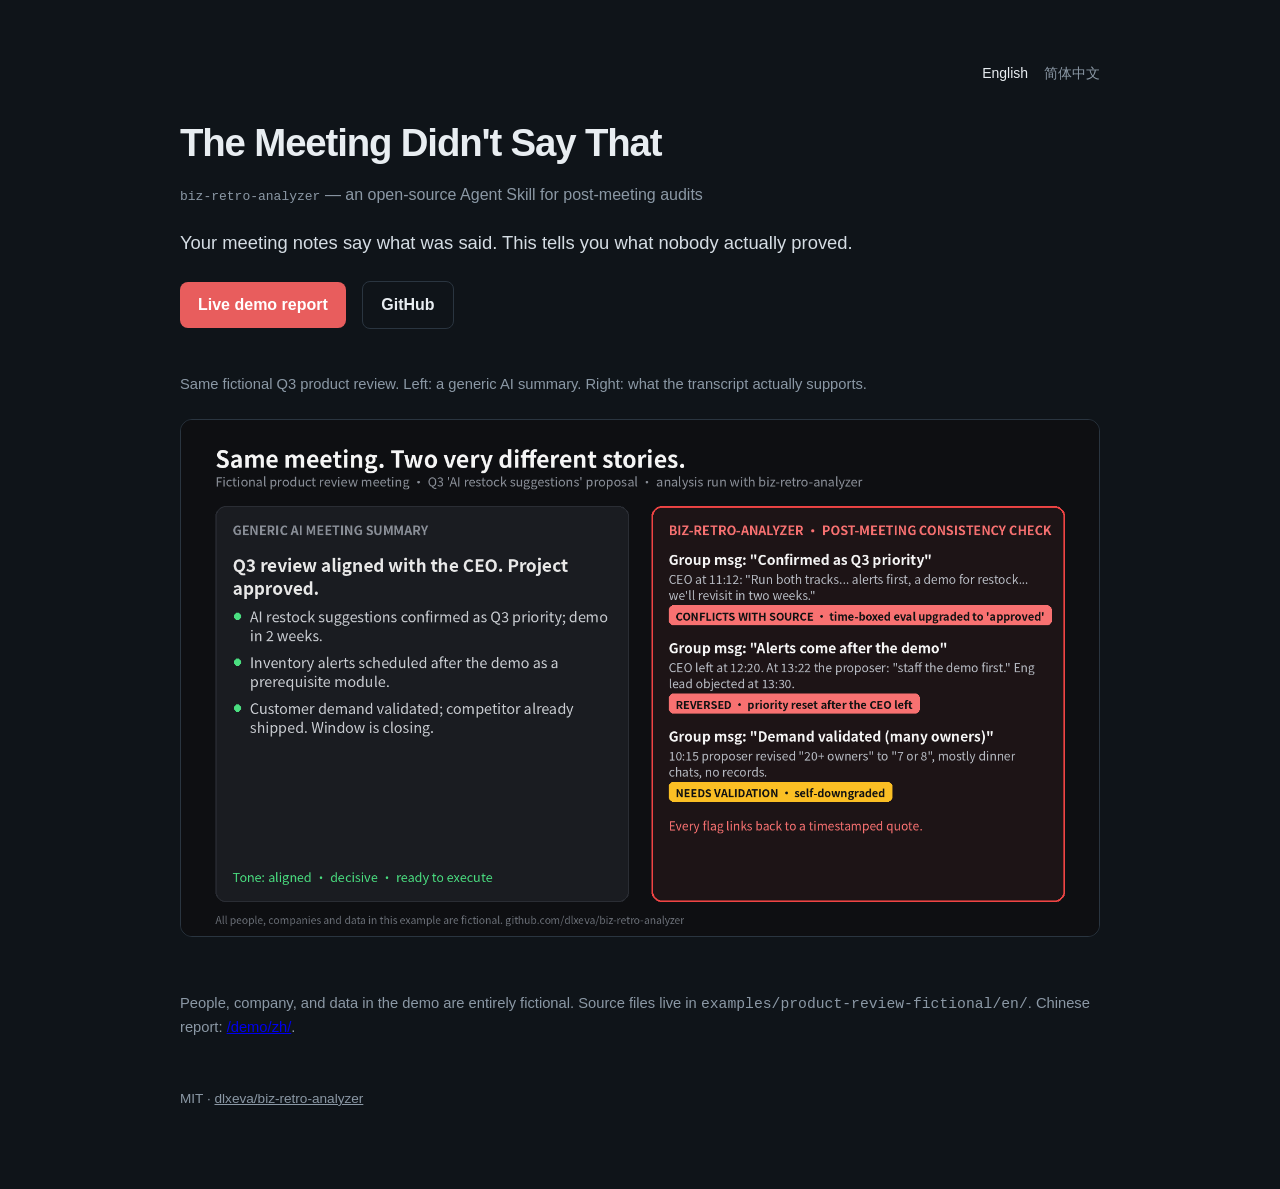
<file: docs/index.html>
<!DOCTYPE html>
<html lang="en">
<head>
  <meta charset="UTF-8">
  <meta name="viewport" content="width=device-width, initial-scale=1.0">
  <title>The Meeting Didn't Say That · biz-retro-analyzer</title>
  <meta name="description" content="Your meeting notes say what was said. This tells you what nobody actually proved.">
  <style>
    :root {
      --bg: #0f1419;
      --paper: #171d24;
      --ink: #e8edf1;
      --muted: #8b98a5;
      --accent: #e85d5d;
      --ok: #3dba7a;
      --border: #2a3540;
    }
    * { box-sizing: border-box; }
    body {
      margin: 0;
      font-family: "Segoe UI", "Helvetica Neue", Arial, system-ui, sans-serif;
      background: var(--bg);
      color: var(--ink);
      line-height: 1.6;
    }
    body.show-zh {
      font-family: "PingFang SC", "Microsoft YaHei", "Segoe UI", sans-serif;
    }
    .wrap { width: min(920px, calc(100% - 40px)); margin: 0 auto; padding: 48px 0 80px; }
    .lang { text-align: right; font-size: 14px; color: var(--muted); }
    .lang a { color: var(--muted); text-decoration: none; margin-left: 12px; }
    .lang a:hover, .lang a.on { color: var(--ink); }
    h1 { font-size: clamp(1.8rem, 4vw, 2.4rem); letter-spacing: -0.03em; margin: 28px 0 8px; }
    .sub { color: var(--muted); margin: 0 0 20px; }
    .hero { font-size: 1.15rem; color: #d5dde4; margin: 0 0 24px; }
    .cta {
      display: inline-block;
      background: var(--accent);
      color: #fff;
      text-decoration: none;
      padding: 10px 18px;
      border-radius: 8px;
      font-weight: 600;
      margin: 0 12px 28px 0;
    }
    .cta.ghost { background: transparent; border: 1px solid var(--border); color: var(--ink); }
    img.shot {
      width: 100%;
      border-radius: 12px;
      border: 1px solid var(--border);
      margin: 8px 0 32px;
    }
    .note { color: var(--muted); font-size: 0.92rem; }
    footer { margin-top: 48px; color: var(--muted); font-size: 0.85rem; }
    footer a { color: var(--muted); }
    .zh { display: none; }
    body.show-zh .en { display: none; }
    body.show-zh .zh { display: block; }
  </style>
</head>
<body>
  <div class="wrap">
    <p class="lang">
      <a href="#en" id="to-en" class="on">English</a>
      <a href="#zh" id="to-zh">简体中文</a>
    </p>

    <div class="en">
      <h1>The Meeting Didn't Say That</h1>
      <p class="sub"><code>biz-retro-analyzer</code> — an open-source Agent Skill for post-meeting audits</p>
      <p class="hero">Your meeting notes say what was said. This tells you what nobody actually proved.</p>
      <p>
        <a class="cta" href="./demo/">Live demo report</a>
        <a class="cta ghost" href="https://github.com/dlxeva/biz-retro-analyzer">GitHub</a>
      </p>
      <p class="note">Same fictional Q3 product review. Left: a generic AI summary. Right: what the transcript actually supports.</p>
      <img class="shot" src="./before-after.png" alt="Generic AI summary versus biz-retro-analyzer">
      <p class="note">People, company, and data in the demo are entirely fictional. Source files live in <code>examples/product-review-fictional/en/</code>. Chinese report: <a href="./demo/zh/">/demo/zh/</a>.</p>
    </div>

    <div class="zh">
      <h1>会后照妖镜</h1>
      <p class="sub"><code>biz-retro-analyzer</code> —— 开源 Agent Skill，专做会后审计</p>
      <p class="hero">纪要告诉你大家说了什么，它告诉你哪句话其实没人证明过。</p>
      <p>
        <a class="cta" href="./demo/zh/">在线演示报告</a>
        <a class="cta ghost" href="https://github.com/dlxeva/biz-retro-analyzer">GitHub</a>
      </p>
      <p class="note">同一场虚构 Q3 评审会。左：普通 AI 纪要。右：逐字稿实际支撑的内容。英文演示在 <a href="./demo/">/demo/</a>。</p>
      <img class="shot" src="./before-after-zh.png" alt="普通纪要 vs biz-retro-analyzer">
      <p class="note">演示中的人物、公司、数据全部虚构。原始材料在 <code>examples/product-review-fictional/</code>。</p>
    </div>

    <footer>
      MIT · <a href="https://github.com/dlxeva/biz-retro-analyzer">dlxeva/biz-retro-analyzer</a>
    </footer>
  </div>
  <script>
    function show(lang) {
      document.body.classList.toggle("show-zh", lang === "zh");
      document.getElementById("to-en").classList.toggle("on", lang !== "zh");
      document.getElementById("to-zh").classList.toggle("on", lang === "zh");
      document.documentElement.lang = lang === "zh" ? "zh-CN" : "en";
    }
    document.getElementById("to-en").addEventListener("click", function (e) { e.preventDefault(); show("en"); });
    document.getElementById("to-zh").addEventListener("click", function (e) { e.preventDefault(); show("zh"); });
    if (location.hash === "#zh") show("zh");
  </script>
</body>
</html>
</file>
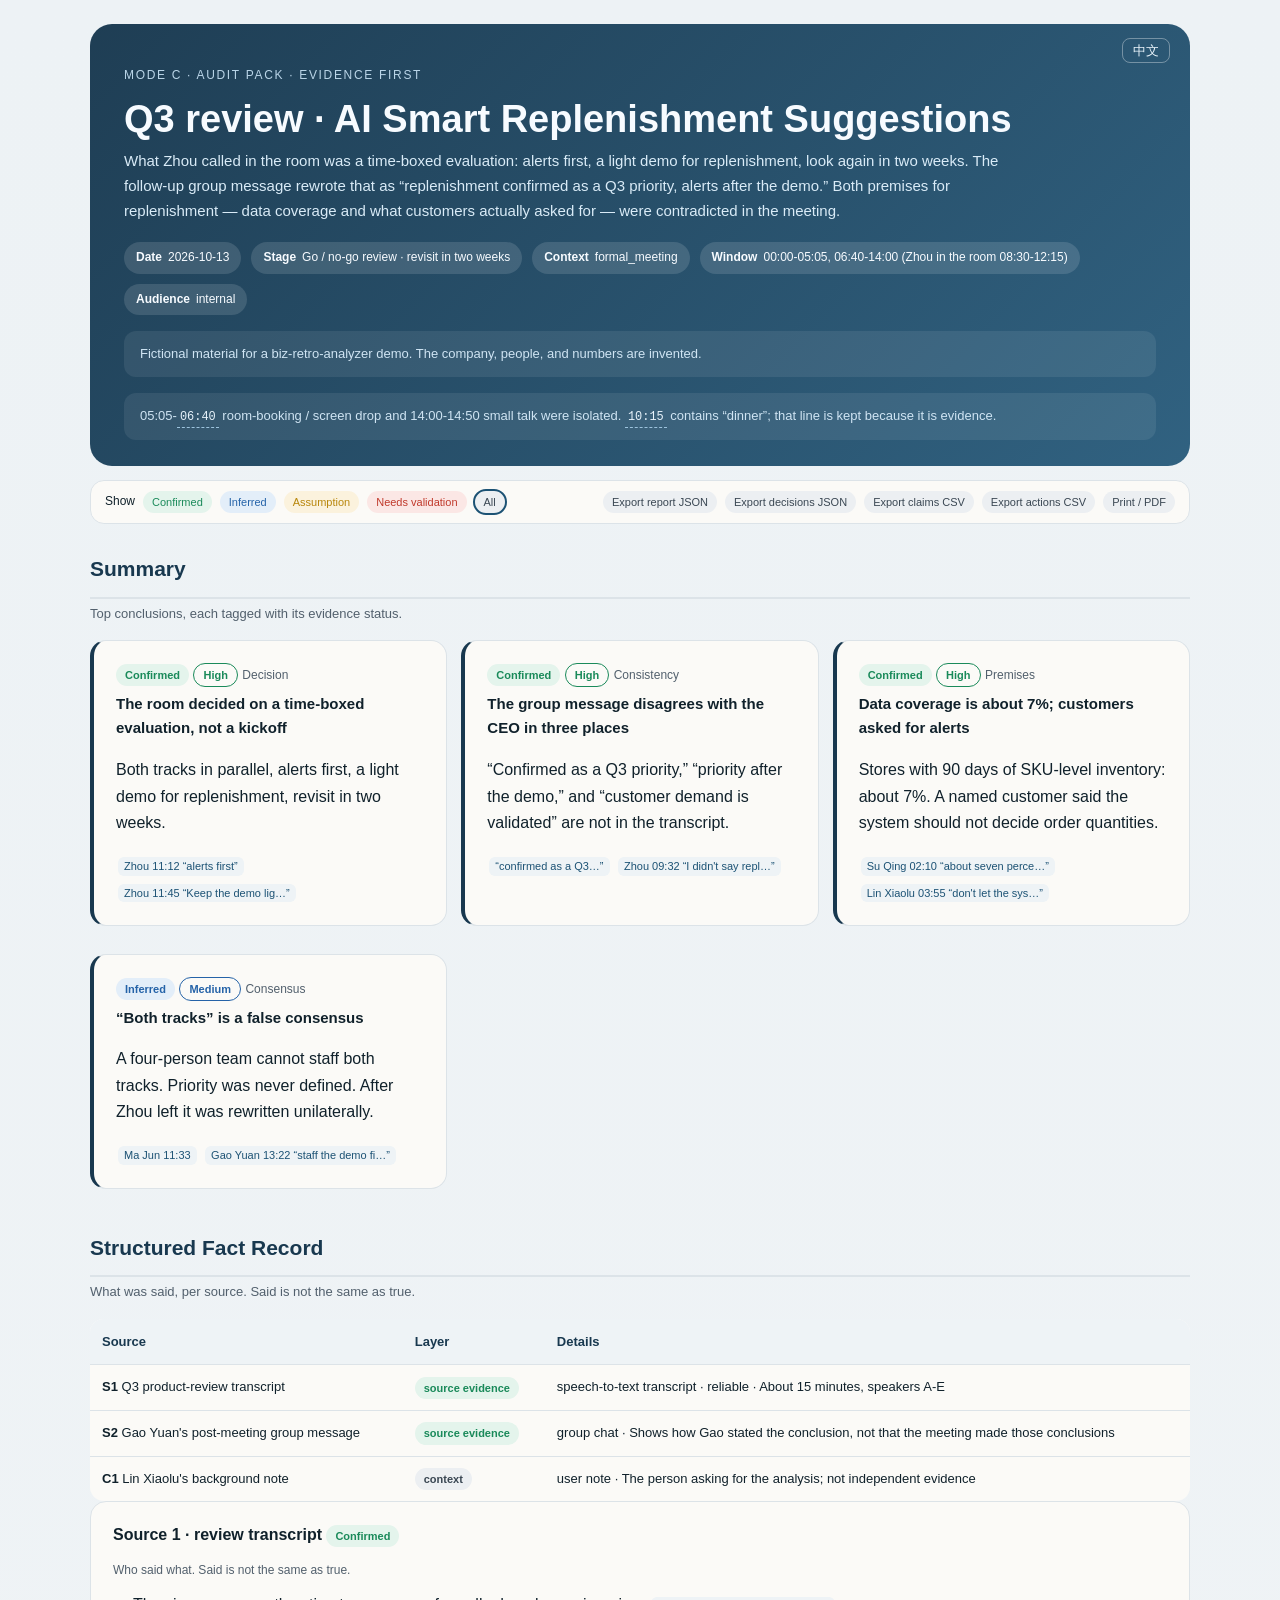
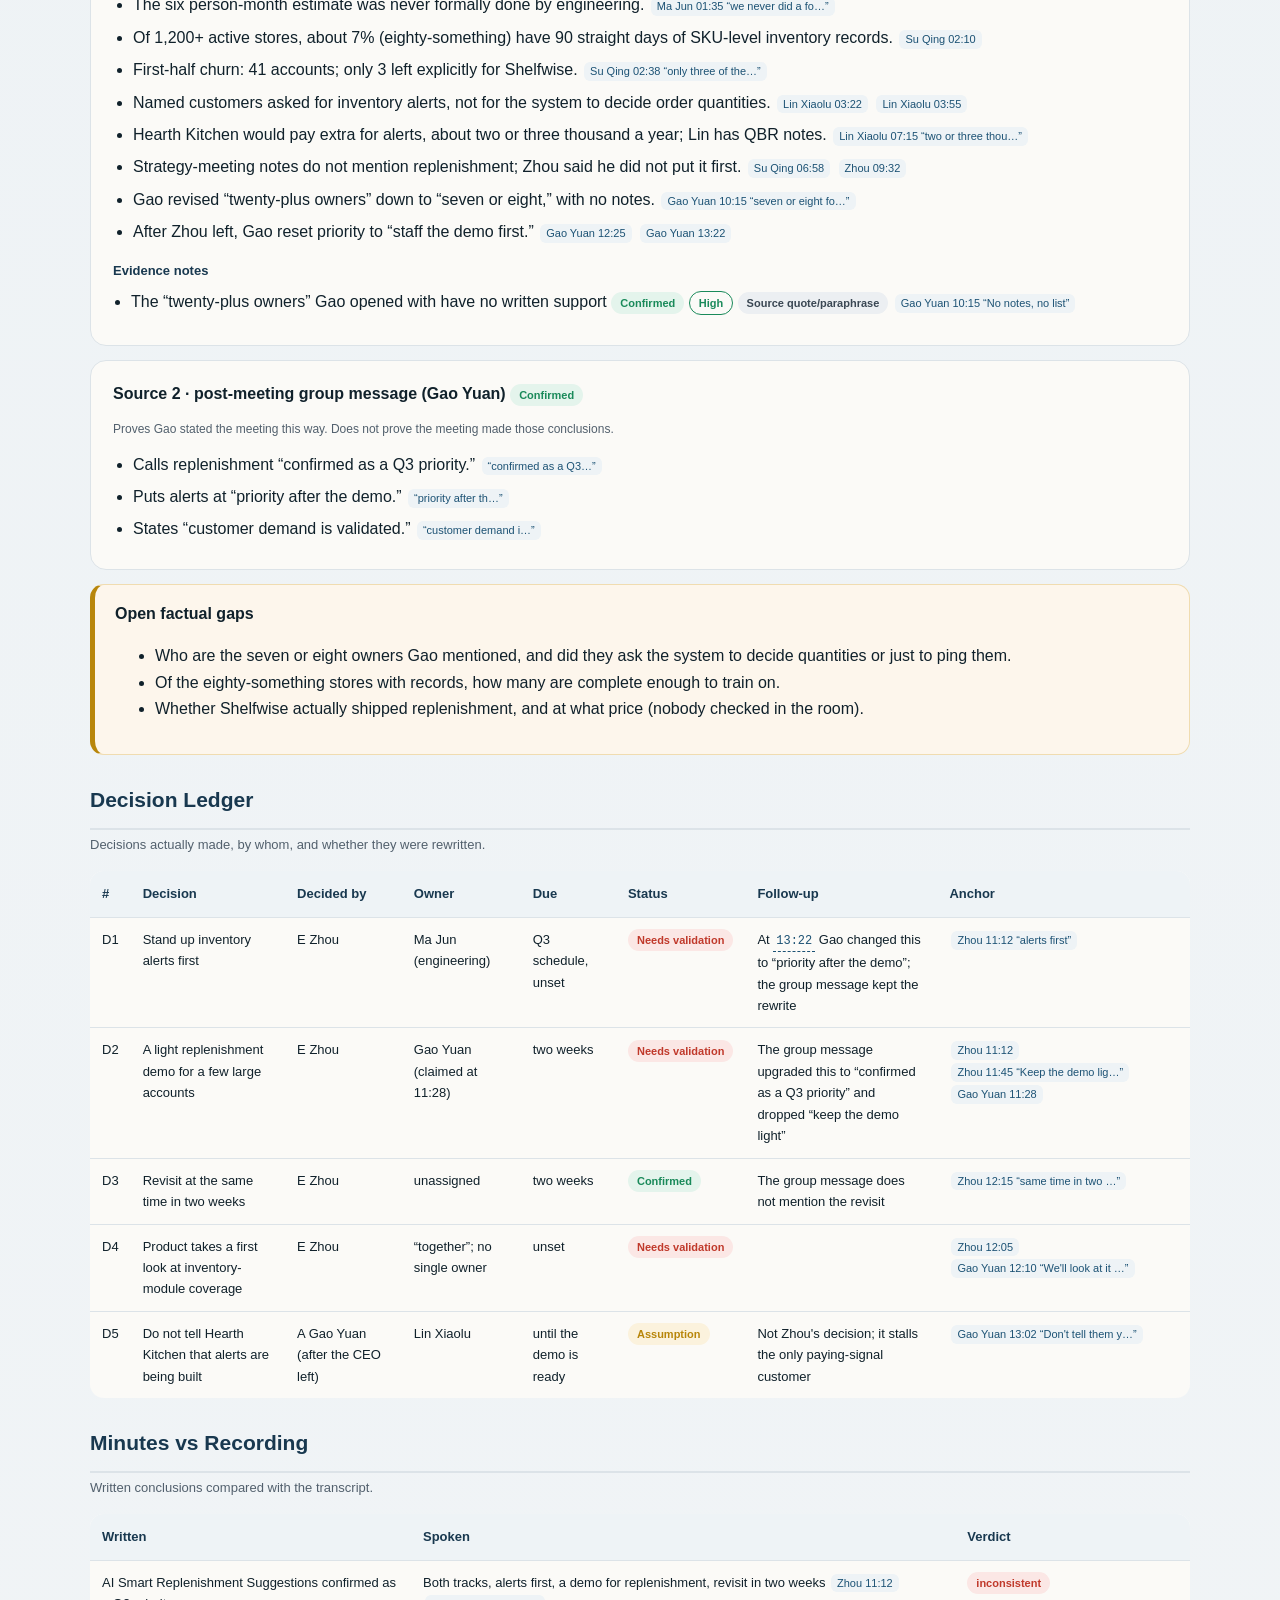
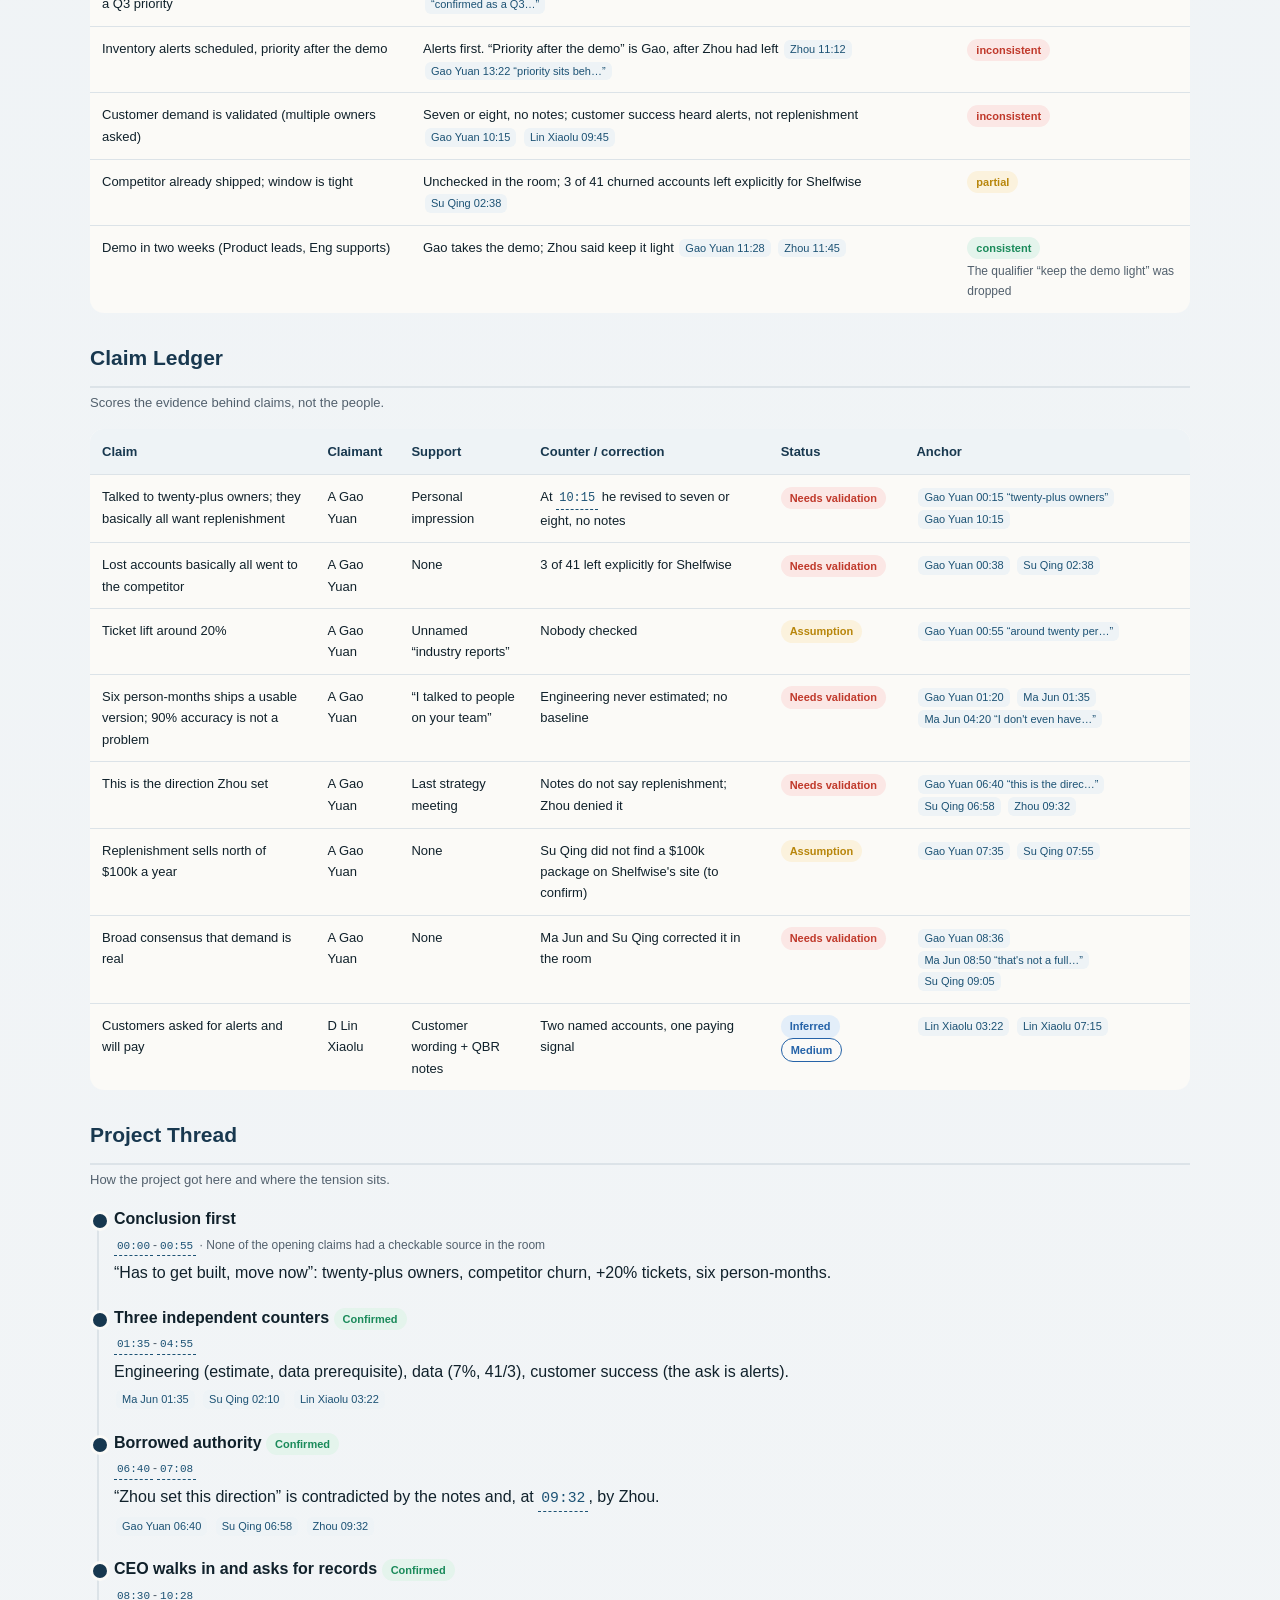
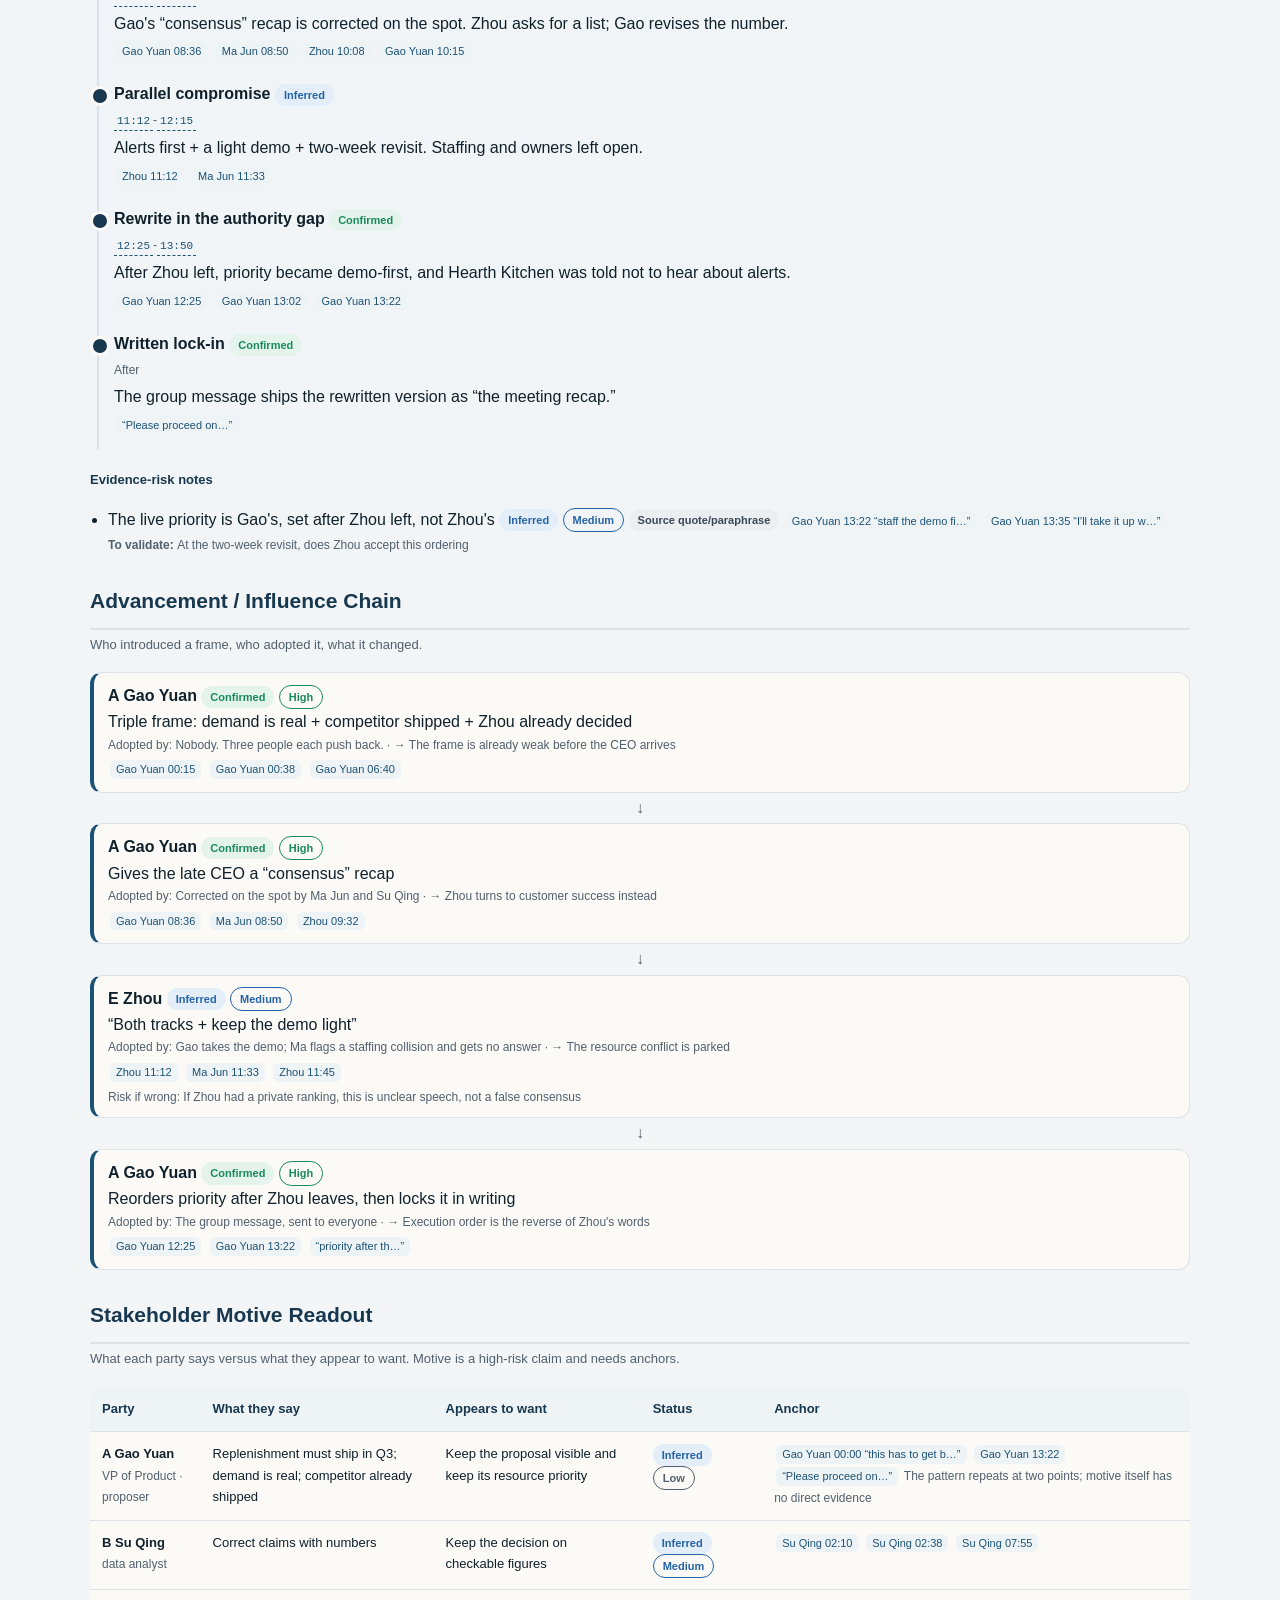
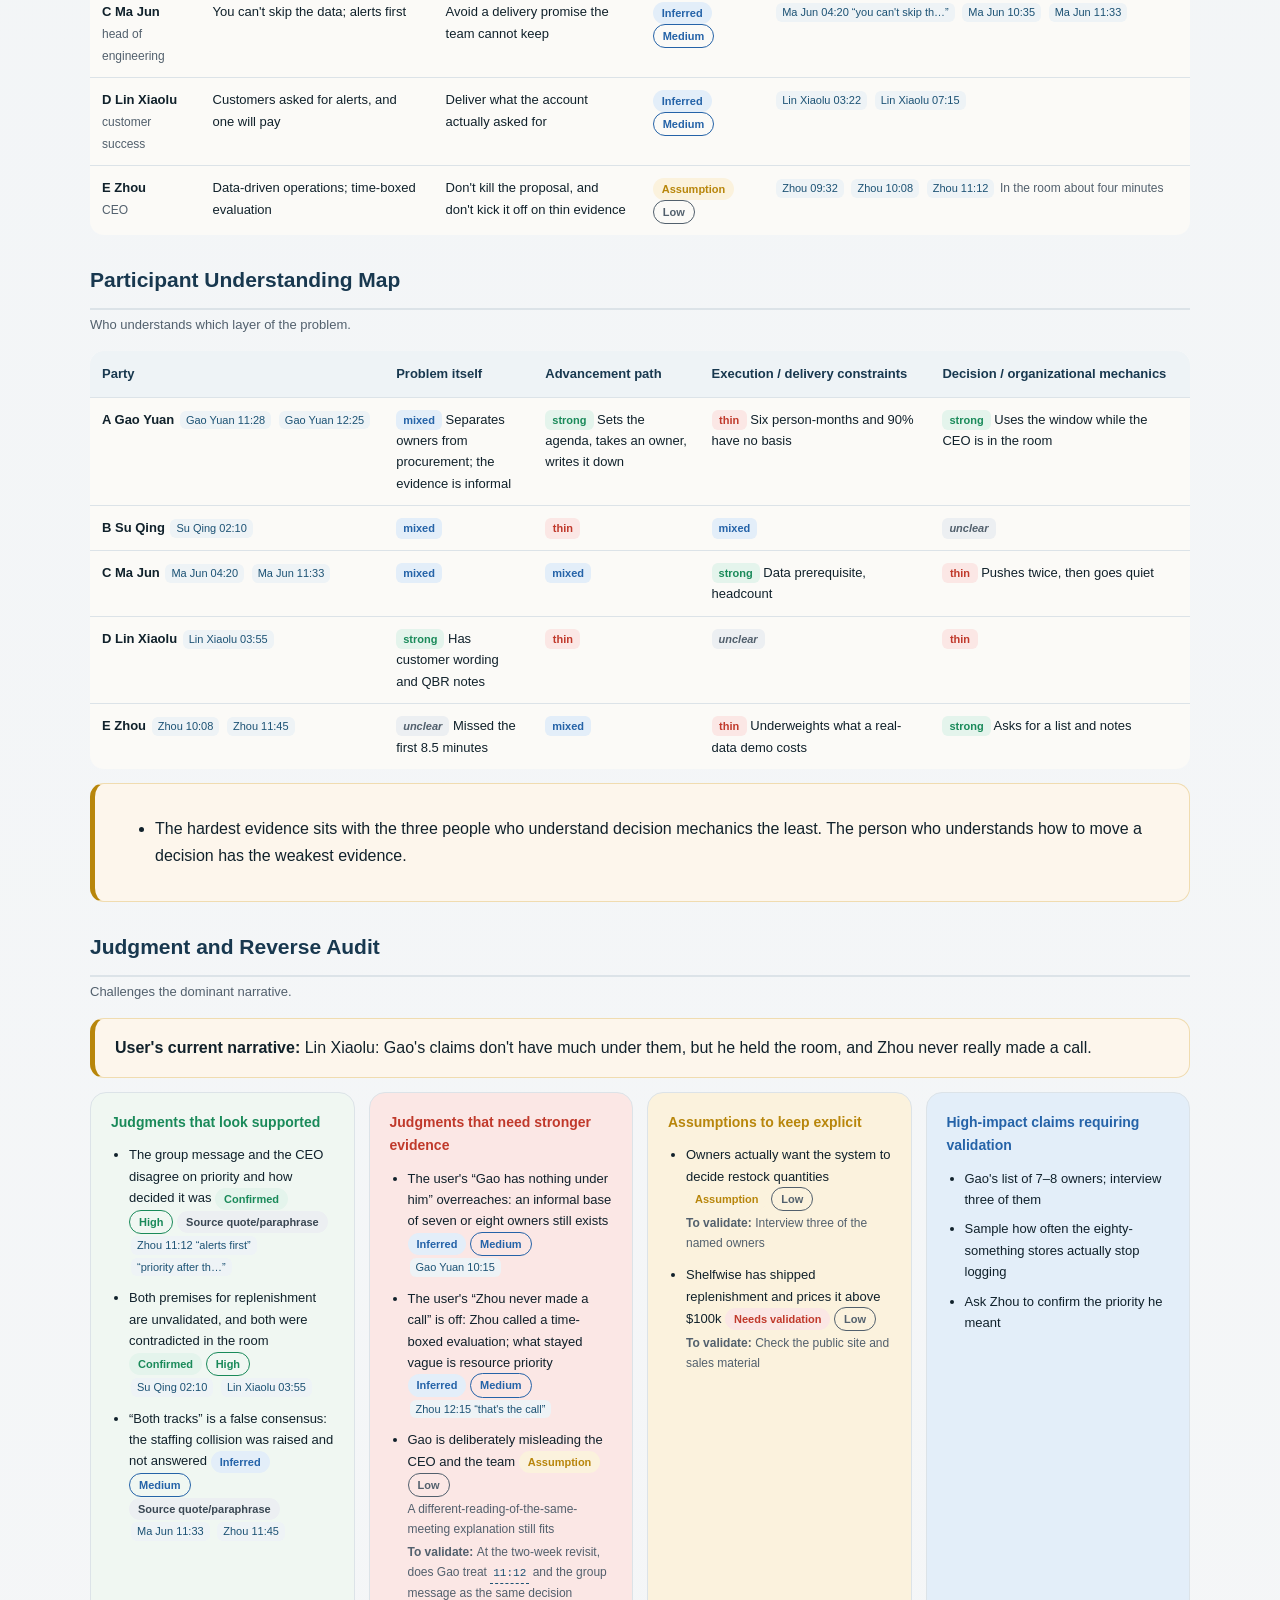
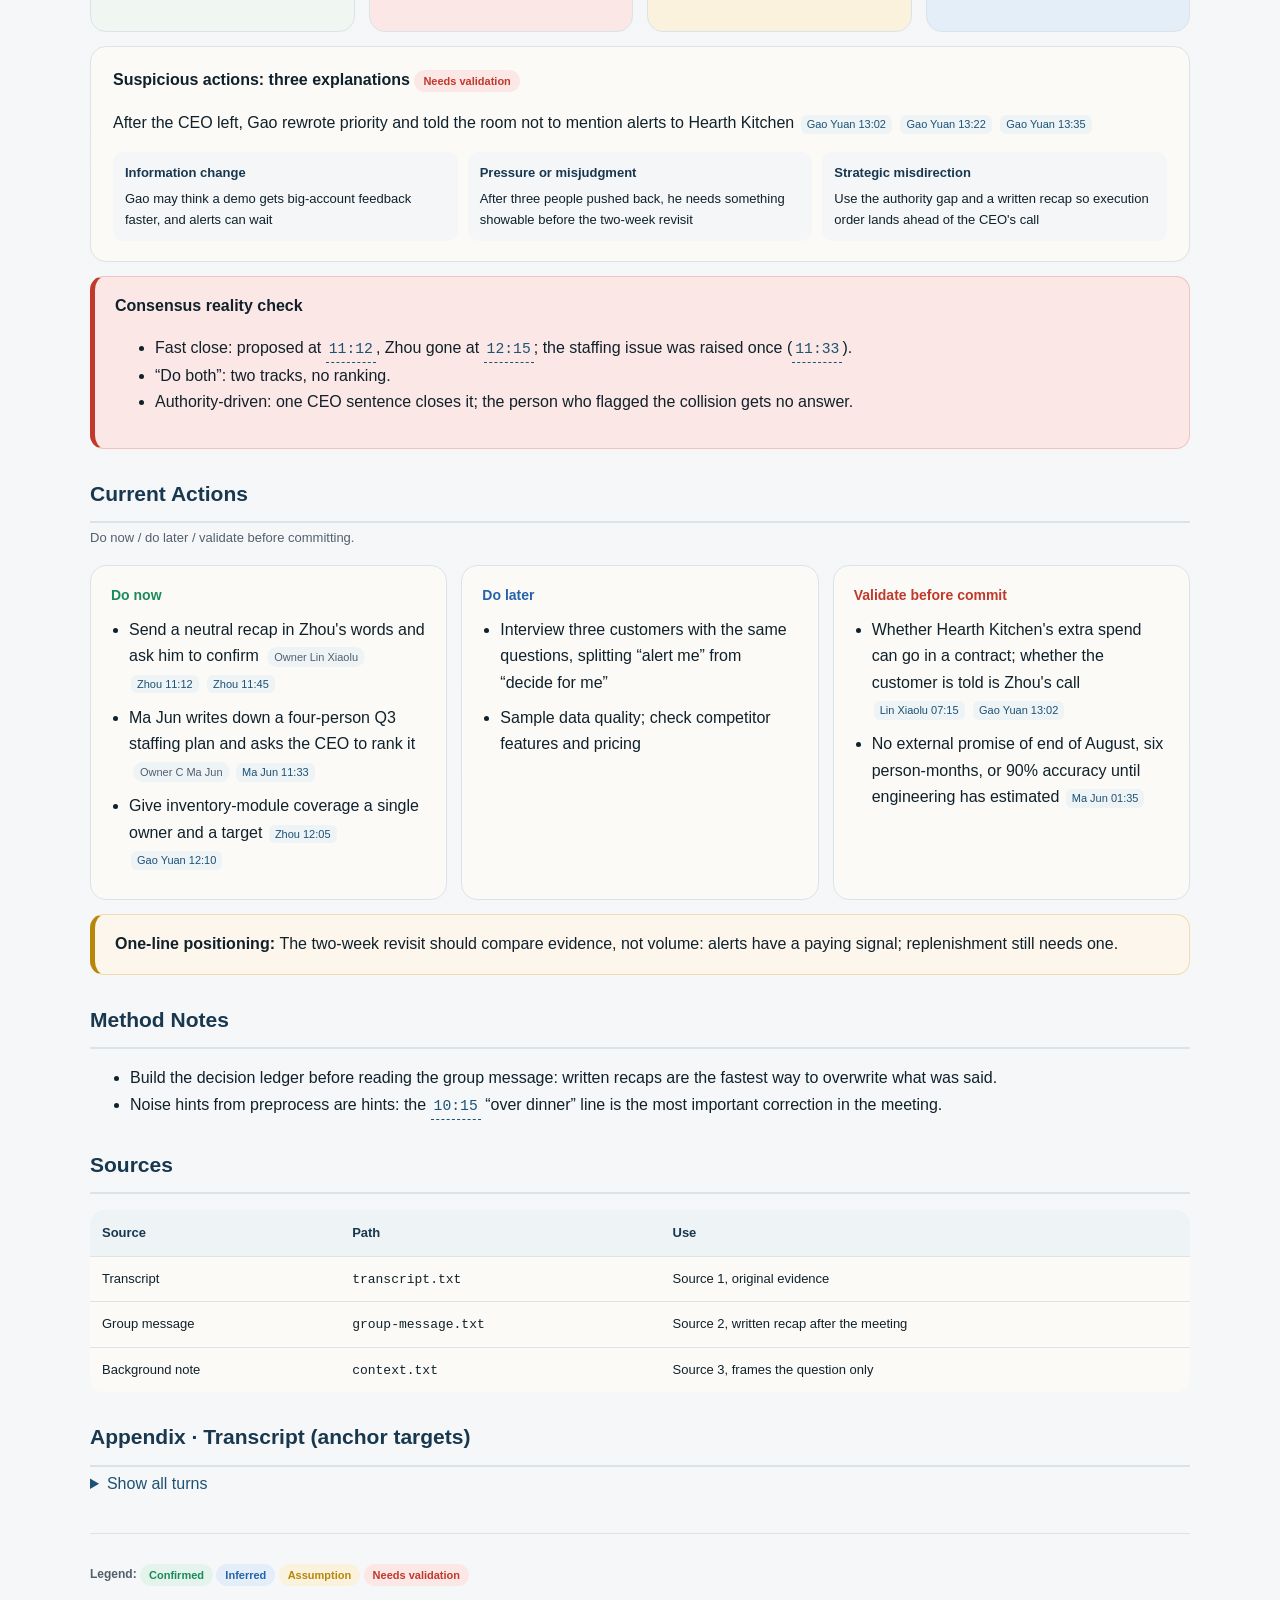
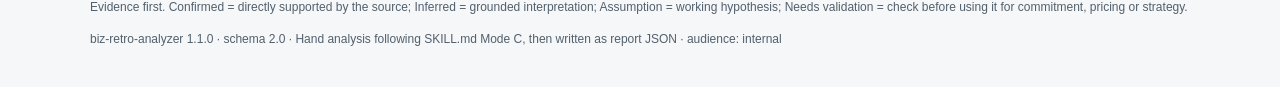
<file: docs/demo/index.html>
<!DOCTYPE html><html lang="en"><head><meta charset="UTF-8">
<meta name="viewport" content="width=device-width, initial-scale=1.0">
<meta name="generator" content="biz-retro-analyzer 1.1.0">
<title>Q3 review · AI Smart Replenishment Suggestions</title><style>/* ===== Biz Retro Analyzer · HTML Report CSS ===== */
/* Report-style layout, not a BI dashboard.
   Evidence status is always visible via tags. */

:root {
  --bg: #eef2f4;
  --paper: #fbfaf7;
  --ink: #10212b;
  --muted: #52606d;
  --navy: #18384f;
  --navy2: #1c5274;

  /* evidence status palette */
  --confirmed: #1a8a5a;     --confirmed-bg: #e4f4ec;
  --inferred:  #2563a8;     --inferred-bg:  #e3eef9;
  --assumption: #b8860b;    --assumption-bg: #fbf2dd;
  --needs: #c0392b;         --needs-bg: #fbe7e5;

  --border: #dce3e8;
}

* { box-sizing: border-box; }

body {
  margin: 0;
  font-family: "Segoe UI", "Helvetica Neue", Arial, system-ui, sans-serif;
  background: linear-gradient(180deg, #edf2f5 0%, #f6f7f8 100%);
  color: var(--ink);
  line-height: 1.65;
}

html[lang^="zh"] body {
  font-family: "PingFang SC", "Microsoft YaHei", "Segoe UI", sans-serif;
}

.page { width: min(1100px, calc(100% - 32px)); margin: 24px auto 48px; }

/* ---------- Hero ---------- */
.hero {
  position: relative;
  padding: 30px 34px 26px;
  border-radius: 22px;
  background: linear-gradient(135deg, rgba(24,56,79,.97), rgba(28,82,116,.90));
  color: #f7fbff;
}

.lang-switch {
  position: absolute;
  top: 16px;
  right: 20px;
  margin: 0;
  font-size: 13px;
}

.lang-switch a {
  color: #e8f3fa;
  text-decoration: none;
  border: 1px solid rgba(255,255,255,.35);
  border-radius: 8px;
  padding: 4px 10px;
}

.lang-switch a:hover { background: rgba(255,255,255,.12); }
.hero .eyebrow { color:#bad5e8; font-size:12px; letter-spacing:.14em; text-transform:uppercase; }
.hero h1 { margin:10px 0 8px; font-size:clamp(26px,3.4vw,38px); line-height:1.15; }
.hero .lead { margin:0; max-width:880px; color:#d9ebf7; font-size:15px; }
.hero-meta { display:flex; flex-wrap:wrap; gap:10px; margin-top:18px; }
.hero-note { margin-top:16px; padding:12px 16px; border-radius:12px; background:rgba(255,255,255,.08); color:#cfe4f3; font-size:13px; }

.chip {
  display:inline-flex; align-items:center; gap:6px;
  padding:6px 12px; border-radius:999px; font-size:12px;
  background:rgba(255,255,255,.13); color:#f7fbff;
}

/* ---------- Tags ---------- */
.tag {
  display:inline-block; padding:2px 9px; border-radius:999px;
  font-size:11px; font-weight:600; white-space:nowrap; vertical-align:middle;
}
.t-confirmed { background:var(--confirmed-bg); color:var(--confirmed); }
.t-inferred  { background:var(--inferred-bg);  color:var(--inferred); }
.t-assumption{ background:var(--assumption-bg);color:var(--assumption); }
.t-needs     { background:var(--needs-bg);     color:var(--needs); }
.t-context   { background:#eceff2; color:#3a4753; }

/* ---------- Section ---------- */
.section { margin-top:28px; }
.section h2 {
  font-size:21px; margin:0 0 4px; color:var(--navy);
  padding-bottom:10px; border-bottom:2px solid var(--border);
}
.section .sub { color:var(--muted); font-size:13px; margin:0 0 16px; }

/* ---------- Cards ---------- */
.card {
  background:var(--paper); border:1px solid var(--border);
  border-radius:16px; padding:20px 22px; margin:0 0 14px;
}
.card h3 { margin:0 0 10px; font-size:16px; color:var(--ink); }
.card ul { margin:8px 0 0; padding-left:20px; }
.card li { margin-bottom:6px; }
.card-grid { display:grid; grid-template-columns:repeat(auto-fit,minmax(300px,1fr)); gap:14px; }
.anchor { color:var(--muted); font-size:12px; }

/* summary cards */
.sum-card { border-left:4px solid var(--navy); }
.sum-card .headline { font-weight:700; font-size:15px; margin:4px 0 8px; }

/* ---------- Tables ---------- */
.tbl-wrap { overflow-x:auto; }
table { width:100%; border-collapse:collapse; font-size:13px; background:var(--paper); border-radius:14px; overflow:hidden; }
th { background:#eef3f6; text-align:left; padding:12px; color:var(--navy); font-weight:600; white-space:nowrap; }
td { padding:11px 12px; border-top:1px solid var(--border); vertical-align:top; }
tr:hover td { background:#f7f9fb; }

/* ---------- Timeline ---------- */
.timeline { position:relative; padding-left:24px; }
.timeline::before { content:""; position:absolute; left:7px; top:6px; bottom:6px; width:2px; background:var(--border); }
.tl-item { position:relative; padding:0 0 18px; }
.tl-item::before {
  content:""; position:absolute; left:-24px; top:5px; width:14px; height:14px;
  border-radius:50%; background:var(--navy); border:3px solid var(--paper);
}
.tl-item .tl-title { font-weight:600; margin-bottom:3px; }
.tl-item .tl-meta { font-size:12px; color:var(--muted); margin-bottom:4px; }

/* ---------- Audit board (4-up) ---------- */
.audit-grid { display:grid; grid-template-columns:repeat(auto-fit,minmax(240px,1fr)); gap:14px; margin-bottom:14px; }
.audit-box { border-radius:16px; padding:18px 20px; border:1px solid var(--border); }
.audit-box h4 { margin:0 0 10px; font-size:14px; }
.audit-box ul { margin:0; padding-left:18px; font-size:13px; }
.audit-box li { margin-bottom:8px; }
.box-supported { background:#f0f7f2; } .box-supported h4 { color:var(--confirmed); }
.box-weak { background:var(--needs-bg); }     .box-weak h4 { color:var(--needs); }
.box-assume { background:var(--assumption-bg); }.box-assume h4 { color:var(--assumption); }
.box-validate { background:var(--inferred-bg);} .box-validate h4 { color:var(--inferred); }

/* ---------- Action lanes ---------- */
.act-grid { display:grid; grid-template-columns:repeat(auto-fit,minmax(260px,1fr)); gap:14px; }
.act-box { background:var(--paper); border-radius:16px; padding:18px 20px; border:1px solid var(--border); }
.act-box h4 { margin:0 0 10px; font-size:14px; }
.act-box ul { margin:0; padding-left:18px; }
.act-box li { margin-bottom:9px; }
.act-now h4 { color:var(--confirmed); }
.act-later h4 { color:var(--inferred); }
.act-validate h4 { color:var(--needs); }
.owner { display:inline-block; margin-left:4px; font-size:11px; padding:1px 7px; border-radius:999px; background:#eef3f6; color:var(--muted); }

/* ---------- Callout ---------- */
.callout {
  background:#fdf6ec; border:1px solid #f0dcb0; border-left:5px solid var(--assumption);
  border-radius:14px; padding:16px 20px; margin:14px 0;
}
.callout.warn { background:var(--needs-bg); border-color:#f0c4be; border-left-color:var(--needs); }
.callout strong { color:var(--ink); }

/* ---------- Footer ---------- */
.footer { margin-top:36px; padding-top:18px; border-top:1px solid var(--border); color:var(--muted); font-size:12px; }

/* ---------- Strength, layer and level chips ---------- */
/* Status is filled; strength is outlined, so the two are never confused. */
.s-high, .s-medium, .s-low { background:transparent; border:1px solid currentColor; }
.s-high { color:var(--confirmed); } .s-medium { color:var(--inferred); } .s-low { color:var(--muted); }
.layer-source { background:var(--confirmed-bg); color:var(--confirmed); }
.layer-context { background:#eceff2; color:#3a4753; }
.layer-later_reasoning { background:var(--assumption-bg); color:var(--assumption); }
.lv { display:inline-block; min-width:3.2em; text-align:center; padding:1px 7px; border-radius:6px; font-size:11px; font-weight:600; }
.lv-strong { background:var(--confirmed-bg); color:var(--confirmed); }
.lv-mixed { background:var(--inferred-bg); color:var(--inferred); }
.lv-thin { background:var(--needs-bg); color:var(--needs); }
.lv-unclear { background:#eceff2; color:var(--muted); font-style:italic; }
.um td:first-child { white-space:nowrap; }

/* ---------- Judgments ---------- */
ul.judgments { padding-left:18px; }
ul.judgments li { margin-bottom:10px; }
.note { color:var(--muted); font-size:12px; margin-top:3px; }
.card h4, .section > h4 { margin:14px 0 4px; font-size:13px; color:var(--navy); }
.suspicious .three { display:grid; grid-template-columns:repeat(auto-fit,minmax(200px,1fr)); gap:10px; }
.suspicious .three > div { background:#f4f6f8; border-radius:10px; padding:10px 12px; font-size:13px; }
.suspicious .three h4 { margin:0 0 4px; }
.suspicious .three p { margin:0; }

/* ---------- Source anchors ---------- */
.ancs { display:inline; }
.anc { display:inline-block; margin:1px 2px; padding:0 6px; border-radius:6px; background:#eef3f6; color:var(--navy2);
  font-size:11px; line-height:1.7; text-decoration:none; white-space:nowrap; }
a.anc:hover { background:var(--inferred-bg); }
a.anc.ts { margin:0; padding:0 3px; font-family:ui-monospace,SFMono-Regular,Menlo,monospace; font-size:.92em;
  background:transparent; border-bottom:1px dashed var(--navy2); border-radius:0; }
.hero a.anc.ts { color:#e8f3fb; border-bottom-color:#9cc3dd; }
.anc.bad { background:var(--needs-bg); color:var(--needs); text-decoration:line-through; }
.tx h3, #appendix h3 { font-size:14px; scroll-margin-top:72px; }
.tx pre { white-space:pre-wrap; font:inherit; font-size:13px; margin:0; }
.tx p { margin:4px 0; font-size:13px; scroll-margin-top:72px; }
.tx p:target { background:#fff3c4; border-radius:6px; padding:2px 6px; }
details.tx-wrap summary { cursor:pointer; color:var(--navy2); }

/* ---------- Influence chain ---------- */
.chain { display:flex; flex-direction:column; gap:2px; }
.chain .node { background:var(--paper); border:1px solid var(--border); border-left:4px solid var(--navy2); border-radius:12px; padding:10px 14px; }
.chain .who { font-weight:700; }
.chain .arrow { text-align:center; color:var(--muted); }

/* ---------- Filter bar ---------- */
.filter { position:sticky; top:0; z-index:5; display:flex; gap:8px; align-items:center; flex-wrap:wrap;
  padding:10px 14px; margin:14px 0 0; background:rgba(251,250,247,.96); border:1px solid var(--border);
  border-radius:14px; font-size:12px; }
.filter button { border:0; cursor:pointer; font:inherit; font-size:11px; }
.filter button.on { outline:2px solid var(--navy2); }
.filter .sp { flex:1; }
.dim { opacity:.18; transition:opacity .2s; }
.audience-note { margin-top:14px; }

@media (max-width:640px) {
  .hero { padding:24px 20px; }
  .card { padding:16px; }
  .card-grid, .audit-grid, .act-grid { grid-template-columns:1fr; }
  .filter { position:static; }
  td, th { padding:8px; }
}

@media print {
  body { background:#fff; }
  .page { width:auto; margin:0; }
  .filter, details.tx-wrap > summary { display:none; }
  details.tx-wrap > * { display:block; }
  .hero { -webkit-print-color-adjust:exact; print-color-adjust:exact; }
  .section, .card, .audit-box, .act-box, tr { break-inside:avoid-page; }
  .dim { opacity:1; }
  a.anc { color:inherit; }
}
</style></head><body><main class="page">
<header class="hero">
<p class="lang-switch"><a href="./zh/">中文</a></p>
<p class="eyebrow">Mode C · Audit Pack · Evidence first</p><h1>Q3 review · AI Smart Replenishment Suggestions</h1>
<p class="lead">What Zhou called in the room was a time-boxed evaluation: alerts first, a light demo for replenishment, look again in two weeks. The follow-up group message rewrote that as “replenishment confirmed as a Q3 priority, alerts after the demo.” Both premises for replenishment — data coverage and what customers actually asked for — were contradicted in the meeting.</p>
<div class="hero-meta"><span class="chip"><strong>Date</strong> 2026-10-13</span><span class="chip"><strong>Stage</strong> Go / no-go review · revisit in two weeks</span><span class="chip"><strong>Context</strong> formal_meeting</span><span class="chip"><strong>Window</strong> 00:00-05:05, 06:40-14:00 (Zhou in the room 08:30-12:15)</span><span class="chip"><strong>Audience</strong> internal</span></div>
<div class="hero-note">Fictional material for a biz-retro-analyzer demo. The company, people, and numbers are invented.</div>
<div class="hero-note">05:05-<a class="anc ts" href="#t-S1-400" title="A Gao Yuan: Alright, back. One more thing I want on the record. This is the direction Zhou set. At the last strategy meeting he said this year we go after intelligence, and">06:40</a> room-booking / screen drop and 14:00-14:50 small talk were isolated. <a class="anc ts" href="#t-S1-615" title="A Gao Yuan: I&#x27;ll put a list together. Most of it was over dinner. No notes, no list. Twenty-plus was probably high — seven or eight for sure.">10:15</a> contains “dinner”; that line is kept because it is evidence.</div>
</header>
<nav class="filter" aria-label="filter"><span>Show</span>
<button type="button" data-f="Confirmed" class="tag t-confirmed">Confirmed</button>
<button type="button" data-f="Inferred" class="tag t-inferred">Inferred</button>
<button type="button" data-f="Assumption" class="tag t-assumption">Assumption</button>
<button type="button" data-f="Needs validation" class="tag t-needs">Needs validation</button>
<button type="button" data-f="all" class="tag t-context on">All</button><span class="sp"></span>
<button type="button" id="exp-report" class="tag t-context">Export report JSON</button>
<button type="button" id="exp-decisions" class="tag t-context">Export decisions JSON</button>
<button type="button" id="exp-claims" class="tag t-context">Export claims CSV</button>
<button type="button" id="exp-actions" class="tag t-context">Export actions CSV</button>
<button type="button" onclick="window.print()" class="tag t-context">Print / PDF</button></nav>
<section class="section" id="summary"><h2>Summary</h2><p class="sub">Top conclusions, each tagged with its evidence status.</p><div class="card-grid"><div class="card sum-card" data-s="Confirmed"><span class="tag t-confirmed" title="Confirmed">Confirmed</span> <span class="tag s-high">High</span> <span class="anchor">Decision</span><div class="headline">The room decided on a time-boxed evaluation, not a kickoff</div><p>Both tracks in parallel, alerts first, a light demo for replenishment, revisit in two weeks.</p><span class="ancs"><a class="anc" href="#t-S1-672" title="E Zhou 11:12: Alright. I hear both sides. Run both tracks in parallel. Alerts first, get that standing, and do a demo for replenishment so a few big accounts can react. We&#x27;ll">Zhou 11:12 “alerts first”</a> <a class="anc" href="#t-S1-705" title="E Zhou 11:45: Keep the demo light. A sketch that explains the idea is enough.">Zhou 11:45 “Keep the demo lig…”</a></span></div><div class="card sum-card" data-s="Confirmed"><span class="tag t-confirmed" title="Confirmed">Confirmed</span> <span class="tag s-high">High</span> <span class="anchor">Consistency</span><div class="headline">The group message disagrees with the CEO in three places</div><p>“Confirmed as a Q3 priority,” “priority after the demo,” and “customer demand is validated” are not in the transcript.</p><span class="ancs"><a class="anc" href="#src-S2" title="confirmed as a Q3 priority">“confirmed as a Q3…”</a> <a class="anc" href="#t-S1-572" title="E Zhou 09:32: What I said at the strategy meeting was data-driven operations. Replenishment is a direction. I didn&#x27;t say replenishment had to go first. Lin, what are you hear">Zhou 09:32 “I didn&#x27;t say repl…”</a></span></div><div class="card sum-card" data-s="Confirmed"><span class="tag t-confirmed" title="Confirmed">Confirmed</span> <span class="tag s-high">High</span> <span class="anchor">Premises</span><div class="headline">Data coverage is about 7%; customers asked for alerts</div><p>Stores with 90 days of SKU-level inventory: about 7%. A named customer said the system should not decide order quantities.</p><span class="ancs"><a class="anc" href="#t-S1-130" title="B Su Qing 02:10: I have a number from last week. Of the twelve hundred plus active stores, the ones with ninety straight days of SKU-level inventory records are about seven perc">Su Qing 02:10 “about seven perce…”</a> <a class="anc" href="#t-S1-235" title="D Lin Xiaolu 03:55: I don&#x27;t think it is. Hearth Kitchen&#x27;s procurement manager said, we decide how much to buy — don&#x27;t let the system decide for us. If it blows up, whose name is on">Lin Xiaolu 03:55 “don&#x27;t let the sys…”</a></span></div><div class="card sum-card" data-s="Inferred"><span class="tag t-inferred" title="Inferred">Inferred</span> <span class="tag s-medium">Medium</span> <span class="anchor">Consensus</span><div class="headline">“Both tracks” is a false consensus</div><p>A four-person team cannot staff both tracks. Priority was never defined. After Zhou left it was rewritten unilaterally.</p><span class="ancs"><a class="anc" href="#t-S1-693" title="C Ma Jun 11:33: Zhou, if it&#x27;s both tracks, my team is four people in Q3. Alerts is three person-months. A replenishment demo on real data is at least two people, and that...">Ma Jun 11:33</a> <a class="anc" href="#t-S1-802" title="A Gao Yuan 13:22: Schedule alerts normally, but priority sits behind the replenishment demo. Staff the demo first.">Gao Yuan 13:22 “staff the demo fi…”</a></span></div></div></section>
<section class="section" id="fact"><h2>Structured Fact Record</h2><p class="sub">What was said, per source. Said is not the same as true.</p><div class="tbl-wrap"><table><thead><tr><th>Source</th><th>Layer</th><th>Details</th></tr></thead><tbody><tr><td><strong>S1</strong> Q3 product-review transcript</td><td><span class="tag layer-source">source evidence</span></td><td>speech-to-text transcript · reliable · About 15 minutes, speakers A-E</td></tr><tr><td><strong>S2</strong> Gao Yuan&#x27;s post-meeting group message</td><td><span class="tag layer-source">source evidence</span></td><td>group chat · Shows how Gao stated the conclusion, not that the meeting made those conclusions</td></tr><tr><td><strong>C1</strong> Lin Xiaolu&#x27;s background note</td><td><span class="tag layer-context">context</span></td><td>user note · The person asking for the analysis; not independent evidence</td></tr></tbody></table></div><div class="card" data-s="Confirmed"><h3>Source 1 · review transcript <span class="tag t-confirmed" title="Confirmed">Confirmed</span></h3><p class="anchor">Who said what. Said is not the same as true.</p><ul><li>The six person-month estimate was never formally done by engineering. <span class="ancs"><a class="anc" href="#t-S1-95" title="C Ma Jun 01:35: Yeah... we never did a formal estimate. And I want to put a prerequisite on the table. Replenishment suggestions need SKU-level inventory — every store, every S">Ma Jun 01:35 “we never did a fo…”</a></span></li><li>Of 1,200+ active stores, about 7% (eighty-something) have 90 straight days of SKU-level inventory records. <span class="ancs"><a class="anc" href="#t-S1-130" title="B Su Qing 02:10: I have a number from last week. Of the twelve hundred plus active stores, the ones with ninety straight days of SKU-level inventory records are about seven perc">Su Qing 02:10</a></span></li><li>First-half churn: 41 accounts; only 3 left explicitly for Shelfwise. <span class="ancs"><a class="anc" href="#t-S1-158" title="B Su Qing 02:38: And on the churn piece. I pulled first-half churn: forty-one accounts. The tagged reasons, top of the list, are price, POS stability, and slow implementation. O">Su Qing 02:38 “only three of the…”</a></span></li><li>Named customers asked for inventory alerts, not for the system to decide order quantities. <span class="ancs"><a class="anc" href="#t-S1-202" title="D Lin Xiaolu 03:22: Can I jump in. I own a few of the big East-region accounts. Customers have asked, yes — Hearth Kitchen, and a bakery chain. What they actually asked for is inve">Lin Xiaolu 03:22</a> <a class="anc" href="#t-S1-235" title="D Lin Xiaolu 03:55: I don&#x27;t think it is. Hearth Kitchen&#x27;s procurement manager said, we decide how much to buy — don&#x27;t let the system decide for us. If it blows up, whose name is on">Lin Xiaolu 03:55</a></span></li><li>Hearth Kitchen would pay extra for alerts, about two or three thousand a year; Lin has QBR notes. <span class="ancs"><a class="anc" href="#t-S1-435" title="D Lin Xiaolu 07:15: One more from Hearth Kitchen. If we can do inventory alerts, they said they&#x27;d pay extra — something like two or three thousand a year. Their procurement lead sa">Lin Xiaolu 07:15 “two or three thou…”</a></span></li><li>Strategy-meeting notes do not mention replenishment; Zhou said he did not put it first. <span class="ancs"><a class="anc" href="#t-S1-418" title="B Su Qing 06:58: I, uh, I read the strategy-meeting notes. They say &quot;raise data-driven operations.&quot; They don&#x27;t say replenishment.">Su Qing 06:58</a> <a class="anc" href="#t-S1-572" title="E Zhou 09:32: What I said at the strategy meeting was data-driven operations. Replenishment is a direction. I didn&#x27;t say replenishment had to go first. Lin, what are you hear">Zhou 09:32</a></span></li><li>Gao revised “twenty-plus owners” down to “seven or eight,” with no notes. <span class="ancs"><a class="anc" href="#t-S1-615" title="A Gao Yuan 10:15: I&#x27;ll put a list together. Most of it was over dinner. No notes, no list. Twenty-plus was probably high — seven or eight for sure.">Gao Yuan 10:15 “seven or eight fo…”</a></span></li><li>After Zhou left, Gao reset priority to “staff the demo first.” <span class="ancs"><a class="anc" href="#t-S1-745" title="A Gao Yuan 12:25: Okay. Per Zhou, the replenishment demo is the priority. Ma, you schedule alerts. Su, send me the eighty-store list. I&#x27;ll pick a few for the demo.">Gao Yuan 12:25</a> <a class="anc" href="#t-S1-802" title="A Gao Yuan 13:22: Schedule alerts normally, but priority sits behind the replenishment demo. Staff the demo first.">Gao Yuan 13:22</a></span></li></ul><h4>Evidence notes</h4><ul class="judgments"><li data-s="Confirmed">The “twenty-plus owners” Gao opened with have no written support <span class="tag t-confirmed" title="Confirmed">Confirmed</span> <span class="tag s-high">High</span> <span class="tag t-context">Source quote/paraphrase</span> <span class="ancs"><a class="anc" href="#t-S1-615" title="A Gao Yuan 10:15: I&#x27;ll put a list together. Most of it was over dinner. No notes, no list. Twenty-plus was probably high — seven or eight for sure.">Gao Yuan 10:15 “No notes, no list”</a></span></li></ul></div><div class="card" data-s="Confirmed"><h3>Source 2 · post-meeting group message (Gao Yuan) <span class="tag t-confirmed" title="Confirmed">Confirmed</span></h3><p class="anchor">Proves Gao stated the meeting this way. Does not prove the meeting made those conclusions.</p><ul><li>Calls replenishment “confirmed as a Q3 priority.” <span class="ancs"><a class="anc" href="#src-S2" title="confirmed as a Q3 priority">“confirmed as a Q3…”</a></span></li><li>Puts alerts at “priority after the demo.” <span class="ancs"><a class="anc" href="#src-S2" title="priority after the demo">“priority after th…”</a></span></li><li>States “customer demand is validated.” <span class="ancs"><a class="anc" href="#src-S2" title="customer demand is validated">“customer demand i…”</a></span></li></ul></div><div class="callout"><strong>Open factual gaps</strong><ul><li>Who are the seven or eight owners Gao mentioned, and did they ask the system to decide quantities or just to ping them.</li><li>Of the eighty-something stores with records, how many are complete enough to train on.</li><li>Whether Shelfwise actually shipped replenishment, and at what price (nobody checked in the room).</li></ul></div></section>
<section class="section" id="decisions"><h2>Decision Ledger</h2><p class="sub">Decisions actually made, by whom, and whether they were rewritten.</p><div class="tbl-wrap"><table><thead><tr><th>#</th><th>Decision</th><th>Decided by</th><th>Owner</th><th>Due</th><th>Status</th><th>Follow-up</th><th>Anchor</th></tr></thead><tbody><tr data-s="Needs validation"><td>D1</td><td>Stand up inventory alerts first</td><td>E Zhou</td><td>Ma Jun (engineering)</td><td>Q3 schedule, unset</td><td><span class="tag t-needs" title="Needs validation">Needs validation</span></td><td>At <a class="anc ts" href="#t-S1-802" title="A Gao Yuan: Schedule alerts normally, but priority sits behind the replenishment demo. Staff the demo first.">13:22</a> Gao changed this to “priority after the demo”; the group message kept the rewrite</td><td><span class="ancs"><a class="anc" href="#t-S1-672" title="E Zhou 11:12: Alright. I hear both sides. Run both tracks in parallel. Alerts first, get that standing, and do a demo for replenishment so a few big accounts can react. We&#x27;ll">Zhou 11:12 “alerts first”</a></span></td></tr><tr data-s="Needs validation"><td>D2</td><td>A light replenishment demo for a few large accounts</td><td>E Zhou</td><td>Gao Yuan (claimed at 11:28)</td><td>two weeks</td><td><span class="tag t-needs" title="Needs validation">Needs validation</span></td><td>The group message upgraded this to “confirmed as a Q3 priority” and dropped “keep the demo light”</td><td><span class="ancs"><a class="anc" href="#t-S1-672" title="E Zhou 11:12: Alright. I hear both sides. Run both tracks in parallel. Alerts first, get that standing, and do a demo for replenishment so a few big accounts can react. We&#x27;ll">Zhou 11:12</a> <a class="anc" href="#t-S1-705" title="E Zhou 11:45: Keep the demo light. A sketch that explains the idea is enough.">Zhou 11:45 “Keep the demo lig…”</a> <a class="anc" href="#t-S1-688" title="A Gao Yuan 11:28: Sounds good. I&#x27;ll take the replenishment demo.">Gao Yuan 11:28</a></span></td></tr><tr data-s="Confirmed"><td>D3</td><td>Revisit at the same time in two weeks</td><td>E Zhou</td><td>unassigned</td><td>two weeks</td><td><span class="tag t-confirmed" title="Confirmed">Confirmed</span></td><td>The group message does not mention the revisit</td><td><span class="ancs"><a class="anc" href="#t-S1-735" title="E Zhou 12:15: That&#x27;s the call. Same time in two weeks, we go through it again. I have to run — another meeting.">Zhou 12:15 “same time in two …”</a></span></td></tr><tr data-s="Needs validation"><td>D4</td><td>Product takes a first look at inventory-module coverage</td><td>E Zhou</td><td>“together”; no single owner</td><td>unset</td><td><span class="tag t-needs" title="Needs validation">Needs validation</span></td><td></td><td><span class="ancs"><a class="anc" href="#t-S1-725" title="E Zhou 12:05: Product can take a first look. Gao.">Zhou 12:05</a> <a class="anc" href="#t-S1-730" title="A Gao Yuan 12:10: Sure. We&#x27;ll look at it together.">Gao Yuan 12:10 “We&#x27;ll look at it …”</a></span></td></tr><tr data-s="Assumption"><td>D5</td><td>Do not tell Hearth Kitchen that alerts are being built</td><td>A Gao Yuan (after the CEO left)</td><td>Lin Xiaolu</td><td>until the demo is ready</td><td><span class="tag t-assumption" title="Assumption">Assumption</span></td><td>Not Zhou&#x27;s decision; it stalls the only paying-signal customer</td><td><span class="ancs"><a class="anc" href="#t-S1-782" title="A Gao Yuan 13:02: Don&#x27;t tell them yet. Wait until the demo&#x27;s ready and show them replenishment. That&#x27;s a step up from alerts.">Gao Yuan 13:02 “Don&#x27;t tell them y…”</a></span></td></tr></tbody></table></div></section>
<section class="section" id="minutes"><h2>Minutes vs Recording</h2><p class="sub">Written conclusions compared with the transcript.</p><div class="tbl-wrap"><table><thead><tr><th>Written</th><th>Spoken</th><th>Verdict</th></tr></thead><tbody><tr><td>AI Smart Replenishment Suggestions confirmed as a Q3 priority</td><td>Both tracks, alerts first, a demo for replenishment, revisit in two weeks <span class="ancs"><a class="anc" href="#t-S1-672" title="E Zhou 11:12: Alright. I hear both sides. Run both tracks in parallel. Alerts first, get that standing, and do a demo for replenishment so a few big accounts can react. We&#x27;ll">Zhou 11:12</a> <a class="anc" href="#src-S2" title="confirmed as a Q3 priority">“confirmed as a Q3…”</a></span></td><td><span class="tag t-needs">inconsistent</span></td></tr><tr><td>Inventory alerts scheduled, priority after the demo</td><td>Alerts first. “Priority after the demo” is Gao, after Zhou had left <span class="ancs"><a class="anc" href="#t-S1-672" title="E Zhou 11:12: Alright. I hear both sides. Run both tracks in parallel. Alerts first, get that standing, and do a demo for replenishment so a few big accounts can react. We&#x27;ll">Zhou 11:12</a> <a class="anc" href="#t-S1-802" title="A Gao Yuan 13:22: Schedule alerts normally, but priority sits behind the replenishment demo. Staff the demo first.">Gao Yuan 13:22 “priority sits beh…”</a></span></td><td><span class="tag t-needs">inconsistent</span></td></tr><tr><td>Customer demand is validated (multiple owners asked)</td><td>Seven or eight, no notes; customer success heard alerts, not replenishment <span class="ancs"><a class="anc" href="#t-S1-615" title="A Gao Yuan 10:15: I&#x27;ll put a list together. Most of it was over dinner. No notes, no list. Twenty-plus was probably high — seven or eight for sure.">Gao Yuan 10:15</a> <a class="anc" href="#t-S1-585" title="D Lin Xiaolu 09:45: What I&#x27;ve heard, the ask is alerts, and one account will pay for it. Replenishment suggestions — I have not heard a customer ask for that directly.">Lin Xiaolu 09:45</a></span></td><td><span class="tag t-needs">inconsistent</span></td></tr><tr><td>Competitor already shipped; window is tight</td><td>Unchecked in the room; 3 of 41 churned accounts left explicitly for Shelfwise <span class="ancs"><a class="anc" href="#t-S1-158" title="B Su Qing 02:38: And on the churn piece. I pulled first-half churn: forty-one accounts. The tagged reasons, top of the list, are price, POS stability, and slow implementation. O">Su Qing 02:38</a></span></td><td><span class="tag t-assumption">partial</span></td></tr><tr><td>Demo in two weeks (Product leads, Eng supports)</td><td>Gao takes the demo; Zhou said keep it light <span class="ancs"><a class="anc" href="#t-S1-688" title="A Gao Yuan 11:28: Sounds good. I&#x27;ll take the replenishment demo.">Gao Yuan 11:28</a> <a class="anc" href="#t-S1-705" title="E Zhou 11:45: Keep the demo light. A sketch that explains the idea is enough.">Zhou 11:45</a></span></td><td><span class="tag t-confirmed">consistent</span><div class="note">The qualifier “keep the demo light” was dropped</div></td></tr></tbody></table></div></section>
<section class="section" id="claims"><h2>Claim Ledger</h2><p class="sub">Scores the evidence behind claims, not the people.</p><div class="tbl-wrap"><table><thead><tr><th>Claim</th><th>Claimant</th><th>Support</th><th>Counter / correction</th><th>Status</th><th>Anchor</th></tr></thead><tbody><tr data-s="Needs validation"><td>Talked to twenty-plus owners; they basically all want replenishment</td><td>A Gao Yuan</td><td>Personal impression</td><td>At <a class="anc ts" href="#t-S1-615" title="A Gao Yuan: I&#x27;ll put a list together. Most of it was over dinner. No notes, no list. Twenty-plus was probably high — seven or eight for sure.">10:15</a> he revised to seven or eight, no notes</td><td><span class="tag t-needs" title="Needs validation">Needs validation</span> </td><td><span class="ancs"><a class="anc" href="#t-S1-15" title="A Gao Yuan 00:15: Why. I&#x27;ve spent the last two months talking to customer owners. Call it twenty-plus owners. Pretty much every one of them asked, can you just tell me what to or">Gao Yuan 00:15 “twenty-plus owners”</a> <a class="anc" href="#t-S1-615" title="A Gao Yuan 10:15: I&#x27;ll put a list together. Most of it was over dinner. No notes, no list. Twenty-plus was probably high — seven or eight for sure.">Gao Yuan 10:15</a></span></td></tr><tr data-s="Needs validation"><td>Lost accounts basically all went to the competitor</td><td>A Gao Yuan</td><td>None</td><td>3 of 41 left explicitly for Shelfwise</td><td><span class="tag t-needs" title="Needs validation">Needs validation</span> </td><td><span class="ancs"><a class="anc" href="#t-S1-38" title="A Gao Yuan 00:38: Second, the competitor. Shelfwise shipped replenishment last month. The accounts we lost recently, they basically all went there. If we miss this window, it&#x27;s g">Gao Yuan 00:38</a> <a class="anc" href="#t-S1-158" title="B Su Qing 02:38: And on the churn piece. I pulled first-half churn: forty-one accounts. The tagged reasons, top of the list, are price, POS stability, and slow implementation. O">Su Qing 02:38</a></span></td></tr><tr data-s="Assumption"><td>Ticket lift around 20%</td><td>A Gao Yuan</td><td>Unnamed “industry reports”</td><td>Nobody checked</td><td><span class="tag t-assumption" title="Assumption">Assumption</span> </td><td><span class="ancs"><a class="anc" href="#t-S1-55" title="A Gao Yuan 00:55: Third, the value. Industry reports put the ticket lift at around twenty percent, plus better turns. So my ask is six person-months in Q3, live by the end of Aug">Gao Yuan 00:55 “around twenty per…”</a></span></td></tr><tr data-s="Needs validation"><td>Six person-months ships a usable version; 90% accuracy is not a problem</td><td>A Gao Yuan</td><td>“I talked to people on your team”</td><td>Engineering never estimated; no baseline</td><td><span class="tag t-needs" title="Needs validation">Needs validation</span> </td><td><span class="ancs"><a class="anc" href="#t-S1-80" title="A Gao Yuan 01:20: I talked to people on your team. Six person-months for a usable version should be enough. The algorithms are mature. Hitting ninety percent accuracy is not a pr">Gao Yuan 01:20</a> <a class="anc" href="#t-S1-95" title="C Ma Jun 01:35: Yeah... we never did a formal estimate. And I want to put a prerequisite on the table. Replenishment suggestions need SKU-level inventory — every store, every S">Ma Jun 01:35</a> <a class="anc" href="#t-S1-260" title="C Ma Jun 04:20: Can I. Whether it&#x27;s alerts or replenishment, you can&#x27;t skip the data. If only seven percent of stores have it, six person-months ships something eighty stores c">Ma Jun 04:20 “I don&#x27;t even have…”</a></span></td></tr><tr data-s="Needs validation"><td>This is the direction Zhou set</td><td>A Gao Yuan</td><td>Last strategy meeting</td><td>Notes do not say replenishment; Zhou denied it</td><td><span class="tag t-needs" title="Needs validation">Needs validation</span> </td><td><span class="ancs"><a class="anc" href="#t-S1-400" title="A Gao Yuan 06:40: Alright, back. One more thing I want on the record. This is the direction Zhou set. At the last strategy meeting he said this year we go after intelligence, and">Gao Yuan 06:40 “this is the direc…”</a> <a class="anc" href="#t-S1-418" title="B Su Qing 06:58: I, uh, I read the strategy-meeting notes. They say &quot;raise data-driven operations.&quot; They don&#x27;t say replenishment.">Su Qing 06:58</a> <a class="anc" href="#t-S1-572" title="E Zhou 09:32: What I said at the strategy meeting was data-driven operations. Replenishment is a direction. I didn&#x27;t say replenishment had to go first. Lin, what are you hear">Zhou 09:32</a></span></td></tr><tr data-s="Assumption"><td>Replenishment sells north of $100k a year</td><td>A Gao Yuan</td><td>None</td><td>Su Qing did not find a $100k package on Shelfwise&#x27;s site (to confirm)</td><td><span class="tag t-assumption" title="Assumption">Assumption</span> </td><td><span class="ancs"><a class="anc" href="#t-S1-455" title="A Gao Yuan 07:35: Two or three thousand is nothing. Replenishment we can sell north of a hundred thousand a year. That&#x27;s a high-value module.">Gao Yuan 07:35</a> <a class="anc" href="#t-S1-475" title="B Su Qing 07:55: Shelfwise&#x27;s public pricing is per store. I didn&#x27;t find a hundred-thousand package. I can double-check.">Su Qing 07:55</a></span></td></tr><tr data-s="Needs validation"><td>Broad consensus that demand is real</td><td>A Gao Yuan</td><td>None</td><td>Ma Jun and Su Qing corrected it in the room</td><td><span class="tag t-needs" title="Needs validation">Needs validation</span> </td><td><span class="ancs"><a class="anc" href="#t-S1-516" title="A Gao Yuan 08:36: We&#x27;re on replenishment. Broad consensus that the demand is real, the competitor already shipped, and we want it in Q3. Now we&#x27;re talking resources.">Gao Yuan 08:36</a> <a class="anc" href="#t-S1-530" title="C Ma Jun 08:50: Uh, Zhou — that&#x27;s not a full consensus. My concern is the data. Only seven percent of stores have usable inventory data. I cannot commit to accuracy.">Ma Jun 08:50 “that&#x27;s not a full…”</a> <a class="anc" href="#t-S1-545" title="B Su Qing 09:05: Churn doesn&#x27;t really back the competitor story either. Forty-one accounts, three left explicitly for Shelfwise.">Su Qing 09:05</a></span></td></tr><tr data-s="Inferred"><td>Customers asked for alerts and will pay</td><td>D Lin Xiaolu</td><td>Customer wording + QBR notes</td><td>Two named accounts, one paying signal</td><td><span class="tag t-inferred" title="Inferred">Inferred</span> <span class="tag s-medium">Medium</span></td><td><span class="ancs"><a class="anc" href="#t-S1-202" title="D Lin Xiaolu 03:22: Can I jump in. I own a few of the big East-region accounts. Customers have asked, yes — Hearth Kitchen, and a bakery chain. What they actually asked for is inve">Lin Xiaolu 03:22</a> <a class="anc" href="#t-S1-435" title="D Lin Xiaolu 07:15: One more from Hearth Kitchen. If we can do inventory alerts, they said they&#x27;d pay extra — something like two or three thousand a year. Their procurement lead sa">Lin Xiaolu 07:15</a></span></td></tr></tbody></table></div></section>
<section class="section" id="thread"><h2>Project Thread</h2><p class="sub">How the project got here and where the tension sits.</p><div class="timeline"><div class="tl-item"><div class="tl-title">Conclusion first </div><div class="tl-meta"><a class="anc ts" href="#t-S1-0" title="A Gao Yuan: Okay, I think that&#x27;s everyone. Let&#x27;s get going. One item today: AI Smart Replenishment Suggestions, and whether it goes into Q3. I&#x27;ll start with the punchline —">00:00</a>-<a class="anc ts" href="#t-S1-55" title="A Gao Yuan: Third, the value. Industry reports put the ticket lift at around twenty percent, plus better turns. So my ask is six person-months in Q3, live by the end of Aug">00:55</a> · None of the opening claims had a checkable source in the room</div><div>“Has to get built, move now”: twenty-plus owners, competitor churn, +20% tickets, six person-months.</div></div><div class="tl-item" data-s="Confirmed"><div class="tl-title">Three independent counters <span class="tag t-confirmed" title="Confirmed">Confirmed</span></div><div class="tl-meta"><a class="anc ts" href="#t-S1-95" title="C Ma Jun: Yeah... we never did a formal estimate. And I want to put a prerequisite on the table. Replenishment suggestions need SKU-level inventory — every store, every S">01:35</a>-<a class="anc ts" href="#t-S1-295" title="C Ma Jun: Loyalty was a rules engine. That&#x27;s not the same class of problem as prediction.">04:55</a></div><div>Engineering (estimate, data prerequisite), data (7%, 41/3), customer success (the ask is alerts).</div><span class="ancs"><a class="anc" href="#t-S1-95" title="C Ma Jun 01:35: Yeah... we never did a formal estimate. And I want to put a prerequisite on the table. Replenishment suggestions need SKU-level inventory — every store, every S">Ma Jun 01:35</a> <a class="anc" href="#t-S1-130" title="B Su Qing 02:10: I have a number from last week. Of the twelve hundred plus active stores, the ones with ninety straight days of SKU-level inventory records are about seven perc">Su Qing 02:10</a> <a class="anc" href="#t-S1-202" title="D Lin Xiaolu 03:22: Can I jump in. I own a few of the big East-region accounts. Customers have asked, yes — Hearth Kitchen, and a bakery chain. What they actually asked for is inve">Lin Xiaolu 03:22</a></span></div><div class="tl-item" data-s="Confirmed"><div class="tl-title">Borrowed authority <span class="tag t-confirmed" title="Confirmed">Confirmed</span></div><div class="tl-meta"><a class="anc ts" href="#t-S1-400" title="A Gao Yuan: Alright, back. One more thing I want on the record. This is the direction Zhou set. At the last strategy meeting he said this year we go after intelligence, and">06:40</a>-<a class="anc ts" href="#t-S1-428" title="A Gao Yuan: The notes are high-level. I know what Zhou meant.">07:08</a></div><div>“Zhou set this direction” is contradicted by the notes and, at <a class="anc ts" href="#t-S1-572" title="E Zhou: What I said at the strategy meeting was data-driven operations. Replenishment is a direction. I didn&#x27;t say replenishment had to go first. Lin, what are you hear">09:32</a>, by Zhou.</div><span class="ancs"><a class="anc" href="#t-S1-400" title="A Gao Yuan 06:40: Alright, back. One more thing I want on the record. This is the direction Zhou set. At the last strategy meeting he said this year we go after intelligence, and">Gao Yuan 06:40</a> <a class="anc" href="#t-S1-418" title="B Su Qing 06:58: I, uh, I read the strategy-meeting notes. They say &quot;raise data-driven operations.&quot; They don&#x27;t say replenishment.">Su Qing 06:58</a> <a class="anc" href="#t-S1-572" title="E Zhou 09:32: What I said at the strategy meeting was data-driven operations. Replenishment is a direction. I didn&#x27;t say replenishment had to go first. Lin, what are you hear">Zhou 09:32</a></span></div><div class="tl-item" data-s="Confirmed"><div class="tl-title">CEO walks in and asks for records <span class="tag t-confirmed" title="Confirmed">Confirmed</span></div><div class="tl-meta"><a class="anc ts" href="#t-S1-510" title="E Zhou: Sorry I&#x27;m late — the last meeting ran over. Where are you.">08:30</a>-<a class="anc ts" href="#t-S1-628" title="E Zhou: Okay.">10:28</a></div><div>Gao&#x27;s “consensus” recap is corrected on the spot. Zhou asks for a list; Gao revises the number.</div><span class="ancs"><a class="anc" href="#t-S1-516" title="A Gao Yuan 08:36: We&#x27;re on replenishment. Broad consensus that the demand is real, the competitor already shipped, and we want it in Q3. Now we&#x27;re talking resources.">Gao Yuan 08:36</a> <a class="anc" href="#t-S1-530" title="C Ma Jun 08:50: Uh, Zhou — that&#x27;s not a full consensus. My concern is the data. Only seven percent of stores have usable inventory data. I cannot commit to accuracy.">Ma Jun 08:50</a> <a class="anc" href="#t-S1-608" title="E Zhou 10:08: Fine. Those twenty-plus customers — do you have a list, or any notes.">Zhou 10:08</a> <a class="anc" href="#t-S1-615" title="A Gao Yuan 10:15: I&#x27;ll put a list together. Most of it was over dinner. No notes, no list. Twenty-plus was probably high — seven or eight for sure.">Gao Yuan 10:15</a></span></div><div class="tl-item" data-s="Inferred"><div class="tl-title">Parallel compromise <span class="tag t-inferred" title="Inferred">Inferred</span></div><div class="tl-meta"><a class="anc ts" href="#t-S1-672" title="E Zhou: Alright. I hear both sides. Run both tracks in parallel. Alerts first, get that standing, and do a demo for replenishment so a few big accounts can react. We&#x27;ll">11:12</a>-<a class="anc ts" href="#t-S1-735" title="E Zhou: That&#x27;s the call. Same time in two weeks, we go through it again. I have to run — another meeting.">12:15</a></div><div>Alerts first + a light demo + two-week revisit. Staffing and owners left open.</div><span class="ancs"><a class="anc" href="#t-S1-672" title="E Zhou 11:12: Alright. I hear both sides. Run both tracks in parallel. Alerts first, get that standing, and do a demo for replenishment so a few big accounts can react. We&#x27;ll">Zhou 11:12</a> <a class="anc" href="#t-S1-693" title="C Ma Jun 11:33: Zhou, if it&#x27;s both tracks, my team is four people in Q3. Alerts is three person-months. A replenishment demo on real data is at least two people, and that...">Ma Jun 11:33</a></span></div><div class="tl-item" data-s="Confirmed"><div class="tl-title">Rewrite in the authority gap <span class="tag t-confirmed" title="Confirmed">Confirmed</span></div><div class="tl-meta"><a class="anc ts" href="#t-S1-745" title="A Gao Yuan: Okay. Per Zhou, the replenishment demo is the priority. Ma, you schedule alerts. Su, send me the eighty-store list. I&#x27;ll pick a few for the demo.">12:25</a>-<a class="anc ts" href="#t-S1-830" title="A Gao Yuan: That&#x27;s it for today. Thanks everyone.">13:50</a></div><div>After Zhou left, priority became demo-first, and Hearth Kitchen was told not to hear about alerts.</div><span class="ancs"><a class="anc" href="#t-S1-745" title="A Gao Yuan 12:25: Okay. Per Zhou, the replenishment demo is the priority. Ma, you schedule alerts. Su, send me the eighty-store list. I&#x27;ll pick a few for the demo.">Gao Yuan 12:25</a> <a class="anc" href="#t-S1-782" title="A Gao Yuan 13:02: Don&#x27;t tell them yet. Wait until the demo&#x27;s ready and show them replenishment. That&#x27;s a step up from alerts.">Gao Yuan 13:02</a> <a class="anc" href="#t-S1-802" title="A Gao Yuan 13:22: Schedule alerts normally, but priority sits behind the replenishment demo. Staff the demo first.">Gao Yuan 13:22</a></span></div><div class="tl-item" data-s="Confirmed"><div class="tl-title">Written lock-in <span class="tag t-confirmed" title="Confirmed">Confirmed</span></div><div class="tl-meta">After</div><div>The group message ships the rewritten version as “the meeting recap.”</div><span class="ancs"><a class="anc" href="#src-S2" title="Please proceed on this">“Please proceed on…”</a></span></div></div><h4>Evidence-risk notes</h4><ul class="judgments"><li data-s="Inferred">The live priority is Gao&#x27;s, set after Zhou left, not Zhou&#x27;s <span class="tag t-inferred" title="Inferred">Inferred</span> <span class="tag s-medium">Medium</span> <span class="tag t-context">Source quote/paraphrase</span> <span class="ancs"><a class="anc" href="#t-S1-802" title="A Gao Yuan 13:22: Schedule alerts normally, but priority sits behind the replenishment demo. Staff the demo first.">Gao Yuan 13:22 “staff the demo fi…”</a> <a class="anc" href="#t-S1-815" title="A Gao Yuan 13:35: Zhou wants both. The way I read the priority is this. I&#x27;ll take it up with Zhou if there&#x27;s an issue.">Gao Yuan 13:35 “I&#x27;ll take it up w…”</a></span><div class="note"><strong>To validate: </strong>At the two-week revisit, does Zhou accept this ordering</div></li></ul></section>
<section class="section" id="chain"><h2>Advancement / Influence Chain</h2><p class="sub">Who introduced a frame, who adopted it, what it changed.</p><div class="chain"><div class="node" data-s="Confirmed"><div class="who">A Gao Yuan <span class="tag t-confirmed" title="Confirmed">Confirmed</span> <span class="tag s-high">High</span></div><div>Triple frame: demand is real + competitor shipped + Zhou already decided</div><div class="anchor">Adopted by: Nobody. Three people each push back. · → The frame is already weak before the CEO arrives</div><span class="ancs"><a class="anc" href="#t-S1-15" title="A Gao Yuan 00:15: Why. I&#x27;ve spent the last two months talking to customer owners. Call it twenty-plus owners. Pretty much every one of them asked, can you just tell me what to or">Gao Yuan 00:15</a> <a class="anc" href="#t-S1-38" title="A Gao Yuan 00:38: Second, the competitor. Shelfwise shipped replenishment last month. The accounts we lost recently, they basically all went there. If we miss this window, it&#x27;s g">Gao Yuan 00:38</a> <a class="anc" href="#t-S1-400" title="A Gao Yuan 06:40: Alright, back. One more thing I want on the record. This is the direction Zhou set. At the last strategy meeting he said this year we go after intelligence, and">Gao Yuan 06:40</a></span></div><div class="arrow">↓</div><div class="node" data-s="Confirmed"><div class="who">A Gao Yuan <span class="tag t-confirmed" title="Confirmed">Confirmed</span> <span class="tag s-high">High</span></div><div>Gives the late CEO a “consensus” recap</div><div class="anchor">Adopted by: Corrected on the spot by Ma Jun and Su Qing · → Zhou turns to customer success instead</div><span class="ancs"><a class="anc" href="#t-S1-516" title="A Gao Yuan 08:36: We&#x27;re on replenishment. Broad consensus that the demand is real, the competitor already shipped, and we want it in Q3. Now we&#x27;re talking resources.">Gao Yuan 08:36</a> <a class="anc" href="#t-S1-530" title="C Ma Jun 08:50: Uh, Zhou — that&#x27;s not a full consensus. My concern is the data. Only seven percent of stores have usable inventory data. I cannot commit to accuracy.">Ma Jun 08:50</a> <a class="anc" href="#t-S1-572" title="E Zhou 09:32: What I said at the strategy meeting was data-driven operations. Replenishment is a direction. I didn&#x27;t say replenishment had to go first. Lin, what are you hear">Zhou 09:32</a></span></div><div class="arrow">↓</div><div class="node" data-s="Inferred"><div class="who">E Zhou <span class="tag t-inferred" title="Inferred">Inferred</span> <span class="tag s-medium">Medium</span></div><div>“Both tracks + keep the demo light”</div><div class="anchor">Adopted by: Gao takes the demo; Ma flags a staffing collision and gets no answer · → The resource conflict is parked</div><span class="ancs"><a class="anc" href="#t-S1-672" title="E Zhou 11:12: Alright. I hear both sides. Run both tracks in parallel. Alerts first, get that standing, and do a demo for replenishment so a few big accounts can react. We&#x27;ll">Zhou 11:12</a> <a class="anc" href="#t-S1-693" title="C Ma Jun 11:33: Zhou, if it&#x27;s both tracks, my team is four people in Q3. Alerts is three person-months. A replenishment demo on real data is at least two people, and that...">Ma Jun 11:33</a> <a class="anc" href="#t-S1-705" title="E Zhou 11:45: Keep the demo light. A sketch that explains the idea is enough.">Zhou 11:45</a></span><div class="note">Risk if wrong: If Zhou had a private ranking, this is unclear speech, not a false consensus</div></div><div class="arrow">↓</div><div class="node" data-s="Confirmed"><div class="who">A Gao Yuan <span class="tag t-confirmed" title="Confirmed">Confirmed</span> <span class="tag s-high">High</span></div><div>Reorders priority after Zhou leaves, then locks it in writing</div><div class="anchor">Adopted by: The group message, sent to everyone · → Execution order is the reverse of Zhou&#x27;s words</div><span class="ancs"><a class="anc" href="#t-S1-745" title="A Gao Yuan 12:25: Okay. Per Zhou, the replenishment demo is the priority. Ma, you schedule alerts. Su, send me the eighty-store list. I&#x27;ll pick a few for the demo.">Gao Yuan 12:25</a> <a class="anc" href="#t-S1-802" title="A Gao Yuan 13:22: Schedule alerts normally, but priority sits behind the replenishment demo. Staff the demo first.">Gao Yuan 13:22</a> <a class="anc" href="#src-S2" title="priority after the demo">“priority after th…”</a></span></div></div></section>
<section class="section" id="motive"><h2>Stakeholder Motive Readout</h2><p class="sub">What each party says versus what they appear to want. Motive is a high-risk claim and needs anchors.</p><div class="tbl-wrap"><table><thead><tr><th>Party</th><th>What they say</th><th>Appears to want</th><th>Status</th><th>Anchor</th></tr></thead><tbody><tr data-s="Inferred"><td><strong>A Gao Yuan</strong><br><span class="anchor">VP of Product · proposer</span></td><td>Replenishment must ship in Q3; demand is real; competitor already shipped</td><td>Keep the proposal visible and keep its resource priority</td><td><span class="tag t-inferred" title="Inferred">Inferred</span> <span class="tag s-low">Low</span></td><td><span class="ancs"><a class="anc" href="#t-S1-0" title="A Gao Yuan 00:00: Okay, I think that&#x27;s everyone. Let&#x27;s get going. One item today: AI Smart Replenishment Suggestions, and whether it goes into Q3. I&#x27;ll start with the punchline —">Gao Yuan 00:00 “this has to get b…”</a> <a class="anc" href="#t-S1-802" title="A Gao Yuan 13:22: Schedule alerts normally, but priority sits behind the replenishment demo. Staff the demo first.">Gao Yuan 13:22</a> <a class="anc" href="#src-S2" title="Please proceed on this">“Please proceed on…”</a></span> <span class="note">The pattern repeats at two points; motive itself has no direct evidence</span></td></tr><tr data-s="Inferred"><td><strong>B Su Qing</strong><br><span class="anchor">data analyst</span></td><td>Correct claims with numbers</td><td>Keep the decision on checkable figures</td><td><span class="tag t-inferred" title="Inferred">Inferred</span> <span class="tag s-medium">Medium</span></td><td><span class="ancs"><a class="anc" href="#t-S1-130" title="B Su Qing 02:10: I have a number from last week. Of the twelve hundred plus active stores, the ones with ninety straight days of SKU-level inventory records are about seven perc">Su Qing 02:10</a> <a class="anc" href="#t-S1-158" title="B Su Qing 02:38: And on the churn piece. I pulled first-half churn: forty-one accounts. The tagged reasons, top of the list, are price, POS stability, and slow implementation. O">Su Qing 02:38</a> <a class="anc" href="#t-S1-475" title="B Su Qing 07:55: Shelfwise&#x27;s public pricing is per store. I didn&#x27;t find a hundred-thousand package. I can double-check.">Su Qing 07:55</a></span></td></tr><tr data-s="Inferred"><td><strong>C Ma Jun</strong><br><span class="anchor">head of engineering</span></td><td>You can&#x27;t skip the data; alerts first</td><td>Avoid a delivery promise the team cannot keep</td><td><span class="tag t-inferred" title="Inferred">Inferred</span> <span class="tag s-medium">Medium</span></td><td><span class="ancs"><a class="anc" href="#t-S1-260" title="C Ma Jun 04:20: Can I. Whether it&#x27;s alerts or replenishment, you can&#x27;t skip the data. If only seven percent of stores have it, six person-months ships something eighty stores c">Ma Jun 04:20 “you can&#x27;t skip th…”</a> <a class="anc" href="#t-S1-635" title="C Ma Jun 10:35: Zhou, a proposal. We do inventory alerts first. That&#x27;s mostly rules, about three person-months, and it pulls inventory-module adoption up. Then we evaluate repl">Ma Jun 10:35</a> <a class="anc" href="#t-S1-693" title="C Ma Jun 11:33: Zhou, if it&#x27;s both tracks, my team is four people in Q3. Alerts is three person-months. A replenishment demo on real data is at least two people, and that...">Ma Jun 11:33</a></span></td></tr><tr data-s="Inferred"><td><strong>D Lin Xiaolu</strong><br><span class="anchor">customer success</span></td><td>Customers asked for alerts, and one will pay</td><td>Deliver what the account actually asked for</td><td><span class="tag t-inferred" title="Inferred">Inferred</span> <span class="tag s-medium">Medium</span></td><td><span class="ancs"><a class="anc" href="#t-S1-202" title="D Lin Xiaolu 03:22: Can I jump in. I own a few of the big East-region accounts. Customers have asked, yes — Hearth Kitchen, and a bakery chain. What they actually asked for is inve">Lin Xiaolu 03:22</a> <a class="anc" href="#t-S1-435" title="D Lin Xiaolu 07:15: One more from Hearth Kitchen. If we can do inventory alerts, they said they&#x27;d pay extra — something like two or three thousand a year. Their procurement lead sa">Lin Xiaolu 07:15</a></span></td></tr><tr data-s="Assumption"><td><strong>E Zhou</strong><br><span class="anchor">CEO</span></td><td>Data-driven operations; time-boxed evaluation</td><td>Don&#x27;t kill the proposal, and don&#x27;t kick it off on thin evidence</td><td><span class="tag t-assumption" title="Assumption">Assumption</span> <span class="tag s-low">Low</span></td><td><span class="ancs"><a class="anc" href="#t-S1-572" title="E Zhou 09:32: What I said at the strategy meeting was data-driven operations. Replenishment is a direction. I didn&#x27;t say replenishment had to go first. Lin, what are you hear">Zhou 09:32</a> <a class="anc" href="#t-S1-608" title="E Zhou 10:08: Fine. Those twenty-plus customers — do you have a list, or any notes.">Zhou 10:08</a> <a class="anc" href="#t-S1-672" title="E Zhou 11:12: Alright. I hear both sides. Run both tracks in parallel. Alerts first, get that standing, and do a demo for replenishment so a few big accounts can react. We&#x27;ll">Zhou 11:12</a></span> <span class="note">In the room about four minutes</span></td></tr></tbody></table></div></section>
<section class="section" id="map"><h2>Participant Understanding Map</h2><p class="sub">Who understands which layer of the problem.</p><div class="um"><div class="tbl-wrap"><table><thead><tr><th>Party</th><th>Problem itself</th><th>Advancement path</th><th>Execution / delivery constraints</th><th>Decision / organizational mechanics</th></tr></thead><tbody><tr><td><strong>A Gao Yuan</strong> <span class="ancs"><a class="anc" href="#t-S1-688" title="A Gao Yuan 11:28: Sounds good. I&#x27;ll take the replenishment demo.">Gao Yuan 11:28</a> <a class="anc" href="#t-S1-745" title="A Gao Yuan 12:25: Okay. Per Zhou, the replenishment demo is the priority. Ma, you schedule alerts. Su, send me the eighty-store list. I&#x27;ll pick a few for the demo.">Gao Yuan 12:25</a></span></td><td><span class="lv lv-mixed">mixed</span> Separates owners from procurement; the evidence is informal</td><td><span class="lv lv-strong">strong</span> Sets the agenda, takes an owner, writes it down</td><td><span class="lv lv-thin">thin</span> Six person-months and 90% have no basis</td><td><span class="lv lv-strong">strong</span> Uses the window while the CEO is in the room</td></tr><tr><td><strong>B Su Qing</strong> <span class="ancs"><a class="anc" href="#t-S1-130" title="B Su Qing 02:10: I have a number from last week. Of the twelve hundred plus active stores, the ones with ninety straight days of SKU-level inventory records are about seven perc">Su Qing 02:10</a></span></td><td><span class="lv lv-mixed">mixed</span> </td><td><span class="lv lv-thin">thin</span> </td><td><span class="lv lv-mixed">mixed</span> </td><td><span class="lv lv-unclear">unclear</span> </td></tr><tr><td><strong>C Ma Jun</strong> <span class="ancs"><a class="anc" href="#t-S1-260" title="C Ma Jun 04:20: Can I. Whether it&#x27;s alerts or replenishment, you can&#x27;t skip the data. If only seven percent of stores have it, six person-months ships something eighty stores c">Ma Jun 04:20</a> <a class="anc" href="#t-S1-693" title="C Ma Jun 11:33: Zhou, if it&#x27;s both tracks, my team is four people in Q3. Alerts is three person-months. A replenishment demo on real data is at least two people, and that...">Ma Jun 11:33</a></span></td><td><span class="lv lv-mixed">mixed</span> </td><td><span class="lv lv-mixed">mixed</span> </td><td><span class="lv lv-strong">strong</span> Data prerequisite, headcount</td><td><span class="lv lv-thin">thin</span> Pushes twice, then goes quiet</td></tr><tr><td><strong>D Lin Xiaolu</strong> <span class="ancs"><a class="anc" href="#t-S1-235" title="D Lin Xiaolu 03:55: I don&#x27;t think it is. Hearth Kitchen&#x27;s procurement manager said, we decide how much to buy — don&#x27;t let the system decide for us. If it blows up, whose name is on">Lin Xiaolu 03:55</a></span></td><td><span class="lv lv-strong">strong</span> Has customer wording and QBR notes</td><td><span class="lv lv-thin">thin</span> </td><td><span class="lv lv-unclear">unclear</span> </td><td><span class="lv lv-thin">thin</span> </td></tr><tr><td><strong>E Zhou</strong> <span class="ancs"><a class="anc" href="#t-S1-608" title="E Zhou 10:08: Fine. Those twenty-plus customers — do you have a list, or any notes.">Zhou 10:08</a> <a class="anc" href="#t-S1-705" title="E Zhou 11:45: Keep the demo light. A sketch that explains the idea is enough.">Zhou 11:45</a></span></td><td><span class="lv lv-unclear">unclear</span> Missed the first 8.5 minutes</td><td><span class="lv lv-mixed">mixed</span> </td><td><span class="lv lv-thin">thin</span> Underweights what a real-data demo costs</td><td><span class="lv lv-strong">strong</span> Asks for a list and notes</td></tr></tbody></table></div></div><div class="callout"><ul><li>The hardest evidence sits with the three people who understand decision mechanics the least. The person who understands how to move a decision has the weakest evidence.</li></ul></div></section>
<section class="section" id="audit"><h2>Judgment and Reverse Audit</h2><p class="sub">Challenges the dominant narrative.</p><div class="callout"><strong>User&#x27;s current narrative: </strong>Lin Xiaolu: Gao&#x27;s claims don&#x27;t have much under them, but he held the room, and Zhou never really made a call.</div><div class="audit-grid"><div class="audit-box box-supported"><h4>Judgments that look supported</h4><ul class="judgments"><li data-s="Confirmed">The group message and the CEO disagree on priority and how decided it was <span class="tag t-confirmed" title="Confirmed">Confirmed</span> <span class="tag s-high">High</span> <span class="tag t-context">Source quote/paraphrase</span> <span class="ancs"><a class="anc" href="#t-S1-672" title="E Zhou 11:12: Alright. I hear both sides. Run both tracks in parallel. Alerts first, get that standing, and do a demo for replenishment so a few big accounts can react. We&#x27;ll">Zhou 11:12 “alerts first”</a> <a class="anc" href="#src-S2" title="priority after the demo">“priority after th…”</a></span></li><li data-s="Confirmed">Both premises for replenishment are unvalidated, and both were contradicted in the room <span class="tag t-confirmed" title="Confirmed">Confirmed</span> <span class="tag s-high">High</span> <span class="ancs"><a class="anc" href="#t-S1-130" title="B Su Qing 02:10: I have a number from last week. Of the twelve hundred plus active stores, the ones with ninety straight days of SKU-level inventory records are about seven perc">Su Qing 02:10</a> <a class="anc" href="#t-S1-235" title="D Lin Xiaolu 03:55: I don&#x27;t think it is. Hearth Kitchen&#x27;s procurement manager said, we decide how much to buy — don&#x27;t let the system decide for us. If it blows up, whose name is on">Lin Xiaolu 03:55</a></span></li><li data-s="Inferred">“Both tracks” is a false consensus: the staffing collision was raised and not answered <span class="tag t-inferred" title="Inferred">Inferred</span> <span class="tag s-medium">Medium</span> <span class="tag t-context">Source quote/paraphrase</span> <span class="ancs"><a class="anc" href="#t-S1-693" title="C Ma Jun 11:33: Zhou, if it&#x27;s both tracks, my team is four people in Q3. Alerts is three person-months. A replenishment demo on real data is at least two people, and that...">Ma Jun 11:33</a> <a class="anc" href="#t-S1-705" title="E Zhou 11:45: Keep the demo light. A sketch that explains the idea is enough.">Zhou 11:45</a></span></li></ul></div><div class="audit-box box-weak"><h4>Judgments that need stronger evidence</h4><ul class="judgments"><li data-s="Inferred">The user&#x27;s “Gao has nothing under him” overreaches: an informal base of seven or eight owners still exists <span class="tag t-inferred" title="Inferred">Inferred</span> <span class="tag s-medium">Medium</span> <span class="ancs"><a class="anc" href="#t-S1-615" title="A Gao Yuan 10:15: I&#x27;ll put a list together. Most of it was over dinner. No notes, no list. Twenty-plus was probably high — seven or eight for sure.">Gao Yuan 10:15</a></span></li><li data-s="Inferred">The user&#x27;s “Zhou never made a call” is off: Zhou called a time-boxed evaluation; what stayed vague is resource priority <span class="tag t-inferred" title="Inferred">Inferred</span> <span class="tag s-medium">Medium</span> <span class="ancs"><a class="anc" href="#t-S1-735" title="E Zhou 12:15: That&#x27;s the call. Same time in two weeks, we go through it again. I have to run — another meeting.">Zhou 12:15 “that&#x27;s the call”</a></span></li><li data-s="Assumption">Gao is deliberately misleading the CEO and the team <span class="tag t-assumption" title="Assumption">Assumption</span> <span class="tag s-low">Low</span><div class="note">A different-reading-of-the-same-meeting explanation still fits</div><div class="note"><strong>To validate: </strong>At the two-week revisit, does Gao treat <a class="anc ts" href="#t-S1-672" title="E Zhou: Alright. I hear both sides. Run both tracks in parallel. Alerts first, get that standing, and do a demo for replenishment so a few big accounts can react. We&#x27;ll">11:12</a> and the group message as the same decision</div></li></ul></div><div class="audit-box box-assume"><h4>Assumptions to keep explicit</h4><ul class="judgments"><li data-s="Assumption">Owners actually want the system to decide restock quantities <span class="tag t-assumption" title="Assumption">Assumption</span> <span class="tag s-low">Low</span><div class="note"><strong>To validate: </strong>Interview three of the named owners</div></li><li data-s="Needs validation">Shelfwise has shipped replenishment and prices it above $100k <span class="tag t-needs" title="Needs validation">Needs validation</span> <span class="tag s-low">Low</span><div class="note"><strong>To validate: </strong>Check the public site and sales material</div></li></ul></div><div class="audit-box box-validate"><h4>High-impact claims requiring validation</h4><ul><li>Gao&#x27;s list of 7–8 owners; interview three of them</li><li>Sample how often the eighty-something stores actually stop logging</li><li>Ask Zhou to confirm the priority he meant</li></ul></div></div><div class="card suspicious" data-s="Needs validation"><h3>Suspicious actions: three explanations <span class="tag t-needs" title="Needs validation">Needs validation</span></h3><p>After the CEO left, Gao rewrote priority and told the room not to mention alerts to Hearth Kitchen <span class="ancs"><a class="anc" href="#t-S1-782" title="A Gao Yuan 13:02: Don&#x27;t tell them yet. Wait until the demo&#x27;s ready and show them replenishment. That&#x27;s a step up from alerts.">Gao Yuan 13:02</a> <a class="anc" href="#t-S1-802" title="A Gao Yuan 13:22: Schedule alerts normally, but priority sits behind the replenishment demo. Staff the demo first.">Gao Yuan 13:22</a> <a class="anc" href="#t-S1-815" title="A Gao Yuan 13:35: Zhou wants both. The way I read the priority is this. I&#x27;ll take it up with Zhou if there&#x27;s an issue.">Gao Yuan 13:35</a></span></p><div class="three"><div><h4>Information change</h4><p>Gao may think a demo gets big-account feedback faster, and alerts can wait</p></div><div><h4>Pressure or misjudgment</h4><p>After three people pushed back, he needs something showable before the two-week revisit</p></div><div><h4>Strategic misdirection</h4><p>Use the authority gap and a written recap so execution order lands ahead of the CEO&#x27;s call</p></div></div></div><div class="callout warn"><strong>Consensus reality check</strong><ul><li>Fast close: proposed at <a class="anc ts" href="#t-S1-672" title="E Zhou: Alright. I hear both sides. Run both tracks in parallel. Alerts first, get that standing, and do a demo for replenishment so a few big accounts can react. We&#x27;ll">11:12</a>, Zhou gone at <a class="anc ts" href="#t-S1-735" title="E Zhou: That&#x27;s the call. Same time in two weeks, we go through it again. I have to run — another meeting.">12:15</a>; the staffing issue was raised once (<a class="anc ts" href="#t-S1-693" title="C Ma Jun: Zhou, if it&#x27;s both tracks, my team is four people in Q3. Alerts is three person-months. A replenishment demo on real data is at least two people, and that...">11:33</a>).</li><li>“Do both”: two tracks, no ranking.</li><li>Authority-driven: one CEO sentence closes it; the person who flagged the collision gets no answer.</li></ul></div></section>
<section class="section" id="actions"><h2>Current Actions</h2><p class="sub">Do now / do later / validate before committing.</p><div class="act-grid"><div class="act-box act-now"><h4>Do now</h4><ul><li>Send a neutral recap in Zhou&#x27;s words and ask him to confirm  <span class="owner">Owner Lin Xiaolu</span> <span class="ancs"><a class="anc" href="#t-S1-672" title="E Zhou 11:12: Alright. I hear both sides. Run both tracks in parallel. Alerts first, get that standing, and do a demo for replenishment so a few big accounts can react. We&#x27;ll">Zhou 11:12</a> <a class="anc" href="#t-S1-705" title="E Zhou 11:45: Keep the demo light. A sketch that explains the idea is enough.">Zhou 11:45</a></span></li><li>Ma Jun writes down a four-person Q3 staffing plan and asks the CEO to rank it  <span class="owner">Owner C Ma Jun</span> <span class="ancs"><a class="anc" href="#t-S1-693" title="C Ma Jun 11:33: Zhou, if it&#x27;s both tracks, my team is four people in Q3. Alerts is three person-months. A replenishment demo on real data is at least two people, and that...">Ma Jun 11:33</a></span></li><li>Give inventory-module coverage a single owner and a target   <span class="ancs"><a class="anc" href="#t-S1-725" title="E Zhou 12:05: Product can take a first look. Gao.">Zhou 12:05</a> <a class="anc" href="#t-S1-730" title="A Gao Yuan 12:10: Sure. We&#x27;ll look at it together.">Gao Yuan 12:10</a></span></li></ul></div><div class="act-box act-later"><h4>Do later</h4><ul><li>Interview three customers with the same questions, splitting “alert me” from “decide for me”   </li><li>Sample data quality; check competitor features and pricing   </li></ul></div><div class="act-box act-validate"><h4>Validate before commit</h4><ul><li>Whether Hearth Kitchen&#x27;s extra spend can go in a contract; whether the customer is told is Zhou&#x27;s call   <span class="ancs"><a class="anc" href="#t-S1-435" title="D Lin Xiaolu 07:15: One more from Hearth Kitchen. If we can do inventory alerts, they said they&#x27;d pay extra — something like two or three thousand a year. Their procurement lead sa">Lin Xiaolu 07:15</a> <a class="anc" href="#t-S1-782" title="A Gao Yuan 13:02: Don&#x27;t tell them yet. Wait until the demo&#x27;s ready and show them replenishment. That&#x27;s a step up from alerts.">Gao Yuan 13:02</a></span></li><li>No external promise of end of August, six person-months, or 90% accuracy until engineering has estimated   <span class="ancs"><a class="anc" href="#t-S1-95" title="C Ma Jun 01:35: Yeah... we never did a formal estimate. And I want to put a prerequisite on the table. Replenishment suggestions need SKU-level inventory — every store, every S">Ma Jun 01:35</a></span></li></ul></div></div><div class="callout"><strong>One-line positioning: </strong>The two-week revisit should compare evidence, not volume: alerts have a paying signal; replenishment still needs one.</div></section>
<section class="section" id="method"><h2>Method Notes</h2><p class="sub"></p><ul><li>Build the decision ledger before reading the group message: written recaps are the fastest way to overwrite what was said.</li><li>Noise hints from preprocess are hints: the <a class="anc ts" href="#t-S1-615" title="A Gao Yuan: I&#x27;ll put a list together. Most of it was over dinner. No notes, no list. Twenty-plus was probably high — seven or eight for sure.">10:15</a> “over dinner” line is the most important correction in the meeting.</li></ul></section>
<section class="section" id="references"><h2>Sources</h2><p class="sub"></p><div class="tbl-wrap"><table><thead><tr><th>Source</th><th>Path</th><th>Use</th></tr></thead><tbody><tr><td>Transcript</td><td><code>transcript.txt</code></td><td>Source 1, original evidence</td></tr><tr><td>Group message</td><td><code>group-message.txt</code></td><td>Source 2, written recap after the meeting</td></tr><tr><td>Background note</td><td><code>context.txt</code></td><td>Source 3, frames the question only</td></tr></tbody></table></div></section>
<section class="section" id="appendix"><h2>Appendix · Transcript (anchor targets)</h2><details class="tx-wrap"><summary>Show all turns</summary><h3 id="src-S1">S1 Q3 product-review transcript</h3><div class="tx"><p id="t-S1-0"><b>00:00 A Gao Yuan</b> Okay, I think that&#x27;s everyone. Let&#x27;s get going. One item today: AI Smart Replenishment Suggestions, and whether it goes into Q3. I&#x27;ll start with the punchline — I think this has to get built, and we should move on it now.</p><p id="t-S1-15"><b>00:15 A Gao Yuan</b> Why. I&#x27;ve spent the last two months talking to customer owners. Call it twenty-plus owners. Pretty much every one of them asked, can you just tell me what to order tomorrow. That demand is not me guessing.</p><p id="t-S1-38"><b>00:38 A Gao Yuan</b> Second, the competitor. Shelfwise shipped replenishment last month. The accounts we lost recently, they basically all went there. If we miss this window, it&#x27;s gone.</p><p id="t-S1-55"><b>00:55 A Gao Yuan</b> Third, the value. Industry reports put the ticket lift at around twenty percent, plus better turns. So my ask is six person-months in Q3, live by the end of August.</p><p id="t-S1-75"><b>01:15 C Ma Jun</b> Gao, hang on — who estimated the six person-months.</p><p id="t-S1-80"><b>01:20 A Gao Yuan</b> I talked to people on your team. Six person-months for a usable version should be enough. The algorithms are mature. Hitting ninety percent accuracy is not a problem.</p><p id="t-S1-95"><b>01:35 C Ma Jun</b> Yeah... we never did a formal estimate. And I want to put a prerequisite on the table. Replenishment suggestions need SKU-level inventory — every store, every SKU, daily in and out. Most of our customers don&#x27;t have that. A lot of them only run POS. They never turned on the inventory module.</p><p id="t-S1-118"><b>01:58 A Gao Yuan</b> That&#x27;s fine. We can get them onto inventory once the feature exists. Ship it and they&#x27;ll start logging stock.</p><p id="t-S1-130"><b>02:10 B Su Qing</b> I have a number from last week. Of the twelve hundred plus active stores, the ones with ninety straight days of SKU-level inventory records are about seven percent. That&#x27;s eighty-something stores.</p><p id="t-S1-148"><b>02:28 A Gao Yuan</b> Seven percent is still eighty-something stores. Start there, get a win, then roll it out.</p><p id="t-S1-158"><b>02:38 B Su Qing</b> And on the churn piece. I pulled first-half churn: forty-one accounts. The tagged reasons, top of the list, are price, POS stability, and slow implementation. Only three of them left explicitly for Shelfwise. One of those three mentioned replenishment. The other two were price.</p><p id="t-S1-185"><b>03:05 A Gao Yuan</b> Those churn tags are not gospel. People don&#x27;t tell you the real reason when they leave. I talked to a few of those owners off the record. They think we have nothing smart in the product. That&#x27;s pretty clear.</p><p id="t-S1-202"><b>03:22 D Lin Xiaolu</b> Can I jump in. I own a few of the big East-region accounts. Customers have asked, yes — Hearth Kitchen, and a bakery chain. What they actually asked for is inventory alerts. Ping me when we&#x27;re about to stock out, ping me when something&#x27;s about to expire. Not &quot;have the system decide how much to buy.&quot;</p><p id="t-S1-228"><b>03:48 A Gao Yuan</b> That&#x27;s the same thing one step earlier. Alerts plus a recommendation is replenishment. It&#x27;s one demand.</p><p id="t-S1-235"><b>03:55 D Lin Xiaolu</b> I don&#x27;t think it is. Hearth Kitchen&#x27;s procurement manager said, we decide how much to buy — don&#x27;t let the system decide for us. If it blows up, whose name is on it.</p><p id="t-S1-250"><b>04:10 A Gao Yuan</b> That&#x27;s procurement. Of course procurement says that. If the system does the math, what&#x27;s their job. Owners want this.</p><p id="t-S1-260"><b>04:20 C Ma Jun</b> Can I. Whether it&#x27;s alerts or replenishment, you can&#x27;t skip the data. If only seven percent of stores have it, six person-months ships something eighty stores can use, and I don&#x27;t even know if those eighty are clean. Ninety percent accuracy — I will not commit to that. I don&#x27;t even have a baseline.</p><p id="t-S1-285"><b>04:45 A Gao Yuan</b> Ma, that&#x27;s conservative. Last year on the loyalty campaign you also said you couldn&#x27;t do it, and then you shipped it.</p><p id="t-S1-295"><b>04:55 C Ma Jun</b> Loyalty was a rules engine. That&#x27;s not the same class of problem as prediction.</p><p id="t-S1-400"><b>06:40 A Gao Yuan</b> Alright, back. One more thing I want on the record. This is the direction Zhou set. At the last strategy meeting he said this year we go after intelligence, and replenishment is the obvious intelligence play.</p><p id="t-S1-418"><b>06:58 B Su Qing</b> I, uh, I read the strategy-meeting notes. They say &quot;raise data-driven operations.&quot; They don&#x27;t say replenishment.</p><p id="t-S1-428"><b>07:08 A Gao Yuan</b> The notes are high-level. I know what Zhou meant.</p><p id="t-S1-435"><b>07:15 D Lin Xiaolu</b> One more from Hearth Kitchen. If we can do inventory alerts, they said they&#x27;d pay extra — something like two or three thousand a year. Their procurement lead said that in last month&#x27;s QBR. I have the notes.</p><p id="t-S1-455"><b>07:35 A Gao Yuan</b> Two or three thousand is nothing. Replenishment we can sell north of a hundred thousand a year. That&#x27;s a high-value module.</p><p id="t-S1-465"><b>07:45 C Ma Jun</b> Is the hundred thousand based on anything.</p><p id="t-S1-468"><b>07:48 A Gao Yuan</b> That&#x27;s where Shelfwise sits. That&#x27;s what I heard.</p><p id="t-S1-475"><b>07:55 B Su Qing</b> Shelfwise&#x27;s public pricing is per store. I didn&#x27;t find a hundred-thousand package. I can double-check.</p><p id="t-S1-485"><b>08:05 A Gao Yuan</b> Okay, okay, let&#x27;s not get stuck on that.</p><p id="t-S1-510"><b>08:30 E Zhou</b> Sorry I&#x27;m late — the last meeting ran over. Where are you.</p><p id="t-S1-516"><b>08:36 A Gao Yuan</b> We&#x27;re on replenishment. Broad consensus that the demand is real, the competitor already shipped, and we want it in Q3. Now we&#x27;re talking resources.</p><p id="t-S1-530"><b>08:50 C Ma Jun</b> Uh, Zhou — that&#x27;s not a full consensus. My concern is the data. Only seven percent of stores have usable inventory data. I cannot commit to accuracy.</p><p id="t-S1-545"><b>09:05 B Su Qing</b> Churn doesn&#x27;t really back the competitor story either. Forty-one accounts, three left explicitly for Shelfwise.</p><p id="t-S1-555"><b>09:15 E Zhou</b> Okay. Gao, your take.</p><p id="t-S1-558"><b>09:18 A Gao Yuan</b> The data is limited, but we can&#x27;t wait for perfect data before we ship or we never ship. My vote is still go, and grow the data as we go.</p><p id="t-S1-572"><b>09:32 E Zhou</b> What I said at the strategy meeting was data-driven operations. Replenishment is a direction. I didn&#x27;t say replenishment had to go first. Lin, what are you hearing from customers.</p><p id="t-S1-585"><b>09:45 D Lin Xiaolu</b> What I&#x27;ve heard, the ask is alerts, and one account will pay for it. Replenishment suggestions — I have not heard a customer ask for that directly.</p><p id="t-S1-598"><b>09:58 A Gao Yuan</b> That&#x27;s not what I&#x27;m hearing. I&#x27;m talking to owners. They think further out.</p><p id="t-S1-608"><b>10:08 E Zhou</b> Fine. Those twenty-plus customers — do you have a list, or any notes.</p><p id="t-S1-615"><b>10:15 A Gao Yuan</b> I&#x27;ll put a list together. Most of it was over dinner. No notes, no list. Twenty-plus was probably high — seven or eight for sure.</p><p id="t-S1-628"><b>10:28 E Zhou</b> Okay.</p><p id="t-S1-635"><b>10:35 C Ma Jun</b> Zhou, a proposal. We do inventory alerts first. That&#x27;s mostly rules, about three person-months, and it pulls inventory-module adoption up. Then we evaluate replenishment once we have data.</p><p id="t-S1-652"><b>10:52 A Gao Yuan</b> Alerts are too thin. Customers won&#x27;t pay for that. Shelfwise is already on replenishment. If we ship an alert, it looks small.</p><p id="t-S1-662"><b>11:02 D Lin Xiaolu</b> Hearth Kitchen did say they&#x27;d pay for alerts...</p><p id="t-S1-665"><b>11:05 A Gao Yuan</b> One customer is not a market.</p><p id="t-S1-672"><b>11:12 E Zhou</b> Alright. I hear both sides. Run both tracks in parallel. Alerts first, get that standing, and do a demo for replenishment so a few big accounts can react. We&#x27;ll revisit in two weeks.</p><p id="t-S1-688"><b>11:28 A Gao Yuan</b> Sounds good. I&#x27;ll take the replenishment demo.</p><p id="t-S1-693"><b>11:33 C Ma Jun</b> Zhou, if it&#x27;s both tracks, my team is four people in Q3. Alerts is three person-months. A replenishment demo on real data is at least two people, and that...</p><p id="t-S1-705"><b>11:45 E Zhou</b> Keep the demo light. A sketch that explains the idea is enough.</p><p id="t-S1-712"><b>11:52 C Ma Jun</b> ...okay. We&#x27;ll put a plan together.</p><p id="t-S1-718"><b>11:58 B Su Qing</b> Then who&#x27;s owning inventory-module adoption — getting that coverage number up.</p><p id="t-S1-725"><b>12:05 E Zhou</b> Product can take a first look. Gao.</p><p id="t-S1-730"><b>12:10 A Gao Yuan</b> Sure. We&#x27;ll look at it together.</p><p id="t-S1-735"><b>12:15 E Zhou</b> That&#x27;s the call. Same time in two weeks, we go through it again. I have to run — another meeting.</p><p id="t-S1-745"><b>12:25 A Gao Yuan</b> Okay. Per Zhou, the replenishment demo is the priority. Ma, you schedule alerts. Su, send me the eighty-store list. I&#x27;ll pick a few for the demo.</p><p id="t-S1-760"><b>12:40 B Su Qing</b> I can send it. I haven&#x27;t checked quality. A lot of those stores probably logged a month or two and then stopped.</p><p id="t-S1-768"><b>12:48 A Gao Yuan</b> Just send it. I&#x27;ll look.</p><p id="t-S1-775"><b>12:55 D Lin Xiaolu</b> Hearth Kitchen and the alert — should I tell them we&#x27;re building it.</p><p id="t-S1-782"><b>13:02 A Gao Yuan</b> Don&#x27;t tell them yet. Wait until the demo&#x27;s ready and show them replenishment. That&#x27;s a step up from alerts.</p><p id="t-S1-790"><b>13:10 D Lin Xiaolu</b> ...okay.</p><p id="t-S1-795"><b>13:15 C Ma Jun</b> Let me confirm. The alert track — is that a real Q3 schedule, or is that a demo too.</p><p id="t-S1-802"><b>13:22 A Gao Yuan</b> Schedule alerts normally, but priority sits behind the replenishment demo. Staff the demo first.</p><p id="t-S1-810"><b>13:30 C Ma Jun</b> Zhou just said alerts first...</p><p id="t-S1-815"><b>13:35 A Gao Yuan</b> Zhou wants both. The way I read the priority is this. I&#x27;ll take it up with Zhou if there&#x27;s an issue.</p><p id="t-S1-825"><b>13:45 C Ma Jun</b> ...okay.</p><p id="t-S1-830"><b>13:50 A Gao Yuan</b> That&#x27;s it for today. Thanks everyone.</p></div><h3 id="src-S2">S2 Gao Yuan&#x27;s post-meeting group message</h3><div class="tx"><pre>[Meeting recap] Q3 review — aligned with Zhou:
1. AI Smart Replenishment Suggestions confirmed as a Q3 priority; demo in two weeks (Product leads, Eng supports)
2. Inventory alerts scheduled as a prerequisite module, priority after the demo
3. Customer demand is validated (multiple owners asked for this); competitor already shipped; window is tight
Please proceed on this. Ping me privately if you have questions.
</pre></div><h3 id="src-C1">C1 Lin Xiaolu&#x27;s background note</h3><div class="tx"><pre>I&#x27;m on customer success. Something in that meeting felt off and I can&#x27;t pin it down. Gao Yuan&#x27;s claims didn&#x27;t seem to have much under them, but he held the room, and Zhou never really made a call.
I want to know: what did we actually decide? Does Gao&#x27;s follow-up in the group chat match what was said in the room? What should I do next, especially with Hearth Kitchen — do I follow up on alerts or not?
Please run Mode C and give me an HTML report I could send to Zhou.
</pre></div></details></section>
<footer class="footer"><p><strong>Legend:</strong> <span class="tag t-confirmed" title="Confirmed">Confirmed</span> <span class="tag t-inferred" title="Inferred">Inferred</span> <span class="tag t-assumption" title="Assumption">Assumption</span> <span class="tag t-needs" title="Needs validation">Needs validation</span></p><p>Evidence first. Confirmed = directly supported by the source; Inferred = grounded interpretation; Assumption = working hypothesis; Needs validation = check before using it for commitment, pricing or strategy.</p><p class="anchor">biz-retro-analyzer 1.1.0 · schema 2.0 · Hand analysis following SKILL.md Mode C, then written as report JSON · audience: internal</p></footer>
<script type="application/json" id="report-data">{"schemaVersion": "2.0", "meta": {"reportTitle": "Q3 review · AI Smart Replenishment Suggestions", "reportDate": "2026-10-13", "outputMode": "C", "projectStage": "Go / no-go review · revisit in two weeks", "subtitle": "Fictional material for a biz-retro-analyzer demo. The company, people, and numbers are invented.", "lead": "What Zhou called in the room was a time-boxed evaluation: alerts first, a light demo for replenishment, look again in two weeks. The follow-up group message rewrote that as “replenishment confirmed as a Q3 priority, alerts after the demo.” Both premises for replenishment — data coverage and what customers actually asked for — were contradicted in the meeting.", "language": "en", "audience": "internal", "interactionContext": "formal_meeting", "analysisWindow": "00:00-05:05, 06:40-14:00 (Zhou in the room 08:30-12:15)", "noiseNote": "05:05-06:40 room-booking / screen drop and 14:00-14:50 small talk were isolated. 10:15 contains “dinner”; that line is kept because it is evidence.", "generatedBy": "Hand analysis following SKILL.md Mode C, then written as report JSON"}, "sources": [{"id": "S1", "label": "Q3 product-review transcript", "layer": "source", "type": "speech-to-text transcript", "path": "transcript.txt", "speakerAttribution": "reliable", "note": "About 15 minutes, speakers A-E"}, {"id": "S2", "label": "Gao Yuan's post-meeting group message", "layer": "source", "type": "group chat", "path": "group-message.txt", "note": "Shows how Gao stated the conclusion, not that the meeting made those conclusions"}, {"id": "C1", "label": "Lin Xiaolu's background note", "layer": "context", "type": "user note", "path": "context.txt", "note": "The person asking for the analysis; not independent evidence"}], "summary": [{"label": "Decision", "headline": "The room decided on a time-boxed evaluation, not a kickoff", "body": "Both tracks in parallel, alerts first, a light demo for replenishment, revisit in two weeks.", "status": "Confirmed", "strength": "High", "anchors": [{"speaker": "E Zhou", "ts": "11:12", "quote": "alerts first"}, {"speaker": "E Zhou", "ts": "11:45", "quote": "Keep the demo light"}]}, {"label": "Consistency", "headline": "The group message disagrees with the CEO in three places", "body": "“Confirmed as a Q3 priority,” “priority after the demo,” and “customer demand is validated” are not in the transcript.", "status": "Confirmed", "strength": "High", "anchors": [{"source": "S2", "quote": "confirmed as a Q3 priority"}, {"speaker": "E Zhou", "ts": "09:32", "quote": "I didn't say replenishment had to go first"}]}, {"label": "Premises", "headline": "Data coverage is about 7%; customers asked for alerts", "body": "Stores with 90 days of SKU-level inventory: about 7%. A named customer said the system should not decide order quantities.", "status": "Confirmed", "strength": "High", "anchors": [{"speaker": "B Su Qing", "ts": "02:10", "quote": "about seven percent"}, {"speaker": "D Lin Xiaolu", "ts": "03:55", "quote": "don't let the system decide for us"}]}, {"label": "Consensus", "headline": "“Both tracks” is a false consensus", "body": "A four-person team cannot staff both tracks. Priority was never defined. After Zhou left it was rewritten unilaterally.", "status": "Inferred", "strength": "Medium", "anchors": [{"speaker": "C Ma Jun", "ts": "11:33"}, {"speaker": "A Gao Yuan", "ts": "13:22", "quote": "staff the demo first"}]}], "evidenceLayer": [{"title": "Source 1 · review transcript", "source": "S1", "status": "Confirmed", "notes": "Who said what. Said is not the same as true.", "points": [{"text": "The six person-month estimate was never formally done by engineering.", "anchors": [{"speaker": "C Ma Jun", "ts": "01:35", "quote": "we never did a formal estimate"}]}, {"text": "Of 1,200+ active stores, about 7% (eighty-something) have 90 straight days of SKU-level inventory records.", "anchors": [{"speaker": "B Su Qing", "ts": "02:10"}]}, {"text": "First-half churn: 41 accounts; only 3 left explicitly for Shelfwise.", "anchors": [{"speaker": "B Su Qing", "ts": "02:38", "quote": "only three of them left explicitly for Shelfwise"}]}, {"text": "Named customers asked for inventory alerts, not for the system to decide order quantities.", "anchors": [{"speaker": "D Lin Xiaolu", "ts": "03:22"}, {"speaker": "D Lin Xiaolu", "ts": "03:55"}]}, {"text": "Hearth Kitchen would pay extra for alerts, about two or three thousand a year; Lin has QBR notes.", "anchors": [{"speaker": "D Lin Xiaolu", "ts": "07:15", "quote": "two or three thousand a year"}]}, {"text": "Strategy-meeting notes do not mention replenishment; Zhou said he did not put it first.", "anchors": [{"speaker": "B Su Qing", "ts": "06:58"}, {"speaker": "E Zhou", "ts": "09:32"}]}, {"text": "Gao revised “twenty-plus owners” down to “seven or eight,” with no notes.", "anchors": [{"speaker": "A Gao Yuan", "ts": "10:15", "quote": "seven or eight for sure"}]}, {"text": "After Zhou left, Gao reset priority to “staff the demo first.”", "anchors": [{"speaker": "A Gao Yuan", "ts": "12:25"}, {"speaker": "A Gao Yuan", "ts": "13:22"}]}], "evidenceNotes": [{"claim": "The “twenty-plus owners” Gao opened with have no written support", "status": "Confirmed", "strength": "High", "basis": "Source quote/paraphrase", "anchors": [{"speaker": "A Gao Yuan", "ts": "10:15", "quote": "No notes, no list"}]}]}, {"title": "Source 2 · post-meeting group message (Gao Yuan)", "source": "S2", "status": "Confirmed", "notes": "Proves Gao stated the meeting this way. Does not prove the meeting made those conclusions.", "points": [{"text": "Calls replenishment “confirmed as a Q3 priority.”", "anchors": [{"source": "S2", "quote": "confirmed as a Q3 priority"}]}, {"text": "Puts alerts at “priority after the demo.”", "anchors": [{"source": "S2", "quote": "priority after the demo"}]}, {"text": "States “customer demand is validated.”", "anchors": [{"source": "S2", "quote": "customer demand is validated"}]}]}], "openQuestions": ["Who are the seven or eight owners Gao mentioned, and did they ask the system to decide quantities or just to ping them.", "Of the eighty-something stores with records, how many are complete enough to train on.", "Whether Shelfwise actually shipped replenishment, and at what price (nobody checked in the room)."], "decisions": [{"id": "D1", "decision": "Stand up inventory alerts first", "decidedBy": "E Zhou", "owner": "Ma Jun (engineering)", "due": "Q3 schedule, unset", "status": "Needs validation", "followUp": "At 13:22 Gao changed this to “priority after the demo”; the group message kept the rewrite", "anchors": [{"speaker": "E Zhou", "ts": "11:12", "quote": "alerts first"}]}, {"id": "D2", "decision": "A light replenishment demo for a few large accounts", "decidedBy": "E Zhou", "owner": "Gao Yuan (claimed at 11:28)", "due": "two weeks", "status": "Needs validation", "followUp": "The group message upgraded this to “confirmed as a Q3 priority” and dropped “keep the demo light”", "anchors": [{"speaker": "E Zhou", "ts": "11:12"}, {"speaker": "E Zhou", "ts": "11:45", "quote": "Keep the demo light"}, {"speaker": "A Gao Yuan", "ts": "11:28"}]}, {"id": "D3", "decision": "Revisit at the same time in two weeks", "decidedBy": "E Zhou", "owner": "unassigned", "due": "two weeks", "status": "Confirmed", "followUp": "The group message does not mention the revisit", "anchors": [{"speaker": "E Zhou", "ts": "12:15", "quote": "same time in two weeks"}]}, {"id": "D4", "decision": "Product takes a first look at inventory-module coverage", "decidedBy": "E Zhou", "owner": "“together”; no single owner", "due": "unset", "status": "Needs validation", "anchors": [{"speaker": "E Zhou", "ts": "12:05"}, {"speaker": "A Gao Yuan", "ts": "12:10", "quote": "We'll look at it together"}]}, {"id": "D5", "decision": "Do not tell Hearth Kitchen that alerts are being built", "decidedBy": "A Gao Yuan (after the CEO left)", "owner": "Lin Xiaolu", "due": "until the demo is ready", "status": "Assumption", "followUp": "Not Zhou's decision; it stalls the only paying-signal customer", "anchors": [{"speaker": "A Gao Yuan", "ts": "13:02", "quote": "Don't tell them yet"}]}], "minutesCheck": [{"written": "AI Smart Replenishment Suggestions confirmed as a Q3 priority", "spoken": "Both tracks, alerts first, a demo for replenishment, revisit in two weeks", "verdict": "inconsistent", "anchors": [{"speaker": "E Zhou", "ts": "11:12"}, {"source": "S2", "quote": "confirmed as a Q3 priority"}]}, {"written": "Inventory alerts scheduled, priority after the demo", "spoken": "Alerts first. “Priority after the demo” is Gao, after Zhou had left", "verdict": "inconsistent", "anchors": [{"speaker": "E Zhou", "ts": "11:12"}, {"speaker": "A Gao Yuan", "ts": "13:22", "quote": "priority sits behind the replenishment demo"}]}, {"written": "Customer demand is validated (multiple owners asked)", "spoken": "Seven or eight, no notes; customer success heard alerts, not replenishment", "verdict": "inconsistent", "anchors": [{"speaker": "A Gao Yuan", "ts": "10:15"}, {"speaker": "D Lin Xiaolu", "ts": "09:45"}]}, {"written": "Competitor already shipped; window is tight", "spoken": "Unchecked in the room; 3 of 41 churned accounts left explicitly for Shelfwise", "verdict": "partial", "anchors": [{"speaker": "B Su Qing", "ts": "02:38"}]}, {"written": "Demo in two weeks (Product leads, Eng supports)", "spoken": "Gao takes the demo; Zhou said keep it light", "verdict": "consistent", "note": "The qualifier “keep the demo light” was dropped", "anchors": [{"speaker": "A Gao Yuan", "ts": "11:28"}, {"speaker": "E Zhou", "ts": "11:45"}]}], "claimLedger": [{"claim": "Talked to twenty-plus owners; they basically all want replenishment", "claimant": "A Gao Yuan", "support": "Personal impression", "counter": "At 10:15 he revised to seven or eight, no notes", "status": "Needs validation", "anchors": [{"speaker": "A Gao Yuan", "ts": "00:15", "quote": "twenty-plus owners"}, {"speaker": "A Gao Yuan", "ts": "10:15"}]}, {"claim": "Lost accounts basically all went to the competitor", "claimant": "A Gao Yuan", "support": "None", "counter": "3 of 41 left explicitly for Shelfwise", "status": "Needs validation", "anchors": [{"speaker": "A Gao Yuan", "ts": "00:38"}, {"speaker": "B Su Qing", "ts": "02:38"}]}, {"claim": "Ticket lift around 20%", "claimant": "A Gao Yuan", "support": "Unnamed “industry reports”", "counter": "Nobody checked", "status": "Assumption", "anchors": [{"speaker": "A Gao Yuan", "ts": "00:55", "quote": "around twenty percent"}]}, {"claim": "Six person-months ships a usable version; 90% accuracy is not a problem", "claimant": "A Gao Yuan", "support": "“I talked to people on your team”", "counter": "Engineering never estimated; no baseline", "status": "Needs validation", "anchors": [{"speaker": "A Gao Yuan", "ts": "01:20"}, {"speaker": "C Ma Jun", "ts": "01:35"}, {"speaker": "C Ma Jun", "ts": "04:20", "quote": "I don't even have a baseline"}]}, {"claim": "This is the direction Zhou set", "claimant": "A Gao Yuan", "support": "Last strategy meeting", "counter": "Notes do not say replenishment; Zhou denied it", "status": "Needs validation", "anchors": [{"speaker": "A Gao Yuan", "ts": "06:40", "quote": "this is the direction Zhou set"}, {"speaker": "B Su Qing", "ts": "06:58"}, {"speaker": "E Zhou", "ts": "09:32"}]}, {"claim": "Replenishment sells north of $100k a year", "claimant": "A Gao Yuan", "support": "None", "counter": "Su Qing did not find a $100k package on Shelfwise's site (to confirm)", "status": "Assumption", "anchors": [{"speaker": "A Gao Yuan", "ts": "07:35"}, {"speaker": "B Su Qing", "ts": "07:55"}]}, {"claim": "Broad consensus that demand is real", "claimant": "A Gao Yuan", "support": "None", "counter": "Ma Jun and Su Qing corrected it in the room", "status": "Needs validation", "anchors": [{"speaker": "A Gao Yuan", "ts": "08:36"}, {"speaker": "C Ma Jun", "ts": "08:50", "quote": "that's not a full consensus"}, {"speaker": "B Su Qing", "ts": "09:05"}]}, {"claim": "Customers asked for alerts and will pay", "claimant": "D Lin Xiaolu", "support": "Customer wording + QBR notes", "counter": "Two named accounts, one paying signal", "status": "Inferred", "strength": "Medium", "anchors": [{"speaker": "D Lin Xiaolu", "ts": "03:22"}, {"speaker": "D Lin Xiaolu", "ts": "07:15"}]}], "projectThread": [{"label": "00:00-00:55", "title": "Conclusion first", "body": "“Has to get built, move now”: twenty-plus owners, competitor churn, +20% tickets, six person-months.", "note": "None of the opening claims had a checkable source in the room"}, {"label": "01:35-04:55", "title": "Three independent counters", "body": "Engineering (estimate, data prerequisite), data (7%, 41/3), customer success (the ask is alerts).", "status": "Confirmed", "anchors": [{"speaker": "C Ma Jun", "ts": "01:35"}, {"speaker": "B Su Qing", "ts": "02:10"}, {"speaker": "D Lin Xiaolu", "ts": "03:22"}]}, {"label": "06:40-07:08", "title": "Borrowed authority", "body": "“Zhou set this direction” is contradicted by the notes and, at 09:32, by Zhou.", "status": "Confirmed", "anchors": [{"speaker": "A Gao Yuan", "ts": "06:40"}, {"speaker": "B Su Qing", "ts": "06:58"}, {"speaker": "E Zhou", "ts": "09:32"}]}, {"label": "08:30-10:28", "title": "CEO walks in and asks for records", "body": "Gao's “consensus” recap is corrected on the spot. Zhou asks for a list; Gao revises the number.", "status": "Confirmed", "anchors": [{"speaker": "A Gao Yuan", "ts": "08:36"}, {"speaker": "C Ma Jun", "ts": "08:50"}, {"speaker": "E Zhou", "ts": "10:08"}, {"speaker": "A Gao Yuan", "ts": "10:15"}]}, {"label": "11:12-12:15", "title": "Parallel compromise", "body": "Alerts first + a light demo + two-week revisit. Staffing and owners left open.", "status": "Inferred", "anchors": [{"speaker": "E Zhou", "ts": "11:12"}, {"speaker": "C Ma Jun", "ts": "11:33"}]}, {"label": "12:25-13:50", "title": "Rewrite in the authority gap", "body": "After Zhou left, priority became demo-first, and Hearth Kitchen was told not to hear about alerts.", "status": "Confirmed", "anchors": [{"speaker": "A Gao Yuan", "ts": "12:25"}, {"speaker": "A Gao Yuan", "ts": "13:02"}, {"speaker": "A Gao Yuan", "ts": "13:22"}]}, {"label": "After", "title": "Written lock-in", "body": "The group message ships the rewritten version as “the meeting recap.”", "status": "Confirmed", "anchors": [{"source": "S2", "quote": "Please proceed on this"}]}], "threadNotes": [{"claim": "The live priority is Gao's, set after Zhou left, not Zhou's", "status": "Inferred", "strength": "Medium", "basis": "Source quote/paraphrase", "highRiskType": "control", "anchors": [{"speaker": "A Gao Yuan", "ts": "13:22", "quote": "staff the demo first"}, {"speaker": "A Gao Yuan", "ts": "13:35", "quote": "I'll take it up with Zhou"}], "toValidate": "At the two-week revisit, does Zhou accept this ordering"}], "influenceChain": [{"actor": "A Gao Yuan", "move": "Triple frame: demand is real + competitor shipped + Zhou already decided", "adoptedBy": "Nobody. Three people each push back.", "effect": "The frame is already weak before the CEO arrives", "status": "Confirmed", "strength": "High", "anchors": [{"speaker": "A Gao Yuan", "ts": "00:15"}, {"speaker": "A Gao Yuan", "ts": "00:38"}, {"speaker": "A Gao Yuan", "ts": "06:40"}]}, {"actor": "A Gao Yuan", "move": "Gives the late CEO a “consensus” recap", "adoptedBy": "Corrected on the spot by Ma Jun and Su Qing", "effect": "Zhou turns to customer success instead", "status": "Confirmed", "strength": "High", "anchors": [{"speaker": "A Gao Yuan", "ts": "08:36"}, {"speaker": "C Ma Jun", "ts": "08:50"}, {"speaker": "E Zhou", "ts": "09:32"}]}, {"actor": "E Zhou", "move": "“Both tracks + keep the demo light”", "adoptedBy": "Gao takes the demo; Ma flags a staffing collision and gets no answer", "effect": "The resource conflict is parked", "status": "Inferred", "strength": "Medium", "riskIfWrong": "If Zhou had a private ranking, this is unclear speech, not a false consensus", "anchors": [{"speaker": "E Zhou", "ts": "11:12"}, {"speaker": "C Ma Jun", "ts": "11:33"}, {"speaker": "E Zhou", "ts": "11:45"}]}, {"actor": "A Gao Yuan", "move": "Reorders priority after Zhou leaves, then locks it in writing", "adoptedBy": "The group message, sent to everyone", "effect": "Execution order is the reverse of Zhou's words", "status": "Confirmed", "strength": "High", "anchors": [{"speaker": "A Gao Yuan", "ts": "12:25"}, {"speaker": "A Gao Yuan", "ts": "13:22"}, {"source": "S2", "quote": "priority after the demo"}]}], "stakeholders": [{"party": "A Gao Yuan", "role": "VP of Product · proposer", "statedPosition": "Replenishment must ship in Q3; demand is real; competitor already shipped", "apparentMotive": "Keep the proposal visible and keep its resource priority", "status": "Inferred", "strength": "Low", "basis": "Source quote/paraphrase", "evidenceNote": "The pattern repeats at two points; motive itself has no direct evidence", "anchors": [{"speaker": "A Gao Yuan", "ts": "00:00", "quote": "this has to get built"}, {"speaker": "A Gao Yuan", "ts": "13:22"}, {"source": "S2", "quote": "Please proceed on this"}]}, {"party": "B Su Qing", "role": "data analyst", "statedPosition": "Correct claims with numbers", "apparentMotive": "Keep the decision on checkable figures", "status": "Inferred", "strength": "Medium", "anchors": [{"speaker": "B Su Qing", "ts": "02:10"}, {"speaker": "B Su Qing", "ts": "02:38"}, {"speaker": "B Su Qing", "ts": "07:55"}]}, {"party": "C Ma Jun", "role": "head of engineering", "statedPosition": "You can't skip the data; alerts first", "apparentMotive": "Avoid a delivery promise the team cannot keep", "status": "Inferred", "strength": "Medium", "anchors": [{"speaker": "C Ma Jun", "ts": "04:20", "quote": "you can't skip the data"}, {"speaker": "C Ma Jun", "ts": "10:35"}, {"speaker": "C Ma Jun", "ts": "11:33"}]}, {"party": "D Lin Xiaolu", "role": "customer success", "statedPosition": "Customers asked for alerts, and one will pay", "apparentMotive": "Deliver what the account actually asked for", "status": "Inferred", "strength": "Medium", "anchors": [{"speaker": "D Lin Xiaolu", "ts": "03:22"}, {"speaker": "D Lin Xiaolu", "ts": "07:15"}]}, {"party": "E Zhou", "role": "CEO", "statedPosition": "Data-driven operations; time-boxed evaluation", "apparentMotive": "Don't kill the proposal, and don't kick it off on thin evidence", "status": "Assumption", "strength": "Low", "evidenceNote": "In the room about four minutes", "anchors": [{"speaker": "E Zhou", "ts": "09:32"}, {"speaker": "E Zhou", "ts": "10:08"}, {"speaker": "E Zhou", "ts": "11:12"}]}], "understandingMap": {"rows": [{"party": "A Gao Yuan", "problem": {"level": "mixed", "note": "Separates owners from procurement; the evidence is informal"}, "advancementPath": {"level": "strong", "note": "Sets the agenda, takes an owner, writes it down"}, "deliveryConstraints": {"level": "thin", "note": "Six person-months and 90% have no basis"}, "decisionMechanics": {"level": "strong", "note": "Uses the window while the CEO is in the room"}, "anchors": [{"speaker": "A Gao Yuan", "ts": "11:28"}, {"speaker": "A Gao Yuan", "ts": "12:25"}]}, {"party": "B Su Qing", "problem": {"level": "mixed"}, "advancementPath": {"level": "thin"}, "deliveryConstraints": {"level": "mixed"}, "decisionMechanics": {"level": "unclear"}, "anchors": [{"speaker": "B Su Qing", "ts": "02:10"}]}, {"party": "C Ma Jun", "problem": {"level": "mixed"}, "advancementPath": {"level": "mixed"}, "deliveryConstraints": {"level": "strong", "note": "Data prerequisite, headcount"}, "decisionMechanics": {"level": "thin", "note": "Pushes twice, then goes quiet"}, "anchors": [{"speaker": "C Ma Jun", "ts": "04:20"}, {"speaker": "C Ma Jun", "ts": "11:33"}]}, {"party": "D Lin Xiaolu", "problem": {"level": "strong", "note": "Has customer wording and QBR notes"}, "advancementPath": {"level": "thin"}, "deliveryConstraints": {"level": "unclear"}, "decisionMechanics": {"level": "thin"}, "anchors": [{"speaker": "D Lin Xiaolu", "ts": "03:55"}]}, {"party": "E Zhou", "problem": {"level": "unclear", "note": "Missed the first 8.5 minutes"}, "advancementPath": {"level": "mixed"}, "deliveryConstraints": {"level": "thin", "note": "Underweights what a real-data demo costs"}, "decisionMechanics": {"level": "strong", "note": "Asks for a list and notes"}, "anchors": [{"speaker": "E Zhou", "ts": "10:08"}, {"speaker": "E Zhou", "ts": "11:45"}]}], "readout": ["The hardest evidence sits with the three people who understand decision mechanics the least. The person who understands how to move a decision has the weakest evidence."]}, "audit": {"userNarrative": "Lin Xiaolu: Gao's claims don't have much under them, but he held the room, and Zhou never really made a call.", "supportedJudgments": [{"claim": "The group message and the CEO disagree on priority and how decided it was", "status": "Confirmed", "strength": "High", "basis": "Source quote/paraphrase", "anchors": [{"speaker": "E Zhou", "ts": "11:12", "quote": "alerts first"}, {"source": "S2", "quote": "priority after the demo"}]}, {"claim": "Both premises for replenishment are unvalidated, and both were contradicted in the room", "status": "Confirmed", "strength": "High", "anchors": [{"speaker": "B Su Qing", "ts": "02:10"}, {"speaker": "D Lin Xiaolu", "ts": "03:55"}]}, {"claim": "“Both tracks” is a false consensus: the staffing collision was raised and not answered", "status": "Inferred", "strength": "Medium", "basis": "Source quote/paraphrase", "anchors": [{"speaker": "C Ma Jun", "ts": "11:33"}, {"speaker": "E Zhou", "ts": "11:45"}]}], "weakJudgments": [{"claim": "The user's “Gao has nothing under him” overreaches: an informal base of seven or eight owners still exists", "status": "Inferred", "strength": "Medium", "anchors": [{"speaker": "A Gao Yuan", "ts": "10:15"}]}, {"claim": "The user's “Zhou never made a call” is off: Zhou called a time-boxed evaluation; what stayed vague is resource priority", "status": "Inferred", "strength": "Medium", "anchors": [{"speaker": "E Zhou", "ts": "12:15", "quote": "that's the call"}]}, {"claim": "Gao is deliberately misleading the CEO and the team", "status": "Assumption", "strength": "Low", "highRiskType": "bad_faith", "note": "A different-reading-of-the-same-meeting explanation still fits", "toValidate": "At the two-week revisit, does Gao treat 11:12 and the group message as the same decision"}], "explicitAssumptions": [{"claim": "Owners actually want the system to decide restock quantities", "status": "Assumption", "strength": "Low", "toValidate": "Interview three of the named owners"}, {"claim": "Shelfwise has shipped replenishment and prices it above $100k", "status": "Needs validation", "strength": "Low", "toValidate": "Check the public site and sales material"}], "suspiciousActions": [{"action": "After the CEO left, Gao rewrote priority and told the room not to mention alerts to Hearth Kitchen", "informationChange": "Gao may think a demo gets big-account feedback faster, and alerts can wait", "pressureOrMisjudgment": "After three people pushed back, he needs something showable before the two-week revisit", "strategicMisdirection": "Use the authority gap and a written recap so execution order lands ahead of the CEO's call", "status": "Needs validation", "anchors": [{"speaker": "A Gao Yuan", "ts": "13:02"}, {"speaker": "A Gao Yuan", "ts": "13:22"}, {"speaker": "A Gao Yuan", "ts": "13:35"}]}], "consensusCheck": ["Fast close: proposed at 11:12, Zhou gone at 12:15; the staffing issue was raised once (11:33).", "“Do both”: two tracks, no ranking.", "Authority-driven: one CEO sentence closes it; the person who flagged the collision gets no answer."], "validationTargets": ["Gao's list of 7–8 owners; interview three of them", "Sample how often the eighty-something stores actually stop logging", "Ask Zhou to confirm the priority he meant"]}, "actions": {"doNow": [{"text": "Send a neutral recap in Zhou's words and ask him to confirm", "owner": "Lin Xiaolu", "anchors": [{"speaker": "E Zhou", "ts": "11:12"}, {"speaker": "E Zhou", "ts": "11:45"}]}, {"text": "Ma Jun writes down a four-person Q3 staffing plan and asks the CEO to rank it", "owner": "C Ma Jun", "anchors": [{"speaker": "C Ma Jun", "ts": "11:33"}]}, {"text": "Give inventory-module coverage a single owner and a target", "anchors": [{"speaker": "E Zhou", "ts": "12:05"}, {"speaker": "A Gao Yuan", "ts": "12:10"}]}], "doLater": [{"text": "Interview three customers with the same questions, splitting “alert me” from “decide for me”"}, {"text": "Sample data quality; check competitor features and pricing"}], "validateBeforeCommit": [{"text": "Whether Hearth Kitchen's extra spend can go in a contract; whether the customer is told is Zhou's call", "anchors": [{"speaker": "D Lin Xiaolu", "ts": "07:15"}, {"speaker": "A Gao Yuan", "ts": "13:02"}]}, {"text": "No external promise of end of August, six person-months, or 90% accuracy until engineering has estimated", "anchors": [{"speaker": "C Ma Jun", "ts": "01:35"}]}], "oneLinePositioning": "The two-week revisit should compare evidence, not volume: alerts have a paying signal; replenishment still needs one."}, "methodNotes": ["Build the decision ledger before reading the group message: written recaps are the fastest way to overwrite what was said.", "Noise hints from preprocess are hints: the 10:15 “over dinner” line is the most important correction in the meeting."], "references": [{"label": "Transcript", "path": "transcript.txt", "reason": "Source 1, original evidence"}, {"label": "Group message", "path": "group-message.txt", "reason": "Source 2, written recap after the meeting"}, {"label": "Background note", "path": "context.txt", "reason": "Source 3, frames the question only"}]}</script><script>
(function(){
var data=JSON.parse(document.getElementById('report-data').textContent);
document.querySelectorAll('.filter [data-f]').forEach(function(b){b.addEventListener('click',function(){
 var f=b.getAttribute('data-f');
 document.querySelectorAll('.filter [data-f]').forEach(function(x){x.classList.toggle('on',x===b);});
 document.querySelectorAll('[data-s]').forEach(function(n){n.classList.toggle('dim',f!=='all'&&n.getAttribute('data-s')!==f);});
});});
function dl(name,text,type){var a=document.createElement('a');a.href=URL.createObjectURL(new Blob([text],{type:type}));
 a.download=name;document.body.appendChild(a);a.click();a.remove();}
function anchors(list){return (list||[]).map(function(a){return [a.speaker,a.ts,a.quote?'\u201c'+a.quote+'\u201d':''].filter(Boolean).join(' ');}).join('; ');}
function csv(rows,keys){var q=function(s){return '"'+String(s==null?'':s).replace(/"/g,'""')+'"';};
 return '\ufeff'+[keys.join(',')].concat(rows.map(function(r){return keys.map(function(k){return q(k==='anchors'?anchors(r.anchors):r[k]);}).join(',');})).join('\n');}
var on=function(id,fn){var el=document.getElementById(id);if(el)el.addEventListener('click',fn);};
on('exp-report',function(){dl('report.json',JSON.stringify(data,null,2),'application/json');});
on('exp-decisions',function(){dl('decision-ledger.json',JSON.stringify(data.decisions||[],null,2),'application/json');});
on('exp-claims',function(){dl('claim-ledger.csv',csv(data.claimLedger||[],['claim','claimant','support','counter','status','strength','anchors']),'text/csv');});
on('exp-actions',function(){var a=data.actions||{},rows=[];['doNow','doLater','validateBeforeCommit'].forEach(function(k){(a[k]||[]).forEach(function(x){rows.push(Object.assign({lane:k},x));});});
 dl('actions.csv',csv(rows,['lane','text','owner','due','status','anchors']),'text/csv');});
document.querySelectorAll('a.anc[href^="#t-"]').forEach(function(a){a.addEventListener('click',function(){
 var d=document.querySelector('details.tx-wrap');if(d)d.open=true;});});
})();
</script>
</main></body></html>
</file>
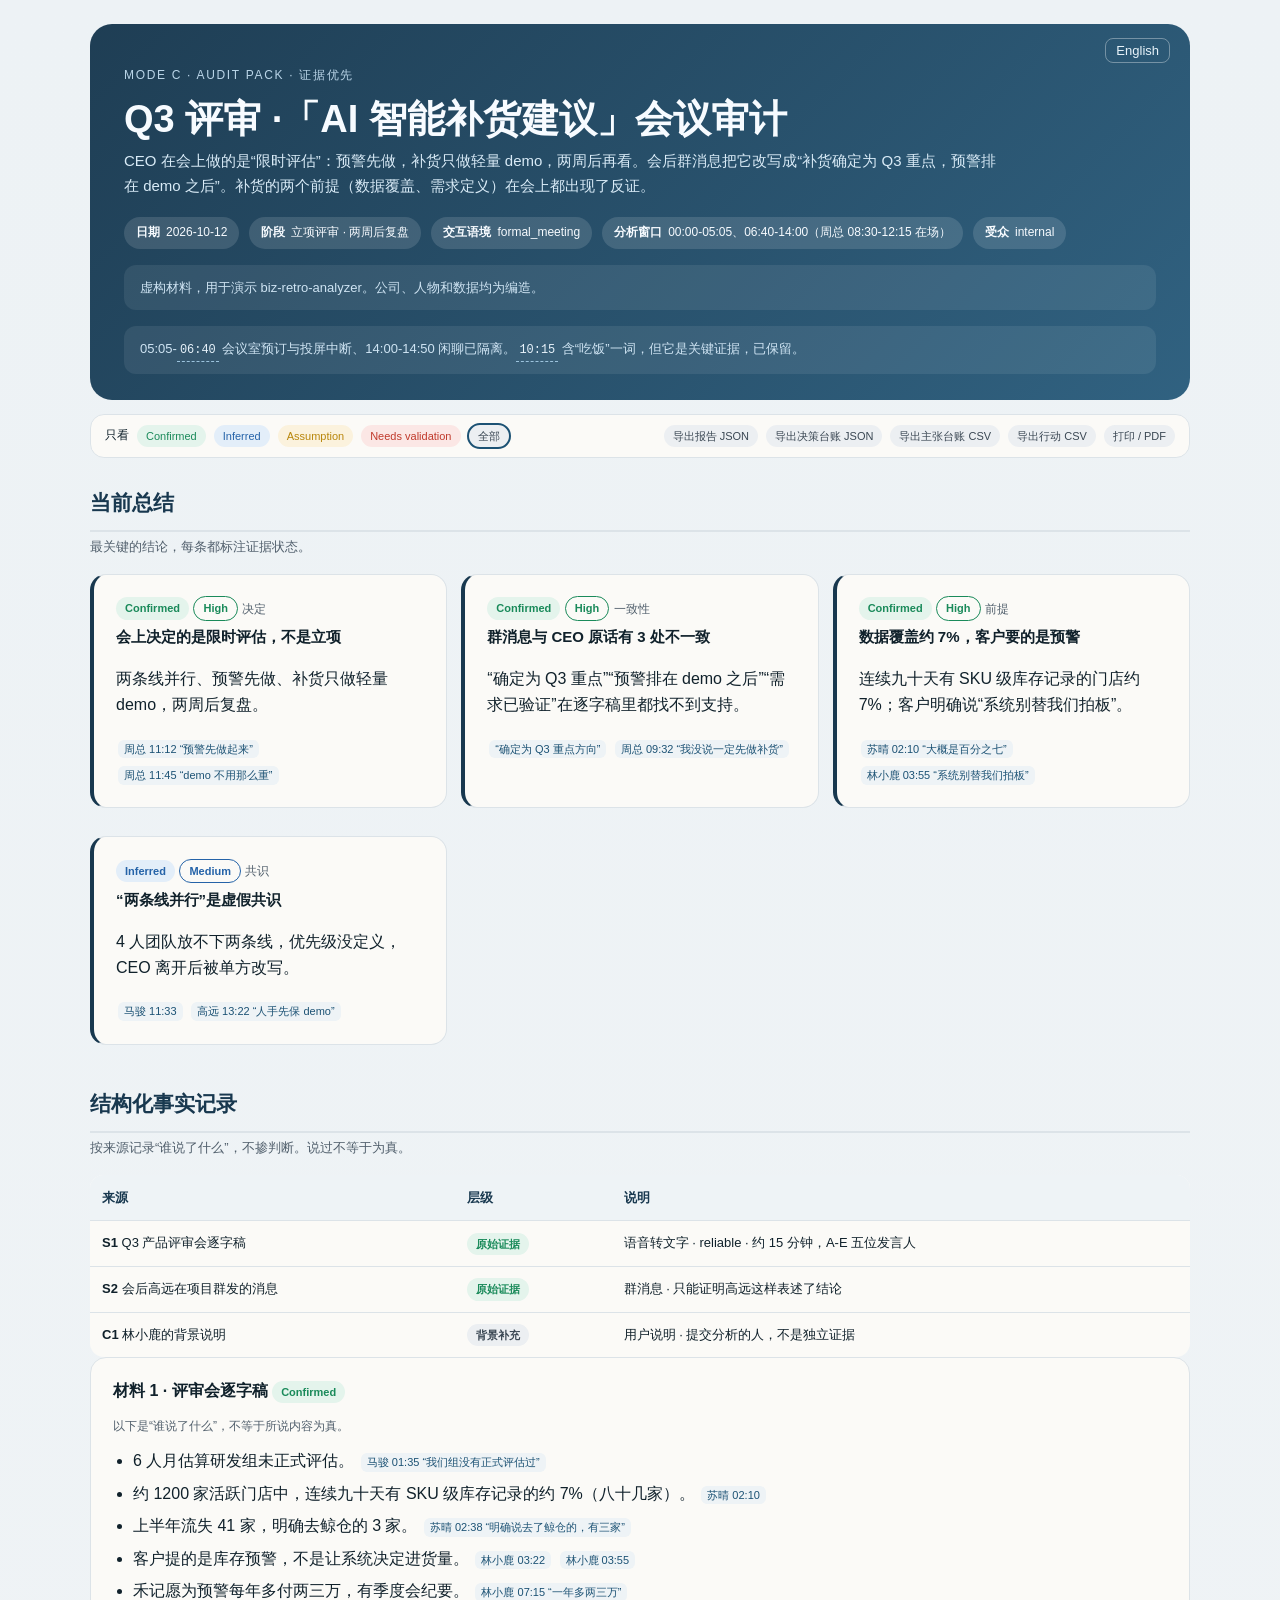
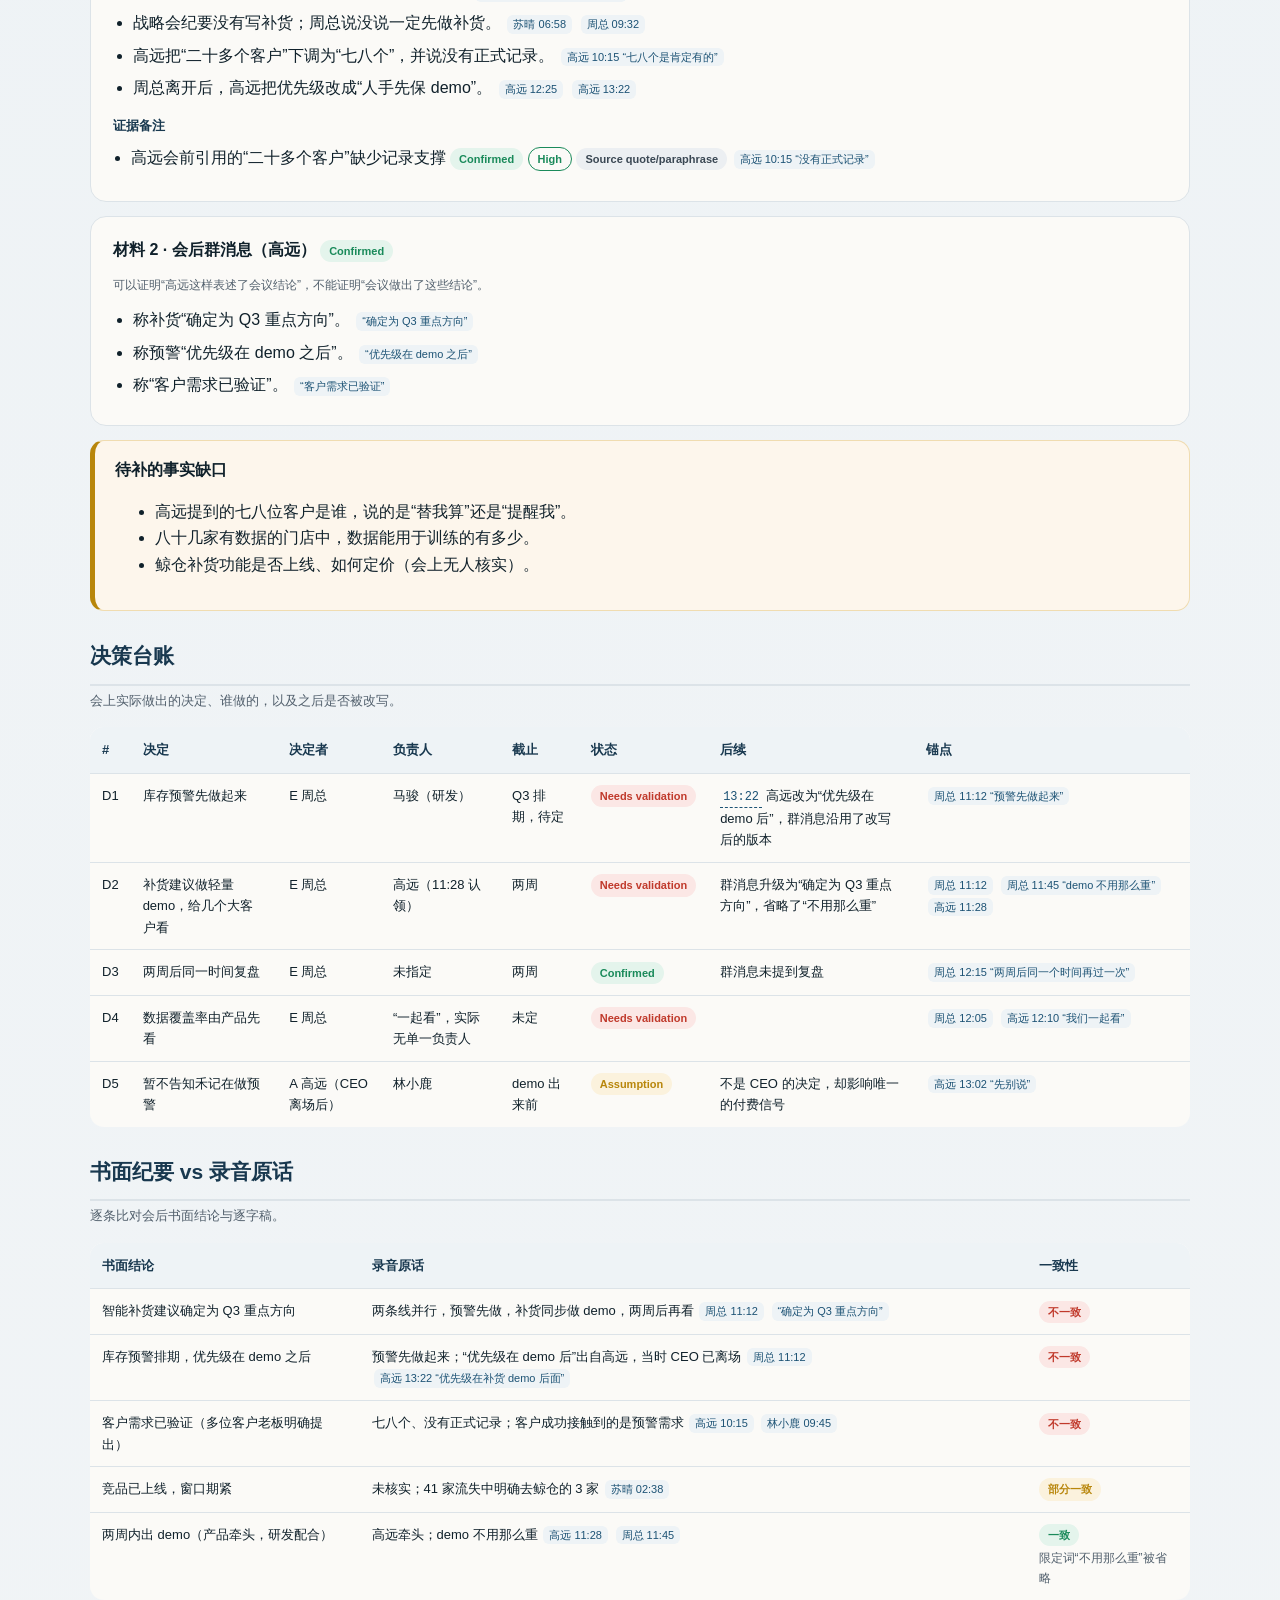
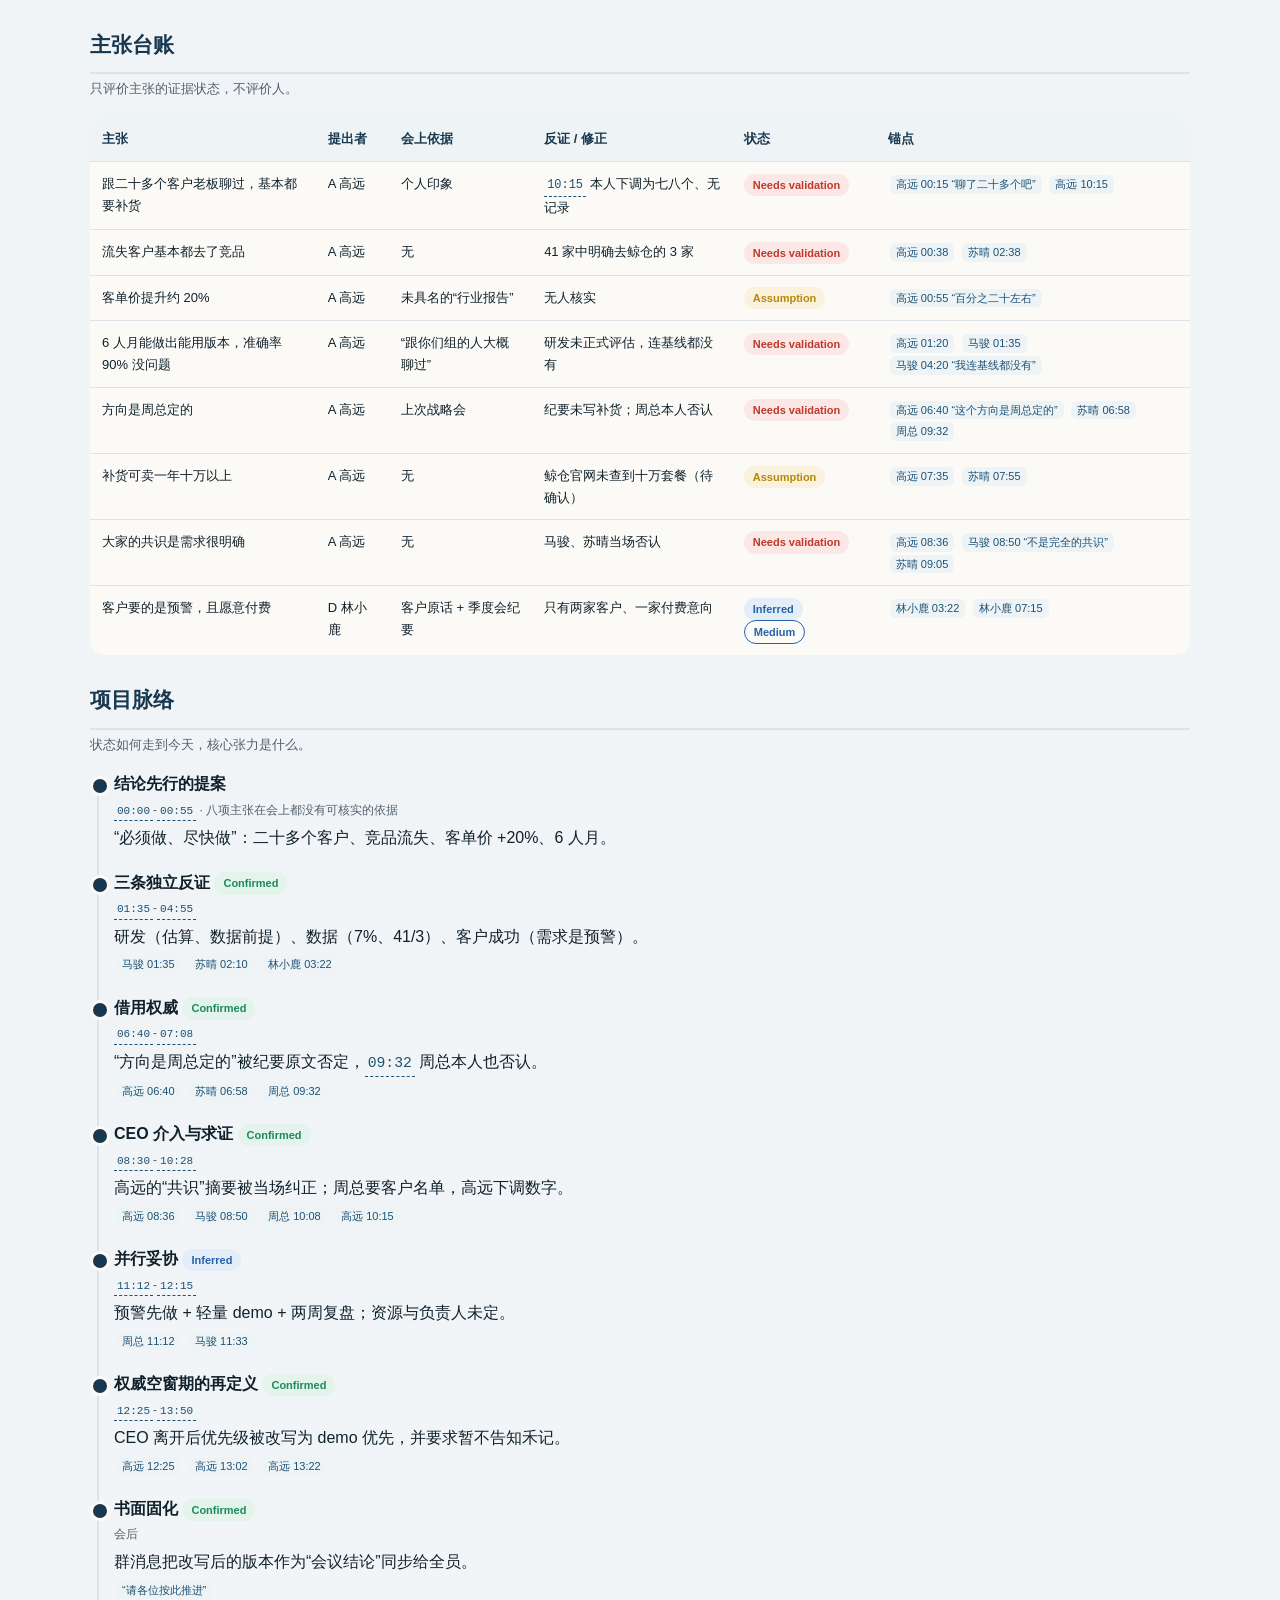
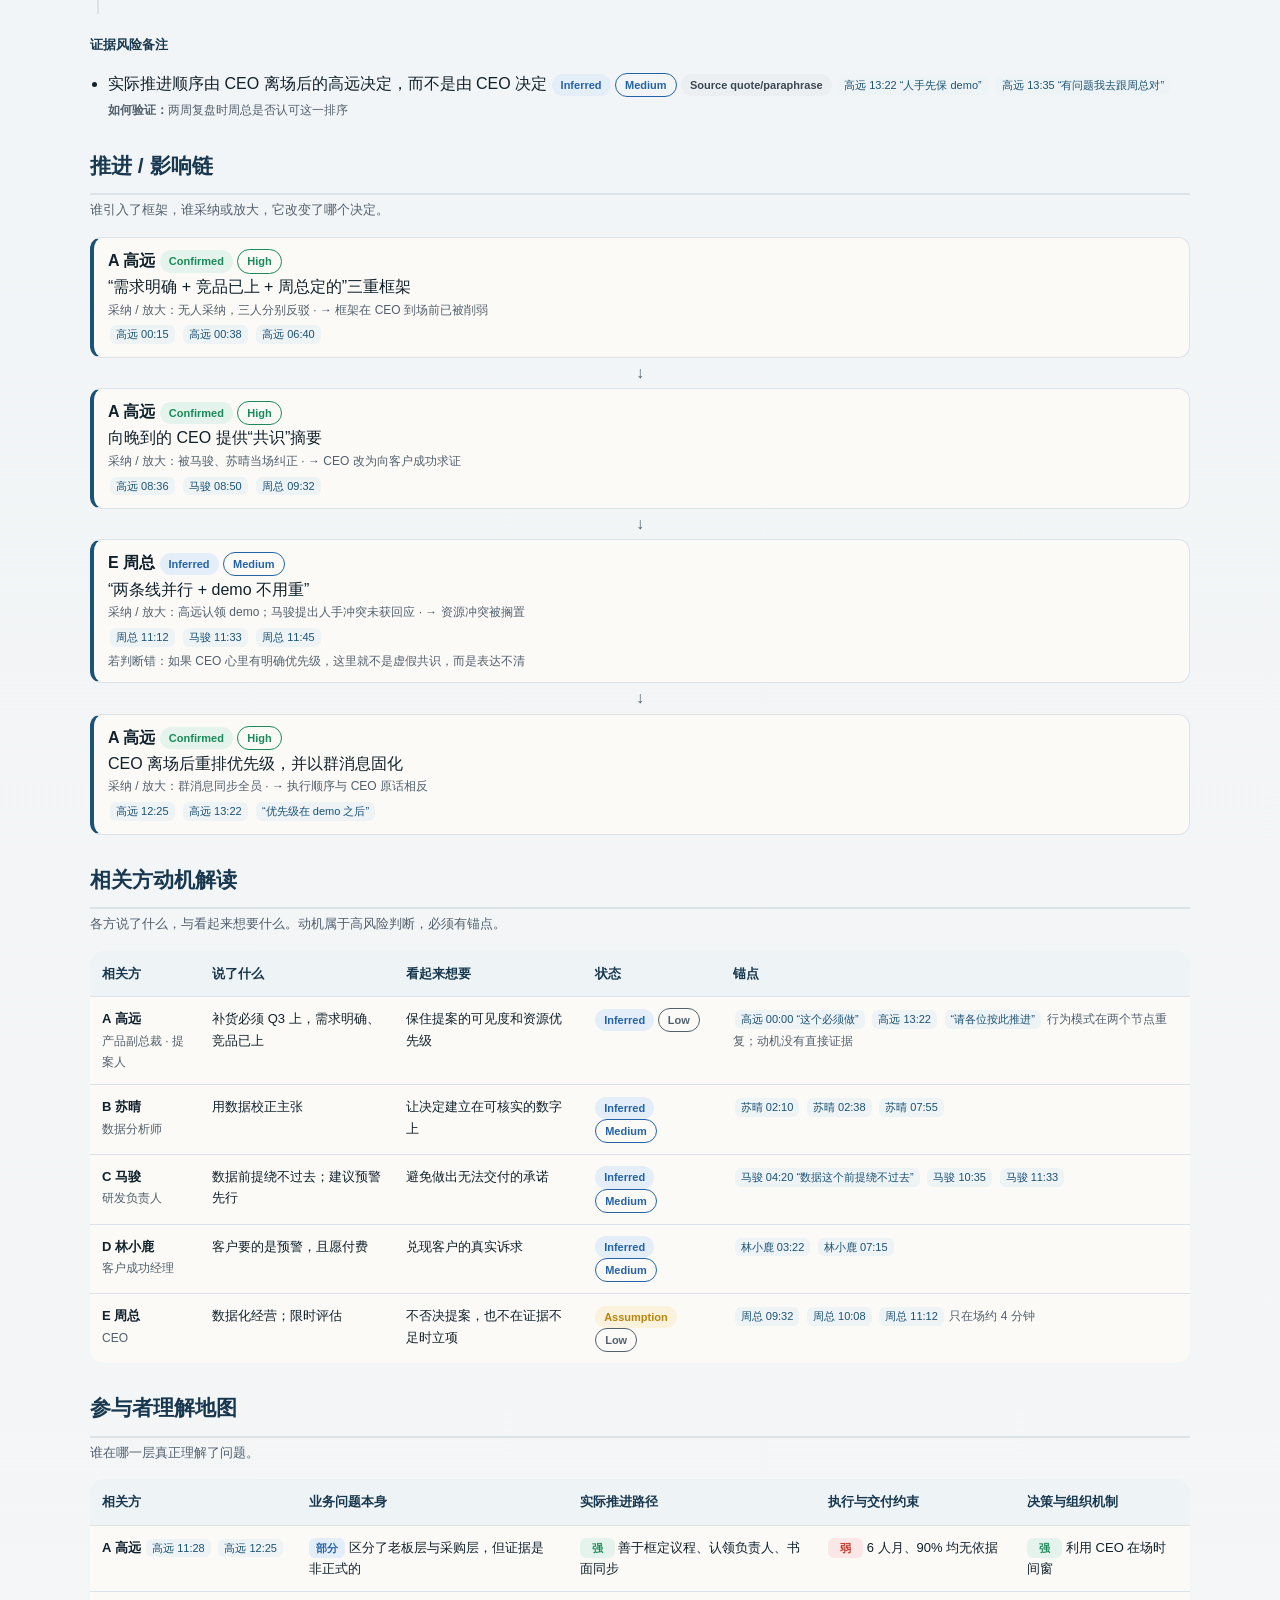
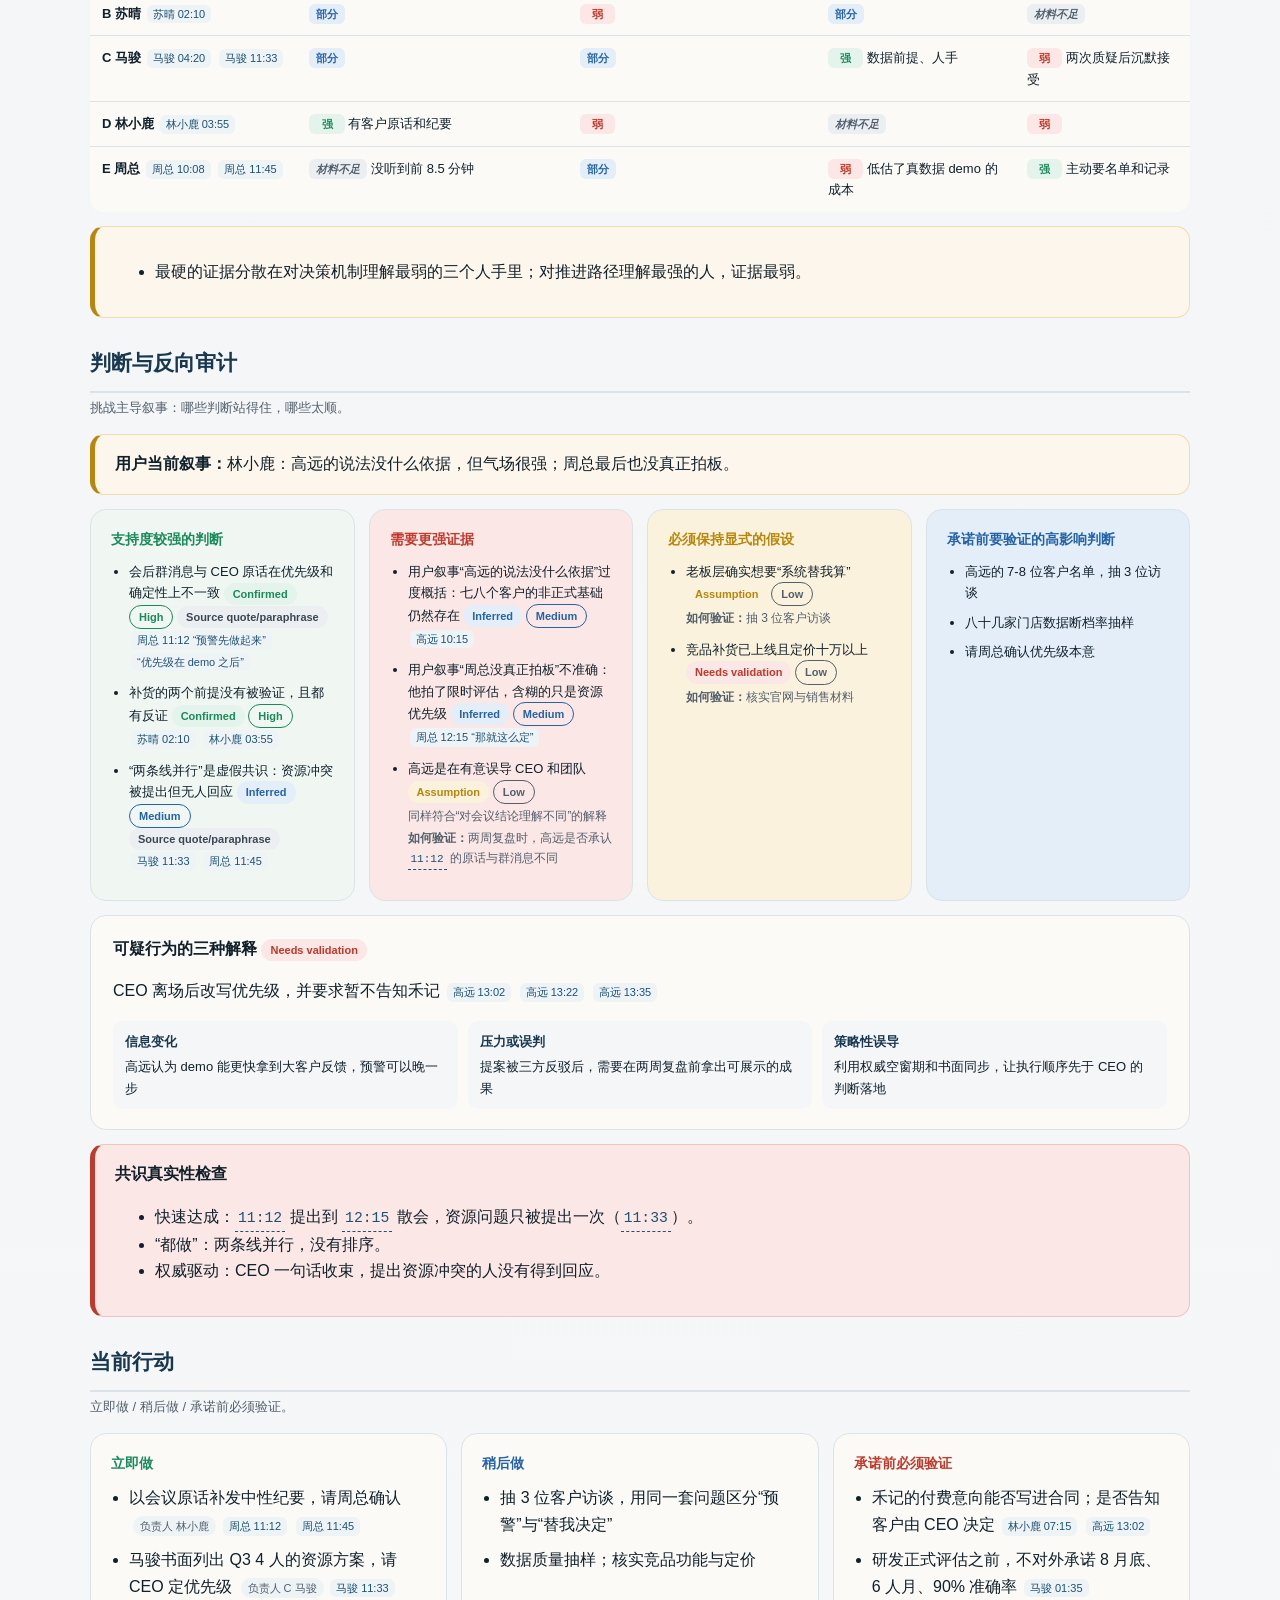
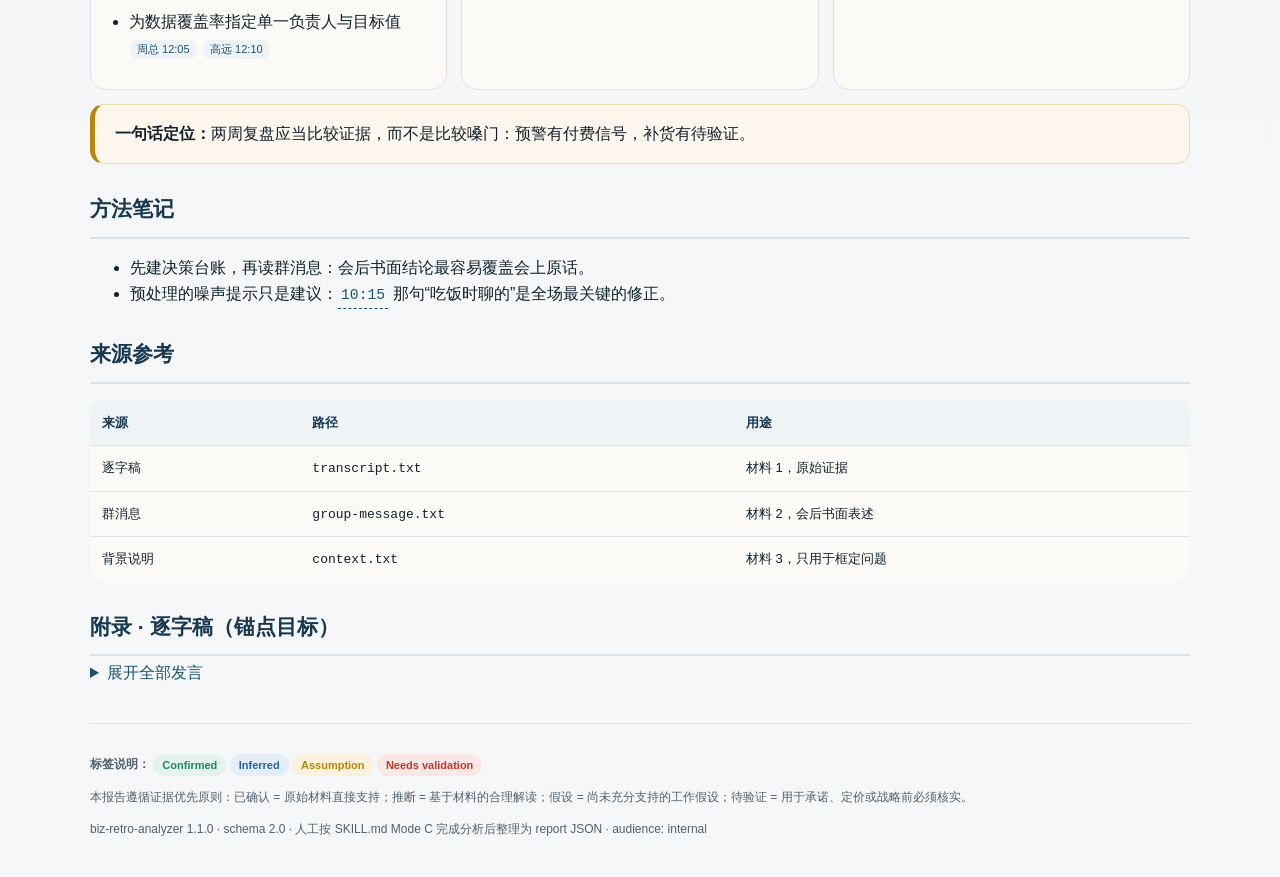
<file: docs/demo/zh/index.html>
<!DOCTYPE html><html lang="zh-CN"><head><meta charset="UTF-8">
<meta name="viewport" content="width=device-width, initial-scale=1.0">
<meta name="generator" content="biz-retro-analyzer 1.1.0">
<title>Q3 评审 ·「AI 智能补货建议」会议审计</title><style>/* ===== Biz Retro Analyzer · HTML Report CSS ===== */
/* Report-style layout, not a BI dashboard.
   Evidence status is always visible via tags. */

:root {
  --bg: #eef2f4;
  --paper: #fbfaf7;
  --ink: #10212b;
  --muted: #52606d;
  --navy: #18384f;
  --navy2: #1c5274;

  /* evidence status palette */
  --confirmed: #1a8a5a;     --confirmed-bg: #e4f4ec;
  --inferred:  #2563a8;     --inferred-bg:  #e3eef9;
  --assumption: #b8860b;    --assumption-bg: #fbf2dd;
  --needs: #c0392b;         --needs-bg: #fbe7e5;

  --border: #dce3e8;
}

* { box-sizing: border-box; }

body {
  margin: 0;
  font-family: "Segoe UI", "Helvetica Neue", Arial, system-ui, sans-serif;
  background: linear-gradient(180deg, #edf2f5 0%, #f6f7f8 100%);
  color: var(--ink);
  line-height: 1.65;
}

html[lang^="zh"] body {
  font-family: "PingFang SC", "Microsoft YaHei", "Segoe UI", sans-serif;
}

.page { width: min(1100px, calc(100% - 32px)); margin: 24px auto 48px; }

/* ---------- Hero ---------- */
.hero {
  position: relative;
  padding: 30px 34px 26px;
  border-radius: 22px;
  background: linear-gradient(135deg, rgba(24,56,79,.97), rgba(28,82,116,.90));
  color: #f7fbff;
}

.lang-switch {
  position: absolute;
  top: 16px;
  right: 20px;
  margin: 0;
  font-size: 13px;
}

.lang-switch a {
  color: #e8f3fa;
  text-decoration: none;
  border: 1px solid rgba(255,255,255,.35);
  border-radius: 8px;
  padding: 4px 10px;
}

.lang-switch a:hover { background: rgba(255,255,255,.12); }
.hero .eyebrow { color:#bad5e8; font-size:12px; letter-spacing:.14em; text-transform:uppercase; }
.hero h1 { margin:10px 0 8px; font-size:clamp(26px,3.4vw,38px); line-height:1.15; }
.hero .lead { margin:0; max-width:880px; color:#d9ebf7; font-size:15px; }
.hero-meta { display:flex; flex-wrap:wrap; gap:10px; margin-top:18px; }
.hero-note { margin-top:16px; padding:12px 16px; border-radius:12px; background:rgba(255,255,255,.08); color:#cfe4f3; font-size:13px; }

.chip {
  display:inline-flex; align-items:center; gap:6px;
  padding:6px 12px; border-radius:999px; font-size:12px;
  background:rgba(255,255,255,.13); color:#f7fbff;
}

/* ---------- Tags ---------- */
.tag {
  display:inline-block; padding:2px 9px; border-radius:999px;
  font-size:11px; font-weight:600; white-space:nowrap; vertical-align:middle;
}
.t-confirmed { background:var(--confirmed-bg); color:var(--confirmed); }
.t-inferred  { background:var(--inferred-bg);  color:var(--inferred); }
.t-assumption{ background:var(--assumption-bg);color:var(--assumption); }
.t-needs     { background:var(--needs-bg);     color:var(--needs); }
.t-context   { background:#eceff2; color:#3a4753; }

/* ---------- Section ---------- */
.section { margin-top:28px; }
.section h2 {
  font-size:21px; margin:0 0 4px; color:var(--navy);
  padding-bottom:10px; border-bottom:2px solid var(--border);
}
.section .sub { color:var(--muted); font-size:13px; margin:0 0 16px; }

/* ---------- Cards ---------- */
.card {
  background:var(--paper); border:1px solid var(--border);
  border-radius:16px; padding:20px 22px; margin:0 0 14px;
}
.card h3 { margin:0 0 10px; font-size:16px; color:var(--ink); }
.card ul { margin:8px 0 0; padding-left:20px; }
.card li { margin-bottom:6px; }
.card-grid { display:grid; grid-template-columns:repeat(auto-fit,minmax(300px,1fr)); gap:14px; }
.anchor { color:var(--muted); font-size:12px; }

/* summary cards */
.sum-card { border-left:4px solid var(--navy); }
.sum-card .headline { font-weight:700; font-size:15px; margin:4px 0 8px; }

/* ---------- Tables ---------- */
.tbl-wrap { overflow-x:auto; }
table { width:100%; border-collapse:collapse; font-size:13px; background:var(--paper); border-radius:14px; overflow:hidden; }
th { background:#eef3f6; text-align:left; padding:12px; color:var(--navy); font-weight:600; white-space:nowrap; }
td { padding:11px 12px; border-top:1px solid var(--border); vertical-align:top; }
tr:hover td { background:#f7f9fb; }

/* ---------- Timeline ---------- */
.timeline { position:relative; padding-left:24px; }
.timeline::before { content:""; position:absolute; left:7px; top:6px; bottom:6px; width:2px; background:var(--border); }
.tl-item { position:relative; padding:0 0 18px; }
.tl-item::before {
  content:""; position:absolute; left:-24px; top:5px; width:14px; height:14px;
  border-radius:50%; background:var(--navy); border:3px solid var(--paper);
}
.tl-item .tl-title { font-weight:600; margin-bottom:3px; }
.tl-item .tl-meta { font-size:12px; color:var(--muted); margin-bottom:4px; }

/* ---------- Audit board (4-up) ---------- */
.audit-grid { display:grid; grid-template-columns:repeat(auto-fit,minmax(240px,1fr)); gap:14px; margin-bottom:14px; }
.audit-box { border-radius:16px; padding:18px 20px; border:1px solid var(--border); }
.audit-box h4 { margin:0 0 10px; font-size:14px; }
.audit-box ul { margin:0; padding-left:18px; font-size:13px; }
.audit-box li { margin-bottom:8px; }
.box-supported { background:#f0f7f2; } .box-supported h4 { color:var(--confirmed); }
.box-weak { background:var(--needs-bg); }     .box-weak h4 { color:var(--needs); }
.box-assume { background:var(--assumption-bg); }.box-assume h4 { color:var(--assumption); }
.box-validate { background:var(--inferred-bg);} .box-validate h4 { color:var(--inferred); }

/* ---------- Action lanes ---------- */
.act-grid { display:grid; grid-template-columns:repeat(auto-fit,minmax(260px,1fr)); gap:14px; }
.act-box { background:var(--paper); border-radius:16px; padding:18px 20px; border:1px solid var(--border); }
.act-box h4 { margin:0 0 10px; font-size:14px; }
.act-box ul { margin:0; padding-left:18px; }
.act-box li { margin-bottom:9px; }
.act-now h4 { color:var(--confirmed); }
.act-later h4 { color:var(--inferred); }
.act-validate h4 { color:var(--needs); }
.owner { display:inline-block; margin-left:4px; font-size:11px; padding:1px 7px; border-radius:999px; background:#eef3f6; color:var(--muted); }

/* ---------- Callout ---------- */
.callout {
  background:#fdf6ec; border:1px solid #f0dcb0; border-left:5px solid var(--assumption);
  border-radius:14px; padding:16px 20px; margin:14px 0;
}
.callout.warn { background:var(--needs-bg); border-color:#f0c4be; border-left-color:var(--needs); }
.callout strong { color:var(--ink); }

/* ---------- Footer ---------- */
.footer { margin-top:36px; padding-top:18px; border-top:1px solid var(--border); color:var(--muted); font-size:12px; }

/* ---------- Strength, layer and level chips ---------- */
/* Status is filled; strength is outlined, so the two are never confused. */
.s-high, .s-medium, .s-low { background:transparent; border:1px solid currentColor; }
.s-high { color:var(--confirmed); } .s-medium { color:var(--inferred); } .s-low { color:var(--muted); }
.layer-source { background:var(--confirmed-bg); color:var(--confirmed); }
.layer-context { background:#eceff2; color:#3a4753; }
.layer-later_reasoning { background:var(--assumption-bg); color:var(--assumption); }
.lv { display:inline-block; min-width:3.2em; text-align:center; padding:1px 7px; border-radius:6px; font-size:11px; font-weight:600; }
.lv-strong { background:var(--confirmed-bg); color:var(--confirmed); }
.lv-mixed { background:var(--inferred-bg); color:var(--inferred); }
.lv-thin { background:var(--needs-bg); color:var(--needs); }
.lv-unclear { background:#eceff2; color:var(--muted); font-style:italic; }
.um td:first-child { white-space:nowrap; }

/* ---------- Judgments ---------- */
ul.judgments { padding-left:18px; }
ul.judgments li { margin-bottom:10px; }
.note { color:var(--muted); font-size:12px; margin-top:3px; }
.card h4, .section > h4 { margin:14px 0 4px; font-size:13px; color:var(--navy); }
.suspicious .three { display:grid; grid-template-columns:repeat(auto-fit,minmax(200px,1fr)); gap:10px; }
.suspicious .three > div { background:#f4f6f8; border-radius:10px; padding:10px 12px; font-size:13px; }
.suspicious .three h4 { margin:0 0 4px; }
.suspicious .three p { margin:0; }

/* ---------- Source anchors ---------- */
.ancs { display:inline; }
.anc { display:inline-block; margin:1px 2px; padding:0 6px; border-radius:6px; background:#eef3f6; color:var(--navy2);
  font-size:11px; line-height:1.7; text-decoration:none; white-space:nowrap; }
a.anc:hover { background:var(--inferred-bg); }
a.anc.ts { margin:0; padding:0 3px; font-family:ui-monospace,SFMono-Regular,Menlo,monospace; font-size:.92em;
  background:transparent; border-bottom:1px dashed var(--navy2); border-radius:0; }
.hero a.anc.ts { color:#e8f3fb; border-bottom-color:#9cc3dd; }
.anc.bad { background:var(--needs-bg); color:var(--needs); text-decoration:line-through; }
.tx h3, #appendix h3 { font-size:14px; scroll-margin-top:72px; }
.tx pre { white-space:pre-wrap; font:inherit; font-size:13px; margin:0; }
.tx p { margin:4px 0; font-size:13px; scroll-margin-top:72px; }
.tx p:target { background:#fff3c4; border-radius:6px; padding:2px 6px; }
details.tx-wrap summary { cursor:pointer; color:var(--navy2); }

/* ---------- Influence chain ---------- */
.chain { display:flex; flex-direction:column; gap:2px; }
.chain .node { background:var(--paper); border:1px solid var(--border); border-left:4px solid var(--navy2); border-radius:12px; padding:10px 14px; }
.chain .who { font-weight:700; }
.chain .arrow { text-align:center; color:var(--muted); }

/* ---------- Filter bar ---------- */
.filter { position:sticky; top:0; z-index:5; display:flex; gap:8px; align-items:center; flex-wrap:wrap;
  padding:10px 14px; margin:14px 0 0; background:rgba(251,250,247,.96); border:1px solid var(--border);
  border-radius:14px; font-size:12px; }
.filter button { border:0; cursor:pointer; font:inherit; font-size:11px; }
.filter button.on { outline:2px solid var(--navy2); }
.filter .sp { flex:1; }
.dim { opacity:.18; transition:opacity .2s; }
.audience-note { margin-top:14px; }

@media (max-width:640px) {
  .hero { padding:24px 20px; }
  .card { padding:16px; }
  .card-grid, .audit-grid, .act-grid { grid-template-columns:1fr; }
  .filter { position:static; }
  td, th { padding:8px; }
}

@media print {
  body { background:#fff; }
  .page { width:auto; margin:0; }
  .filter, details.tx-wrap > summary { display:none; }
  details.tx-wrap > * { display:block; }
  .hero { -webkit-print-color-adjust:exact; print-color-adjust:exact; }
  .section, .card, .audit-box, .act-box, tr { break-inside:avoid-page; }
  .dim { opacity:1; }
  a.anc { color:inherit; }
}
</style></head><body><main class="page">
<header class="hero">
<p class="lang-switch"><a href="../">English</a></p>
<p class="eyebrow">Mode C · Audit Pack · 证据优先</p><h1>Q3 评审 ·「AI 智能补货建议」会议审计</h1>
<p class="lead">CEO 在会上做的是“限时评估”：预警先做，补货只做轻量 demo，两周后再看。会后群消息把它改写成“补货确定为 Q3 重点，预警排在 demo 之后”。补货的两个前提（数据覆盖、需求定义）在会上都出现了反证。</p>
<div class="hero-meta"><span class="chip"><strong>日期</strong> 2026-10-12</span><span class="chip"><strong>阶段</strong> 立项评审 · 两周后复盘</span><span class="chip"><strong>交互语境</strong> formal_meeting</span><span class="chip"><strong>分析窗口</strong> 00:00-05:05、06:40-14:00（周总 08:30-12:15 在场）</span><span class="chip"><strong>受众</strong> internal</span></div>
<div class="hero-note">虚构材料，用于演示 biz-retro-analyzer。公司、人物和数据均为编造。</div>
<div class="hero-note">05:05-<a class="anc ts" href="#t-S1-400" title="A 高远：好，我们接着说。我再强调一点啊，这个方向是周总定的，周总上次战略会说了，今年要做智能化，补货就是最典型的智能化场景。">06:40</a> 会议室预订与投屏中断、14:00-14:50 闲聊已隔离。<a class="anc ts" href="#t-S1-615" title="A 高远：名单我回头整理一下，大部分是吃饭的时候聊的，没有正式记录。二十几个可能说多了，七八个是肯定有的。">10:15</a> 含“吃饭”一词，但它是关键证据，已保留。</div>
</header>
<nav class="filter" aria-label="filter"><span>只看</span>
<button type="button" data-f="Confirmed" class="tag t-confirmed">Confirmed</button>
<button type="button" data-f="Inferred" class="tag t-inferred">Inferred</button>
<button type="button" data-f="Assumption" class="tag t-assumption">Assumption</button>
<button type="button" data-f="Needs validation" class="tag t-needs">Needs validation</button>
<button type="button" data-f="all" class="tag t-context on">全部</button><span class="sp"></span>
<button type="button" id="exp-report" class="tag t-context">导出报告 JSON</button>
<button type="button" id="exp-decisions" class="tag t-context">导出决策台账 JSON</button>
<button type="button" id="exp-claims" class="tag t-context">导出主张台账 CSV</button>
<button type="button" id="exp-actions" class="tag t-context">导出行动 CSV</button>
<button type="button" onclick="window.print()" class="tag t-context">打印 / PDF</button></nav>
<section class="section" id="summary"><h2>当前总结</h2><p class="sub">最关键的结论，每条都标注证据状态。</p><div class="card-grid"><div class="card sum-card" data-s="Confirmed"><span class="tag t-confirmed" title="已确认">Confirmed</span> <span class="tag s-high">High</span> <span class="anchor">决定</span><div class="headline">会上决定的是限时评估，不是立项</div><p>两条线并行、预警先做、补货只做轻量 demo，两周后复盘。</p><span class="ancs"><a class="anc" href="#t-S1-672" title="E 周总 11:12：这样吧，我听下来两边都有道理。那就两条线并行，预警先做起来，补货建议也同步做一个 demo，给几个大客户看看反应，两周后我们再看。">周总 11:12 “预警先做起来”</a> <a class="anc" href="#t-S1-705" title="E 周总 11:45：demo 不用那么重，先做个样子出来，能讲清楚就行。">周总 11:45 “demo 不用那么重”</a></span></div><div class="card sum-card" data-s="Confirmed"><span class="tag t-confirmed" title="已确认">Confirmed</span> <span class="tag s-high">High</span> <span class="anchor">一致性</span><div class="headline">群消息与 CEO 原话有 3 处不一致</div><p>“确定为 Q3 重点”“预警排在 demo 之后”“需求已验证”在逐字稿里都找不到支持。</p><span class="ancs"><a class="anc" href="#src-S2" title="确定为 Q3 重点方向">“确定为 Q3 重点方向”</a> <a class="anc" href="#t-S1-572" title="E 周总 09:32：我上次战略会说的是数据化经营，补货是一个方向，但我没说一定先做补货啊。小鹿，客户那边你感觉呢。">周总 09:32 “我没说一定先做补货”</a></span></div><div class="card sum-card" data-s="Confirmed"><span class="tag t-confirmed" title="已确认">Confirmed</span> <span class="tag s-high">High</span> <span class="anchor">前提</span><div class="headline">数据覆盖约 7%，客户要的是预警</div><p>连续九十天有 SKU 级库存记录的门店约 7%；客户明确说“系统别替我们拍板”。</p><span class="ancs"><a class="anc" href="#t-S1-130" title="B 苏晴 02:10：我这边补充一个数啊。我上周刚好拉过，就是我们现在一千二百多家活跃门店里面，连续九十天有 SKU 级库存记录的，大概是百分之七，八十几家。">苏晴 02:10 “大概是百分之七”</a> <a class="anc" href="#t-S1-235" title="D 林小鹿 03:55：嗯……我我觉得不太一样，因为禾记那边的采购经理原话是说，进多少我们自己定，系统别替我们拍板，出了问题算谁的。">林小鹿 03:55 “系统别替我们拍板”</a></span></div><div class="card sum-card" data-s="Inferred"><span class="tag t-inferred" title="推断">Inferred</span> <span class="tag s-medium">Medium</span> <span class="anchor">共识</span><div class="headline">“两条线并行”是虚假共识</div><p>4 人团队放不下两条线，优先级没定义，CEO 离开后被单方改写。</p><span class="ancs"><a class="anc" href="#t-S1-693" title="C 马骏 11:33：周总，两条线并行的话，我们组 Q3 就只有四个人，预警三个人月，补货 demo 如果要用真数据跑，至少也要两个人，这个……">马骏 11:33</a> <a class="anc" href="#t-S1-802" title="A 高远 13:22：预警你们正常排，但是优先级在补货 demo 后面，人手先保 demo。">高远 13:22 “人手先保 demo”</a></span></div></div></section>
<section class="section" id="fact"><h2>结构化事实记录</h2><p class="sub">按来源记录“谁说了什么”，不掺判断。说过不等于为真。</p><div class="tbl-wrap"><table><thead><tr><th>来源</th><th>层级</th><th>说明</th></tr></thead><tbody><tr><td><strong>S1</strong> Q3 产品评审会逐字稿</td><td><span class="tag layer-source">原始证据</span></td><td>语音转文字 · reliable · 约 15 分钟，A-E 五位发言人</td></tr><tr><td><strong>S2</strong> 会后高远在项目群发的消息</td><td><span class="tag layer-source">原始证据</span></td><td>群消息 · 只能证明高远这样表述了结论</td></tr><tr><td><strong>C1</strong> 林小鹿的背景说明</td><td><span class="tag layer-context">背景补充</span></td><td>用户说明 · 提交分析的人，不是独立证据</td></tr></tbody></table></div><div class="card" data-s="Confirmed"><h3>材料 1 · 评审会逐字稿 <span class="tag t-confirmed" title="已确认">Confirmed</span></h3><p class="anchor">以下是“谁说了什么”，不等于所说内容为真。</p><ul><li>6 人月估算研发组未正式评估。 <span class="ancs"><a class="anc" href="#t-S1-95" title="C 马骏 01:35：嗯……这个，我们组没有正式评估过。我我先说一个前提啊，补货建议它依赖的是 SKU 级别的库存数据，就是每个门店每个私开优，SKU 每天的进销存，这个数据我们现在大部分客户是没有的，他们很多只用了收银，没用库存模块。">马骏 01:35 “我们组没有正式评估过”</a></span></li><li>约 1200 家活跃门店中，连续九十天有 SKU 级库存记录的约 7%（八十几家）。 <span class="ancs"><a class="anc" href="#t-S1-130" title="B 苏晴 02:10：我这边补充一个数啊。我上周刚好拉过，就是我们现在一千二百多家活跃门店里面，连续九十天有 SKU 级库存记录的，大概是百分之七，八十几家。">苏晴 02:10</a></span></li><li>上半年流失 41 家，明确去鲸仓的 3 家。 <span class="ancs"><a class="anc" href="#t-S1-158" title="B 苏晴 02:38：还有一个就是，高总刚才说的流失的事，我我拉了一下上半年的流失客户，一共四十一家，流失原因里面我们做了标注的，排前面的是价格、收银稳定性、还有就是实施服务响应慢。明确说去了鲸仓的，有三家。三家里面有一家提到过补货，另外两家是因为价格。">苏晴 02:38 “明确说去了鲸仓的，有三家”</a></span></li><li>客户提的是库存预警，不是让系统决定进货量。 <span class="ancs"><a class="anc" href="#t-S1-202" title="D 林小鹿 03:22：我能说一下吗。我这边是负责华东那几个大客户的。确实有客户提过，就是禾记餐饮和那个，嗯，一家烘焙连锁，他们都提过。但是他们提的其实是，就是库存预警，就是快没货了提醒我一下，或者说临期了提醒我一下，不是说让系统替他决定进多少。">林小鹿 03:22</a> <a class="anc" href="#t-S1-235" title="D 林小鹿 03:55：嗯……我我觉得不太一样，因为禾记那边的采购经理原话是说，进多少我们自己定，系统别替我们拍板，出了问题算谁的。">林小鹿 03:55</a></span></li><li>禾记愿为预警每年多付两三万，有季度会纪要。 <span class="ancs"><a class="anc" href="#t-S1-435" title="D 林小鹿 07:15：我还想补一个，就是禾记那边，如果我们能做库存预警，他们是说愿意加钱的，大概一年多两三万这个样子，这是他们采购总监在上个月的季度回顾会上说的，我有会议纪要。">林小鹿 07:15 “一年多两三万”</a></span></li><li>战略会纪要没有写补货；周总说没说一定先做补货。 <span class="ancs"><a class="anc" href="#t-S1-418" title="B 苏晴 06:58：那个……战略会的纪要我看了，写的是&quot;提升数据化经营能力&quot;，没有具体写补货。">苏晴 06:58</a> <a class="anc" href="#t-S1-572" title="E 周总 09:32：我上次战略会说的是数据化经营，补货是一个方向，但我没说一定先做补货啊。小鹿，客户那边你感觉呢。">周总 09:32</a></span></li><li>高远把“二十多个客户”下调为“七八个”，并说没有正式记录。 <span class="ancs"><a class="anc" href="#t-S1-615" title="A 高远 10:15：名单我回头整理一下，大部分是吃饭的时候聊的，没有正式记录。二十几个可能说多了，七八个是肯定有的。">高远 10:15 “七八个是肯定有的”</a></span></li><li>周总离开后，高远把优先级改成“人手先保 demo”。 <span class="ancs"><a class="anc" href="#t-S1-745" title="A 高远 12:25：好，那就按周总的意思，补货 demo 我们优先，预警马骏你们排。苏晴你把那个八十几家的门店名单给我一下，我挑几家演示。">高远 12:25</a> <a class="anc" href="#t-S1-802" title="A 高远 13:22：预警你们正常排，但是优先级在补货 demo 后面，人手先保 demo。">高远 13:22</a></span></li></ul><h4>证据备注</h4><ul class="judgments"><li data-s="Confirmed">高远会前引用的“二十多个客户”缺少记录支撑 <span class="tag t-confirmed" title="已确认">Confirmed</span> <span class="tag s-high">High</span> <span class="tag t-context">Source quote/paraphrase</span> <span class="ancs"><a class="anc" href="#t-S1-615" title="A 高远 10:15：名单我回头整理一下，大部分是吃饭的时候聊的，没有正式记录。二十几个可能说多了，七八个是肯定有的。">高远 10:15 “没有正式记录”</a></span></li></ul></div><div class="card" data-s="Confirmed"><h3>材料 2 · 会后群消息（高远） <span class="tag t-confirmed" title="已确认">Confirmed</span></h3><p class="anchor">可以证明“高远这样表述了会议结论”，不能证明“会议做出了这些结论”。</p><ul><li>称补货“确定为 Q3 重点方向”。 <span class="ancs"><a class="anc" href="#src-S2" title="确定为 Q3 重点方向">“确定为 Q3 重点方向”</a></span></li><li>称预警“优先级在 demo 之后”。 <span class="ancs"><a class="anc" href="#src-S2" title="优先级在 demo 之后">“优先级在 demo 之后”</a></span></li><li>称“客户需求已验证”。 <span class="ancs"><a class="anc" href="#src-S2" title="客户需求已验证">“客户需求已验证”</a></span></li></ul></div><div class="callout"><strong>待补的事实缺口</strong><ul><li>高远提到的七八位客户是谁，说的是“替我算”还是“提醒我”。</li><li>八十几家有数据的门店中，数据能用于训练的有多少。</li><li>鲸仓补货功能是否上线、如何定价（会上无人核实）。</li></ul></div></section>
<section class="section" id="decisions"><h2>决策台账</h2><p class="sub">会上实际做出的决定、谁做的，以及之后是否被改写。</p><div class="tbl-wrap"><table><thead><tr><th>#</th><th>决定</th><th>决定者</th><th>负责人</th><th>截止</th><th>状态</th><th>后续</th><th>锚点</th></tr></thead><tbody><tr data-s="Needs validation"><td>D1</td><td>库存预警先做起来</td><td>E 周总</td><td>马骏（研发）</td><td>Q3 排期，待定</td><td><span class="tag t-needs" title="待验证">Needs validation</span></td><td><a class="anc ts" href="#t-S1-802" title="A 高远：预警你们正常排，但是优先级在补货 demo 后面，人手先保 demo。">13:22</a> 高远改为“优先级在 demo 后”，群消息沿用了改写后的版本</td><td><span class="ancs"><a class="anc" href="#t-S1-672" title="E 周总 11:12：这样吧，我听下来两边都有道理。那就两条线并行，预警先做起来，补货建议也同步做一个 demo，给几个大客户看看反应，两周后我们再看。">周总 11:12 “预警先做起来”</a></span></td></tr><tr data-s="Needs validation"><td>D2</td><td>补货建议做轻量 demo，给几个大客户看</td><td>E 周总</td><td>高远（11:28 认领）</td><td>两周</td><td><span class="tag t-needs" title="待验证">Needs validation</span></td><td>群消息升级为“确定为 Q3 重点方向”，省略了“不用那么重”</td><td><span class="ancs"><a class="anc" href="#t-S1-672" title="E 周总 11:12：这样吧，我听下来两边都有道理。那就两条线并行，预警先做起来，补货建议也同步做一个 demo，给几个大客户看看反应，两周后我们再看。">周总 11:12</a> <a class="anc" href="#t-S1-705" title="E 周总 11:45：demo 不用那么重，先做个样子出来，能讲清楚就行。">周总 11:45 “demo 不用那么重”</a> <a class="anc" href="#t-S1-688" title="A 高远 11:28：好，没问题，那补货 demo 我这边牵头。">高远 11:28</a></span></td></tr><tr data-s="Confirmed"><td>D3</td><td>两周后同一时间复盘</td><td>E 周总</td><td>未指定</td><td>两周</td><td><span class="tag t-confirmed" title="已确认">Confirmed</span></td><td>群消息未提到复盘</td><td><span class="ancs"><a class="anc" href="#t-S1-735" title="E 周总 12:15：好，那就这么定。两周后同一个时间再过一次。我先走了，下面还有个会。">周总 12:15 “两周后同一个时间再过一次”</a></span></td></tr><tr data-s="Needs validation"><td>D4</td><td>数据覆盖率由产品先看</td><td>E 周总</td><td>“一起看”，实际无单一负责人</td><td>未定</td><td><span class="tag t-needs" title="待验证">Needs validation</span></td><td></td><td><span class="ancs"><a class="anc" href="#t-S1-725" title="E 周总 12:05：这个，嗯，高远你们产品先看一下吧。">周总 12:05</a> <a class="anc" href="#t-S1-730" title="A 高远 12:10：可以，我们一起看。">高远 12:10 “我们一起看”</a></span></td></tr><tr data-s="Assumption"><td>D5</td><td>暂不告知禾记在做预警</td><td>A 高远（CEO 离场后）</td><td>林小鹿</td><td>demo 出来前</td><td><span class="tag t-assumption" title="假设">Assumption</span></td><td>不是 CEO 的决定，却影响唯一的付费信号</td><td><span class="ancs"><a class="anc" href="#t-S1-782" title="A 高远 13:02：先别说，等 demo 出来一起说，到时候直接给他们看补货，比预警高级多了。">高远 13:02 “先别说”</a></span></td></tr></tbody></table></div></section>
<section class="section" id="minutes"><h2>书面纪要 vs 录音原话</h2><p class="sub">逐条比对会后书面结论与逐字稿。</p><div class="tbl-wrap"><table><thead><tr><th>书面结论</th><th>录音原话</th><th>一致性</th></tr></thead><tbody><tr><td>智能补货建议确定为 Q3 重点方向</td><td>两条线并行，预警先做，补货同步做 demo，两周后再看 <span class="ancs"><a class="anc" href="#t-S1-672" title="E 周总 11:12：这样吧，我听下来两边都有道理。那就两条线并行，预警先做起来，补货建议也同步做一个 demo，给几个大客户看看反应，两周后我们再看。">周总 11:12</a> <a class="anc" href="#src-S2" title="确定为 Q3 重点方向">“确定为 Q3 重点方向”</a></span></td><td><span class="tag t-needs">不一致</span></td></tr><tr><td>库存预警排期，优先级在 demo 之后</td><td>预警先做起来；“优先级在 demo 后”出自高远，当时 CEO 已离场 <span class="ancs"><a class="anc" href="#t-S1-672" title="E 周总 11:12：这样吧，我听下来两边都有道理。那就两条线并行，预警先做起来，补货建议也同步做一个 demo，给几个大客户看看反应，两周后我们再看。">周总 11:12</a> <a class="anc" href="#t-S1-802" title="A 高远 13:22：预警你们正常排，但是优先级在补货 demo 后面，人手先保 demo。">高远 13:22 “优先级在补货 demo 后面”</a></span></td><td><span class="tag t-needs">不一致</span></td></tr><tr><td>客户需求已验证（多位客户老板明确提出）</td><td>七八个、没有正式记录；客户成功接触到的是预警需求 <span class="ancs"><a class="anc" href="#t-S1-615" title="A 高远 10:15：名单我回头整理一下，大部分是吃饭的时候聊的，没有正式记录。二十几个可能说多了，七八个是肯定有的。">高远 10:15</a> <a class="anc" href="#t-S1-585" title="D 林小鹿 09:45：客户那边，我接触到的，明确提的是预警，而且有一家说愿意付费。补货建议的话，我自己没有听到客户直接提过。">林小鹿 09:45</a></span></td><td><span class="tag t-needs">不一致</span></td></tr><tr><td>竞品已上线，窗口期紧</td><td>未核实；41 家流失中明确去鲸仓的 3 家 <span class="ancs"><a class="anc" href="#t-S1-158" title="B 苏晴 02:38：还有一个就是，高总刚才说的流失的事，我我拉了一下上半年的流失客户，一共四十一家，流失原因里面我们做了标注的，排前面的是价格、收银稳定性、还有就是实施服务响应慢。明确说去了鲸仓的，有三家。三家里面有一家提到过补货，另外两家是因为价格。">苏晴 02:38</a></span></td><td><span class="tag t-assumption">部分一致</span></td></tr><tr><td>两周内出 demo（产品牵头，研发配合）</td><td>高远牵头；demo 不用那么重 <span class="ancs"><a class="anc" href="#t-S1-688" title="A 高远 11:28：好，没问题，那补货 demo 我这边牵头。">高远 11:28</a> <a class="anc" href="#t-S1-705" title="E 周总 11:45：demo 不用那么重，先做个样子出来，能讲清楚就行。">周总 11:45</a></span></td><td><span class="tag t-confirmed">一致</span><div class="note">限定词“不用那么重”被省略</div></td></tr></tbody></table></div></section>
<section class="section" id="claims"><h2>主张台账</h2><p class="sub">只评价主张的证据状态，不评价人。</p><div class="tbl-wrap"><table><thead><tr><th>主张</th><th>提出者</th><th>会上依据</th><th>反证 / 修正</th><th>状态</th><th>锚点</th></tr></thead><tbody><tr data-s="Needs validation"><td>跟二十多个客户老板聊过，基本都要补货</td><td>A 高远</td><td>个人印象</td><td><a class="anc ts" href="#t-S1-615" title="A 高远：名单我回头整理一下，大部分是吃饭的时候聊的，没有正式记录。二十几个可能说多了，七八个是肯定有的。">10:15</a> 本人下调为七八个、无记录</td><td><span class="tag t-needs" title="待验证">Needs validation</span> </td><td><span class="ancs"><a class="anc" href="#t-S1-15" title="A 高远 00:15：为什么呢，我这两个月跟客户老板聊了，聊了二十多个吧，基本上每个人都跟我提，就是说你们能不能帮我算一下明天该进多少货。这个需求是非常非常明确的，不是我拍脑袋。">高远 00:15 “聊了二十多个吧”</a> <a class="anc" href="#t-S1-615" title="A 高远 10:15：名单我回头整理一下，大部分是吃饭的时候聊的，没有正式记录。二十几个可能说多了，七八个是肯定有的。">高远 10:15</a></span></td></tr><tr data-s="Needs validation"><td>流失客户基本都去了竞品</td><td>A 高远</td><td>无</td><td>41 家中明确去鲸仓的 3 家</td><td><span class="tag t-needs" title="待验证">Needs validation</span> </td><td><span class="ancs"><a class="anc" href="#t-S1-38" title="A 高远 00:38：然后第二点，竞品，经仓，鲸仓上个月已经上线了补货功能，我们最近流失的那几个客户，基本上都是去了鲸仓。这个窗口期再不抓，就没了。">高远 00:38</a> <a class="anc" href="#t-S1-158" title="B 苏晴 02:38：还有一个就是，高总刚才说的流失的事，我我拉了一下上半年的流失客户，一共四十一家，流失原因里面我们做了标注的，排前面的是价格、收银稳定性、还有就是实施服务响应慢。明确说去了鲸仓的，有三家。三家里面有一家提到过补货，另外两家是因为价格。">苏晴 02:38</a></span></td></tr><tr data-s="Assumption"><td>客单价提升约 20%</td><td>A 高远</td><td>未具名的“行业报告”</td><td>无人核实</td><td><span class="tag t-assumption" title="假设">Assumption</span> </td><td><span class="ancs"><a class="anc" href="#t-S1-55" title="A 高远 00:55：第三点就是价值，这个功能做出来，行业报告里面的数据是，门店客单价能提升百分之二十左右，库存周转也能上来。所以我这边的建议是 Q3 投六个人月，八月底上线。">高远 00:55 “百分之二十左右”</a></span></td></tr><tr data-s="Needs validation"><td>6 人月能做出能用版本，准确率 90% 没问题</td><td>A 高远</td><td>“跟你们组的人大概聊过”</td><td>研发未正式评估，连基线都没有</td><td><span class="tag t-needs" title="待验证">Needs validation</span> </td><td><span class="ancs"><a class="anc" href="#t-S1-80" title="A 高远 01:20：我跟你们组的人大概聊过，六个人月做一个能用的版本应该够了，算法这块现在都很成熟了，准确率做到百分之九十没问题。">高远 01:20</a> <a class="anc" href="#t-S1-95" title="C 马骏 01:35：嗯……这个，我们组没有正式评估过。我我先说一个前提啊，补货建议它依赖的是 SKU 级别的库存数据，就是每个门店每个私开优，SKU 每天的进销存，这个数据我们现在大部分客户是没有的，他们很多只用了收银，没用库存模块。">马骏 01:35</a> <a class="anc" href="#t-S1-260" title="C 马骏 04:20：我插一句，就是不管是预警还是补货，数据这个前提绕不过去。如果只有百分之七的门店有数据，那六个人月做出来，能用的就那八十几家，而且这八十几家里面，数据干不干净我也不知道。准确率百分之九十这个我是不敢承诺的，我连基线都没有。">马骏 04:20 “我连基线都没有”</a></span></td></tr><tr data-s="Needs validation"><td>方向是周总定的</td><td>A 高远</td><td>上次战略会</td><td>纪要未写补货；周总本人否认</td><td><span class="tag t-needs" title="待验证">Needs validation</span> </td><td><span class="ancs"><a class="anc" href="#t-S1-400" title="A 高远 06:40：好，我们接着说。我再强调一点啊，这个方向是周总定的，周总上次战略会说了，今年要做智能化，补货就是最典型的智能化场景。">高远 06:40 “这个方向是周总定的”</a> <a class="anc" href="#t-S1-418" title="B 苏晴 06:58：那个……战略会的纪要我看了，写的是&quot;提升数据化经营能力&quot;，没有具体写补货。">苏晴 06:58</a> <a class="anc" href="#t-S1-572" title="E 周总 09:32：我上次战略会说的是数据化经营，补货是一个方向，但我没说一定先做补货啊。小鹿，客户那边你感觉呢。">周总 09:32</a></span></td></tr><tr data-s="Assumption"><td>补货可卖一年十万以上</td><td>A 高远</td><td>无</td><td>鲸仓官网未查到十万套餐（待确认）</td><td><span class="tag t-assumption" title="假设">Assumption</span> </td><td><span class="ancs"><a class="anc" href="#t-S1-455" title="A 高远 07:35：两三万太少了，补货建议做出来，我们可以卖到一年十万以上，这个是一个高价值模块。">高远 07:35</a> <a class="anc" href="#t-S1-475" title="B 苏晴 07:55：鲸仓官网上公开的价格是按门店收费的，我没查到十万的套餐。不过这个我可以再确认。">苏晴 07:55</a></span></td></tr><tr data-s="Needs validation"><td>大家的共识是需求很明确</td><td>A 高远</td><td>无</td><td>马骏、苏晴当场否认</td><td><span class="tag t-needs" title="待验证">Needs validation</span> </td><td><span class="ancs"><a class="anc" href="#t-S1-516" title="A 高远 08:36：周总，我们在过补货建议这个事。基本上大家的共识是这个需求很明确，竞品已经做了，我们 Q3 要上。现在就是讨论一下资源。">高远 08:36</a> <a class="anc" href="#t-S1-530" title="C 马骏 08:50：呃，周总，我补充一下，不是完全的共识。我这边的顾虑是数据，现在只有百分之七的门店有可用的库存数据，准确率我没法承诺。">马骏 08:50 “不是完全的共识”</a> <a class="anc" href="#t-S1-545" title="B 苏晴 09:05：流失数据那边也不完全支持竞品这个说法，四十一家里面明确去鲸仓的是三家。">苏晴 09:05</a></span></td></tr><tr data-s="Inferred"><td>客户要的是预警，且愿意付费</td><td>D 林小鹿</td><td>客户原话 + 季度会纪要</td><td>只有两家客户、一家付费意向</td><td><span class="tag t-inferred" title="推断">Inferred</span> <span class="tag s-medium">Medium</span></td><td><span class="ancs"><a class="anc" href="#t-S1-202" title="D 林小鹿 03:22：我能说一下吗。我这边是负责华东那几个大客户的。确实有客户提过，就是禾记餐饮和那个，嗯，一家烘焙连锁，他们都提过。但是他们提的其实是，就是库存预警，就是快没货了提醒我一下，或者说临期了提醒我一下，不是说让系统替他决定进多少。">林小鹿 03:22</a> <a class="anc" href="#t-S1-435" title="D 林小鹿 07:15：我还想补一个，就是禾记那边，如果我们能做库存预警，他们是说愿意加钱的，大概一年多两三万这个样子，这是他们采购总监在上个月的季度回顾会上说的，我有会议纪要。">林小鹿 07:15</a></span></td></tr></tbody></table></div></section>
<section class="section" id="thread"><h2>项目脉络</h2><p class="sub">状态如何走到今天，核心张力是什么。</p><div class="timeline"><div class="tl-item"><div class="tl-title">结论先行的提案 </div><div class="tl-meta"><a class="anc ts" href="#t-S1-0" title="A 高远：好，那个人差不多齐了，我们开始吧。今天就一个议题，就是 AI 智能补货建议，要不要进 Q3。我先说结论啊，我觉得这个必须做，而且要尽快做。">00:00</a>-<a class="anc ts" href="#t-S1-55" title="A 高远：第三点就是价值，这个功能做出来，行业报告里面的数据是，门店客单价能提升百分之二十左右，库存周转也能上来。所以我这边的建议是 Q3 投六个人月，八月底上线。">00:55</a> · 八项主张在会上都没有可核实的依据</div><div>“必须做、尽快做”：二十多个客户、竞品流失、客单价 +20%、6 人月。</div></div><div class="tl-item" data-s="Confirmed"><div class="tl-title">三条独立反证 <span class="tag t-confirmed" title="已确认">Confirmed</span></div><div class="tl-meta"><a class="anc ts" href="#t-S1-95" title="C 马骏：嗯……这个，我们组没有正式评估过。我我先说一个前提啊，补货建议它依赖的是 SKU 级别的库存数据，就是每个门店每个私开优，SKU 每天的进销存，这个数据我们现在大部分客户是没有的，他们很多只用了收银，没用库存模块。">01:35</a>-<a class="anc ts" href="#t-S1-295" title="C 马骏：会员营销那个是规则引擎，跟预测不是一类东西。">04:55</a></div><div>研发（估算、数据前提）、数据（7%、41/3）、客户成功（需求是预警）。</div><span class="ancs"><a class="anc" href="#t-S1-95" title="C 马骏 01:35：嗯……这个，我们组没有正式评估过。我我先说一个前提啊，补货建议它依赖的是 SKU 级别的库存数据，就是每个门店每个私开优，SKU 每天的进销存，这个数据我们现在大部分客户是没有的，他们很多只用了收银，没用库存模块。">马骏 01:35</a> <a class="anc" href="#t-S1-130" title="B 苏晴 02:10：我这边补充一个数啊。我上周刚好拉过，就是我们现在一千二百多家活跃门店里面，连续九十天有 SKU 级库存记录的，大概是百分之七，八十几家。">苏晴 02:10</a> <a class="anc" href="#t-S1-202" title="D 林小鹿 03:22：我能说一下吗。我这边是负责华东那几个大客户的。确实有客户提过，就是禾记餐饮和那个，嗯，一家烘焙连锁，他们都提过。但是他们提的其实是，就是库存预警，就是快没货了提醒我一下，或者说临期了提醒我一下，不是说让系统替他决定进多少。">林小鹿 03:22</a></span></div><div class="tl-item" data-s="Confirmed"><div class="tl-title">借用权威 <span class="tag t-confirmed" title="已确认">Confirmed</span></div><div class="tl-meta"><a class="anc ts" href="#t-S1-400" title="A 高远：好，我们接着说。我再强调一点啊，这个方向是周总定的，周总上次战略会说了，今年要做智能化，补货就是最典型的智能化场景。">06:40</a>-<a class="anc ts" href="#t-S1-428" title="A 高远：纪要写得比较概括嘛，周总的意思我是清楚的。">07:08</a></div><div>“方向是周总定的”被纪要原文否定，<a class="anc ts" href="#t-S1-572" title="E 周总：我上次战略会说的是数据化经营，补货是一个方向，但我没说一定先做补货啊。小鹿，客户那边你感觉呢。">09:32</a> 周总本人也否认。</div><span class="ancs"><a class="anc" href="#t-S1-400" title="A 高远 06:40：好，我们接着说。我再强调一点啊，这个方向是周总定的，周总上次战略会说了，今年要做智能化，补货就是最典型的智能化场景。">高远 06:40</a> <a class="anc" href="#t-S1-418" title="B 苏晴 06:58：那个……战略会的纪要我看了，写的是&quot;提升数据化经营能力&quot;，没有具体写补货。">苏晴 06:58</a> <a class="anc" href="#t-S1-572" title="E 周总 09:32：我上次战略会说的是数据化经营，补货是一个方向，但我没说一定先做补货啊。小鹿，客户那边你感觉呢。">周总 09:32</a></span></div><div class="tl-item" data-s="Confirmed"><div class="tl-title">CEO 介入与求证 <span class="tag t-confirmed" title="已确认">Confirmed</span></div><div class="tl-meta"><a class="anc ts" href="#t-S1-510" title="E 周总：不好意思来晚了，刚那个会拖了。你们聊到哪了。">08:30</a>-<a class="anc ts" href="#t-S1-628" title="E 周总：嗯。">10:28</a></div><div>高远的“共识”摘要被当场纠正；周总要客户名单，高远下调数字。</div><span class="ancs"><a class="anc" href="#t-S1-516" title="A 高远 08:36：周总，我们在过补货建议这个事。基本上大家的共识是这个需求很明确，竞品已经做了，我们 Q3 要上。现在就是讨论一下资源。">高远 08:36</a> <a class="anc" href="#t-S1-530" title="C 马骏 08:50：呃，周总，我补充一下，不是完全的共识。我这边的顾虑是数据，现在只有百分之七的门店有可用的库存数据，准确率我没法承诺。">马骏 08:50</a> <a class="anc" href="#t-S1-608" title="E 周总 10:08：行，那你说的那二十几个客户，有没有名单，或者有没有记录。">周总 10:08</a> <a class="anc" href="#t-S1-615" title="A 高远 10:15：名单我回头整理一下，大部分是吃饭的时候聊的，没有正式记录。二十几个可能说多了，七八个是肯定有的。">高远 10:15</a></span></div><div class="tl-item" data-s="Inferred"><div class="tl-title">并行妥协 <span class="tag t-inferred" title="推断">Inferred</span></div><div class="tl-meta"><a class="anc ts" href="#t-S1-672" title="E 周总：这样吧，我听下来两边都有道理。那就两条线并行，预警先做起来，补货建议也同步做一个 demo，给几个大客户看看反应，两周后我们再看。">11:12</a>-<a class="anc ts" href="#t-S1-735" title="E 周总：好，那就这么定。两周后同一个时间再过一次。我先走了，下面还有个会。">12:15</a></div><div>预警先做 + 轻量 demo + 两周复盘；资源与负责人未定。</div><span class="ancs"><a class="anc" href="#t-S1-672" title="E 周总 11:12：这样吧，我听下来两边都有道理。那就两条线并行，预警先做起来，补货建议也同步做一个 demo，给几个大客户看看反应，两周后我们再看。">周总 11:12</a> <a class="anc" href="#t-S1-693" title="C 马骏 11:33：周总，两条线并行的话，我们组 Q3 就只有四个人，预警三个人月，补货 demo 如果要用真数据跑，至少也要两个人，这个……">马骏 11:33</a></span></div><div class="tl-item" data-s="Confirmed"><div class="tl-title">权威空窗期的再定义 <span class="tag t-confirmed" title="已确认">Confirmed</span></div><div class="tl-meta"><a class="anc ts" href="#t-S1-745" title="A 高远：好，那就按周总的意思，补货 demo 我们优先，预警马骏你们排。苏晴你把那个八十几家的门店名单给我一下，我挑几家演示。">12:25</a>-<a class="anc ts" href="#t-S1-830" title="A 高远：好，那今天就这样，散会，辛苦大家。">13:50</a></div><div>CEO 离开后优先级被改写为 demo 优先，并要求暂不告知禾记。</div><span class="ancs"><a class="anc" href="#t-S1-745" title="A 高远 12:25：好，那就按周总的意思，补货 demo 我们优先，预警马骏你们排。苏晴你把那个八十几家的门店名单给我一下，我挑几家演示。">高远 12:25</a> <a class="anc" href="#t-S1-782" title="A 高远 13:02：先别说，等 demo 出来一起说，到时候直接给他们看补货，比预警高级多了。">高远 13:02</a> <a class="anc" href="#t-S1-802" title="A 高远 13:22：预警你们正常排，但是优先级在补货 demo 后面，人手先保 demo。">高远 13:22</a></span></div><div class="tl-item" data-s="Confirmed"><div class="tl-title">书面固化 <span class="tag t-confirmed" title="已确认">Confirmed</span></div><div class="tl-meta">会后</div><div>群消息把改写后的版本作为“会议结论”同步给全员。</div><span class="ancs"><a class="anc" href="#src-S2" title="请各位按此推进">“请各位按此推进”</a></span></div></div><h4>证据风险备注</h4><ul class="judgments"><li data-s="Inferred">实际推进顺序由 CEO 离场后的高远决定，而不是由 CEO 决定 <span class="tag t-inferred" title="推断">Inferred</span> <span class="tag s-medium">Medium</span> <span class="tag t-context">Source quote/paraphrase</span> <span class="ancs"><a class="anc" href="#t-S1-802" title="A 高远 13:22：预警你们正常排，但是优先级在补货 demo 后面，人手先保 demo。">高远 13:22 “人手先保 demo”</a> <a class="anc" href="#t-S1-815" title="A 高远 13:35：周总的意思是两条都要，我理解的优先级是这样，有问题我去跟周总对。">高远 13:35 “有问题我去跟周总对”</a></span><div class="note"><strong>如何验证：</strong>两周复盘时周总是否认可这一排序</div></li></ul></section>
<section class="section" id="chain"><h2>推进 / 影响链</h2><p class="sub">谁引入了框架，谁采纳或放大，它改变了哪个决定。</p><div class="chain"><div class="node" data-s="Confirmed"><div class="who">A 高远 <span class="tag t-confirmed" title="已确认">Confirmed</span> <span class="tag s-high">High</span></div><div>“需求明确 + 竞品已上 + 周总定的”三重框架</div><div class="anchor">采纳 / 放大：无人采纳，三人分别反驳 · → 框架在 CEO 到场前已被削弱</div><span class="ancs"><a class="anc" href="#t-S1-15" title="A 高远 00:15：为什么呢，我这两个月跟客户老板聊了，聊了二十多个吧，基本上每个人都跟我提，就是说你们能不能帮我算一下明天该进多少货。这个需求是非常非常明确的，不是我拍脑袋。">高远 00:15</a> <a class="anc" href="#t-S1-38" title="A 高远 00:38：然后第二点，竞品，经仓，鲸仓上个月已经上线了补货功能，我们最近流失的那几个客户，基本上都是去了鲸仓。这个窗口期再不抓，就没了。">高远 00:38</a> <a class="anc" href="#t-S1-400" title="A 高远 06:40：好，我们接着说。我再强调一点啊，这个方向是周总定的，周总上次战略会说了，今年要做智能化，补货就是最典型的智能化场景。">高远 06:40</a></span></div><div class="arrow">↓</div><div class="node" data-s="Confirmed"><div class="who">A 高远 <span class="tag t-confirmed" title="已确认">Confirmed</span> <span class="tag s-high">High</span></div><div>向晚到的 CEO 提供“共识”摘要</div><div class="anchor">采纳 / 放大：被马骏、苏晴当场纠正 · → CEO 改为向客户成功求证</div><span class="ancs"><a class="anc" href="#t-S1-516" title="A 高远 08:36：周总，我们在过补货建议这个事。基本上大家的共识是这个需求很明确，竞品已经做了，我们 Q3 要上。现在就是讨论一下资源。">高远 08:36</a> <a class="anc" href="#t-S1-530" title="C 马骏 08:50：呃，周总，我补充一下，不是完全的共识。我这边的顾虑是数据，现在只有百分之七的门店有可用的库存数据，准确率我没法承诺。">马骏 08:50</a> <a class="anc" href="#t-S1-572" title="E 周总 09:32：我上次战略会说的是数据化经营，补货是一个方向，但我没说一定先做补货啊。小鹿，客户那边你感觉呢。">周总 09:32</a></span></div><div class="arrow">↓</div><div class="node" data-s="Inferred"><div class="who">E 周总 <span class="tag t-inferred" title="推断">Inferred</span> <span class="tag s-medium">Medium</span></div><div>“两条线并行 + demo 不用重”</div><div class="anchor">采纳 / 放大：高远认领 demo；马骏提出人手冲突未获回应 · → 资源冲突被搁置</div><span class="ancs"><a class="anc" href="#t-S1-672" title="E 周总 11:12：这样吧，我听下来两边都有道理。那就两条线并行，预警先做起来，补货建议也同步做一个 demo，给几个大客户看看反应，两周后我们再看。">周总 11:12</a> <a class="anc" href="#t-S1-693" title="C 马骏 11:33：周总，两条线并行的话，我们组 Q3 就只有四个人，预警三个人月，补货 demo 如果要用真数据跑，至少也要两个人，这个……">马骏 11:33</a> <a class="anc" href="#t-S1-705" title="E 周总 11:45：demo 不用那么重，先做个样子出来，能讲清楚就行。">周总 11:45</a></span><div class="note">若判断错：如果 CEO 心里有明确优先级，这里就不是虚假共识，而是表达不清</div></div><div class="arrow">↓</div><div class="node" data-s="Confirmed"><div class="who">A 高远 <span class="tag t-confirmed" title="已确认">Confirmed</span> <span class="tag s-high">High</span></div><div>CEO 离场后重排优先级，并以群消息固化</div><div class="anchor">采纳 / 放大：群消息同步全员 · → 执行顺序与 CEO 原话相反</div><span class="ancs"><a class="anc" href="#t-S1-745" title="A 高远 12:25：好，那就按周总的意思，补货 demo 我们优先，预警马骏你们排。苏晴你把那个八十几家的门店名单给我一下，我挑几家演示。">高远 12:25</a> <a class="anc" href="#t-S1-802" title="A 高远 13:22：预警你们正常排，但是优先级在补货 demo 后面，人手先保 demo。">高远 13:22</a> <a class="anc" href="#src-S2" title="优先级在 demo 之后">“优先级在 demo 之后”</a></span></div></div></section>
<section class="section" id="motive"><h2>相关方动机解读</h2><p class="sub">各方说了什么，与看起来想要什么。动机属于高风险判断，必须有锚点。</p><div class="tbl-wrap"><table><thead><tr><th>相关方</th><th>说了什么</th><th>看起来想要</th><th>状态</th><th>锚点</th></tr></thead><tbody><tr data-s="Inferred"><td><strong>A 高远</strong><br><span class="anchor">产品副总裁 · 提案人</span></td><td>补货必须 Q3 上，需求明确、竞品已上</td><td>保住提案的可见度和资源优先级</td><td><span class="tag t-inferred" title="推断">Inferred</span> <span class="tag s-low">Low</span></td><td><span class="ancs"><a class="anc" href="#t-S1-0" title="A 高远 00:00：好，那个人差不多齐了，我们开始吧。今天就一个议题，就是 AI 智能补货建议，要不要进 Q3。我先说结论啊，我觉得这个必须做，而且要尽快做。">高远 00:00 “这个必须做”</a> <a class="anc" href="#t-S1-802" title="A 高远 13:22：预警你们正常排，但是优先级在补货 demo 后面，人手先保 demo。">高远 13:22</a> <a class="anc" href="#src-S2" title="请各位按此推进">“请各位按此推进”</a></span> <span class="note">行为模式在两个节点重复；动机没有直接证据</span></td></tr><tr data-s="Inferred"><td><strong>B 苏晴</strong><br><span class="anchor">数据分析师</span></td><td>用数据校正主张</td><td>让决定建立在可核实的数字上</td><td><span class="tag t-inferred" title="推断">Inferred</span> <span class="tag s-medium">Medium</span></td><td><span class="ancs"><a class="anc" href="#t-S1-130" title="B 苏晴 02:10：我这边补充一个数啊。我上周刚好拉过，就是我们现在一千二百多家活跃门店里面，连续九十天有 SKU 级库存记录的，大概是百分之七，八十几家。">苏晴 02:10</a> <a class="anc" href="#t-S1-158" title="B 苏晴 02:38：还有一个就是，高总刚才说的流失的事，我我拉了一下上半年的流失客户，一共四十一家，流失原因里面我们做了标注的，排前面的是价格、收银稳定性、还有就是实施服务响应慢。明确说去了鲸仓的，有三家。三家里面有一家提到过补货，另外两家是因为价格。">苏晴 02:38</a> <a class="anc" href="#t-S1-475" title="B 苏晴 07:55：鲸仓官网上公开的价格是按门店收费的，我没查到十万的套餐。不过这个我可以再确认。">苏晴 07:55</a></span></td></tr><tr data-s="Inferred"><td><strong>C 马骏</strong><br><span class="anchor">研发负责人</span></td><td>数据前提绕不过去；建议预警先行</td><td>避免做出无法交付的承诺</td><td><span class="tag t-inferred" title="推断">Inferred</span> <span class="tag s-medium">Medium</span></td><td><span class="ancs"><a class="anc" href="#t-S1-260" title="C 马骏 04:20：我插一句，就是不管是预警还是补货，数据这个前提绕不过去。如果只有百分之七的门店有数据，那六个人月做出来，能用的就那八十几家，而且这八十几家里面，数据干不干净我也不知道。准确率百分之九十这个我是不敢承诺的，我连基线都没有。">马骏 04:20 “数据这个前提绕不过去”</a> <a class="anc" href="#t-S1-635" title="C 马骏 10:35：周总，我这边有一个建议，就是能不能先做库存预警，这个规则化程度高，三个人月左右，同时把库存模块的使用率拉起来，等数据有了再评估补货。">马骏 10:35</a> <a class="anc" href="#t-S1-693" title="C 马骏 11:33：周总，两条线并行的话，我们组 Q3 就只有四个人，预警三个人月，补货 demo 如果要用真数据跑，至少也要两个人，这个……">马骏 11:33</a></span></td></tr><tr data-s="Inferred"><td><strong>D 林小鹿</strong><br><span class="anchor">客户成功经理</span></td><td>客户要的是预警，且愿付费</td><td>兑现客户的真实诉求</td><td><span class="tag t-inferred" title="推断">Inferred</span> <span class="tag s-medium">Medium</span></td><td><span class="ancs"><a class="anc" href="#t-S1-202" title="D 林小鹿 03:22：我能说一下吗。我这边是负责华东那几个大客户的。确实有客户提过，就是禾记餐饮和那个，嗯，一家烘焙连锁，他们都提过。但是他们提的其实是，就是库存预警，就是快没货了提醒我一下，或者说临期了提醒我一下，不是说让系统替他决定进多少。">林小鹿 03:22</a> <a class="anc" href="#t-S1-435" title="D 林小鹿 07:15：我还想补一个，就是禾记那边，如果我们能做库存预警，他们是说愿意加钱的，大概一年多两三万这个样子，这是他们采购总监在上个月的季度回顾会上说的，我有会议纪要。">林小鹿 07:15</a></span></td></tr><tr data-s="Assumption"><td><strong>E 周总</strong><br><span class="anchor">CEO</span></td><td>数据化经营；限时评估</td><td>不否决提案，也不在证据不足时立项</td><td><span class="tag t-assumption" title="假设">Assumption</span> <span class="tag s-low">Low</span></td><td><span class="ancs"><a class="anc" href="#t-S1-572" title="E 周总 09:32：我上次战略会说的是数据化经营，补货是一个方向，但我没说一定先做补货啊。小鹿，客户那边你感觉呢。">周总 09:32</a> <a class="anc" href="#t-S1-608" title="E 周总 10:08：行，那你说的那二十几个客户，有没有名单，或者有没有记录。">周总 10:08</a> <a class="anc" href="#t-S1-672" title="E 周总 11:12：这样吧，我听下来两边都有道理。那就两条线并行，预警先做起来，补货建议也同步做一个 demo，给几个大客户看看反应，两周后我们再看。">周总 11:12</a></span> <span class="note">只在场约 4 分钟</span></td></tr></tbody></table></div></section>
<section class="section" id="map"><h2>参与者理解地图</h2><p class="sub">谁在哪一层真正理解了问题。</p><div class="um"><div class="tbl-wrap"><table><thead><tr><th>相关方</th><th>业务问题本身</th><th>实际推进路径</th><th>执行与交付约束</th><th>决策与组织机制</th></tr></thead><tbody><tr><td><strong>A 高远</strong> <span class="ancs"><a class="anc" href="#t-S1-688" title="A 高远 11:28：好，没问题，那补货 demo 我这边牵头。">高远 11:28</a> <a class="anc" href="#t-S1-745" title="A 高远 12:25：好，那就按周总的意思，补货 demo 我们优先，预警马骏你们排。苏晴你把那个八十几家的门店名单给我一下，我挑几家演示。">高远 12:25</a></span></td><td><span class="lv lv-mixed">部分</span> 区分了老板层与采购层，但证据是非正式的</td><td><span class="lv lv-strong">强</span> 善于框定议程、认领负责人、书面同步</td><td><span class="lv lv-thin">弱</span> 6 人月、90% 均无依据</td><td><span class="lv lv-strong">强</span> 利用 CEO 在场时间窗</td></tr><tr><td><strong>B 苏晴</strong> <span class="ancs"><a class="anc" href="#t-S1-130" title="B 苏晴 02:10：我这边补充一个数啊。我上周刚好拉过，就是我们现在一千二百多家活跃门店里面，连续九十天有 SKU 级库存记录的，大概是百分之七，八十几家。">苏晴 02:10</a></span></td><td><span class="lv lv-mixed">部分</span> </td><td><span class="lv lv-thin">弱</span> </td><td><span class="lv lv-mixed">部分</span> </td><td><span class="lv lv-unclear">材料不足</span> </td></tr><tr><td><strong>C 马骏</strong> <span class="ancs"><a class="anc" href="#t-S1-260" title="C 马骏 04:20：我插一句，就是不管是预警还是补货，数据这个前提绕不过去。如果只有百分之七的门店有数据，那六个人月做出来，能用的就那八十几家，而且这八十几家里面，数据干不干净我也不知道。准确率百分之九十这个我是不敢承诺的，我连基线都没有。">马骏 04:20</a> <a class="anc" href="#t-S1-693" title="C 马骏 11:33：周总，两条线并行的话，我们组 Q3 就只有四个人，预警三个人月，补货 demo 如果要用真数据跑，至少也要两个人，这个……">马骏 11:33</a></span></td><td><span class="lv lv-mixed">部分</span> </td><td><span class="lv lv-mixed">部分</span> </td><td><span class="lv lv-strong">强</span> 数据前提、人手</td><td><span class="lv lv-thin">弱</span> 两次质疑后沉默接受</td></tr><tr><td><strong>D 林小鹿</strong> <span class="ancs"><a class="anc" href="#t-S1-235" title="D 林小鹿 03:55：嗯……我我觉得不太一样，因为禾记那边的采购经理原话是说，进多少我们自己定，系统别替我们拍板，出了问题算谁的。">林小鹿 03:55</a></span></td><td><span class="lv lv-strong">强</span> 有客户原话和纪要</td><td><span class="lv lv-thin">弱</span> </td><td><span class="lv lv-unclear">材料不足</span> </td><td><span class="lv lv-thin">弱</span> </td></tr><tr><td><strong>E 周总</strong> <span class="ancs"><a class="anc" href="#t-S1-608" title="E 周总 10:08：行，那你说的那二十几个客户，有没有名单，或者有没有记录。">周总 10:08</a> <a class="anc" href="#t-S1-705" title="E 周总 11:45：demo 不用那么重，先做个样子出来，能讲清楚就行。">周总 11:45</a></span></td><td><span class="lv lv-unclear">材料不足</span> 没听到前 8.5 分钟</td><td><span class="lv lv-mixed">部分</span> </td><td><span class="lv lv-thin">弱</span> 低估了真数据 demo 的成本</td><td><span class="lv lv-strong">强</span> 主动要名单和记录</td></tr></tbody></table></div></div><div class="callout"><ul><li>最硬的证据分散在对决策机制理解最弱的三个人手里；对推进路径理解最强的人，证据最弱。</li></ul></div></section>
<section class="section" id="audit"><h2>判断与反向审计</h2><p class="sub">挑战主导叙事：哪些判断站得住，哪些太顺。</p><div class="callout"><strong>用户当前叙事：</strong>林小鹿：高远的说法没什么依据，但气场很强；周总最后也没真正拍板。</div><div class="audit-grid"><div class="audit-box box-supported"><h4>支持度较强的判断</h4><ul class="judgments"><li data-s="Confirmed">会后群消息与 CEO 原话在优先级和确定性上不一致 <span class="tag t-confirmed" title="已确认">Confirmed</span> <span class="tag s-high">High</span> <span class="tag t-context">Source quote/paraphrase</span> <span class="ancs"><a class="anc" href="#t-S1-672" title="E 周总 11:12：这样吧，我听下来两边都有道理。那就两条线并行，预警先做起来，补货建议也同步做一个 demo，给几个大客户看看反应，两周后我们再看。">周总 11:12 “预警先做起来”</a> <a class="anc" href="#src-S2" title="优先级在 demo 之后">“优先级在 demo 之后”</a></span></li><li data-s="Confirmed">补货的两个前提没有被验证，且都有反证 <span class="tag t-confirmed" title="已确认">Confirmed</span> <span class="tag s-high">High</span> <span class="ancs"><a class="anc" href="#t-S1-130" title="B 苏晴 02:10：我这边补充一个数啊。我上周刚好拉过，就是我们现在一千二百多家活跃门店里面，连续九十天有 SKU 级库存记录的，大概是百分之七，八十几家。">苏晴 02:10</a> <a class="anc" href="#t-S1-235" title="D 林小鹿 03:55：嗯……我我觉得不太一样，因为禾记那边的采购经理原话是说，进多少我们自己定，系统别替我们拍板，出了问题算谁的。">林小鹿 03:55</a></span></li><li data-s="Inferred">“两条线并行”是虚假共识：资源冲突被提出但无人回应 <span class="tag t-inferred" title="推断">Inferred</span> <span class="tag s-medium">Medium</span> <span class="tag t-context">Source quote/paraphrase</span> <span class="ancs"><a class="anc" href="#t-S1-693" title="C 马骏 11:33：周总，两条线并行的话，我们组 Q3 就只有四个人，预警三个人月，补货 demo 如果要用真数据跑，至少也要两个人，这个……">马骏 11:33</a> <a class="anc" href="#t-S1-705" title="E 周总 11:45：demo 不用那么重，先做个样子出来，能讲清楚就行。">周总 11:45</a></span></li></ul></div><div class="audit-box box-weak"><h4>需要更强证据</h4><ul class="judgments"><li data-s="Inferred">用户叙事“高远的说法没什么依据”过度概括：七八个客户的非正式基础仍然存在 <span class="tag t-inferred" title="推断">Inferred</span> <span class="tag s-medium">Medium</span> <span class="ancs"><a class="anc" href="#t-S1-615" title="A 高远 10:15：名单我回头整理一下，大部分是吃饭的时候聊的，没有正式记录。二十几个可能说多了，七八个是肯定有的。">高远 10:15</a></span></li><li data-s="Inferred">用户叙事“周总没真正拍板”不准确：他拍了限时评估，含糊的只是资源优先级 <span class="tag t-inferred" title="推断">Inferred</span> <span class="tag s-medium">Medium</span> <span class="ancs"><a class="anc" href="#t-S1-735" title="E 周总 12:15：好，那就这么定。两周后同一个时间再过一次。我先走了，下面还有个会。">周总 12:15 “那就这么定”</a></span></li><li data-s="Assumption">高远是在有意误导 CEO 和团队 <span class="tag t-assumption" title="假设">Assumption</span> <span class="tag s-low">Low</span><div class="note">同样符合“对会议结论理解不同”的解释</div><div class="note"><strong>如何验证：</strong>两周复盘时，高远是否承认 <a class="anc ts" href="#t-S1-672" title="E 周总：这样吧，我听下来两边都有道理。那就两条线并行，预警先做起来，补货建议也同步做一个 demo，给几个大客户看看反应，两周后我们再看。">11:12</a> 的原话与群消息不同</div></li></ul></div><div class="audit-box box-assume"><h4>必须保持显式的假设</h4><ul class="judgments"><li data-s="Assumption">老板层确实想要“系统替我算” <span class="tag t-assumption" title="假设">Assumption</span> <span class="tag s-low">Low</span><div class="note"><strong>如何验证：</strong>抽 3 位客户访谈</div></li><li data-s="Needs validation">竞品补货已上线且定价十万以上 <span class="tag t-needs" title="待验证">Needs validation</span> <span class="tag s-low">Low</span><div class="note"><strong>如何验证：</strong>核实官网与销售材料</div></li></ul></div><div class="audit-box box-validate"><h4>承诺前要验证的高影响判断</h4><ul><li>高远的 7-8 位客户名单，抽 3 位访谈</li><li>八十几家门店数据断档率抽样</li><li>请周总确认优先级本意</li></ul></div></div><div class="card suspicious" data-s="Needs validation"><h3>可疑行为的三种解释 <span class="tag t-needs" title="待验证">Needs validation</span></h3><p>CEO 离场后改写优先级，并要求暂不告知禾记 <span class="ancs"><a class="anc" href="#t-S1-782" title="A 高远 13:02：先别说，等 demo 出来一起说，到时候直接给他们看补货，比预警高级多了。">高远 13:02</a> <a class="anc" href="#t-S1-802" title="A 高远 13:22：预警你们正常排，但是优先级在补货 demo 后面，人手先保 demo。">高远 13:22</a> <a class="anc" href="#t-S1-815" title="A 高远 13:35：周总的意思是两条都要，我理解的优先级是这样，有问题我去跟周总对。">高远 13:35</a></span></p><div class="three"><div><h4>信息变化</h4><p>高远认为 demo 能更快拿到大客户反馈，预警可以晚一步</p></div><div><h4>压力或误判</h4><p>提案被三方反驳后，需要在两周复盘前拿出可展示的成果</p></div><div><h4>策略性误导</h4><p>利用权威空窗期和书面同步，让执行顺序先于 CEO 的判断落地</p></div></div></div><div class="callout warn"><strong>共识真实性检查</strong><ul><li>快速达成：<a class="anc ts" href="#t-S1-672" title="E 周总：这样吧，我听下来两边都有道理。那就两条线并行，预警先做起来，补货建议也同步做一个 demo，给几个大客户看看反应，两周后我们再看。">11:12</a> 提出到 <a class="anc ts" href="#t-S1-735" title="E 周总：好，那就这么定。两周后同一个时间再过一次。我先走了，下面还有个会。">12:15</a> 散会，资源问题只被提出一次（<a class="anc ts" href="#t-S1-693" title="C 马骏：周总，两条线并行的话，我们组 Q3 就只有四个人，预警三个人月，补货 demo 如果要用真数据跑，至少也要两个人，这个……">11:33</a>）。</li><li>“都做”：两条线并行，没有排序。</li><li>权威驱动：CEO 一句话收束，提出资源冲突的人没有得到回应。</li></ul></div></section>
<section class="section" id="actions"><h2>当前行动</h2><p class="sub">立即做 / 稍后做 / 承诺前必须验证。</p><div class="act-grid"><div class="act-box act-now"><h4>立即做</h4><ul><li>以会议原话补发中性纪要，请周总确认  <span class="owner">负责人 林小鹿</span> <span class="ancs"><a class="anc" href="#t-S1-672" title="E 周总 11:12：这样吧，我听下来两边都有道理。那就两条线并行，预警先做起来，补货建议也同步做一个 demo，给几个大客户看看反应，两周后我们再看。">周总 11:12</a> <a class="anc" href="#t-S1-705" title="E 周总 11:45：demo 不用那么重，先做个样子出来，能讲清楚就行。">周总 11:45</a></span></li><li>马骏书面列出 Q3 4 人的资源方案，请 CEO 定优先级  <span class="owner">负责人 C 马骏</span> <span class="ancs"><a class="anc" href="#t-S1-693" title="C 马骏 11:33：周总，两条线并行的话，我们组 Q3 就只有四个人，预警三个人月，补货 demo 如果要用真数据跑，至少也要两个人，这个……">马骏 11:33</a></span></li><li>为数据覆盖率指定单一负责人与目标值   <span class="ancs"><a class="anc" href="#t-S1-725" title="E 周总 12:05：这个，嗯，高远你们产品先看一下吧。">周总 12:05</a> <a class="anc" href="#t-S1-730" title="A 高远 12:10：可以，我们一起看。">高远 12:10</a></span></li></ul></div><div class="act-box act-later"><h4>稍后做</h4><ul><li>抽 3 位客户访谈，用同一套问题区分“预警”与“替我决定”   </li><li>数据质量抽样；核实竞品功能与定价   </li></ul></div><div class="act-box act-validate"><h4>承诺前必须验证</h4><ul><li>禾记的付费意向能否写进合同；是否告知客户由 CEO 决定   <span class="ancs"><a class="anc" href="#t-S1-435" title="D 林小鹿 07:15：我还想补一个，就是禾记那边，如果我们能做库存预警，他们是说愿意加钱的，大概一年多两三万这个样子，这是他们采购总监在上个月的季度回顾会上说的，我有会议纪要。">林小鹿 07:15</a> <a class="anc" href="#t-S1-782" title="A 高远 13:02：先别说，等 demo 出来一起说，到时候直接给他们看补货，比预警高级多了。">高远 13:02</a></span></li><li>研发正式评估之前，不对外承诺 8 月底、6 人月、90% 准确率   <span class="ancs"><a class="anc" href="#t-S1-95" title="C 马骏 01:35：嗯……这个，我们组没有正式评估过。我我先说一个前提啊，补货建议它依赖的是 SKU 级别的库存数据，就是每个门店每个私开优，SKU 每天的进销存，这个数据我们现在大部分客户是没有的，他们很多只用了收银，没用库存模块。">马骏 01:35</a></span></li></ul></div></div><div class="callout"><strong>一句话定位：</strong>两周复盘应当比较证据，而不是比较嗓门：预警有付费信号，补货有待验证。</div></section>
<section class="section" id="method"><h2>方法笔记</h2><p class="sub"></p><ul><li>先建决策台账，再读群消息：会后书面结论最容易覆盖会上原话。</li><li>预处理的噪声提示只是建议：<a class="anc ts" href="#t-S1-615" title="A 高远：名单我回头整理一下，大部分是吃饭的时候聊的，没有正式记录。二十几个可能说多了，七八个是肯定有的。">10:15</a> 那句“吃饭时聊的”是全场最关键的修正。</li></ul></section>
<section class="section" id="references"><h2>来源参考</h2><p class="sub"></p><div class="tbl-wrap"><table><thead><tr><th>来源</th><th>路径</th><th>用途</th></tr></thead><tbody><tr><td>逐字稿</td><td><code>transcript.txt</code></td><td>材料 1，原始证据</td></tr><tr><td>群消息</td><td><code>group-message.txt</code></td><td>材料 2，会后书面表述</td></tr><tr><td>背景说明</td><td><code>context.txt</code></td><td>材料 3，只用于框定问题</td></tr></tbody></table></div></section>
<section class="section" id="appendix"><h2>附录 · 逐字稿（锚点目标）</h2><details class="tx-wrap"><summary>展开全部发言</summary><h3 id="src-S1">S1 Q3 产品评审会逐字稿</h3><div class="tx"><p id="t-S1-0"><b>00:00 A 高远</b> 好，那个人差不多齐了，我们开始吧。今天就一个议题，就是 AI 智能补货建议，要不要进 Q3。我先说结论啊，我觉得这个必须做，而且要尽快做。</p><p id="t-S1-15"><b>00:15 A 高远</b> 为什么呢，我这两个月跟客户老板聊了，聊了二十多个吧，基本上每个人都跟我提，就是说你们能不能帮我算一下明天该进多少货。这个需求是非常非常明确的，不是我拍脑袋。</p><p id="t-S1-38"><b>00:38 A 高远</b> 然后第二点，竞品，经仓，鲸仓上个月已经上线了补货功能，我们最近流失的那几个客户，基本上都是去了鲸仓。这个窗口期再不抓，就没了。</p><p id="t-S1-55"><b>00:55 A 高远</b> 第三点就是价值，这个功能做出来，行业报告里面的数据是，门店客单价能提升百分之二十左右，库存周转也能上来。所以我这边的建议是 Q3 投六个人月，八月底上线。</p><p id="t-S1-75"><b>01:15 C 马骏</b> 那个，高总，我先问一下，就是这个六个人月是谁估的。</p><p id="t-S1-80"><b>01:20 A 高远</b> 我跟你们组的人大概聊过，六个人月做一个能用的版本应该够了，算法这块现在都很成熟了，准确率做到百分之九十没问题。</p><p id="t-S1-95"><b>01:35 C 马骏</b> 嗯……这个，我们组没有正式评估过。我我先说一个前提啊，补货建议它依赖的是 SKU 级别的库存数据，就是每个门店每个私开优，SKU 每天的进销存，这个数据我们现在大部分客户是没有的，他们很多只用了收银，没用库存模块。</p><p id="t-S1-118"><b>01:58 A 高远</b> 这个没问题，没有数据我们可以引导客户用起来嘛，功能出来了，客户自然就会去录库存。</p><p id="t-S1-130"><b>02:10 B 苏晴</b> 我这边补充一个数啊。我上周刚好拉过，就是我们现在一千二百多家活跃门店里面，连续九十天有 SKU 级库存记录的，大概是百分之七，八十几家。</p><p id="t-S1-148"><b>02:28 A 高远</b> 百分之七，那那那也是八十几家嘛，先从这八十几家做起来，做出效果了再推。</p><p id="t-S1-158"><b>02:38 B 苏晴</b> 还有一个就是，高总刚才说的流失的事，我我拉了一下上半年的流失客户，一共四十一家，流失原因里面我们做了标注的，排前面的是价格、收银稳定性、还有就是实施服务响应慢。明确说去了鲸仓的，有三家。三家里面有一家提到过补货，另外两家是因为价格。</p><p id="t-S1-185"><b>03:05 A 高远</b> 这个，这个流失原因标注本身就不一定准嘛，客户走的时候不会跟你说真话的。我跟其中几个老板私下聊过，他们就是觉得我们产品没有智能化的东西，这个是很明确的。</p><p id="t-S1-202"><b>03:22 D 林小鹿</b> 我能说一下吗。我这边是负责华东那几个大客户的。确实有客户提过，就是禾记餐饮和那个，嗯，一家烘焙连锁，他们都提过。但是他们提的其实是，就是库存预警，就是快没货了提醒我一下，或者说临期了提醒我一下，不是说让系统替他决定进多少。</p><p id="t-S1-228"><b>03:48 A 高远</b> 那不是一回事嘛，预警往前走一步就是补货建议了，本质上是一个需求。</p><p id="t-S1-235"><b>03:55 D 林小鹿</b> 嗯……我我觉得不太一样，因为禾记那边的采购经理原话是说，进多少我们自己定，系统别替我们拍板，出了问题算谁的。</p><p id="t-S1-250"><b>04:10 A 高远</b> 那是采购经理，采购经理当然这么说，系统替他算了，他的价值在哪里呢，对吧。老板是想要的。</p><p id="t-S1-260"><b>04:20 C 马骏</b> 我插一句，就是不管是预警还是补货，数据这个前提绕不过去。如果只有百分之七的门店有数据，那六个人月做出来，能用的就那八十几家，而且这八十几家里面，数据干不干净我也不知道。准确率百分之九十这个我是不敢承诺的，我连基线都没有。</p><p id="t-S1-285"><b>04:45 A 高远</b> 马骏你这个就是有点保守了。我们去年做那个会员营销的时候，你们也说做不了，最后不是也做出来了。</p><p id="t-S1-295"><b>04:55 C 马骏</b> 会员营销那个是规则引擎，跟预测不是一类东西。</p><p id="t-S1-400"><b>06:40 A 高远</b> 好，我们接着说。我再强调一点啊，这个方向是周总定的，周总上次战略会说了，今年要做智能化，补货就是最典型的智能化场景。</p><p id="t-S1-418"><b>06:58 B 苏晴</b> 那个……战略会的纪要我看了，写的是&quot;提升数据化经营能力&quot;，没有具体写补货。</p><p id="t-S1-428"><b>07:08 A 高远</b> 纪要写得比较概括嘛，周总的意思我是清楚的。</p><p id="t-S1-435"><b>07:15 D 林小鹿</b> 我还想补一个，就是禾记那边，如果我们能做库存预警，他们是说愿意加钱的，大概一年多两三万这个样子，这是他们采购总监在上个月的季度回顾会上说的，我有会议纪要。</p><p id="t-S1-455"><b>07:35 A 高远</b> 两三万太少了，补货建议做出来，我们可以卖到一年十万以上，这个是一个高价值模块。</p><p id="t-S1-465"><b>07:45 C 马骏</b> 十万这个数是有依据的吗。</p><p id="t-S1-468"><b>07:48 A 高远</b> 鲸仓那边就是这个价位，我听说的。</p><p id="t-S1-475"><b>07:55 B 苏晴</b> 鲸仓官网上公开的价格是按门店收费的，我没查到十万的套餐。不过这个我可以再确认。</p><p id="t-S1-485"><b>08:05 A 高远</b> 好好，这个细节就不纠结了。</p><p id="t-S1-510"><b>08:30 E 周总</b> 不好意思来晚了，刚那个会拖了。你们聊到哪了。</p><p id="t-S1-516"><b>08:36 A 高远</b> 周总，我们在过补货建议这个事。基本上大家的共识是这个需求很明确，竞品已经做了，我们 Q3 要上。现在就是讨论一下资源。</p><p id="t-S1-530"><b>08:50 C 马骏</b> 呃，周总，我补充一下，不是完全的共识。我这边的顾虑是数据，现在只有百分之七的门店有可用的库存数据，准确率我没法承诺。</p><p id="t-S1-545"><b>09:05 B 苏晴</b> 流失数据那边也不完全支持竞品这个说法，四十一家里面明确去鲸仓的是三家。</p><p id="t-S1-555"><b>09:15 E 周总</b> 嗯。高远你怎么看。</p><p id="t-S1-558"><b>09:18 A 高远</b> 数据是有局限，但是我们不能等数据完美了再做产品嘛，那就永远做不了。我的建议还是先上，边做边养数据。</p><p id="t-S1-572"><b>09:32 E 周总</b> 我上次战略会说的是数据化经营，补货是一个方向，但我没说一定先做补货啊。小鹿，客户那边你感觉呢。</p><p id="t-S1-585"><b>09:45 D 林小鹿</b> 客户那边，我接触到的，明确提的是预警，而且有一家说愿意付费。补货建议的话，我自己没有听到客户直接提过。</p><p id="t-S1-598"><b>09:58 A 高远</b> 那我听到的不一样啊，我接触的老板层级比较高，他们看得比较远。</p><p id="t-S1-608"><b>10:08 E 周总</b> 行，那你说的那二十几个客户，有没有名单，或者有没有记录。</p><p id="t-S1-615"><b>10:15 A 高远</b> 名单我回头整理一下，大部分是吃饭的时候聊的，没有正式记录。二十几个可能说多了，七八个是肯定有的。</p><p id="t-S1-628"><b>10:28 E 周总</b> 嗯。</p><p id="t-S1-635"><b>10:35 C 马骏</b> 周总，我这边有一个建议，就是能不能先做库存预警，这个规则化程度高，三个人月左右，同时把库存模块的使用率拉起来，等数据有了再评估补货。</p><p id="t-S1-652"><b>10:52 A 高远</b> 预警太简单了，客户不会为这个买单的，鲸仓那边已经是补货了，我们出个预警，说出去不好听。</p><p id="t-S1-662"><b>11:02 D 林小鹿</b> 禾记是说愿意为预警付钱的……</p><p id="t-S1-665"><b>11:05 A 高远</b> 一家客户不能代表市场。</p><p id="t-S1-672"><b>11:12 E 周总</b> 这样吧，我听下来两边都有道理。那就两条线并行，预警先做起来，补货建议也同步做一个 demo，给几个大客户看看反应，两周后我们再看。</p><p id="t-S1-688"><b>11:28 A 高远</b> 好，没问题，那补货 demo 我这边牵头。</p><p id="t-S1-693"><b>11:33 C 马骏</b> 周总，两条线并行的话，我们组 Q3 就只有四个人，预警三个人月，补货 demo 如果要用真数据跑，至少也要两个人，这个……</p><p id="t-S1-705"><b>11:45 E 周总</b> demo 不用那么重，先做个样子出来，能讲清楚就行。</p><p id="t-S1-712"><b>11:52 C 马骏</b> ……行吧，那我们先排一下。</p><p id="t-S1-718"><b>11:58 B 苏晴</b> 那数据覆盖率这块，就是库存模块使用率怎么拉起来，这个谁来跟。</p><p id="t-S1-725"><b>12:05 E 周总</b> 这个，嗯，高远你们产品先看一下吧。</p><p id="t-S1-730"><b>12:10 A 高远</b> 可以，我们一起看。</p><p id="t-S1-735"><b>12:15 E 周总</b> 好，那就这么定。两周后同一个时间再过一次。我先走了，下面还有个会。</p><p id="t-S1-745"><b>12:25 A 高远</b> 好，那就按周总的意思，补货 demo 我们优先，预警马骏你们排。苏晴你把那个八十几家的门店名单给我一下，我挑几家演示。</p><p id="t-S1-760"><b>12:40 B 苏晴</b> 可以，但那八十几家里面，我还没看数据质量，可能有很多是录了一两个月就断了的。</p><p id="t-S1-768"><b>12:48 A 高远</b> 先给我，我自己看。</p><p id="t-S1-775"><b>12:55 D 林小鹿</b> 那禾记那边预警的事，我要不要先跟他们说我们在做了。</p><p id="t-S1-782"><b>13:02 A 高远</b> 先别说，等 demo 出来一起说，到时候直接给他们看补货，比预警高级多了。</p><p id="t-S1-790"><b>13:10 D 林小鹿</b> ……嗯，好。</p><p id="t-S1-795"><b>13:15 C 马骏</b> 那我确认一下，就是预警这条线，是 Q3 正式排期，还是也是 demo。</p><p id="t-S1-802"><b>13:22 A 高远</b> 预警你们正常排，但是优先级在补货 demo 后面，人手先保 demo。</p><p id="t-S1-810"><b>13:30 C 马骏</b> 周总刚才说的是预警先做起来……</p><p id="t-S1-815"><b>13:35 A 高远</b> 周总的意思是两条都要，我理解的优先级是这样，有问题我去跟周总对。</p><p id="t-S1-825"><b>13:45 C 马骏</b> ……好。</p><p id="t-S1-830"><b>13:50 A 高远</b> 好，那今天就这样，散会，辛苦大家。</p></div><h3 id="src-S2">S2 会后高远在项目群发的消息</h3><div class="tx"><pre>【会议结论同步】今天 Q3 评审会和周总对齐了：
1. 智能补货建议确定为 Q3 重点方向，两周内出 demo（产品牵头，研发配合）
2. 库存预警作为补货的前置模块排期，优先级在 demo 之后
3. 客户需求已验证（多位客户老板明确提出），竞品已上线，窗口期紧
请各位按此推进，有问题私聊我。
</pre></div><h3 id="src-C1">C1 林小鹿的背景说明</h3><div class="tx"><pre>我是客户成功经理，会上我觉得有点不对劲但说不清。我的感觉是高远的说法没什么依据，但他气场很强，周总最后也没真正拍板。
我想知道：这个会到底定了什么？高远会后的群消息和会上说的一致吗？我下一步该怎么做，特别是禾记那边要不要先跟进预警？
请用 Mode C 审计，然后给一个可以发给周总的 HTML 报告。
</pre></div></details></section>
<footer class="footer"><p><strong>标签说明：</strong> <span class="tag t-confirmed" title="已确认">Confirmed</span> <span class="tag t-inferred" title="推断">Inferred</span> <span class="tag t-assumption" title="假设">Assumption</span> <span class="tag t-needs" title="待验证">Needs validation</span></p><p>本报告遵循证据优先原则：已确认 = 原始材料直接支持；推断 = 基于材料的合理解读；假设 = 尚未充分支持的工作假设；待验证 = 用于承诺、定价或战略前必须核实。</p><p class="anchor">biz-retro-analyzer 1.1.0 · schema 2.0 · 人工按 SKILL.md Mode C 完成分析后整理为 report JSON · audience: internal</p></footer>
<script type="application/json" id="report-data">{"schemaVersion": "2.0", "meta": {"reportTitle": "Q3 评审 ·「AI 智能补货建议」会议审计", "reportDate": "2026-10-12", "outputMode": "C", "projectStage": "立项评审 · 两周后复盘", "subtitle": "虚构材料，用于演示 biz-retro-analyzer。公司、人物和数据均为编造。", "lead": "CEO 在会上做的是“限时评估”：预警先做，补货只做轻量 demo，两周后再看。会后群消息把它改写成“补货确定为 Q3 重点，预警排在 demo 之后”。补货的两个前提（数据覆盖、需求定义）在会上都出现了反证。", "language": "zh-CN", "audience": "internal", "interactionContext": "formal_meeting", "analysisWindow": "00:00-05:05、06:40-14:00（周总 08:30-12:15 在场）", "noiseNote": "05:05-06:40 会议室预订与投屏中断、14:00-14:50 闲聊已隔离。10:15 含“吃饭”一词，但它是关键证据，已保留。", "generatedBy": "人工按 SKILL.md Mode C 完成分析后整理为 report JSON"}, "sources": [{"id": "S1", "label": "Q3 产品评审会逐字稿", "layer": "source", "type": "语音转文字", "path": "transcript.txt", "speakerAttribution": "reliable", "note": "约 15 分钟，A-E 五位发言人"}, {"id": "S2", "label": "会后高远在项目群发的消息", "layer": "source", "type": "群消息", "path": "group-message.txt", "note": "只能证明高远这样表述了结论"}, {"id": "C1", "label": "林小鹿的背景说明", "layer": "context", "type": "用户说明", "path": "context.txt", "note": "提交分析的人，不是独立证据"}], "summary": [{"label": "决定", "headline": "会上决定的是限时评估，不是立项", "body": "两条线并行、预警先做、补货只做轻量 demo，两周后复盘。", "status": "Confirmed", "strength": "High", "anchors": [{"speaker": "E 周总", "ts": "11:12", "quote": "预警先做起来"}, {"speaker": "E 周总", "ts": "11:45", "quote": "demo 不用那么重"}]}, {"label": "一致性", "headline": "群消息与 CEO 原话有 3 处不一致", "body": "“确定为 Q3 重点”“预警排在 demo 之后”“需求已验证”在逐字稿里都找不到支持。", "status": "Confirmed", "strength": "High", "anchors": [{"source": "S2", "quote": "确定为 Q3 重点方向"}, {"speaker": "E 周总", "ts": "09:32", "quote": "我没说一定先做补货"}]}, {"label": "前提", "headline": "数据覆盖约 7%，客户要的是预警", "body": "连续九十天有 SKU 级库存记录的门店约 7%；客户明确说“系统别替我们拍板”。", "status": "Confirmed", "strength": "High", "anchors": [{"speaker": "B 苏晴", "ts": "02:10", "quote": "大概是百分之七"}, {"speaker": "D 林小鹿", "ts": "03:55", "quote": "系统别替我们拍板"}]}, {"label": "共识", "headline": "“两条线并行”是虚假共识", "body": "4 人团队放不下两条线，优先级没定义，CEO 离开后被单方改写。", "status": "Inferred", "strength": "Medium", "anchors": [{"speaker": "C 马骏", "ts": "11:33"}, {"speaker": "A 高远", "ts": "13:22", "quote": "人手先保 demo"}]}], "evidenceLayer": [{"title": "材料 1 · 评审会逐字稿", "source": "S1", "status": "Confirmed", "notes": "以下是“谁说了什么”，不等于所说内容为真。", "points": [{"text": "6 人月估算研发组未正式评估。", "anchors": [{"speaker": "C 马骏", "ts": "01:35", "quote": "我们组没有正式评估过"}]}, {"text": "约 1200 家活跃门店中，连续九十天有 SKU 级库存记录的约 7%（八十几家）。", "anchors": [{"speaker": "B 苏晴", "ts": "02:10"}]}, {"text": "上半年流失 41 家，明确去鲸仓的 3 家。", "anchors": [{"speaker": "B 苏晴", "ts": "02:38", "quote": "明确说去了鲸仓的，有三家"}]}, {"text": "客户提的是库存预警，不是让系统决定进货量。", "anchors": [{"speaker": "D 林小鹿", "ts": "03:22"}, {"speaker": "D 林小鹿", "ts": "03:55"}]}, {"text": "禾记愿为预警每年多付两三万，有季度会纪要。", "anchors": [{"speaker": "D 林小鹿", "ts": "07:15", "quote": "一年多两三万"}]}, {"text": "战略会纪要没有写补货；周总说没说一定先做补货。", "anchors": [{"speaker": "B 苏晴", "ts": "06:58"}, {"speaker": "E 周总", "ts": "09:32"}]}, {"text": "高远把“二十多个客户”下调为“七八个”，并说没有正式记录。", "anchors": [{"speaker": "A 高远", "ts": "10:15", "quote": "七八个是肯定有的"}]}, {"text": "周总离开后，高远把优先级改成“人手先保 demo”。", "anchors": [{"speaker": "A 高远", "ts": "12:25"}, {"speaker": "A 高远", "ts": "13:22"}]}], "evidenceNotes": [{"claim": "高远会前引用的“二十多个客户”缺少记录支撑", "status": "Confirmed", "strength": "High", "basis": "Source quote/paraphrase", "anchors": [{"speaker": "A 高远", "ts": "10:15", "quote": "没有正式记录"}]}]}, {"title": "材料 2 · 会后群消息（高远）", "source": "S2", "status": "Confirmed", "notes": "可以证明“高远这样表述了会议结论”，不能证明“会议做出了这些结论”。", "points": [{"text": "称补货“确定为 Q3 重点方向”。", "anchors": [{"source": "S2", "quote": "确定为 Q3 重点方向"}]}, {"text": "称预警“优先级在 demo 之后”。", "anchors": [{"source": "S2", "quote": "优先级在 demo 之后"}]}, {"text": "称“客户需求已验证”。", "anchors": [{"source": "S2", "quote": "客户需求已验证"}]}]}], "openQuestions": ["高远提到的七八位客户是谁，说的是“替我算”还是“提醒我”。", "八十几家有数据的门店中，数据能用于训练的有多少。", "鲸仓补货功能是否上线、如何定价（会上无人核实）。"], "decisions": [{"id": "D1", "decision": "库存预警先做起来", "decidedBy": "E 周总", "owner": "马骏（研发）", "due": "Q3 排期，待定", "status": "Needs validation", "followUp": "13:22 高远改为“优先级在 demo 后”，群消息沿用了改写后的版本", "anchors": [{"speaker": "E 周总", "ts": "11:12", "quote": "预警先做起来"}]}, {"id": "D2", "decision": "补货建议做轻量 demo，给几个大客户看", "decidedBy": "E 周总", "owner": "高远（11:28 认领）", "due": "两周", "status": "Needs validation", "followUp": "群消息升级为“确定为 Q3 重点方向”，省略了“不用那么重”", "anchors": [{"speaker": "E 周总", "ts": "11:12"}, {"speaker": "E 周总", "ts": "11:45", "quote": "demo 不用那么重"}, {"speaker": "A 高远", "ts": "11:28"}]}, {"id": "D3", "decision": "两周后同一时间复盘", "decidedBy": "E 周总", "owner": "未指定", "due": "两周", "status": "Confirmed", "followUp": "群消息未提到复盘", "anchors": [{"speaker": "E 周总", "ts": "12:15", "quote": "两周后同一个时间再过一次"}]}, {"id": "D4", "decision": "数据覆盖率由产品先看", "decidedBy": "E 周总", "owner": "“一起看”，实际无单一负责人", "due": "未定", "status": "Needs validation", "anchors": [{"speaker": "E 周总", "ts": "12:05"}, {"speaker": "A 高远", "ts": "12:10", "quote": "我们一起看"}]}, {"id": "D5", "decision": "暂不告知禾记在做预警", "decidedBy": "A 高远（CEO 离场后）", "owner": "林小鹿", "due": "demo 出来前", "status": "Assumption", "followUp": "不是 CEO 的决定，却影响唯一的付费信号", "anchors": [{"speaker": "A 高远", "ts": "13:02", "quote": "先别说"}]}], "minutesCheck": [{"written": "智能补货建议确定为 Q3 重点方向", "spoken": "两条线并行，预警先做，补货同步做 demo，两周后再看", "verdict": "inconsistent", "anchors": [{"speaker": "E 周总", "ts": "11:12"}, {"source": "S2", "quote": "确定为 Q3 重点方向"}]}, {"written": "库存预警排期，优先级在 demo 之后", "spoken": "预警先做起来；“优先级在 demo 后”出自高远，当时 CEO 已离场", "verdict": "inconsistent", "anchors": [{"speaker": "E 周总", "ts": "11:12"}, {"speaker": "A 高远", "ts": "13:22", "quote": "优先级在补货 demo 后面"}]}, {"written": "客户需求已验证（多位客户老板明确提出）", "spoken": "七八个、没有正式记录；客户成功接触到的是预警需求", "verdict": "inconsistent", "anchors": [{"speaker": "A 高远", "ts": "10:15"}, {"speaker": "D 林小鹿", "ts": "09:45"}]}, {"written": "竞品已上线，窗口期紧", "spoken": "未核实；41 家流失中明确去鲸仓的 3 家", "verdict": "partial", "anchors": [{"speaker": "B 苏晴", "ts": "02:38"}]}, {"written": "两周内出 demo（产品牵头，研发配合）", "spoken": "高远牵头；demo 不用那么重", "verdict": "consistent", "note": "限定词“不用那么重”被省略", "anchors": [{"speaker": "A 高远", "ts": "11:28"}, {"speaker": "E 周总", "ts": "11:45"}]}], "claimLedger": [{"claim": "跟二十多个客户老板聊过，基本都要补货", "claimant": "A 高远", "support": "个人印象", "counter": "10:15 本人下调为七八个、无记录", "status": "Needs validation", "anchors": [{"speaker": "A 高远", "ts": "00:15", "quote": "聊了二十多个吧"}, {"speaker": "A 高远", "ts": "10:15"}]}, {"claim": "流失客户基本都去了竞品", "claimant": "A 高远", "support": "无", "counter": "41 家中明确去鲸仓的 3 家", "status": "Needs validation", "anchors": [{"speaker": "A 高远", "ts": "00:38"}, {"speaker": "B 苏晴", "ts": "02:38"}]}, {"claim": "客单价提升约 20%", "claimant": "A 高远", "support": "未具名的“行业报告”", "counter": "无人核实", "status": "Assumption", "anchors": [{"speaker": "A 高远", "ts": "00:55", "quote": "百分之二十左右"}]}, {"claim": "6 人月能做出能用版本，准确率 90% 没问题", "claimant": "A 高远", "support": "“跟你们组的人大概聊过”", "counter": "研发未正式评估，连基线都没有", "status": "Needs validation", "anchors": [{"speaker": "A 高远", "ts": "01:20"}, {"speaker": "C 马骏", "ts": "01:35"}, {"speaker": "C 马骏", "ts": "04:20", "quote": "我连基线都没有"}]}, {"claim": "方向是周总定的", "claimant": "A 高远", "support": "上次战略会", "counter": "纪要未写补货；周总本人否认", "status": "Needs validation", "anchors": [{"speaker": "A 高远", "ts": "06:40", "quote": "这个方向是周总定的"}, {"speaker": "B 苏晴", "ts": "06:58"}, {"speaker": "E 周总", "ts": "09:32"}]}, {"claim": "补货可卖一年十万以上", "claimant": "A 高远", "support": "无", "counter": "鲸仓官网未查到十万套餐（待确认）", "status": "Assumption", "anchors": [{"speaker": "A 高远", "ts": "07:35"}, {"speaker": "B 苏晴", "ts": "07:55"}]}, {"claim": "大家的共识是需求很明确", "claimant": "A 高远", "support": "无", "counter": "马骏、苏晴当场否认", "status": "Needs validation", "anchors": [{"speaker": "A 高远", "ts": "08:36"}, {"speaker": "C 马骏", "ts": "08:50", "quote": "不是完全的共识"}, {"speaker": "B 苏晴", "ts": "09:05"}]}, {"claim": "客户要的是预警，且愿意付费", "claimant": "D 林小鹿", "support": "客户原话 + 季度会纪要", "counter": "只有两家客户、一家付费意向", "status": "Inferred", "strength": "Medium", "anchors": [{"speaker": "D 林小鹿", "ts": "03:22"}, {"speaker": "D 林小鹿", "ts": "07:15"}]}], "projectThread": [{"label": "00:00-00:55", "title": "结论先行的提案", "body": "“必须做、尽快做”：二十多个客户、竞品流失、客单价 +20%、6 人月。", "note": "八项主张在会上都没有可核实的依据"}, {"label": "01:35-04:55", "title": "三条独立反证", "body": "研发（估算、数据前提）、数据（7%、41/3）、客户成功（需求是预警）。", "status": "Confirmed", "anchors": [{"speaker": "C 马骏", "ts": "01:35"}, {"speaker": "B 苏晴", "ts": "02:10"}, {"speaker": "D 林小鹿", "ts": "03:22"}]}, {"label": "06:40-07:08", "title": "借用权威", "body": "“方向是周总定的”被纪要原文否定，09:32 周总本人也否认。", "status": "Confirmed", "anchors": [{"speaker": "A 高远", "ts": "06:40"}, {"speaker": "B 苏晴", "ts": "06:58"}, {"speaker": "E 周总", "ts": "09:32"}]}, {"label": "08:30-10:28", "title": "CEO 介入与求证", "body": "高远的“共识”摘要被当场纠正；周总要客户名单，高远下调数字。", "status": "Confirmed", "anchors": [{"speaker": "A 高远", "ts": "08:36"}, {"speaker": "C 马骏", "ts": "08:50"}, {"speaker": "E 周总", "ts": "10:08"}, {"speaker": "A 高远", "ts": "10:15"}]}, {"label": "11:12-12:15", "title": "并行妥协", "body": "预警先做 + 轻量 demo + 两周复盘；资源与负责人未定。", "status": "Inferred", "anchors": [{"speaker": "E 周总", "ts": "11:12"}, {"speaker": "C 马骏", "ts": "11:33"}]}, {"label": "12:25-13:50", "title": "权威空窗期的再定义", "body": "CEO 离开后优先级被改写为 demo 优先，并要求暂不告知禾记。", "status": "Confirmed", "anchors": [{"speaker": "A 高远", "ts": "12:25"}, {"speaker": "A 高远", "ts": "13:02"}, {"speaker": "A 高远", "ts": "13:22"}]}, {"label": "会后", "title": "书面固化", "body": "群消息把改写后的版本作为“会议结论”同步给全员。", "status": "Confirmed", "anchors": [{"source": "S2", "quote": "请各位按此推进"}]}], "threadNotes": [{"claim": "实际推进顺序由 CEO 离场后的高远决定，而不是由 CEO 决定", "status": "Inferred", "strength": "Medium", "basis": "Source quote/paraphrase", "highRiskType": "control", "anchors": [{"speaker": "A 高远", "ts": "13:22", "quote": "人手先保 demo"}, {"speaker": "A 高远", "ts": "13:35", "quote": "有问题我去跟周总对"}], "toValidate": "两周复盘时周总是否认可这一排序"}], "influenceChain": [{"actor": "A 高远", "move": "“需求明确 + 竞品已上 + 周总定的”三重框架", "adoptedBy": "无人采纳，三人分别反驳", "effect": "框架在 CEO 到场前已被削弱", "status": "Confirmed", "strength": "High", "anchors": [{"speaker": "A 高远", "ts": "00:15"}, {"speaker": "A 高远", "ts": "00:38"}, {"speaker": "A 高远", "ts": "06:40"}]}, {"actor": "A 高远", "move": "向晚到的 CEO 提供“共识”摘要", "adoptedBy": "被马骏、苏晴当场纠正", "effect": "CEO 改为向客户成功求证", "status": "Confirmed", "strength": "High", "anchors": [{"speaker": "A 高远", "ts": "08:36"}, {"speaker": "C 马骏", "ts": "08:50"}, {"speaker": "E 周总", "ts": "09:32"}]}, {"actor": "E 周总", "move": "“两条线并行 + demo 不用重”", "adoptedBy": "高远认领 demo；马骏提出人手冲突未获回应", "effect": "资源冲突被搁置", "status": "Inferred", "strength": "Medium", "riskIfWrong": "如果 CEO 心里有明确优先级，这里就不是虚假共识，而是表达不清", "anchors": [{"speaker": "E 周总", "ts": "11:12"}, {"speaker": "C 马骏", "ts": "11:33"}, {"speaker": "E 周总", "ts": "11:45"}]}, {"actor": "A 高远", "move": "CEO 离场后重排优先级，并以群消息固化", "adoptedBy": "群消息同步全员", "effect": "执行顺序与 CEO 原话相反", "status": "Confirmed", "strength": "High", "anchors": [{"speaker": "A 高远", "ts": "12:25"}, {"speaker": "A 高远", "ts": "13:22"}, {"source": "S2", "quote": "优先级在 demo 之后"}]}], "stakeholders": [{"party": "A 高远", "role": "产品副总裁 · 提案人", "statedPosition": "补货必须 Q3 上，需求明确、竞品已上", "apparentMotive": "保住提案的可见度和资源优先级", "status": "Inferred", "strength": "Low", "basis": "Source quote/paraphrase", "evidenceNote": "行为模式在两个节点重复；动机没有直接证据", "anchors": [{"speaker": "A 高远", "ts": "00:00", "quote": "这个必须做"}, {"speaker": "A 高远", "ts": "13:22"}, {"source": "S2", "quote": "请各位按此推进"}]}, {"party": "B 苏晴", "role": "数据分析师", "statedPosition": "用数据校正主张", "apparentMotive": "让决定建立在可核实的数字上", "status": "Inferred", "strength": "Medium", "anchors": [{"speaker": "B 苏晴", "ts": "02:10"}, {"speaker": "B 苏晴", "ts": "02:38"}, {"speaker": "B 苏晴", "ts": "07:55"}]}, {"party": "C 马骏", "role": "研发负责人", "statedPosition": "数据前提绕不过去；建议预警先行", "apparentMotive": "避免做出无法交付的承诺", "status": "Inferred", "strength": "Medium", "anchors": [{"speaker": "C 马骏", "ts": "04:20", "quote": "数据这个前提绕不过去"}, {"speaker": "C 马骏", "ts": "10:35"}, {"speaker": "C 马骏", "ts": "11:33"}]}, {"party": "D 林小鹿", "role": "客户成功经理", "statedPosition": "客户要的是预警，且愿付费", "apparentMotive": "兑现客户的真实诉求", "status": "Inferred", "strength": "Medium", "anchors": [{"speaker": "D 林小鹿", "ts": "03:22"}, {"speaker": "D 林小鹿", "ts": "07:15"}]}, {"party": "E 周总", "role": "CEO", "statedPosition": "数据化经营；限时评估", "apparentMotive": "不否决提案，也不在证据不足时立项", "status": "Assumption", "strength": "Low", "evidenceNote": "只在场约 4 分钟", "anchors": [{"speaker": "E 周总", "ts": "09:32"}, {"speaker": "E 周总", "ts": "10:08"}, {"speaker": "E 周总", "ts": "11:12"}]}], "understandingMap": {"rows": [{"party": "A 高远", "problem": {"level": "mixed", "note": "区分了老板层与采购层，但证据是非正式的"}, "advancementPath": {"level": "strong", "note": "善于框定议程、认领负责人、书面同步"}, "deliveryConstraints": {"level": "thin", "note": "6 人月、90% 均无依据"}, "decisionMechanics": {"level": "strong", "note": "利用 CEO 在场时间窗"}, "anchors": [{"speaker": "A 高远", "ts": "11:28"}, {"speaker": "A 高远", "ts": "12:25"}]}, {"party": "B 苏晴", "problem": {"level": "mixed"}, "advancementPath": {"level": "thin"}, "deliveryConstraints": {"level": "mixed"}, "decisionMechanics": {"level": "unclear"}, "anchors": [{"speaker": "B 苏晴", "ts": "02:10"}]}, {"party": "C 马骏", "problem": {"level": "mixed"}, "advancementPath": {"level": "mixed"}, "deliveryConstraints": {"level": "strong", "note": "数据前提、人手"}, "decisionMechanics": {"level": "thin", "note": "两次质疑后沉默接受"}, "anchors": [{"speaker": "C 马骏", "ts": "04:20"}, {"speaker": "C 马骏", "ts": "11:33"}]}, {"party": "D 林小鹿", "problem": {"level": "strong", "note": "有客户原话和纪要"}, "advancementPath": {"level": "thin"}, "deliveryConstraints": {"level": "unclear"}, "decisionMechanics": {"level": "thin"}, "anchors": [{"speaker": "D 林小鹿", "ts": "03:55"}]}, {"party": "E 周总", "problem": {"level": "unclear", "note": "没听到前 8.5 分钟"}, "advancementPath": {"level": "mixed"}, "deliveryConstraints": {"level": "thin", "note": "低估了真数据 demo 的成本"}, "decisionMechanics": {"level": "strong", "note": "主动要名单和记录"}, "anchors": [{"speaker": "E 周总", "ts": "10:08"}, {"speaker": "E 周总", "ts": "11:45"}]}], "readout": ["最硬的证据分散在对决策机制理解最弱的三个人手里；对推进路径理解最强的人，证据最弱。"]}, "audit": {"userNarrative": "林小鹿：高远的说法没什么依据，但气场很强；周总最后也没真正拍板。", "supportedJudgments": [{"claim": "会后群消息与 CEO 原话在优先级和确定性上不一致", "status": "Confirmed", "strength": "High", "basis": "Source quote/paraphrase", "anchors": [{"speaker": "E 周总", "ts": "11:12", "quote": "预警先做起来"}, {"source": "S2", "quote": "优先级在 demo 之后"}]}, {"claim": "补货的两个前提没有被验证，且都有反证", "status": "Confirmed", "strength": "High", "anchors": [{"speaker": "B 苏晴", "ts": "02:10"}, {"speaker": "D 林小鹿", "ts": "03:55"}]}, {"claim": "“两条线并行”是虚假共识：资源冲突被提出但无人回应", "status": "Inferred", "strength": "Medium", "basis": "Source quote/paraphrase", "anchors": [{"speaker": "C 马骏", "ts": "11:33"}, {"speaker": "E 周总", "ts": "11:45"}]}], "weakJudgments": [{"claim": "用户叙事“高远的说法没什么依据”过度概括：七八个客户的非正式基础仍然存在", "status": "Inferred", "strength": "Medium", "anchors": [{"speaker": "A 高远", "ts": "10:15"}]}, {"claim": "用户叙事“周总没真正拍板”不准确：他拍了限时评估，含糊的只是资源优先级", "status": "Inferred", "strength": "Medium", "anchors": [{"speaker": "E 周总", "ts": "12:15", "quote": "那就这么定"}]}, {"claim": "高远是在有意误导 CEO 和团队", "status": "Assumption", "strength": "Low", "highRiskType": "bad_faith", "note": "同样符合“对会议结论理解不同”的解释", "toValidate": "两周复盘时，高远是否承认 11:12 的原话与群消息不同"}], "explicitAssumptions": [{"claim": "老板层确实想要“系统替我算”", "status": "Assumption", "strength": "Low", "toValidate": "抽 3 位客户访谈"}, {"claim": "竞品补货已上线且定价十万以上", "status": "Needs validation", "strength": "Low", "toValidate": "核实官网与销售材料"}], "suspiciousActions": [{"action": "CEO 离场后改写优先级，并要求暂不告知禾记", "informationChange": "高远认为 demo 能更快拿到大客户反馈，预警可以晚一步", "pressureOrMisjudgment": "提案被三方反驳后，需要在两周复盘前拿出可展示的成果", "strategicMisdirection": "利用权威空窗期和书面同步，让执行顺序先于 CEO 的判断落地", "status": "Needs validation", "anchors": [{"speaker": "A 高远", "ts": "13:02"}, {"speaker": "A 高远", "ts": "13:22"}, {"speaker": "A 高远", "ts": "13:35"}]}], "consensusCheck": ["快速达成：11:12 提出到 12:15 散会，资源问题只被提出一次（11:33）。", "“都做”：两条线并行，没有排序。", "权威驱动：CEO 一句话收束，提出资源冲突的人没有得到回应。"], "validationTargets": ["高远的 7-8 位客户名单，抽 3 位访谈", "八十几家门店数据断档率抽样", "请周总确认优先级本意"]}, "actions": {"doNow": [{"text": "以会议原话补发中性纪要，请周总确认", "owner": "林小鹿", "anchors": [{"speaker": "E 周总", "ts": "11:12"}, {"speaker": "E 周总", "ts": "11:45"}]}, {"text": "马骏书面列出 Q3 4 人的资源方案，请 CEO 定优先级", "owner": "C 马骏", "anchors": [{"speaker": "C 马骏", "ts": "11:33"}]}, {"text": "为数据覆盖率指定单一负责人与目标值", "anchors": [{"speaker": "E 周总", "ts": "12:05"}, {"speaker": "A 高远", "ts": "12:10"}]}], "doLater": [{"text": "抽 3 位客户访谈，用同一套问题区分“预警”与“替我决定”"}, {"text": "数据质量抽样；核实竞品功能与定价"}], "validateBeforeCommit": [{"text": "禾记的付费意向能否写进合同；是否告知客户由 CEO 决定", "anchors": [{"speaker": "D 林小鹿", "ts": "07:15"}, {"speaker": "A 高远", "ts": "13:02"}]}, {"text": "研发正式评估之前，不对外承诺 8 月底、6 人月、90% 准确率", "anchors": [{"speaker": "C 马骏", "ts": "01:35"}]}], "oneLinePositioning": "两周复盘应当比较证据，而不是比较嗓门：预警有付费信号，补货有待验证。"}, "methodNotes": ["先建决策台账，再读群消息：会后书面结论最容易覆盖会上原话。", "预处理的噪声提示只是建议：10:15 那句“吃饭时聊的”是全场最关键的修正。"], "references": [{"label": "逐字稿", "path": "transcript.txt", "reason": "材料 1，原始证据"}, {"label": "群消息", "path": "group-message.txt", "reason": "材料 2，会后书面表述"}, {"label": "背景说明", "path": "context.txt", "reason": "材料 3，只用于框定问题"}]}</script><script>
(function(){
var data=JSON.parse(document.getElementById('report-data').textContent);
document.querySelectorAll('.filter [data-f]').forEach(function(b){b.addEventListener('click',function(){
 var f=b.getAttribute('data-f');
 document.querySelectorAll('.filter [data-f]').forEach(function(x){x.classList.toggle('on',x===b);});
 document.querySelectorAll('[data-s]').forEach(function(n){n.classList.toggle('dim',f!=='all'&&n.getAttribute('data-s')!==f);});
});});
function dl(name,text,type){var a=document.createElement('a');a.href=URL.createObjectURL(new Blob([text],{type:type}));
 a.download=name;document.body.appendChild(a);a.click();a.remove();}
function anchors(list){return (list||[]).map(function(a){return [a.speaker,a.ts,a.quote?'\u201c'+a.quote+'\u201d':''].filter(Boolean).join(' ');}).join('; ');}
function csv(rows,keys){var q=function(s){return '"'+String(s==null?'':s).replace(/"/g,'""')+'"';};
 return '\ufeff'+[keys.join(',')].concat(rows.map(function(r){return keys.map(function(k){return q(k==='anchors'?anchors(r.anchors):r[k]);}).join(',');})).join('\n');}
var on=function(id,fn){var el=document.getElementById(id);if(el)el.addEventListener('click',fn);};
on('exp-report',function(){dl('report.json',JSON.stringify(data,null,2),'application/json');});
on('exp-decisions',function(){dl('decision-ledger.json',JSON.stringify(data.decisions||[],null,2),'application/json');});
on('exp-claims',function(){dl('claim-ledger.csv',csv(data.claimLedger||[],['claim','claimant','support','counter','status','strength','anchors']),'text/csv');});
on('exp-actions',function(){var a=data.actions||{},rows=[];['doNow','doLater','validateBeforeCommit'].forEach(function(k){(a[k]||[]).forEach(function(x){rows.push(Object.assign({lane:k},x));});});
 dl('actions.csv',csv(rows,['lane','text','owner','due','status','anchors']),'text/csv');});
document.querySelectorAll('a.anc[href^="#t-"]').forEach(function(a){a.addEventListener('click',function(){
 var d=document.querySelector('details.tx-wrap');if(d)d.open=true;});});
})();
</script>
</main></body></html>
</file>
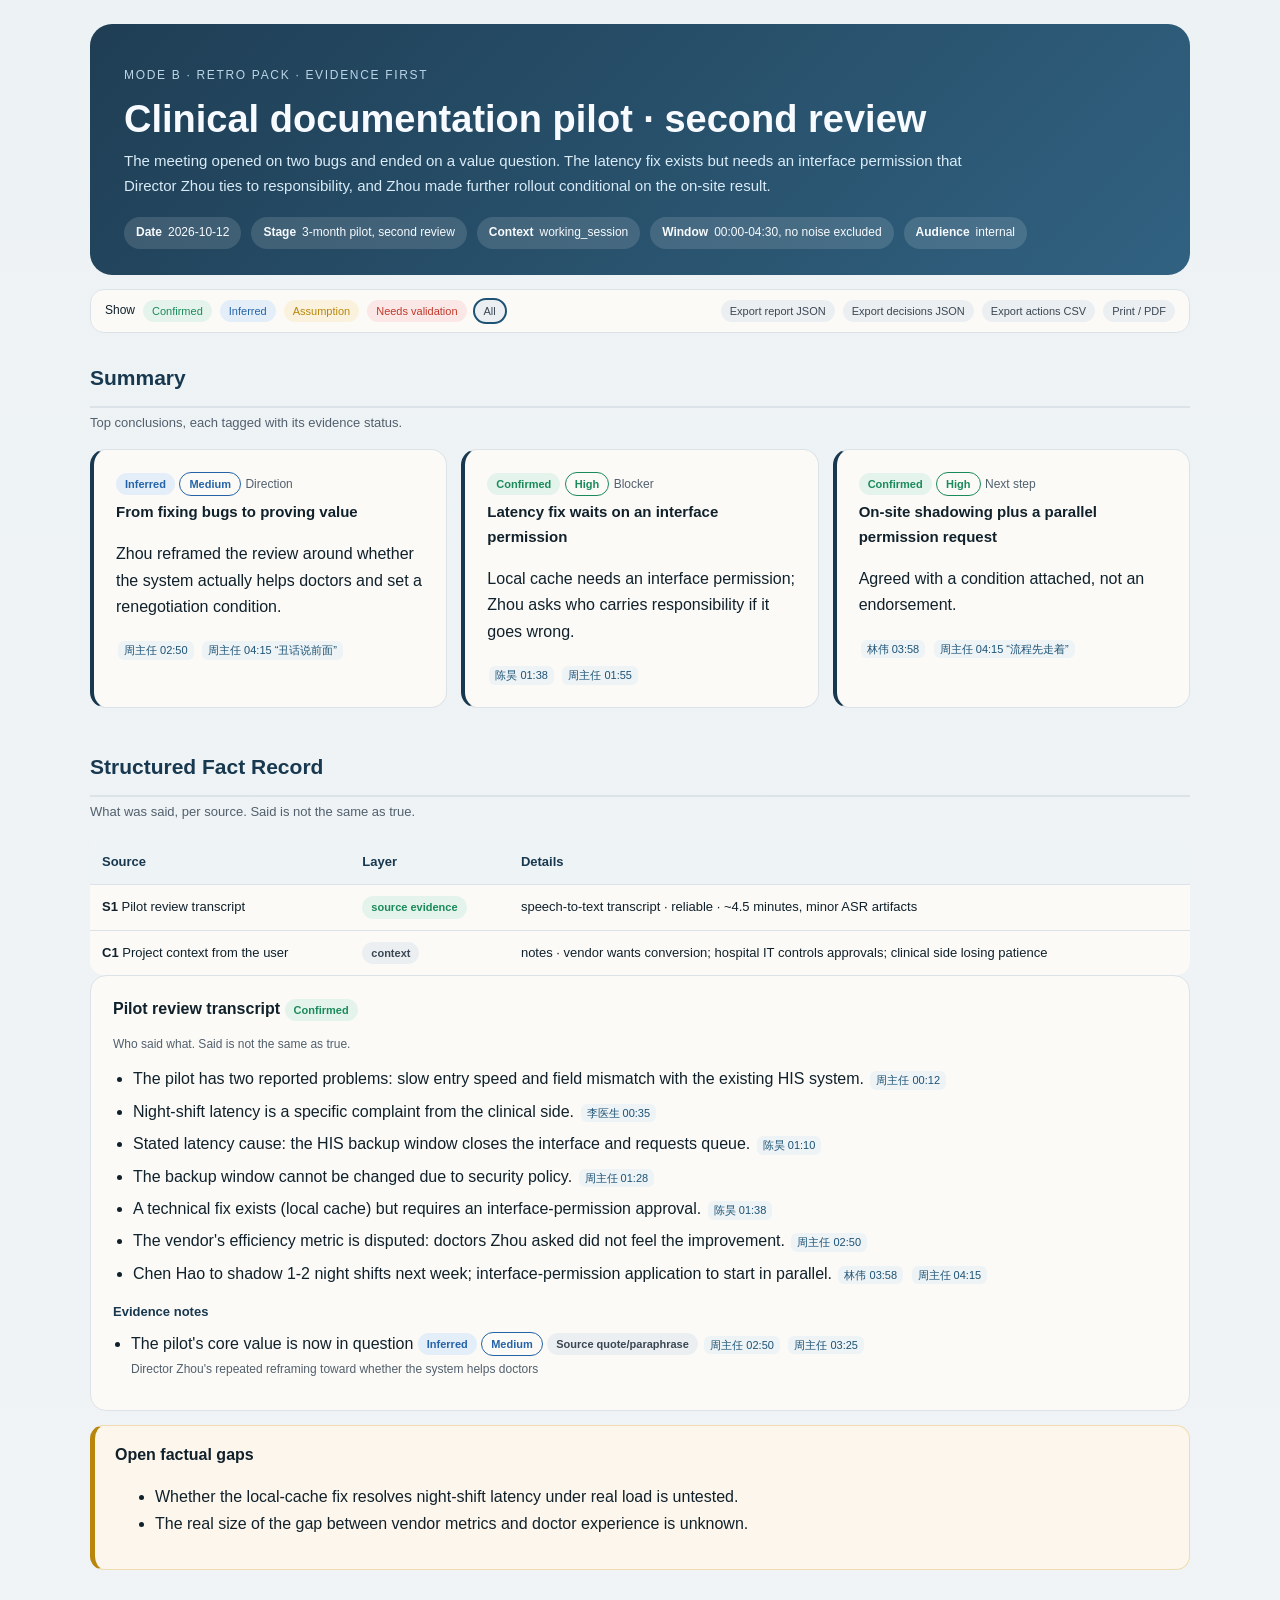
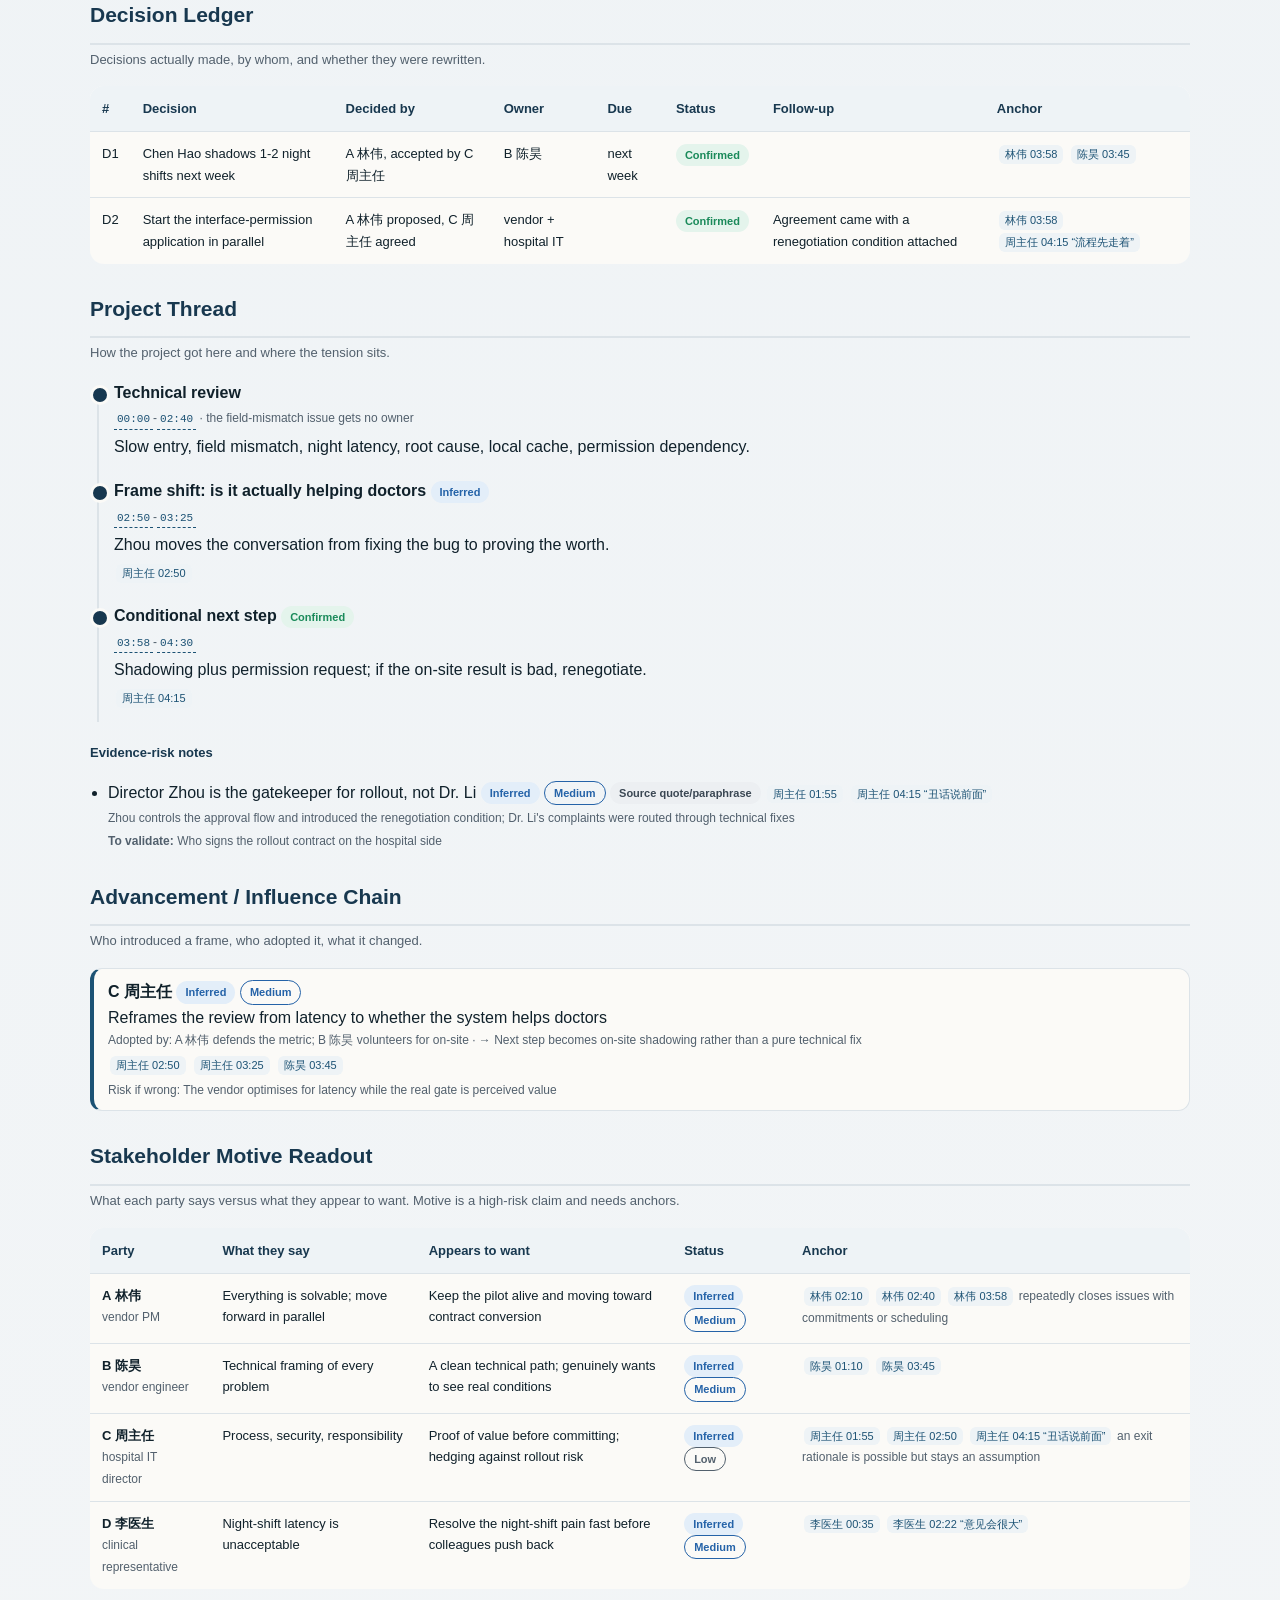
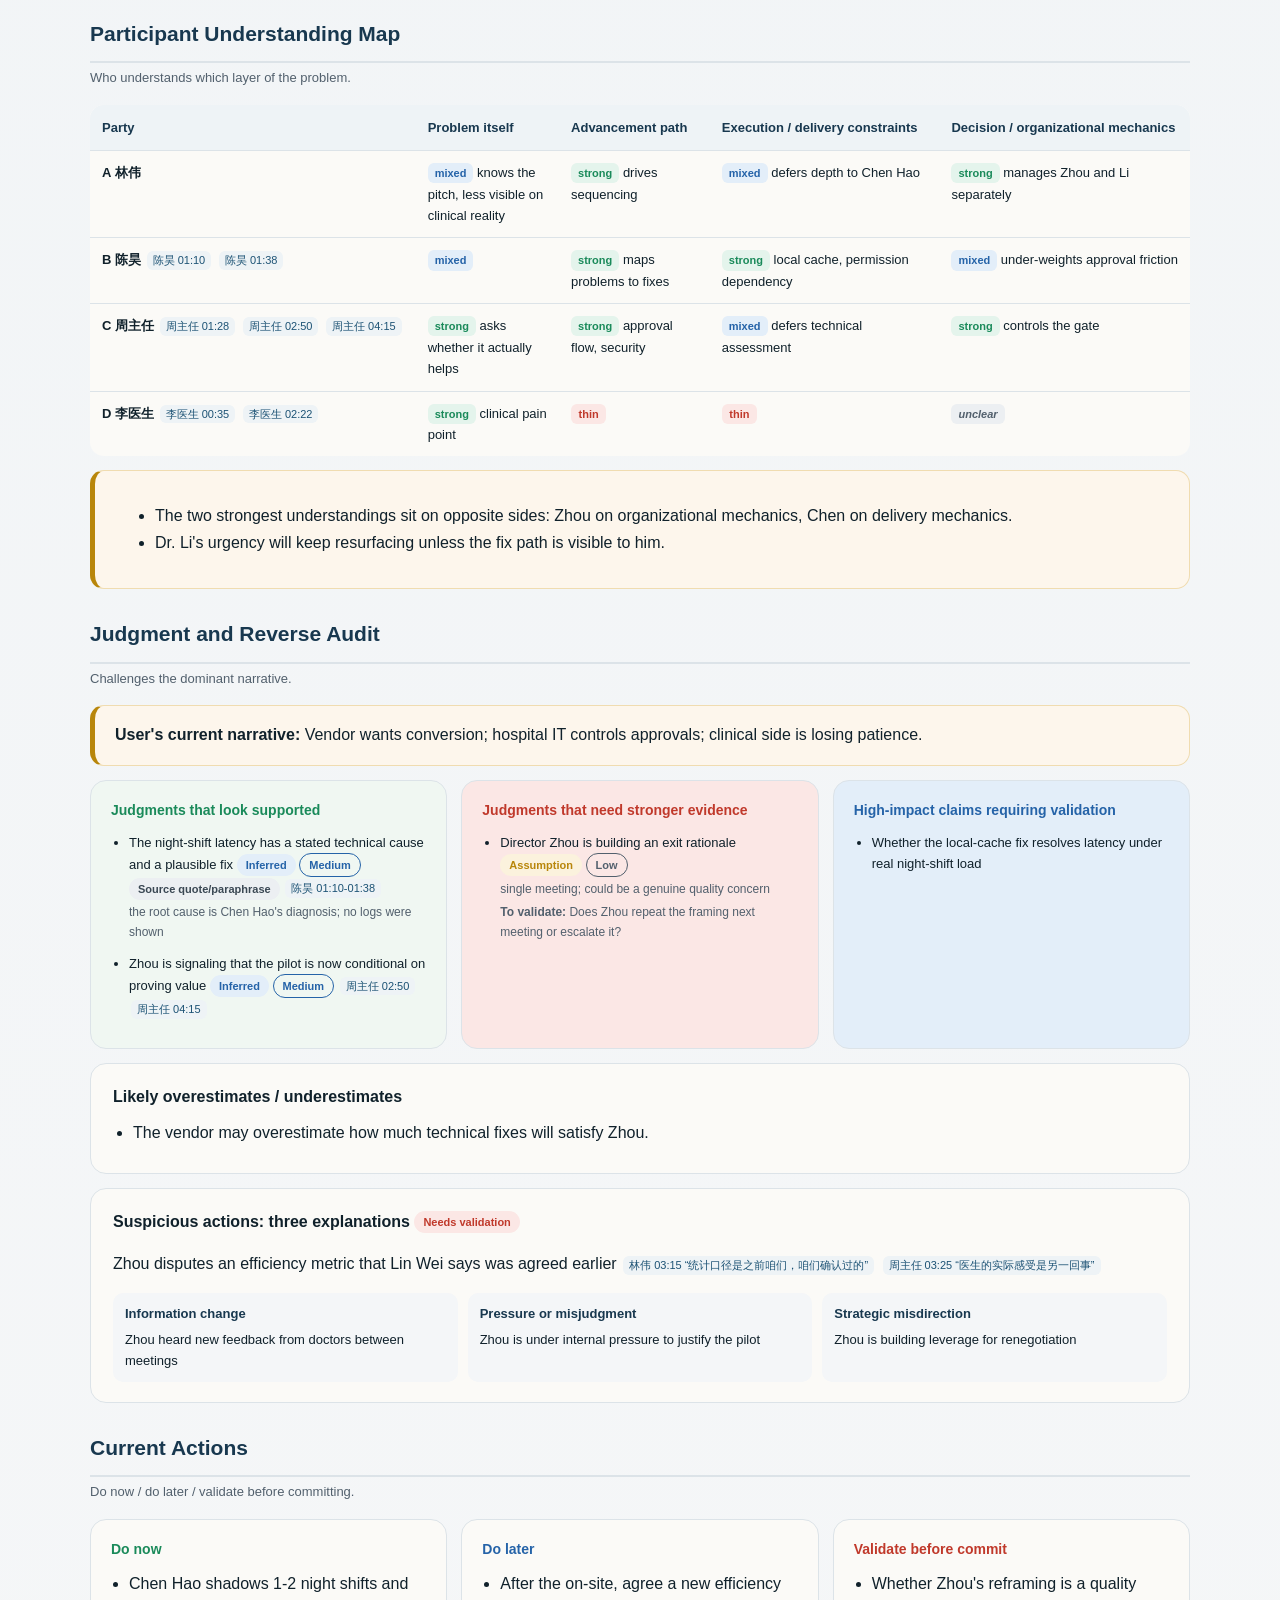
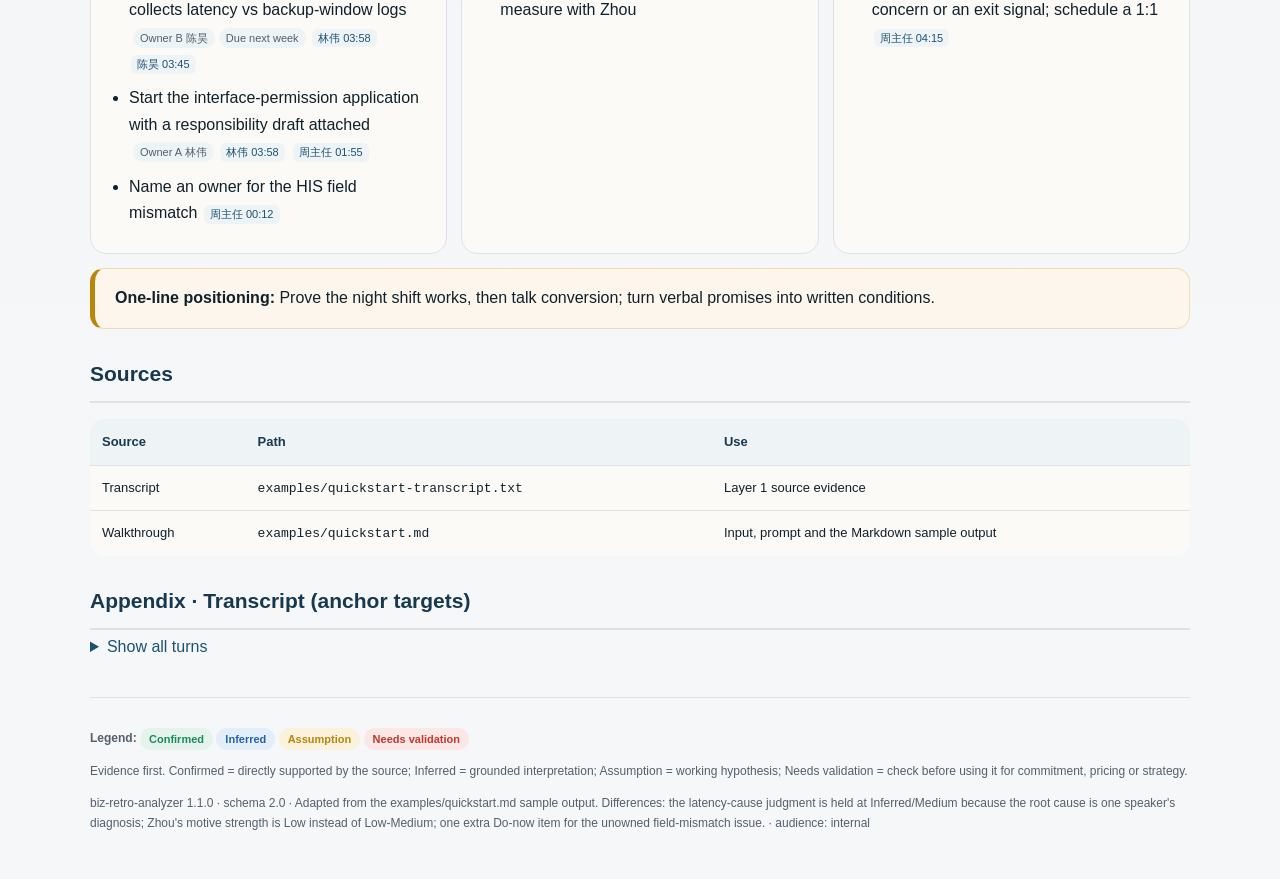
<file: examples/quickstart.report.html>
<!DOCTYPE html><html lang="en"><head><meta charset="UTF-8">
<meta name="viewport" content="width=device-width, initial-scale=1.0">
<meta name="generator" content="biz-retro-analyzer 1.1.0">
<title>Clinical documentation pilot · second review</title><style>/* ===== Biz Retro Analyzer · HTML Report CSS ===== */
/* Report-style layout, not a BI dashboard.
   Evidence status is always visible via tags. */

:root {
  --bg: #eef2f4;
  --paper: #fbfaf7;
  --ink: #10212b;
  --muted: #52606d;
  --navy: #18384f;
  --navy2: #1c5274;

  /* evidence status palette */
  --confirmed: #1a8a5a;     --confirmed-bg: #e4f4ec;
  --inferred:  #2563a8;     --inferred-bg:  #e3eef9;
  --assumption: #b8860b;    --assumption-bg: #fbf2dd;
  --needs: #c0392b;         --needs-bg: #fbe7e5;

  --border: #dce3e8;
}

* { box-sizing: border-box; }

body {
  margin: 0;
  font-family: "Segoe UI", "Helvetica Neue", Arial, system-ui, sans-serif;
  background: linear-gradient(180deg, #edf2f5 0%, #f6f7f8 100%);
  color: var(--ink);
  line-height: 1.65;
}

html[lang^="zh"] body {
  font-family: "PingFang SC", "Microsoft YaHei", "Segoe UI", sans-serif;
}

.page { width: min(1100px, calc(100% - 32px)); margin: 24px auto 48px; }

/* ---------- Hero ---------- */
.hero {
  position: relative;
  padding: 30px 34px 26px;
  border-radius: 22px;
  background: linear-gradient(135deg, rgba(24,56,79,.97), rgba(28,82,116,.90));
  color: #f7fbff;
}

.lang-switch {
  position: absolute;
  top: 16px;
  right: 20px;
  margin: 0;
  font-size: 13px;
}

.lang-switch a {
  color: #e8f3fa;
  text-decoration: none;
  border: 1px solid rgba(255,255,255,.35);
  border-radius: 8px;
  padding: 4px 10px;
}

.lang-switch a:hover { background: rgba(255,255,255,.12); }
.hero .eyebrow { color:#bad5e8; font-size:12px; letter-spacing:.14em; text-transform:uppercase; }
.hero h1 { margin:10px 0 8px; font-size:clamp(26px,3.4vw,38px); line-height:1.15; }
.hero .lead { margin:0; max-width:880px; color:#d9ebf7; font-size:15px; }
.hero-meta { display:flex; flex-wrap:wrap; gap:10px; margin-top:18px; }
.hero-note { margin-top:16px; padding:12px 16px; border-radius:12px; background:rgba(255,255,255,.08); color:#cfe4f3; font-size:13px; }

.chip {
  display:inline-flex; align-items:center; gap:6px;
  padding:6px 12px; border-radius:999px; font-size:12px;
  background:rgba(255,255,255,.13); color:#f7fbff;
}

/* ---------- Tags ---------- */
.tag {
  display:inline-block; padding:2px 9px; border-radius:999px;
  font-size:11px; font-weight:600; white-space:nowrap; vertical-align:middle;
}
.t-confirmed { background:var(--confirmed-bg); color:var(--confirmed); }
.t-inferred  { background:var(--inferred-bg);  color:var(--inferred); }
.t-assumption{ background:var(--assumption-bg);color:var(--assumption); }
.t-needs     { background:var(--needs-bg);     color:var(--needs); }
.t-context   { background:#eceff2; color:#3a4753; }

/* ---------- Section ---------- */
.section { margin-top:28px; }
.section h2 {
  font-size:21px; margin:0 0 4px; color:var(--navy);
  padding-bottom:10px; border-bottom:2px solid var(--border);
}
.section .sub { color:var(--muted); font-size:13px; margin:0 0 16px; }

/* ---------- Cards ---------- */
.card {
  background:var(--paper); border:1px solid var(--border);
  border-radius:16px; padding:20px 22px; margin:0 0 14px;
}
.card h3 { margin:0 0 10px; font-size:16px; color:var(--ink); }
.card ul { margin:8px 0 0; padding-left:20px; }
.card li { margin-bottom:6px; }
.card-grid { display:grid; grid-template-columns:repeat(auto-fit,minmax(300px,1fr)); gap:14px; }
.anchor { color:var(--muted); font-size:12px; }

/* summary cards */
.sum-card { border-left:4px solid var(--navy); }
.sum-card .headline { font-weight:700; font-size:15px; margin:4px 0 8px; }

/* ---------- Tables ---------- */
.tbl-wrap { overflow-x:auto; }
table { width:100%; border-collapse:collapse; font-size:13px; background:var(--paper); border-radius:14px; overflow:hidden; }
th { background:#eef3f6; text-align:left; padding:12px; color:var(--navy); font-weight:600; white-space:nowrap; }
td { padding:11px 12px; border-top:1px solid var(--border); vertical-align:top; }
tr:hover td { background:#f7f9fb; }

/* ---------- Timeline ---------- */
.timeline { position:relative; padding-left:24px; }
.timeline::before { content:""; position:absolute; left:7px; top:6px; bottom:6px; width:2px; background:var(--border); }
.tl-item { position:relative; padding:0 0 18px; }
.tl-item::before {
  content:""; position:absolute; left:-24px; top:5px; width:14px; height:14px;
  border-radius:50%; background:var(--navy); border:3px solid var(--paper);
}
.tl-item .tl-title { font-weight:600; margin-bottom:3px; }
.tl-item .tl-meta { font-size:12px; color:var(--muted); margin-bottom:4px; }

/* ---------- Audit board (4-up) ---------- */
.audit-grid { display:grid; grid-template-columns:repeat(auto-fit,minmax(240px,1fr)); gap:14px; margin-bottom:14px; }
.audit-box { border-radius:16px; padding:18px 20px; border:1px solid var(--border); }
.audit-box h4 { margin:0 0 10px; font-size:14px; }
.audit-box ul { margin:0; padding-left:18px; font-size:13px; }
.audit-box li { margin-bottom:8px; }
.box-supported { background:#f0f7f2; } .box-supported h4 { color:var(--confirmed); }
.box-weak { background:var(--needs-bg); }     .box-weak h4 { color:var(--needs); }
.box-assume { background:var(--assumption-bg); }.box-assume h4 { color:var(--assumption); }
.box-validate { background:var(--inferred-bg);} .box-validate h4 { color:var(--inferred); }

/* ---------- Action lanes ---------- */
.act-grid { display:grid; grid-template-columns:repeat(auto-fit,minmax(260px,1fr)); gap:14px; }
.act-box { background:var(--paper); border-radius:16px; padding:18px 20px; border:1px solid var(--border); }
.act-box h4 { margin:0 0 10px; font-size:14px; }
.act-box ul { margin:0; padding-left:18px; }
.act-box li { margin-bottom:9px; }
.act-now h4 { color:var(--confirmed); }
.act-later h4 { color:var(--inferred); }
.act-validate h4 { color:var(--needs); }
.owner { display:inline-block; margin-left:4px; font-size:11px; padding:1px 7px; border-radius:999px; background:#eef3f6; color:var(--muted); }

/* ---------- Callout ---------- */
.callout {
  background:#fdf6ec; border:1px solid #f0dcb0; border-left:5px solid var(--assumption);
  border-radius:14px; padding:16px 20px; margin:14px 0;
}
.callout.warn { background:var(--needs-bg); border-color:#f0c4be; border-left-color:var(--needs); }
.callout strong { color:var(--ink); }

/* ---------- Footer ---------- */
.footer { margin-top:36px; padding-top:18px; border-top:1px solid var(--border); color:var(--muted); font-size:12px; }

/* ---------- Strength, layer and level chips ---------- */
/* Status is filled; strength is outlined, so the two are never confused. */
.s-high, .s-medium, .s-low { background:transparent; border:1px solid currentColor; }
.s-high { color:var(--confirmed); } .s-medium { color:var(--inferred); } .s-low { color:var(--muted); }
.layer-source { background:var(--confirmed-bg); color:var(--confirmed); }
.layer-context { background:#eceff2; color:#3a4753; }
.layer-later_reasoning { background:var(--assumption-bg); color:var(--assumption); }
.lv { display:inline-block; min-width:3.2em; text-align:center; padding:1px 7px; border-radius:6px; font-size:11px; font-weight:600; }
.lv-strong { background:var(--confirmed-bg); color:var(--confirmed); }
.lv-mixed { background:var(--inferred-bg); color:var(--inferred); }
.lv-thin { background:var(--needs-bg); color:var(--needs); }
.lv-unclear { background:#eceff2; color:var(--muted); font-style:italic; }
.um td:first-child { white-space:nowrap; }

/* ---------- Judgments ---------- */
ul.judgments { padding-left:18px; }
ul.judgments li { margin-bottom:10px; }
.note { color:var(--muted); font-size:12px; margin-top:3px; }
.card h4, .section > h4 { margin:14px 0 4px; font-size:13px; color:var(--navy); }
.suspicious .three { display:grid; grid-template-columns:repeat(auto-fit,minmax(200px,1fr)); gap:10px; }
.suspicious .three > div { background:#f4f6f8; border-radius:10px; padding:10px 12px; font-size:13px; }
.suspicious .three h4 { margin:0 0 4px; }
.suspicious .three p { margin:0; }

/* ---------- Source anchors ---------- */
.ancs { display:inline; }
.anc { display:inline-block; margin:1px 2px; padding:0 6px; border-radius:6px; background:#eef3f6; color:var(--navy2);
  font-size:11px; line-height:1.7; text-decoration:none; white-space:nowrap; }
a.anc:hover { background:var(--inferred-bg); }
a.anc.ts { margin:0; padding:0 3px; font-family:ui-monospace,SFMono-Regular,Menlo,monospace; font-size:.92em;
  background:transparent; border-bottom:1px dashed var(--navy2); border-radius:0; }
.hero a.anc.ts { color:#e8f3fb; border-bottom-color:#9cc3dd; }
.anc.bad { background:var(--needs-bg); color:var(--needs); text-decoration:line-through; }
.tx h3, #appendix h3 { font-size:14px; scroll-margin-top:72px; }
.tx pre { white-space:pre-wrap; font:inherit; font-size:13px; margin:0; }
.tx p { margin:4px 0; font-size:13px; scroll-margin-top:72px; }
.tx p:target { background:#fff3c4; border-radius:6px; padding:2px 6px; }
details.tx-wrap summary { cursor:pointer; color:var(--navy2); }

/* ---------- Influence chain ---------- */
.chain { display:flex; flex-direction:column; gap:2px; }
.chain .node { background:var(--paper); border:1px solid var(--border); border-left:4px solid var(--navy2); border-radius:12px; padding:10px 14px; }
.chain .who { font-weight:700; }
.chain .arrow { text-align:center; color:var(--muted); }

/* ---------- Filter bar ---------- */
.filter { position:sticky; top:0; z-index:5; display:flex; gap:8px; align-items:center; flex-wrap:wrap;
  padding:10px 14px; margin:14px 0 0; background:rgba(251,250,247,.96); border:1px solid var(--border);
  border-radius:14px; font-size:12px; }
.filter button { border:0; cursor:pointer; font:inherit; font-size:11px; }
.filter button.on { outline:2px solid var(--navy2); }
.filter .sp { flex:1; }
.dim { opacity:.18; transition:opacity .2s; }
.audience-note { margin-top:14px; }

@media (max-width:640px) {
  .hero { padding:24px 20px; }
  .card { padding:16px; }
  .card-grid, .audit-grid, .act-grid { grid-template-columns:1fr; }
  .filter { position:static; }
  td, th { padding:8px; }
}

@media print {
  body { background:#fff; }
  .page { width:auto; margin:0; }
  .filter, details.tx-wrap > summary { display:none; }
  details.tx-wrap > * { display:block; }
  .hero { -webkit-print-color-adjust:exact; print-color-adjust:exact; }
  .section, .card, .audit-box, .act-box, tr { break-inside:avoid-page; }
  .dim { opacity:1; }
  a.anc { color:inherit; }
}
</style></head><body><main class="page">
<header class="hero">
<p class="eyebrow">Mode B · Retro Pack · Evidence first</p><h1>Clinical documentation pilot · second review</h1>
<p class="lead">The meeting opened on two bugs and ended on a value question. The latency fix exists but needs an interface permission that Director Zhou ties to responsibility, and Zhou made further rollout conditional on the on-site result.</p>
<div class="hero-meta"><span class="chip"><strong>Date</strong> 2026-10-12</span><span class="chip"><strong>Stage</strong> 3-month pilot, second review</span><span class="chip"><strong>Context</strong> working_session</span><span class="chip"><strong>Window</strong> 00:00-04:30, no noise excluded</span><span class="chip"><strong>Audience</strong> internal</span></div>
</header>
<nav class="filter" aria-label="filter"><span>Show</span>
<button type="button" data-f="Confirmed" class="tag t-confirmed">Confirmed</button>
<button type="button" data-f="Inferred" class="tag t-inferred">Inferred</button>
<button type="button" data-f="Assumption" class="tag t-assumption">Assumption</button>
<button type="button" data-f="Needs validation" class="tag t-needs">Needs validation</button>
<button type="button" data-f="all" class="tag t-context on">All</button><span class="sp"></span>
<button type="button" id="exp-report" class="tag t-context">Export report JSON</button>
<button type="button" id="exp-decisions" class="tag t-context">Export decisions JSON</button>
<button type="button" id="exp-actions" class="tag t-context">Export actions CSV</button>
<button type="button" onclick="window.print()" class="tag t-context">Print / PDF</button></nav>
<section class="section" id="summary"><h2>Summary</h2><p class="sub">Top conclusions, each tagged with its evidence status.</p><div class="card-grid"><div class="card sum-card" data-s="Inferred"><span class="tag t-inferred" title="Inferred">Inferred</span> <span class="tag s-medium">Medium</span> <span class="anchor">Direction</span><div class="headline">From fixing bugs to proving value</div><p>Zhou reframed the review around whether the system actually helps doctors and set a renegotiation condition.</p><span class="ancs"><a class="anc" href="#t-S1-170" title="C 周主任 02:50: 我我插一句，其实我更关心的，不是这个延迟，我更关心的是，这个系统它到底有没有，有没有真正帮到医生。因为你们上次给的数据，说录入效率提升了百分之多少，但是我自己问了一圈，医生那边说感觉没那么明显。这个我觉得，这个才是核心问题。">周主任 02:50</a> <a class="anc" href="#t-S1-255" title="C 周主任 04:15: 行，流程先走着，但是我丑话说前面啊，这个现场跟下来如果效果不好，那这个，这个试点的，后续怎么弄，咱们得重新谈。">周主任 04:15 “丑话说前面”</a></span></div><div class="card sum-card" data-s="Confirmed"><span class="tag t-confirmed" title="Confirmed">Confirmed</span> <span class="tag s-high">High</span> <span class="anchor">Blocker</span><div class="headline">Latency fix waits on an interface permission</div><p>Local cache needs an interface permission; Zhou asks who carries responsibility if it goes wrong.</p><span class="ancs"><a class="anc" href="#t-S1-98" title="B 陈昊 01:38: 我理解，我不是说让你们改，我是说这个，这个是一个技术上的一个客观情况，那我们这边能做的呢，就是要么我们做一个本地缓存，但是本地缓存的话，就需要你们那边开一个，开一个接口的权限。">陈昊 01:38</a> <a class="anc" href="#t-S1-115" title="C 周主任 01:55: 开接口权限这个事情，得走流程，而且我我也说句实话，就是，开了之后万一出了问题，这个责任，这个到时候算谁的。">周主任 01:55</a></span></div><div class="card sum-card" data-s="Confirmed"><span class="tag t-confirmed" title="Confirmed">Confirmed</span> <span class="tag s-high">High</span> <span class="anchor">Next step</span><div class="headline">On-site shadowing plus a parallel permission request</div><p>Agreed with a condition attached, not an endorsement.</p><span class="ancs"><a class="anc" href="#t-S1-238" title="A 林伟 03:58: 那这个就这么定，下周我们安排，安排陈昊去跟一两个夜班。然后那个接口权限的事，周主任您看这样行不行，我们，我们先把申请流程走起来，这个不影响，不影响这个现场跟进。">林伟 03:58</a> <a class="anc" href="#t-S1-255" title="C 周主任 04:15: 行，流程先走着，但是我丑话说前面啊，这个现场跟下来如果效果不好，那这个，这个试点的，后续怎么弄，咱们得重新谈。">周主任 04:15 “流程先走着”</a></span></div></div></section>
<section class="section" id="fact"><h2>Structured Fact Record</h2><p class="sub">What was said, per source. Said is not the same as true.</p><div class="tbl-wrap"><table><thead><tr><th>Source</th><th>Layer</th><th>Details</th></tr></thead><tbody><tr><td><strong>S1</strong> Pilot review transcript</td><td><span class="tag layer-source">source evidence</span></td><td>speech-to-text transcript · reliable · ~4.5 minutes, minor ASR artifacts</td></tr><tr><td><strong>C1</strong> Project context from the user</td><td><span class="tag layer-context">context</span></td><td>notes · vendor wants conversion; hospital IT controls approvals; clinical side losing patience</td></tr></tbody></table></div><div class="card" data-s="Confirmed"><h3>Pilot review transcript <span class="tag t-confirmed" title="Confirmed">Confirmed</span></h3><p class="anchor">Who said what. Said is not the same as true.</p><ul><li>The pilot has two reported problems: slow entry speed and field mismatch with the existing HIS system. <span class="ancs"><a class="anc" href="#t-S1-12" title="C 周主任 00:12: 我先说啊，信息科这边收到的反馈呢，主要两点。第一呢就是，医生那边反映录入速度反而比以前慢了。第二呢就是这个，你们这个结构化字段，跟我们现有的 HIS 系统对不上，这边导入导出有问题。">周主任 00:12</a></span></li><li>Night-shift latency is a specific complaint from the clinical side. <span class="ancs"><a class="anc" href="#t-S1-35" title="D 李医生 00:35: 对，我我我补充一下，就是我们科里面用下来的感觉，就是，嗯，白天还行，白天那个，就是提示出来的时候还比较准，但是夜班的时候，夜班那个，经常是我在写病历写到一半，然后那个它才弹出来，那个延迟太厉害了。">李医生 00:35</a></span></li><li>Stated latency cause: the HIS backup window closes the interface and requests queue. <span class="ancs"><a class="anc" href="#t-S1-70" title="B 陈昊 01:10: 查了，这个其实是因为，夜班的时候你们那个 HIS 那边，做数据备份，所以那边接口会，会有一个窗口期是关掉的，我们这边的请求就其实是在排队，等他们那边放开。">陈昊 01:10</a></span></li><li>The backup window cannot be changed due to security policy. <span class="ancs"><a class="anc" href="#t-S1-88" title="C 周主任 01:28: 等一下，那个备份窗口这个事情，我们信息科是有规定的，那个不能随便动，这个是，属于安全的，安全要求。">周主任 01:28</a></span></li><li>A technical fix exists (local cache) but requires an interface-permission approval. <span class="ancs"><a class="anc" href="#t-S1-98" title="B 陈昊 01:38: 我理解，我不是说让你们改，我是说这个，这个是一个技术上的一个客观情况，那我们这边能做的呢，就是要么我们做一个本地缓存，但是本地缓存的话，就需要你们那边开一个，开一个接口的权限。">陈昊 01:38</a></span></li><li>The vendor&#x27;s efficiency metric is disputed: doctors Zhou asked did not feel the improvement. <span class="ancs"><a class="anc" href="#t-S1-170" title="C 周主任 02:50: 我我插一句，其实我更关心的，不是这个延迟，我更关心的是，这个系统它到底有没有，有没有真正帮到医生。因为你们上次给的数据，说录入效率提升了百分之多少，但是我自己问了一圈，医生那边说感觉没那么明显。这个我觉得，这个才是核心问题。">周主任 02:50</a></span></li><li>Chen Hao to shadow 1-2 night shifts next week; interface-permission application to start in parallel. <span class="ancs"><a class="anc" href="#t-S1-238" title="A 林伟 03:58: 那这个就这么定，下周我们安排，安排陈昊去跟一两个夜班。然后那个接口权限的事，周主任您看这样行不行，我们，我们先把申请流程走起来，这个不影响，不影响这个现场跟进。">林伟 03:58</a> <a class="anc" href="#t-S1-255" title="C 周主任 04:15: 行，流程先走着，但是我丑话说前面啊，这个现场跟下来如果效果不好，那这个，这个试点的，后续怎么弄，咱们得重新谈。">周主任 04:15</a></span></li></ul><h4>Evidence notes</h4><ul class="judgments"><li data-s="Inferred">The pilot&#x27;s core value is now in question <span class="tag t-inferred" title="Inferred">Inferred</span> <span class="tag s-medium">Medium</span> <span class="tag t-context">Source quote/paraphrase</span> <span class="ancs"><a class="anc" href="#t-S1-170" title="C 周主任 02:50: 我我插一句，其实我更关心的，不是这个延迟，我更关心的是，这个系统它到底有没有，有没有真正帮到医生。因为你们上次给的数据，说录入效率提升了百分之多少，但是我自己问了一圈，医生那边说感觉没那么明显。这个我觉得，这个才是核心问题。">周主任 02:50</a> <a class="anc" href="#t-S1-205" title="C 周主任 03:25: 统计口径确认过，但是，但是医生的实际感受是另一回事。我我我我个人觉得，你们这个，是不是应该，再去就是，跟着医生实际上一两个班，看看真实的情况。">周主任 03:25</a></span><div class="note">Director Zhou&#x27;s repeated reframing toward whether the system helps doctors</div></li></ul></div><div class="callout"><strong>Open factual gaps</strong><ul><li>Whether the local-cache fix resolves night-shift latency under real load is untested.</li><li>The real size of the gap between vendor metrics and doctor experience is unknown.</li></ul></div></section>
<section class="section" id="decisions"><h2>Decision Ledger</h2><p class="sub">Decisions actually made, by whom, and whether they were rewritten.</p><div class="tbl-wrap"><table><thead><tr><th>#</th><th>Decision</th><th>Decided by</th><th>Owner</th><th>Due</th><th>Status</th><th>Follow-up</th><th>Anchor</th></tr></thead><tbody><tr data-s="Confirmed"><td>D1</td><td>Chen Hao shadows 1-2 night shifts next week</td><td>A 林伟, accepted by C 周主任</td><td>B 陈昊</td><td>next week</td><td><span class="tag t-confirmed" title="Confirmed">Confirmed</span></td><td></td><td><span class="ancs"><a class="anc" href="#t-S1-238" title="A 林伟 03:58: 那这个就这么定，下周我们安排，安排陈昊去跟一两个夜班。然后那个接口权限的事，周主任您看这样行不行，我们，我们先把申请流程走起来，这个不影响，不影响这个现场跟进。">林伟 03:58</a> <a class="anc" href="#t-S1-225" title="B 陈昊 03:45: 这个可以，其实我们一直也想去现场看看，因为就是，很多问题在后台数据上其实看不出来，必须得去现场。">陈昊 03:45</a></span></td></tr><tr data-s="Confirmed"><td>D2</td><td>Start the interface-permission application in parallel</td><td>A 林伟 proposed, C 周主任 agreed</td><td>vendor + hospital IT</td><td></td><td><span class="tag t-confirmed" title="Confirmed">Confirmed</span></td><td>Agreement came with a renegotiation condition attached</td><td><span class="ancs"><a class="anc" href="#t-S1-238" title="A 林伟 03:58: 那这个就这么定，下周我们安排，安排陈昊去跟一两个夜班。然后那个接口权限的事，周主任您看这样行不行，我们，我们先把申请流程走起来，这个不影响，不影响这个现场跟进。">林伟 03:58</a> <a class="anc" href="#t-S1-255" title="C 周主任 04:15: 行，流程先走着，但是我丑话说前面啊，这个现场跟下来如果效果不好，那这个，这个试点的，后续怎么弄，咱们得重新谈。">周主任 04:15 “流程先走着”</a></span></td></tr></tbody></table></div></section>
<section class="section" id="thread"><h2>Project Thread</h2><p class="sub">How the project got here and where the tension sits.</p><div class="timeline"><div class="tl-item"><div class="tl-title">Technical review </div><div class="tl-meta"><a class="anc ts" href="#t-S1-0" title="A 林伟: 那我们继续啊，上次会议聊的那个病历辅助录入，这次主要就是看看试点这边大家反馈怎么样。">00:00</a>-<a class="anc ts" href="#t-S1-160" title="A 林伟: 能解决的，李医生，这个技术上是有方案的，就是刚才陈昊说的本地缓存。">02:40</a> · the field-mismatch issue gets no owner</div><div>Slow entry, field mismatch, night latency, root cause, local cache, permission dependency.</div></div><div class="tl-item" data-s="Inferred"><div class="tl-title">Frame shift: is it actually helping doctors <span class="tag t-inferred" title="Inferred">Inferred</span></div><div class="tl-meta"><a class="anc ts" href="#t-S1-170" title="C 周主任: 我我插一句，其实我更关心的，不是这个延迟，我更关心的是，这个系统它到底有没有，有没有真正帮到医生。因为你们上次给的数据，说录入效率提升了百分之多少，但是我自己问了一圈，医生那边说感觉没那么明显。这个我觉得，这个才是核心问题。">02:50</a>-<a class="anc ts" href="#t-S1-205" title="C 周主任: 统计口径确认过，但是，但是医生的实际感受是另一回事。我我我我个人觉得，你们这个，是不是应该，再去就是，跟着医生实际上一两个班，看看真实的情况。">03:25</a></div><div>Zhou moves the conversation from fixing the bug to proving the worth.</div><span class="ancs"><a class="anc" href="#t-S1-170" title="C 周主任 02:50: 我我插一句，其实我更关心的，不是这个延迟，我更关心的是，这个系统它到底有没有，有没有真正帮到医生。因为你们上次给的数据，说录入效率提升了百分之多少，但是我自己问了一圈，医生那边说感觉没那么明显。这个我觉得，这个才是核心问题。">周主任 02:50</a></span></div><div class="tl-item" data-s="Confirmed"><div class="tl-title">Conditional next step <span class="tag t-confirmed" title="Confirmed">Confirmed</span></div><div class="tl-meta"><a class="anc ts" href="#t-S1-238" title="A 林伟: 那这个就这么定，下周我们安排，安排陈昊去跟一两个夜班。然后那个接口权限的事，周主任您看这样行不行，我们，我们先把申请流程走起来，这个不影响，不影响这个现场跟进。">03:58</a>-<a class="anc ts" href="#t-S1-270" title="A 林伟: 理解理解。">04:30</a></div><div>Shadowing plus permission request; if the on-site result is bad, renegotiate.</div><span class="ancs"><a class="anc" href="#t-S1-255" title="C 周主任 04:15: 行，流程先走着，但是我丑话说前面啊，这个现场跟下来如果效果不好，那这个，这个试点的，后续怎么弄，咱们得重新谈。">周主任 04:15</a></span></div></div><h4>Evidence-risk notes</h4><ul class="judgments"><li data-s="Inferred">Director Zhou is the gatekeeper for rollout, not Dr. Li <span class="tag t-inferred" title="Inferred">Inferred</span> <span class="tag s-medium">Medium</span> <span class="tag t-context">Source quote/paraphrase</span> <span class="ancs"><a class="anc" href="#t-S1-115" title="C 周主任 01:55: 开接口权限这个事情，得走流程，而且我我也说句实话，就是，开了之后万一出了问题，这个责任，这个到时候算谁的。">周主任 01:55</a> <a class="anc" href="#t-S1-255" title="C 周主任 04:15: 行，流程先走着，但是我丑话说前面啊，这个现场跟下来如果效果不好，那这个，这个试点的，后续怎么弄，咱们得重新谈。">周主任 04:15 “丑话说前面”</a></span><div class="note">Zhou controls the approval flow and introduced the renegotiation condition; Dr. Li&#x27;s complaints were routed through technical fixes</div><div class="note"><strong>To validate: </strong>Who signs the rollout contract on the hospital side</div></li></ul></section>
<section class="section" id="chain"><h2>Advancement / Influence Chain</h2><p class="sub">Who introduced a frame, who adopted it, what it changed.</p><div class="chain"><div class="node" data-s="Inferred"><div class="who">C 周主任 <span class="tag t-inferred" title="Inferred">Inferred</span> <span class="tag s-medium">Medium</span></div><div>Reframes the review from latency to whether the system helps doctors</div><div class="anchor">Adopted by: A 林伟 defends the metric; B 陈昊 volunteers for on-site · → Next step becomes on-site shadowing rather than a pure technical fix</div><span class="ancs"><a class="anc" href="#t-S1-170" title="C 周主任 02:50: 我我插一句，其实我更关心的，不是这个延迟，我更关心的是，这个系统它到底有没有，有没有真正帮到医生。因为你们上次给的数据，说录入效率提升了百分之多少，但是我自己问了一圈，医生那边说感觉没那么明显。这个我觉得，这个才是核心问题。">周主任 02:50</a> <a class="anc" href="#t-S1-205" title="C 周主任 03:25: 统计口径确认过，但是，但是医生的实际感受是另一回事。我我我我个人觉得，你们这个，是不是应该，再去就是，跟着医生实际上一两个班，看看真实的情况。">周主任 03:25</a> <a class="anc" href="#t-S1-225" title="B 陈昊 03:45: 这个可以，其实我们一直也想去现场看看，因为就是，很多问题在后台数据上其实看不出来，必须得去现场。">陈昊 03:45</a></span><div class="note">Risk if wrong: The vendor optimises for latency while the real gate is perceived value</div></div></div></section>
<section class="section" id="motive"><h2>Stakeholder Motive Readout</h2><p class="sub">What each party says versus what they appear to want. Motive is a high-risk claim and needs anchors.</p><div class="tbl-wrap"><table><thead><tr><th>Party</th><th>What they say</th><th>Appears to want</th><th>Status</th><th>Anchor</th></tr></thead><tbody><tr data-s="Inferred"><td><strong>A 林伟</strong><br><span class="anchor">vendor PM</span></td><td>Everything is solvable; move forward in parallel</td><td>Keep the pilot alive and moving toward contract conversion</td><td><span class="tag t-inferred" title="Inferred">Inferred</span> <span class="tag s-medium">Medium</span></td><td><span class="ancs"><a class="anc" href="#t-S1-130" title="A 林伟 02:10: 这个这个，周主任您放心，这个责任界定我们可以在合同里面，这一块我们之前也有处理经验。">林伟 02:10</a> <a class="anc" href="#t-S1-160" title="A 林伟 02:40: 能解决的，李医生，这个技术上是有方案的，就是刚才陈昊说的本地缓存。">林伟 02:40</a> <a class="anc" href="#t-S1-238" title="A 林伟 03:58: 那这个就这么定，下周我们安排，安排陈昊去跟一两个夜班。然后那个接口权限的事，周主任您看这样行不行，我们，我们先把申请流程走起来，这个不影响，不影响这个现场跟进。">林伟 03:58</a></span> <span class="note">repeatedly closes issues with commitments or scheduling</span></td></tr><tr data-s="Inferred"><td><strong>B 陈昊</strong><br><span class="anchor">vendor engineer</span></td><td>Technical framing of every problem</td><td>A clean technical path; genuinely wants to see real conditions</td><td><span class="tag t-inferred" title="Inferred">Inferred</span> <span class="tag s-medium">Medium</span></td><td><span class="ancs"><a class="anc" href="#t-S1-70" title="B 陈昊 01:10: 查了，这个其实是因为，夜班的时候你们那个 HIS 那边，做数据备份，所以那边接口会，会有一个窗口期是关掉的，我们这边的请求就其实是在排队，等他们那边放开。">陈昊 01:10</a> <a class="anc" href="#t-S1-225" title="B 陈昊 03:45: 这个可以，其实我们一直也想去现场看看，因为就是，很多问题在后台数据上其实看不出来，必须得去现场。">陈昊 03:45</a></span></td></tr><tr data-s="Inferred"><td><strong>C 周主任</strong><br><span class="anchor">hospital IT director</span></td><td>Process, security, responsibility</td><td>Proof of value before committing; hedging against rollout risk</td><td><span class="tag t-inferred" title="Inferred">Inferred</span> <span class="tag s-low">Low</span></td><td><span class="ancs"><a class="anc" href="#t-S1-115" title="C 周主任 01:55: 开接口权限这个事情，得走流程，而且我我也说句实话，就是，开了之后万一出了问题，这个责任，这个到时候算谁的。">周主任 01:55</a> <a class="anc" href="#t-S1-170" title="C 周主任 02:50: 我我插一句，其实我更关心的，不是这个延迟，我更关心的是，这个系统它到底有没有，有没有真正帮到医生。因为你们上次给的数据，说录入效率提升了百分之多少，但是我自己问了一圈，医生那边说感觉没那么明显。这个我觉得，这个才是核心问题。">周主任 02:50</a> <a class="anc" href="#t-S1-255" title="C 周主任 04:15: 行，流程先走着，但是我丑话说前面啊，这个现场跟下来如果效果不好，那这个，这个试点的，后续怎么弄，咱们得重新谈。">周主任 04:15 “丑话说前面”</a></span> <span class="note">an exit rationale is possible but stays an assumption</span></td></tr><tr data-s="Inferred"><td><strong>D 李医生</strong><br><span class="anchor">clinical representative</span></td><td>Night-shift latency is unacceptable</td><td>Resolve the night-shift pain fast before colleagues push back</td><td><span class="tag t-inferred" title="Inferred">Inferred</span> <span class="tag s-medium">Medium</span></td><td><span class="ancs"><a class="anc" href="#t-S1-35" title="D 李医生 00:35: 对，我我我补充一下，就是我们科里面用下来的感觉，就是，嗯，白天还行，白天那个，就是提示出来的时候还比较准，但是夜班的时候，夜班那个，经常是我在写病历写到一半，然后那个它才弹出来，那个延迟太厉害了。">李医生 00:35</a> <a class="anc" href="#t-S1-142" title="D 李医生 02:22: 那我我打断一下啊，我就是想知道，这个，这个延迟的问题，到底能不能解决，因为如果是夜班一直这样，那我底下医生他们，他们意见会很大，说实话。">李医生 02:22 “意见会很大”</a></span></td></tr></tbody></table></div></section>
<section class="section" id="map"><h2>Participant Understanding Map</h2><p class="sub">Who understands which layer of the problem.</p><div class="um"><div class="tbl-wrap"><table><thead><tr><th>Party</th><th>Problem itself</th><th>Advancement path</th><th>Execution / delivery constraints</th><th>Decision / organizational mechanics</th></tr></thead><tbody><tr><td><strong>A 林伟</strong> </td><td><span class="lv lv-mixed">mixed</span> knows the pitch, less visible on clinical reality</td><td><span class="lv lv-strong">strong</span> drives sequencing</td><td><span class="lv lv-mixed">mixed</span> defers depth to Chen Hao</td><td><span class="lv lv-strong">strong</span> manages Zhou and Li separately</td></tr><tr><td><strong>B 陈昊</strong> <span class="ancs"><a class="anc" href="#t-S1-70" title="B 陈昊 01:10: 查了，这个其实是因为，夜班的时候你们那个 HIS 那边，做数据备份，所以那边接口会，会有一个窗口期是关掉的，我们这边的请求就其实是在排队，等他们那边放开。">陈昊 01:10</a> <a class="anc" href="#t-S1-98" title="B 陈昊 01:38: 我理解，我不是说让你们改，我是说这个，这个是一个技术上的一个客观情况，那我们这边能做的呢，就是要么我们做一个本地缓存，但是本地缓存的话，就需要你们那边开一个，开一个接口的权限。">陈昊 01:38</a></span></td><td><span class="lv lv-mixed">mixed</span> </td><td><span class="lv lv-strong">strong</span> maps problems to fixes</td><td><span class="lv lv-strong">strong</span> local cache, permission dependency</td><td><span class="lv lv-mixed">mixed</span> under-weights approval friction</td></tr><tr><td><strong>C 周主任</strong> <span class="ancs"><a class="anc" href="#t-S1-88" title="C 周主任 01:28: 等一下，那个备份窗口这个事情，我们信息科是有规定的，那个不能随便动，这个是，属于安全的，安全要求。">周主任 01:28</a> <a class="anc" href="#t-S1-170" title="C 周主任 02:50: 我我插一句，其实我更关心的，不是这个延迟，我更关心的是，这个系统它到底有没有，有没有真正帮到医生。因为你们上次给的数据，说录入效率提升了百分之多少，但是我自己问了一圈，医生那边说感觉没那么明显。这个我觉得，这个才是核心问题。">周主任 02:50</a> <a class="anc" href="#t-S1-255" title="C 周主任 04:15: 行，流程先走着，但是我丑话说前面啊，这个现场跟下来如果效果不好，那这个，这个试点的，后续怎么弄，咱们得重新谈。">周主任 04:15</a></span></td><td><span class="lv lv-strong">strong</span> asks whether it actually helps</td><td><span class="lv lv-strong">strong</span> approval flow, security</td><td><span class="lv lv-mixed">mixed</span> defers technical assessment</td><td><span class="lv lv-strong">strong</span> controls the gate</td></tr><tr><td><strong>D 李医生</strong> <span class="ancs"><a class="anc" href="#t-S1-35" title="D 李医生 00:35: 对，我我我补充一下，就是我们科里面用下来的感觉，就是，嗯，白天还行，白天那个，就是提示出来的时候还比较准，但是夜班的时候，夜班那个，经常是我在写病历写到一半，然后那个它才弹出来，那个延迟太厉害了。">李医生 00:35</a> <a class="anc" href="#t-S1-142" title="D 李医生 02:22: 那我我打断一下啊，我就是想知道，这个，这个延迟的问题，到底能不能解决，因为如果是夜班一直这样，那我底下医生他们，他们意见会很大，说实话。">李医生 02:22</a></span></td><td><span class="lv lv-strong">strong</span> clinical pain point</td><td><span class="lv lv-thin">thin</span> </td><td><span class="lv lv-thin">thin</span> </td><td><span class="lv lv-unclear">unclear</span> </td></tr></tbody></table></div></div><div class="callout"><ul><li>The two strongest understandings sit on opposite sides: Zhou on organizational mechanics, Chen on delivery mechanics.</li><li>Dr. Li&#x27;s urgency will keep resurfacing unless the fix path is visible to him.</li></ul></div></section>
<section class="section" id="audit"><h2>Judgment and Reverse Audit</h2><p class="sub">Challenges the dominant narrative.</p><div class="callout"><strong>User&#x27;s current narrative: </strong>Vendor wants conversion; hospital IT controls approvals; clinical side is losing patience.</div><div class="audit-grid"><div class="audit-box box-supported"><h4>Judgments that look supported</h4><ul class="judgments"><li data-s="Inferred">The night-shift latency has a stated technical cause and a plausible fix <span class="tag t-inferred" title="Inferred">Inferred</span> <span class="tag s-medium">Medium</span> <span class="tag t-context">Source quote/paraphrase</span> <span class="ancs"><a class="anc" href="#t-S1-70" title="B 陈昊 01:10: 查了，这个其实是因为，夜班的时候你们那个 HIS 那边，做数据备份，所以那边接口会，会有一个窗口期是关掉的，我们这边的请求就其实是在排队，等他们那边放开。">陈昊 01:10-01:38</a></span><div class="note">the root cause is Chen Hao&#x27;s diagnosis; no logs were shown</div></li><li data-s="Inferred">Zhou is signaling that the pilot is now conditional on proving value <span class="tag t-inferred" title="Inferred">Inferred</span> <span class="tag s-medium">Medium</span> <span class="ancs"><a class="anc" href="#t-S1-170" title="C 周主任 02:50: 我我插一句，其实我更关心的，不是这个延迟，我更关心的是，这个系统它到底有没有，有没有真正帮到医生。因为你们上次给的数据，说录入效率提升了百分之多少，但是我自己问了一圈，医生那边说感觉没那么明显。这个我觉得，这个才是核心问题。">周主任 02:50</a> <a class="anc" href="#t-S1-255" title="C 周主任 04:15: 行，流程先走着，但是我丑话说前面啊，这个现场跟下来如果效果不好，那这个，这个试点的，后续怎么弄，咱们得重新谈。">周主任 04:15</a></span></li></ul></div><div class="audit-box box-weak"><h4>Judgments that need stronger evidence</h4><ul class="judgments"><li data-s="Assumption">Director Zhou is building an exit rationale <span class="tag t-assumption" title="Assumption">Assumption</span> <span class="tag s-low">Low</span><div class="note">single meeting; could be a genuine quality concern</div><div class="note"><strong>To validate: </strong>Does Zhou repeat the framing next meeting or escalate it?</div></li></ul></div><div class="audit-box box-validate"><h4>High-impact claims requiring validation</h4><ul><li>Whether the local-cache fix resolves latency under real night-shift load</li></ul></div></div><div class="card"><h3>Likely overestimates / underestimates</h3><ul><li>The vendor may overestimate how much technical fixes will satisfy Zhou.</li></ul></div><div class="card suspicious" data-s="Needs validation"><h3>Suspicious actions: three explanations <span class="tag t-needs" title="Needs validation">Needs validation</span></h3><p>Zhou disputes an efficiency metric that Lin Wei says was agreed earlier <span class="ancs"><a class="anc" href="#t-S1-195" title="A 林伟 03:15: 这个，周主任，这个数据我们是，是按照操作次数来统计的，这个统计口径是之前咱们，咱们确认过的。">林伟 03:15 “统计口径是之前咱们，咱们确认过的”</a> <a class="anc" href="#t-S1-205" title="C 周主任 03:25: 统计口径确认过，但是，但是医生的实际感受是另一回事。我我我我个人觉得，你们这个，是不是应该，再去就是，跟着医生实际上一两个班，看看真实的情况。">周主任 03:25 “医生的实际感受是另一回事”</a></span></p><div class="three"><div><h4>Information change</h4><p>Zhou heard new feedback from doctors between meetings</p></div><div><h4>Pressure or misjudgment</h4><p>Zhou is under internal pressure to justify the pilot</p></div><div><h4>Strategic misdirection</h4><p>Zhou is building leverage for renegotiation</p></div></div></div></section>
<section class="section" id="actions"><h2>Current Actions</h2><p class="sub">Do now / do later / validate before committing.</p><div class="act-grid"><div class="act-box act-now"><h4>Do now</h4><ul><li>Chen Hao shadows 1-2 night shifts and collects latency vs backup-window logs  <span class="owner">Owner B 陈昊</span><span class="owner">Due next week</span> <span class="ancs"><a class="anc" href="#t-S1-238" title="A 林伟 03:58: 那这个就这么定，下周我们安排，安排陈昊去跟一两个夜班。然后那个接口权限的事，周主任您看这样行不行，我们，我们先把申请流程走起来，这个不影响，不影响这个现场跟进。">林伟 03:58</a> <a class="anc" href="#t-S1-225" title="B 陈昊 03:45: 这个可以，其实我们一直也想去现场看看，因为就是，很多问题在后台数据上其实看不出来，必须得去现场。">陈昊 03:45</a></span></li><li>Start the interface-permission application with a responsibility draft attached  <span class="owner">Owner A 林伟</span> <span class="ancs"><a class="anc" href="#t-S1-238" title="A 林伟 03:58: 那这个就这么定，下周我们安排，安排陈昊去跟一两个夜班。然后那个接口权限的事，周主任您看这样行不行，我们，我们先把申请流程走起来，这个不影响，不影响这个现场跟进。">林伟 03:58</a> <a class="anc" href="#t-S1-115" title="C 周主任 01:55: 开接口权限这个事情，得走流程，而且我我也说句实话，就是，开了之后万一出了问题，这个责任，这个到时候算谁的。">周主任 01:55</a></span></li><li>Name an owner for the HIS field mismatch   <span class="ancs"><a class="anc" href="#t-S1-12" title="C 周主任 00:12: 我先说啊，信息科这边收到的反馈呢，主要两点。第一呢就是，医生那边反映录入速度反而比以前慢了。第二呢就是这个，你们这个结构化字段，跟我们现有的 HIS 系统对不上，这边导入导出有问题。">周主任 00:12</a></span></li></ul></div><div class="act-box act-later"><h4>Do later</h4><ul><li>After the on-site, agree a new efficiency measure with Zhou   </li></ul></div><div class="act-box act-validate"><h4>Validate before commit</h4><ul><li>Whether Zhou&#x27;s reframing is a quality concern or an exit signal; schedule a 1:1   <span class="ancs"><a class="anc" href="#t-S1-255" title="C 周主任 04:15: 行，流程先走着，但是我丑话说前面啊，这个现场跟下来如果效果不好，那这个，这个试点的，后续怎么弄，咱们得重新谈。">周主任 04:15</a></span></li></ul></div></div><div class="callout"><strong>One-line positioning: </strong>Prove the night shift works, then talk conversion; turn verbal promises into written conditions.</div></section>
<section class="section" id="references"><h2>Sources</h2><p class="sub"></p><div class="tbl-wrap"><table><thead><tr><th>Source</th><th>Path</th><th>Use</th></tr></thead><tbody><tr><td>Transcript</td><td><code>examples/quickstart-transcript.txt</code></td><td>Layer 1 source evidence</td></tr><tr><td>Walkthrough</td><td><code>examples/quickstart.md</code></td><td>Input, prompt and the Markdown sample output</td></tr></tbody></table></div></section>
<section class="section" id="appendix"><h2>Appendix · Transcript (anchor targets)</h2><details class="tx-wrap"><summary>Show all turns</summary><h3 id="src-S1">S1 Pilot review transcript</h3><div class="tx"><p id="t-S1-0"><b>00:00 A 林伟</b> 那我们继续啊，上次会议聊的那个病历辅助录入，这次主要就是看看试点这边大家反馈怎么样。</p><p id="t-S1-12"><b>00:12 C 周主任</b> 我先说啊，信息科这边收到的反馈呢，主要两点。第一呢就是，医生那边反映录入速度反而比以前慢了。第二呢就是这个，你们这个结构化字段，跟我们现有的 HIS 系统对不上，这边导入导出有问题。</p><p id="t-S1-35"><b>00:35 D 李医生</b> 对，我我我补充一下，就是我们科里面用下来的感觉，就是，嗯，白天还行，白天那个，就是提示出来的时候还比较准，但是夜班的时候，夜班那个，经常是我在写病历写到一半，然后那个它才弹出来，那个延迟太厉害了。</p><p id="t-S1-62"><b>01:02 A 林伟</b> 李医生这个延迟的问题，我们我们之前确实，嗯，陈昊你那边查了吗。</p><p id="t-S1-70"><b>01:10 B 陈昊</b> 查了，这个其实是因为，夜班的时候你们那个 HIS 那边，做数据备份，所以那边接口会，会有一个窗口期是关掉的，我们这边的请求就其实是在排队，等他们那边放开。</p><p id="t-S1-88"><b>01:28 C 周主任</b> 等一下，那个备份窗口这个事情，我们信息科是有规定的，那个不能随便动，这个是，属于安全的，安全要求。</p><p id="t-S1-98"><b>01:38 B 陈昊</b> 我理解，我不是说让你们改，我是说这个，这个是一个技术上的一个客观情况，那我们这边能做的呢，就是要么我们做一个本地缓存，但是本地缓存的话，就需要你们那边开一个，开一个接口的权限。</p><p id="t-S1-115"><b>01:55 C 周主任</b> 开接口权限这个事情，得走流程，而且我我也说句实话，就是，开了之后万一出了问题，这个责任，这个到时候算谁的。</p><p id="t-S1-130"><b>02:10 A 林伟</b> 这个这个，周主任您放心，这个责任界定我们可以在合同里面，这一块我们之前也有处理经验。</p><p id="t-S1-142"><b>02:22 D 李医生</b> 那我我打断一下啊，我就是想知道，这个，这个延迟的问题，到底能不能解决，因为如果是夜班一直这样，那我底下医生他们，他们意见会很大，说实话。</p><p id="t-S1-160"><b>02:40 A 林伟</b> 能解决的，李医生，这个技术上是有方案的，就是刚才陈昊说的本地缓存。</p><p id="t-S1-170"><b>02:50 C 周主任</b> 我我插一句，其实我更关心的，不是这个延迟，我更关心的是，这个系统它到底有没有，有没有真正帮到医生。因为你们上次给的数据，说录入效率提升了百分之多少，但是我自己问了一圈，医生那边说感觉没那么明显。这个我觉得，这个才是核心问题。</p><p id="t-S1-195"><b>03:15 A 林伟</b> 这个，周主任，这个数据我们是，是按照操作次数来统计的，这个统计口径是之前咱们，咱们确认过的。</p><p id="t-S1-205"><b>03:25 C 周主任</b> 统计口径确认过，但是，但是医生的实际感受是另一回事。我我我我个人觉得，你们这个，是不是应该，再去就是，跟着医生实际上一两个班，看看真实的情况。</p><p id="t-S1-225"><b>03:45 B 陈昊</b> 这个可以，其实我们一直也想去现场看看，因为就是，很多问题在后台数据上其实看不出来，必须得去现场。</p><p id="t-S1-238"><b>03:58 A 林伟</b> 那这个就这么定，下周我们安排，安排陈昊去跟一两个夜班。然后那个接口权限的事，周主任您看这样行不行，我们，我们先把申请流程走起来，这个不影响，不影响这个现场跟进。</p><p id="t-S1-255"><b>04:15 C 周主任</b> 行，流程先走着，但是我丑话说前面啊，这个现场跟下来如果效果不好，那这个，这个试点的，后续怎么弄，咱们得重新谈。</p><p id="t-S1-270"><b>04:30 A 林伟</b> 理解理解。</p></div></details></section>
<footer class="footer"><p><strong>Legend:</strong> <span class="tag t-confirmed" title="Confirmed">Confirmed</span> <span class="tag t-inferred" title="Inferred">Inferred</span> <span class="tag t-assumption" title="Assumption">Assumption</span> <span class="tag t-needs" title="Needs validation">Needs validation</span></p><p>Evidence first. Confirmed = directly supported by the source; Inferred = grounded interpretation; Assumption = working hypothesis; Needs validation = check before using it for commitment, pricing or strategy.</p><p class="anchor">biz-retro-analyzer 1.1.0 · schema 2.0 · Adapted from the examples/quickstart.md sample output. Differences: the latency-cause judgment is held at Inferred/Medium because the root cause is one speaker&#x27;s diagnosis; Zhou&#x27;s motive strength is Low instead of Low-Medium; one extra Do-now item for the unowned field-mismatch issue. · audience: internal</p></footer>
<script type="application/json" id="report-data">{"schemaVersion": "2.0", "meta": {"reportTitle": "Clinical documentation pilot · second review", "reportDate": "2026-10-12", "outputMode": "B", "projectStage": "3-month pilot, second review", "lead": "The meeting opened on two bugs and ended on a value question. The latency fix exists but needs an interface permission that Director Zhou ties to responsibility, and Zhou made further rollout conditional on the on-site result.", "language": "en", "audience": "internal", "interactionContext": "working_session", "analysisWindow": "00:00-04:30, no noise excluded", "generatedBy": "Adapted from the examples/quickstart.md sample output. Differences: the latency-cause judgment is held at Inferred/Medium because the root cause is one speaker's diagnosis; Zhou's motive strength is Low instead of Low-Medium; one extra Do-now item for the unowned field-mismatch issue."}, "sources": [{"id": "S1", "label": "Pilot review transcript", "layer": "source", "type": "speech-to-text transcript", "path": "quickstart-transcript.txt", "speakerAttribution": "reliable", "note": "~4.5 minutes, minor ASR artifacts"}, {"id": "C1", "label": "Project context from the user", "layer": "context", "type": "notes", "note": "vendor wants conversion; hospital IT controls approvals; clinical side losing patience"}], "summary": [{"label": "Direction", "headline": "From fixing bugs to proving value", "body": "Zhou reframed the review around whether the system actually helps doctors and set a renegotiation condition.", "status": "Inferred", "strength": "Medium", "anchors": [{"speaker": "C 周主任", "ts": "02:50"}, {"speaker": "C 周主任", "ts": "04:15", "quote": "丑话说前面"}]}, {"label": "Blocker", "headline": "Latency fix waits on an interface permission", "body": "Local cache needs an interface permission; Zhou asks who carries responsibility if it goes wrong.", "status": "Confirmed", "strength": "High", "anchors": [{"speaker": "B 陈昊", "ts": "01:38"}, {"speaker": "C 周主任", "ts": "01:55"}]}, {"label": "Next step", "headline": "On-site shadowing plus a parallel permission request", "body": "Agreed with a condition attached, not an endorsement.", "status": "Confirmed", "strength": "High", "anchors": [{"speaker": "A 林伟", "ts": "03:58"}, {"speaker": "C 周主任", "ts": "04:15", "quote": "流程先走着"}]}], "evidenceLayer": [{"title": "Pilot review transcript", "source": "S1", "status": "Confirmed", "notes": "Who said what. Said is not the same as true.", "points": [{"text": "The pilot has two reported problems: slow entry speed and field mismatch with the existing HIS system.", "anchors": [{"speaker": "C 周主任", "ts": "00:12"}]}, {"text": "Night-shift latency is a specific complaint from the clinical side.", "anchors": [{"speaker": "D 李医生", "ts": "00:35"}]}, {"text": "Stated latency cause: the HIS backup window closes the interface and requests queue.", "anchors": [{"speaker": "B 陈昊", "ts": "01:10"}]}, {"text": "The backup window cannot be changed due to security policy.", "anchors": [{"speaker": "C 周主任", "ts": "01:28"}]}, {"text": "A technical fix exists (local cache) but requires an interface-permission approval.", "anchors": [{"speaker": "B 陈昊", "ts": "01:38"}]}, {"text": "The vendor's efficiency metric is disputed: doctors Zhou asked did not feel the improvement.", "anchors": [{"speaker": "C 周主任", "ts": "02:50"}]}, {"text": "Chen Hao to shadow 1-2 night shifts next week; interface-permission application to start in parallel.", "anchors": [{"speaker": "A 林伟", "ts": "03:58"}, {"speaker": "C 周主任", "ts": "04:15", "note": "agreement"}]}], "evidenceNotes": [{"claim": "The pilot's core value is now in question", "status": "Inferred", "strength": "Medium", "basis": "Source quote/paraphrase", "note": "Director Zhou's repeated reframing toward whether the system helps doctors", "anchors": [{"speaker": "C 周主任", "ts": "02:50"}, {"speaker": "C 周主任", "ts": "03:25"}]}]}], "openQuestions": ["Whether the local-cache fix resolves night-shift latency under real load is untested.", "The real size of the gap between vendor metrics and doctor experience is unknown."], "decisions": [{"id": "D1", "decision": "Chen Hao shadows 1-2 night shifts next week", "decidedBy": "A 林伟, accepted by C 周主任", "owner": "B 陈昊", "due": "next week", "status": "Confirmed", "anchors": [{"speaker": "A 林伟", "ts": "03:58"}, {"speaker": "B 陈昊", "ts": "03:45"}]}, {"id": "D2", "decision": "Start the interface-permission application in parallel", "decidedBy": "A 林伟 proposed, C 周主任 agreed", "owner": "vendor + hospital IT", "status": "Confirmed", "followUp": "Agreement came with a renegotiation condition attached", "anchors": [{"speaker": "A 林伟", "ts": "03:58"}, {"speaker": "C 周主任", "ts": "04:15", "quote": "流程先走着"}]}], "projectThread": [{"label": "00:00-02:40", "title": "Technical review", "body": "Slow entry, field mismatch, night latency, root cause, local cache, permission dependency.", "note": "the field-mismatch issue gets no owner"}, {"label": "02:50-03:25", "title": "Frame shift: is it actually helping doctors", "body": "Zhou moves the conversation from fixing the bug to proving the worth.", "status": "Inferred", "anchors": [{"speaker": "C 周主任", "ts": "02:50"}]}, {"label": "03:58-04:30", "title": "Conditional next step", "body": "Shadowing plus permission request; if the on-site result is bad, renegotiate.", "status": "Confirmed", "anchors": [{"speaker": "C 周主任", "ts": "04:15"}]}], "threadNotes": [{"claim": "Director Zhou is the gatekeeper for rollout, not Dr. Li", "status": "Inferred", "strength": "Medium", "basis": "Source quote/paraphrase", "highRiskType": "control", "note": "Zhou controls the approval flow and introduced the renegotiation condition; Dr. Li's complaints were routed through technical fixes", "anchors": [{"speaker": "C 周主任", "ts": "01:55"}, {"speaker": "C 周主任", "ts": "04:15", "quote": "丑话说前面"}], "toValidate": "Who signs the rollout contract on the hospital side"}], "influenceChain": [{"actor": "C 周主任", "move": "Reframes the review from latency to whether the system helps doctors", "adoptedBy": "A 林伟 defends the metric; B 陈昊 volunteers for on-site", "effect": "Next step becomes on-site shadowing rather than a pure technical fix", "status": "Inferred", "strength": "Medium", "riskIfWrong": "The vendor optimises for latency while the real gate is perceived value", "anchors": [{"speaker": "C 周主任", "ts": "02:50"}, {"speaker": "C 周主任", "ts": "03:25"}, {"speaker": "B 陈昊", "ts": "03:45"}]}], "stakeholders": [{"party": "A 林伟", "role": "vendor PM", "statedPosition": "Everything is solvable; move forward in parallel", "apparentMotive": "Keep the pilot alive and moving toward contract conversion", "status": "Inferred", "strength": "Medium", "basis": "Source quote/paraphrase", "evidenceNote": "repeatedly closes issues with commitments or scheduling", "anchors": [{"speaker": "A 林伟", "ts": "02:10"}, {"speaker": "A 林伟", "ts": "02:40"}, {"speaker": "A 林伟", "ts": "03:58"}]}, {"party": "B 陈昊", "role": "vendor engineer", "statedPosition": "Technical framing of every problem", "apparentMotive": "A clean technical path; genuinely wants to see real conditions", "status": "Inferred", "strength": "Medium", "anchors": [{"speaker": "B 陈昊", "ts": "01:10"}, {"speaker": "B 陈昊", "ts": "03:45"}]}, {"party": "C 周主任", "role": "hospital IT director", "statedPosition": "Process, security, responsibility", "apparentMotive": "Proof of value before committing; hedging against rollout risk", "status": "Inferred", "strength": "Low", "evidenceNote": "an exit rationale is possible but stays an assumption", "anchors": [{"speaker": "C 周主任", "ts": "01:55"}, {"speaker": "C 周主任", "ts": "02:50"}, {"speaker": "C 周主任", "ts": "04:15", "quote": "丑话说前面"}]}, {"party": "D 李医生", "role": "clinical representative", "statedPosition": "Night-shift latency is unacceptable", "apparentMotive": "Resolve the night-shift pain fast before colleagues push back", "status": "Inferred", "strength": "Medium", "anchors": [{"speaker": "D 李医生", "ts": "00:35"}, {"speaker": "D 李医生", "ts": "02:22", "quote": "意见会很大"}]}], "understandingMap": {"rows": [{"party": "A 林伟", "problem": {"level": "mixed", "note": "knows the pitch, less visible on clinical reality"}, "advancementPath": {"level": "strong", "note": "drives sequencing"}, "deliveryConstraints": {"level": "mixed", "note": "defers depth to Chen Hao"}, "decisionMechanics": {"level": "strong", "note": "manages Zhou and Li separately"}}, {"party": "B 陈昊", "problem": {"level": "mixed"}, "advancementPath": {"level": "strong", "note": "maps problems to fixes"}, "deliveryConstraints": {"level": "strong", "note": "local cache, permission dependency"}, "decisionMechanics": {"level": "mixed", "note": "under-weights approval friction"}, "anchors": [{"speaker": "B 陈昊", "ts": "01:10"}, {"speaker": "B 陈昊", "ts": "01:38"}]}, {"party": "C 周主任", "problem": {"level": "strong", "note": "asks whether it actually helps"}, "advancementPath": {"level": "strong", "note": "approval flow, security"}, "deliveryConstraints": {"level": "mixed", "note": "defers technical assessment"}, "decisionMechanics": {"level": "strong", "note": "controls the gate"}, "anchors": [{"speaker": "C 周主任", "ts": "01:28"}, {"speaker": "C 周主任", "ts": "02:50"}, {"speaker": "C 周主任", "ts": "04:15"}]}, {"party": "D 李医生", "problem": {"level": "strong", "note": "clinical pain point"}, "advancementPath": {"level": "thin"}, "deliveryConstraints": {"level": "thin"}, "decisionMechanics": {"level": "unclear"}, "anchors": [{"speaker": "D 李医生", "ts": "00:35"}, {"speaker": "D 李医生", "ts": "02:22"}]}], "readout": ["The two strongest understandings sit on opposite sides: Zhou on organizational mechanics, Chen on delivery mechanics.", "Dr. Li's urgency will keep resurfacing unless the fix path is visible to him."]}, "audit": {"userNarrative": "Vendor wants conversion; hospital IT controls approvals; clinical side is losing patience.", "supportedJudgments": [{"claim": "The night-shift latency has a stated technical cause and a plausible fix", "status": "Inferred", "strength": "Medium", "basis": "Source quote/paraphrase", "note": "the root cause is Chen Hao's diagnosis; no logs were shown", "anchors": [{"speaker": "B 陈昊", "ts": "01:10-01:38"}]}, {"claim": "Zhou is signaling that the pilot is now conditional on proving value", "status": "Inferred", "strength": "Medium", "anchors": [{"speaker": "C 周主任", "ts": "02:50"}, {"speaker": "C 周主任", "ts": "04:15"}]}], "weakJudgments": [{"claim": "Director Zhou is building an exit rationale", "status": "Assumption", "strength": "Low", "highRiskType": "motive", "note": "single meeting; could be a genuine quality concern", "toValidate": "Does Zhou repeat the framing next meeting or escalate it?"}], "estimateRisks": ["The vendor may overestimate how much technical fixes will satisfy Zhou."], "suspiciousActions": [{"action": "Zhou disputes an efficiency metric that Lin Wei says was agreed earlier", "informationChange": "Zhou heard new feedback from doctors between meetings", "pressureOrMisjudgment": "Zhou is under internal pressure to justify the pilot", "strategicMisdirection": "Zhou is building leverage for renegotiation", "status": "Needs validation", "anchors": [{"speaker": "A 林伟", "ts": "03:15", "quote": "统计口径是之前咱们，咱们确认过的"}, {"speaker": "C 周主任", "ts": "03:25", "quote": "医生的实际感受是另一回事"}]}], "validationTargets": ["Whether the local-cache fix resolves latency under real night-shift load"]}, "actions": {"doNow": [{"text": "Chen Hao shadows 1-2 night shifts and collects latency vs backup-window logs", "owner": "B 陈昊", "due": "next week", "anchors": [{"speaker": "A 林伟", "ts": "03:58"}, {"speaker": "B 陈昊", "ts": "03:45"}]}, {"text": "Start the interface-permission application with a responsibility draft attached", "owner": "A 林伟", "anchors": [{"speaker": "A 林伟", "ts": "03:58"}, {"speaker": "C 周主任", "ts": "01:55"}]}, {"text": "Name an owner for the HIS field mismatch", "anchors": [{"speaker": "C 周主任", "ts": "00:12"}]}], "doLater": [{"text": "After the on-site, agree a new efficiency measure with Zhou"}], "validateBeforeCommit": [{"text": "Whether Zhou's reframing is a quality concern or an exit signal; schedule a 1:1", "anchors": [{"speaker": "C 周主任", "ts": "04:15"}]}], "oneLinePositioning": "Prove the night shift works, then talk conversion; turn verbal promises into written conditions."}, "references": [{"label": "Transcript", "path": "examples/quickstart-transcript.txt", "reason": "Layer 1 source evidence"}, {"label": "Walkthrough", "path": "examples/quickstart.md", "reason": "Input, prompt and the Markdown sample output"}]}</script><script>
(function(){
var data=JSON.parse(document.getElementById('report-data').textContent);
document.querySelectorAll('.filter [data-f]').forEach(function(b){b.addEventListener('click',function(){
 var f=b.getAttribute('data-f');
 document.querySelectorAll('.filter [data-f]').forEach(function(x){x.classList.toggle('on',x===b);});
 document.querySelectorAll('[data-s]').forEach(function(n){n.classList.toggle('dim',f!=='all'&&n.getAttribute('data-s')!==f);});
});});
function dl(name,text,type){var a=document.createElement('a');a.href=URL.createObjectURL(new Blob([text],{type:type}));
 a.download=name;document.body.appendChild(a);a.click();a.remove();}
function anchors(list){return (list||[]).map(function(a){return [a.speaker,a.ts,a.quote?'\u201c'+a.quote+'\u201d':''].filter(Boolean).join(' ');}).join('; ');}
function csv(rows,keys){var q=function(s){return '"'+String(s==null?'':s).replace(/"/g,'""')+'"';};
 return '\ufeff'+[keys.join(',')].concat(rows.map(function(r){return keys.map(function(k){return q(k==='anchors'?anchors(r.anchors):r[k]);}).join(',');})).join('\n');}
var on=function(id,fn){var el=document.getElementById(id);if(el)el.addEventListener('click',fn);};
on('exp-report',function(){dl('report.json',JSON.stringify(data,null,2),'application/json');});
on('exp-decisions',function(){dl('decision-ledger.json',JSON.stringify(data.decisions||[],null,2),'application/json');});
on('exp-claims',function(){dl('claim-ledger.csv',csv(data.claimLedger||[],['claim','claimant','support','counter','status','strength','anchors']),'text/csv');});
on('exp-actions',function(){var a=data.actions||{},rows=[];['doNow','doLater','validateBeforeCommit'].forEach(function(k){(a[k]||[]).forEach(function(x){rows.push(Object.assign({lane:k},x));});});
 dl('actions.csv',csv(rows,['lane','text','owner','due','status','anchors']),'text/csv');});
document.querySelectorAll('a.anc[href^="#t-"]').forEach(function(a){a.addEventListener('click',function(){
 var d=document.querySelector('details.tx-wrap');if(d)d.open=true;});});
})();
</script>
</main></body></html>
</file>
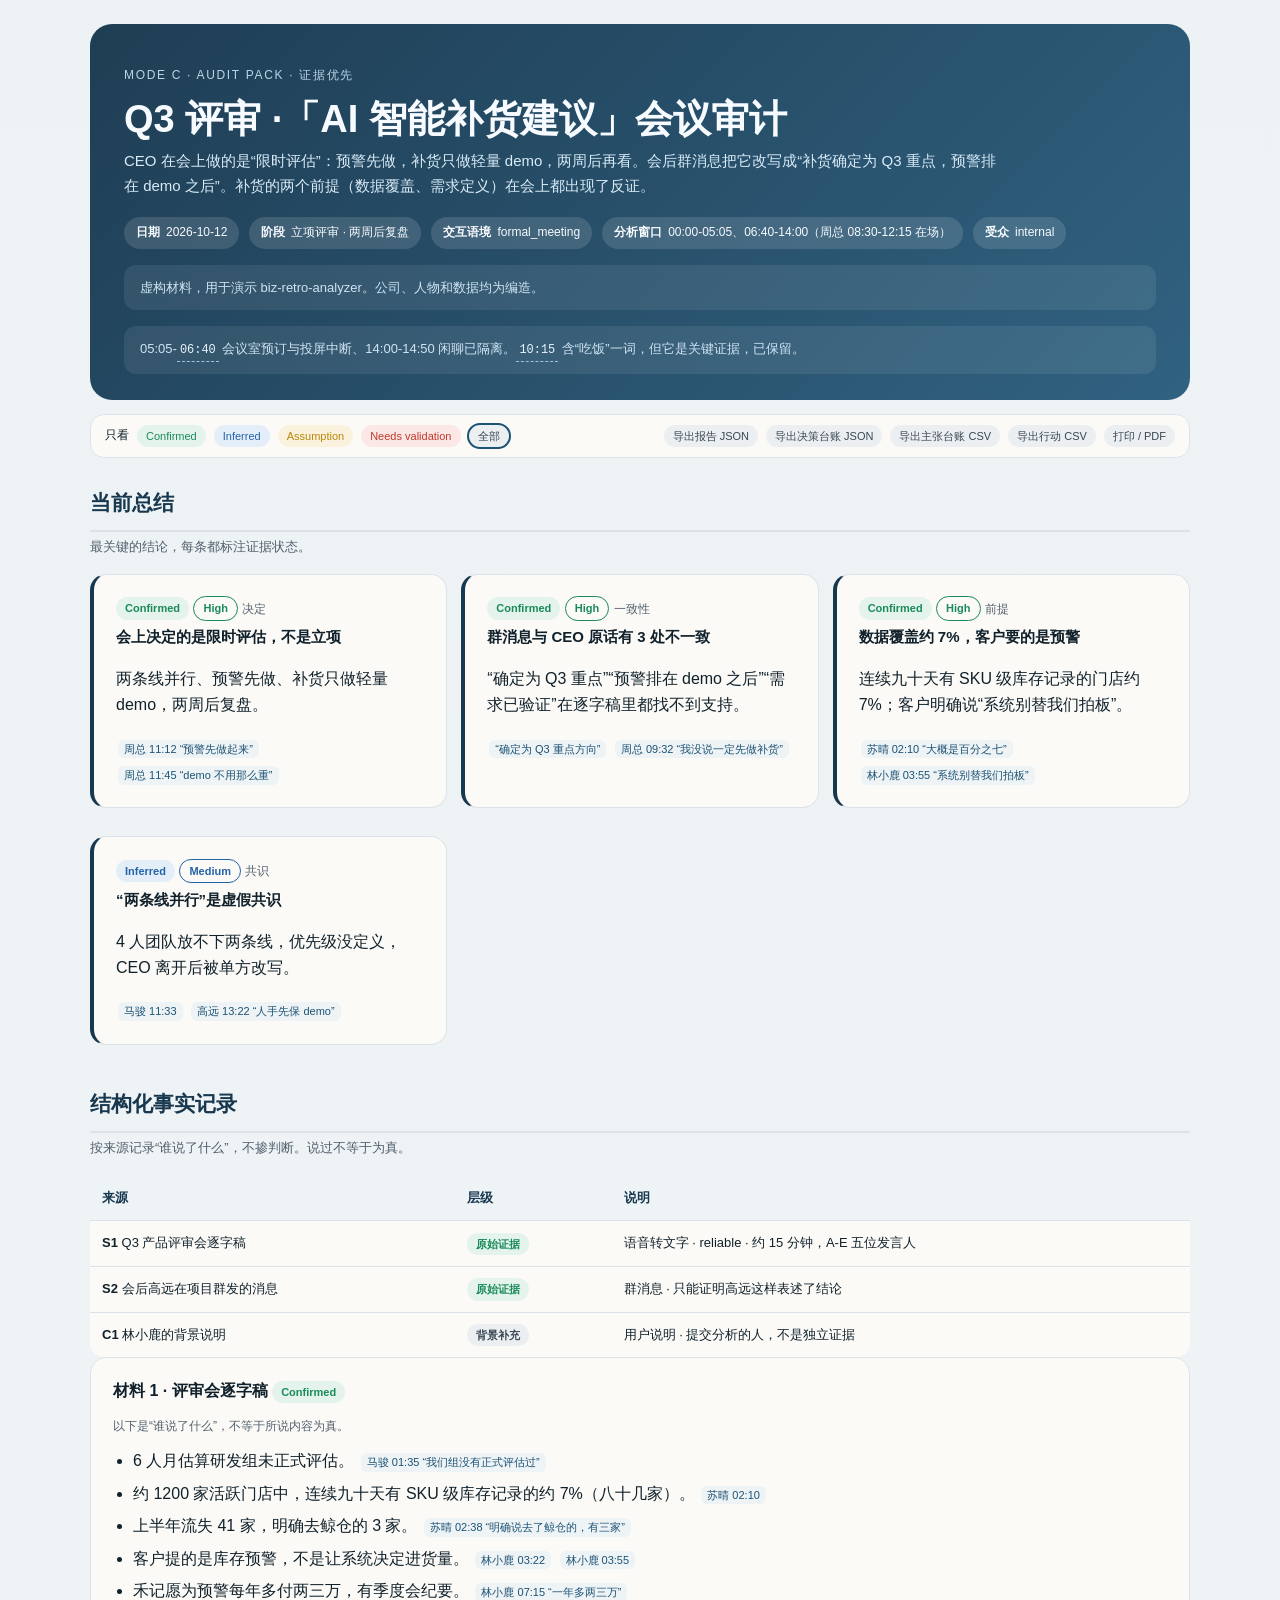
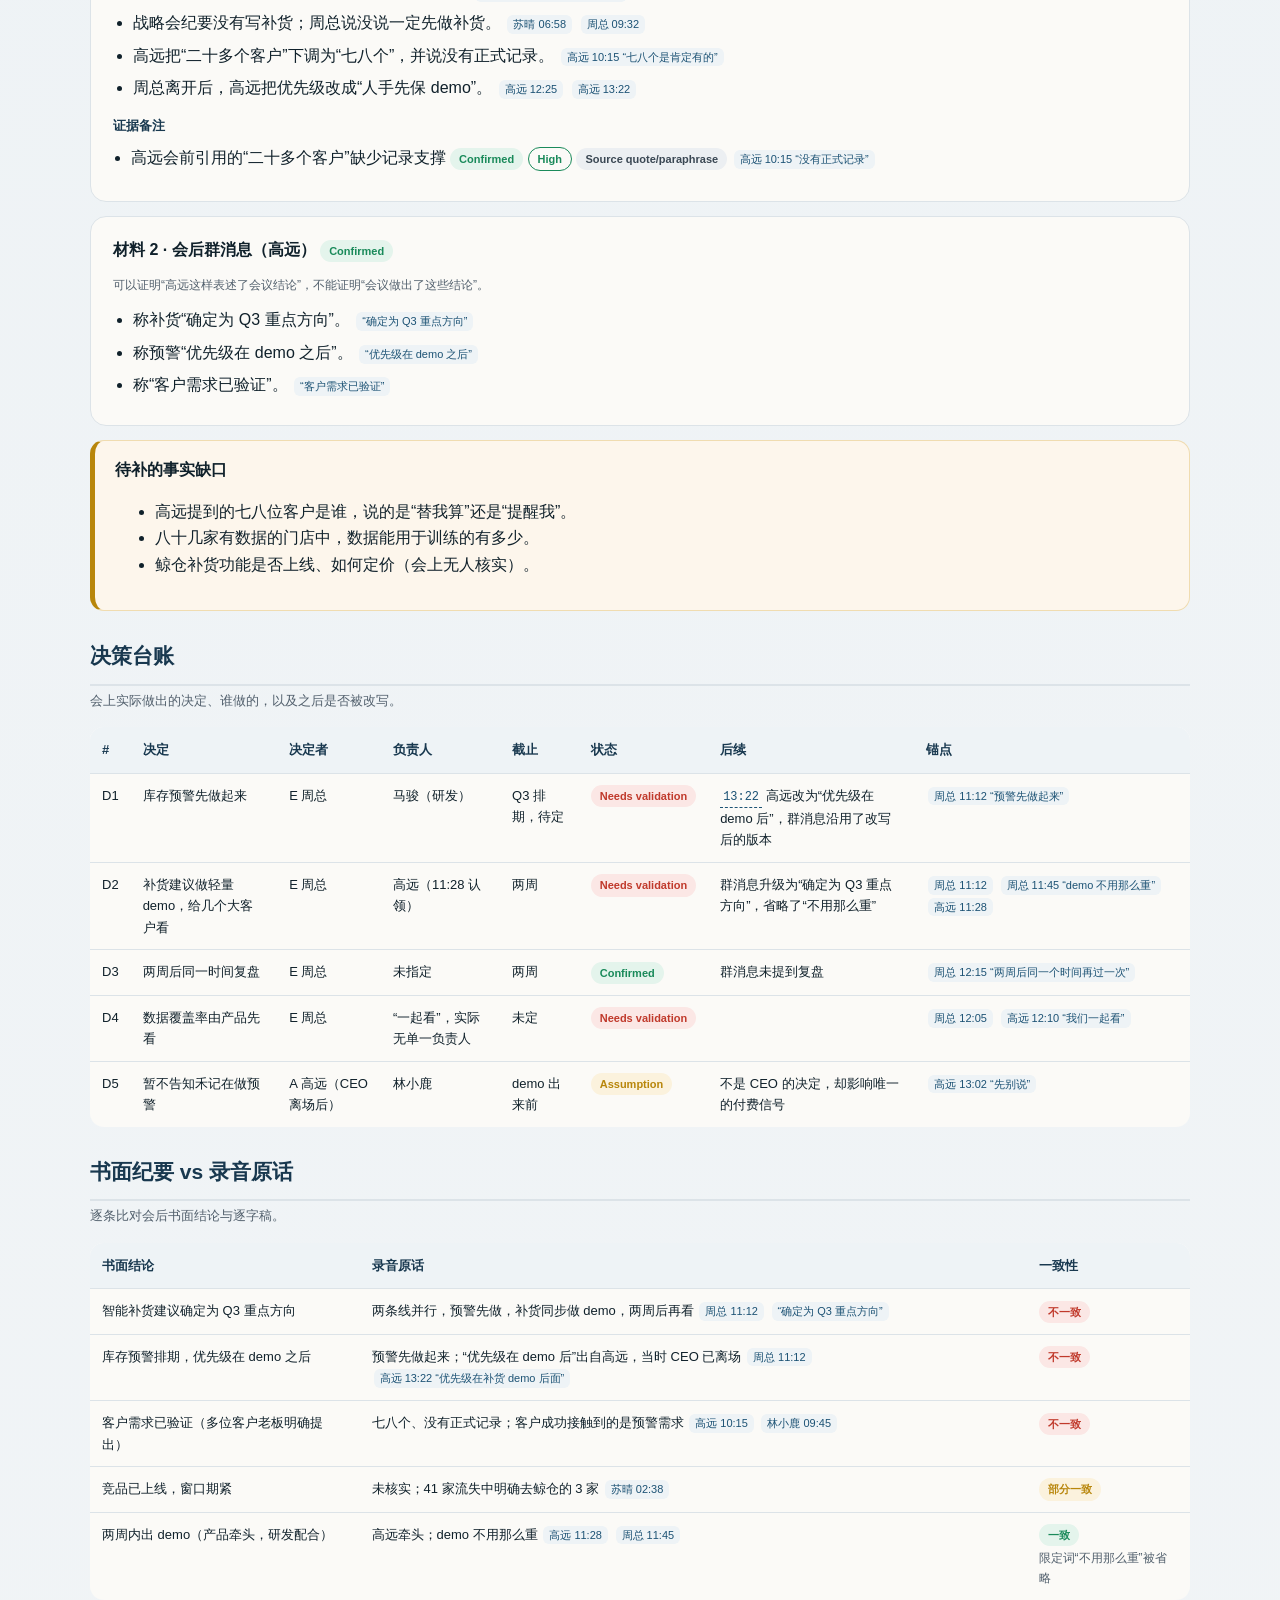
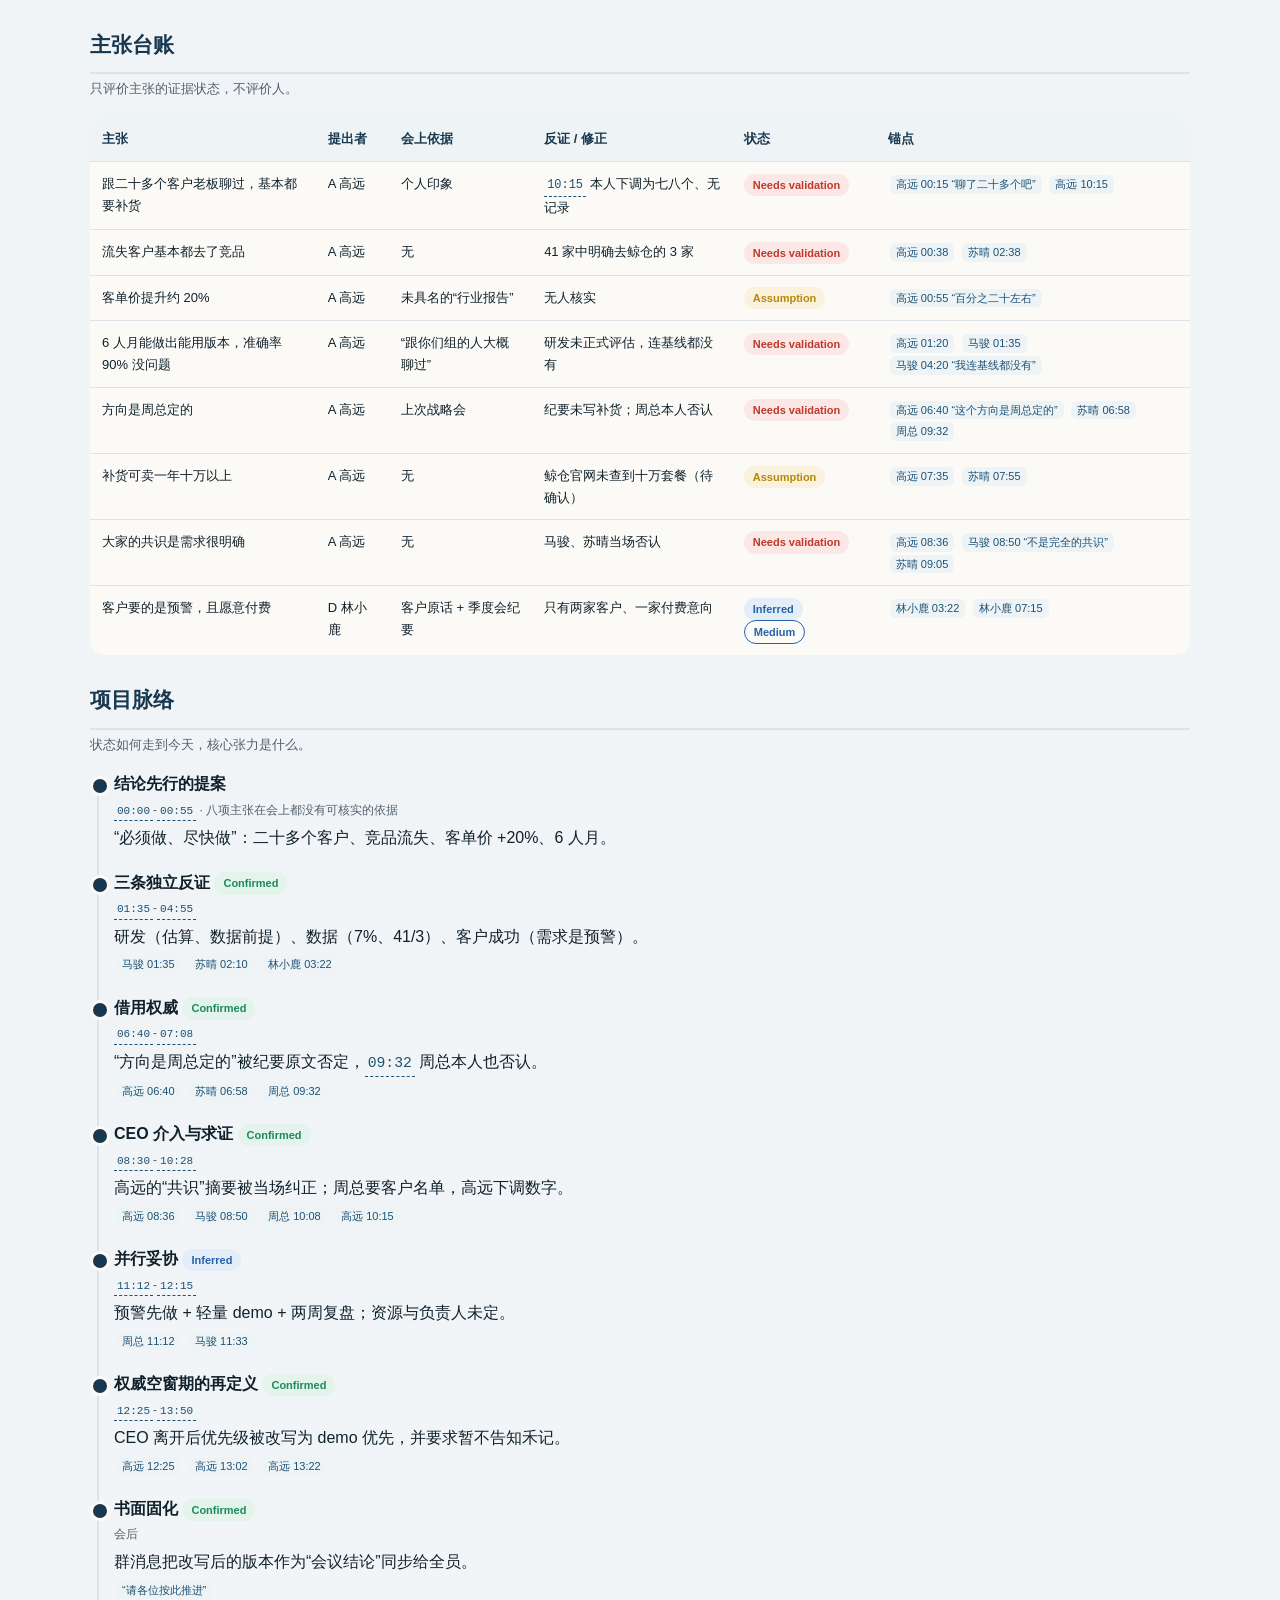
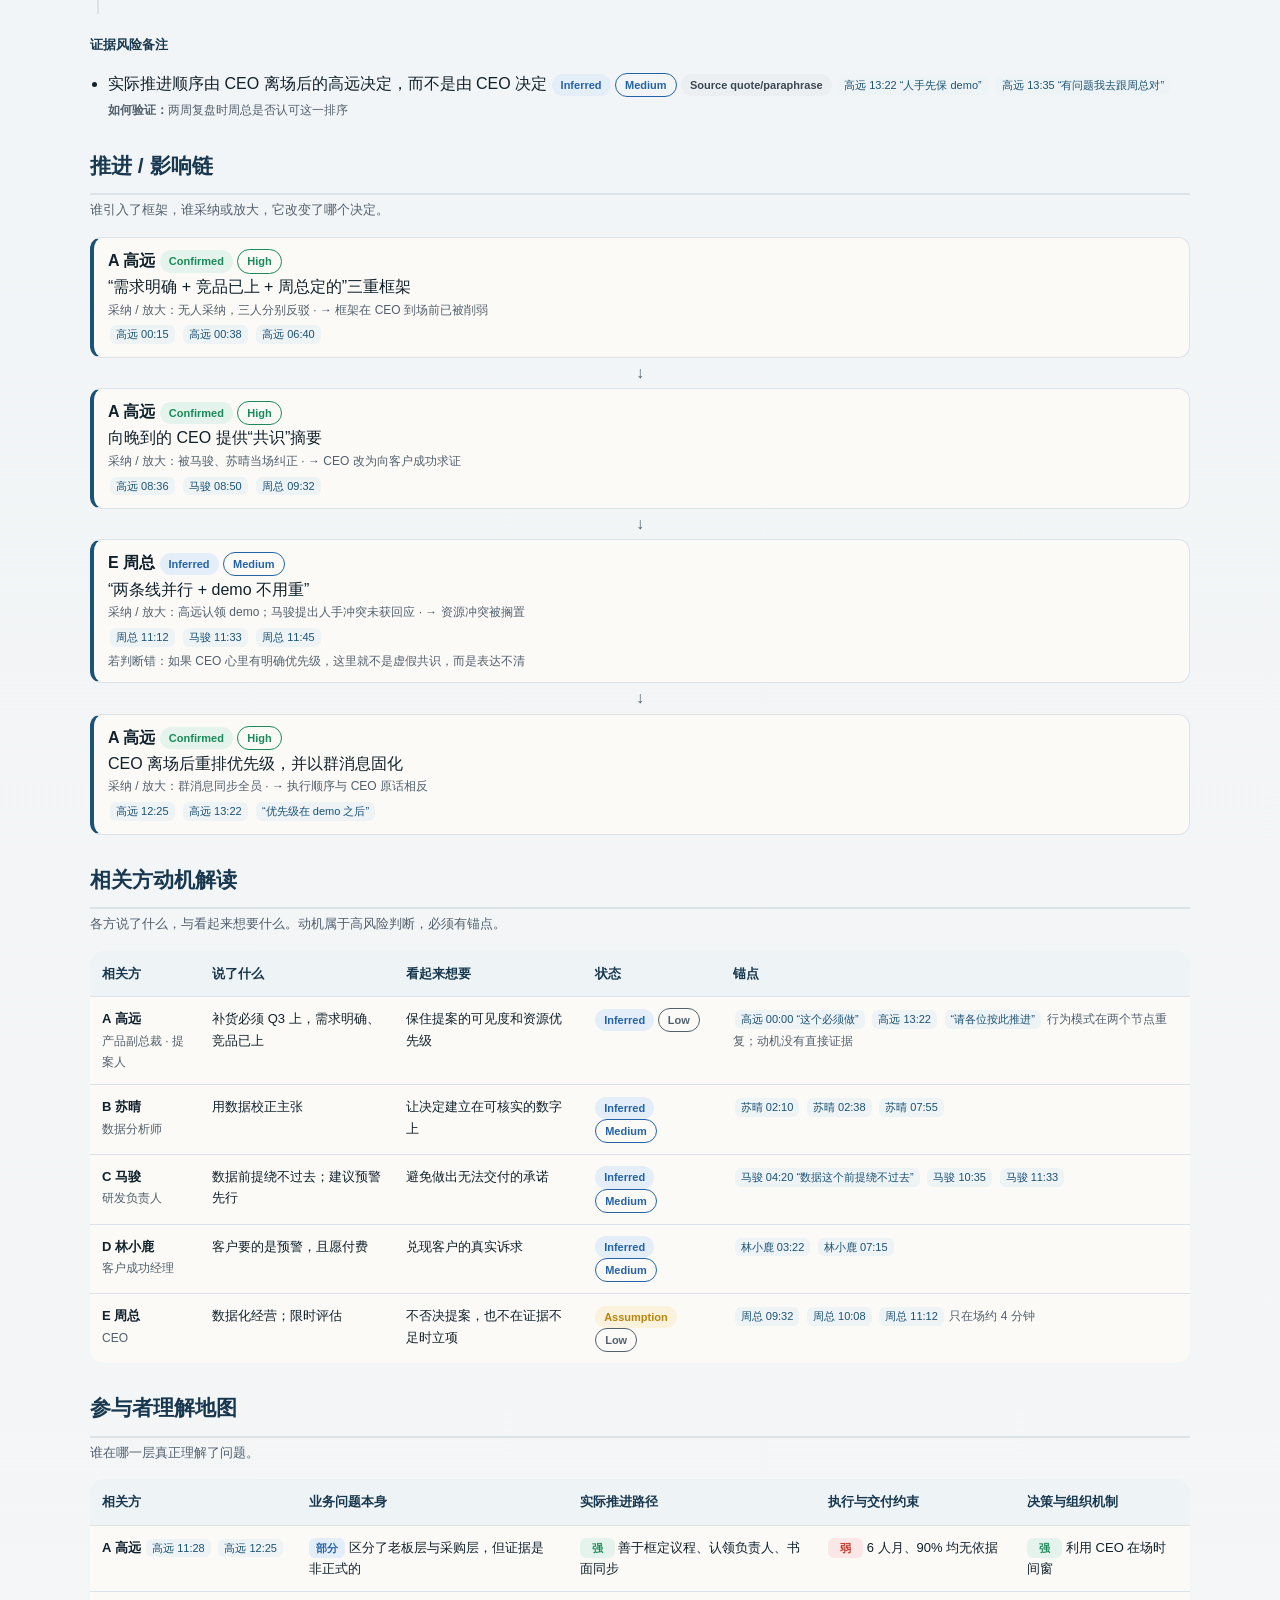
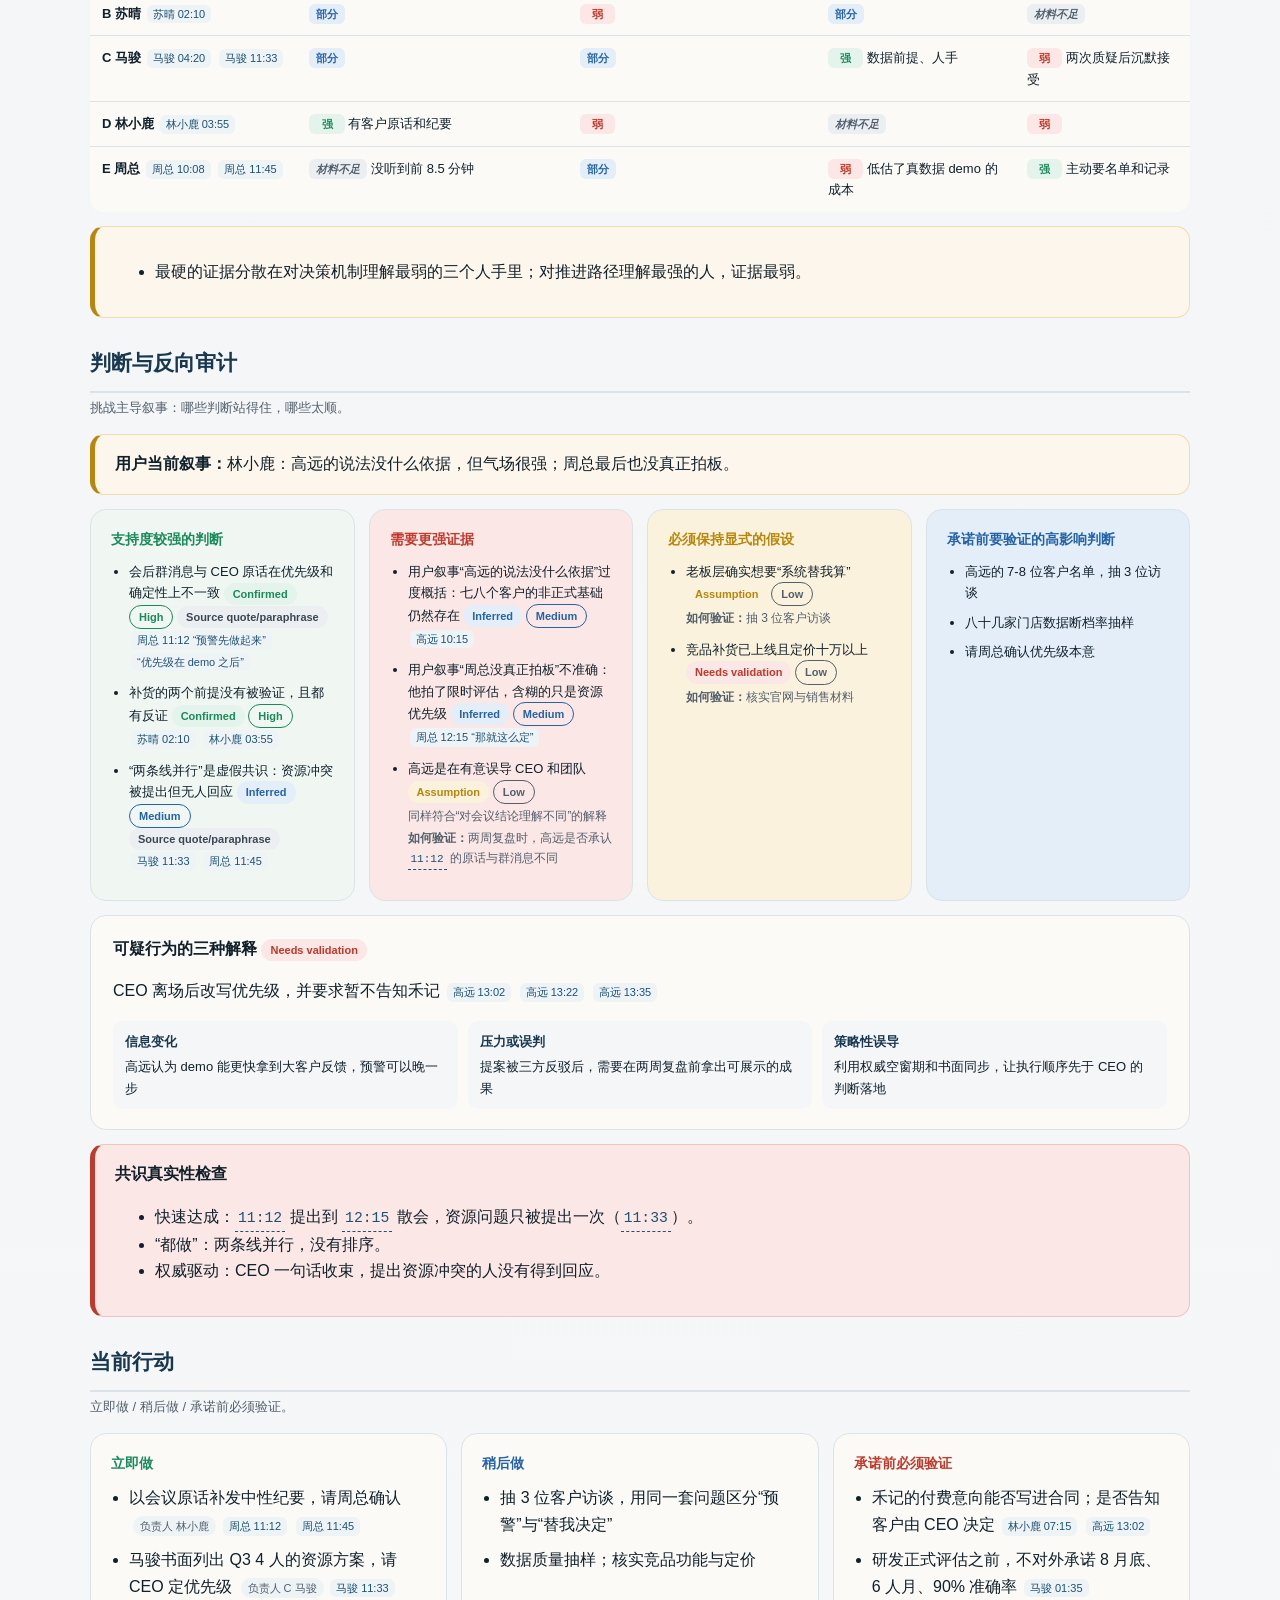
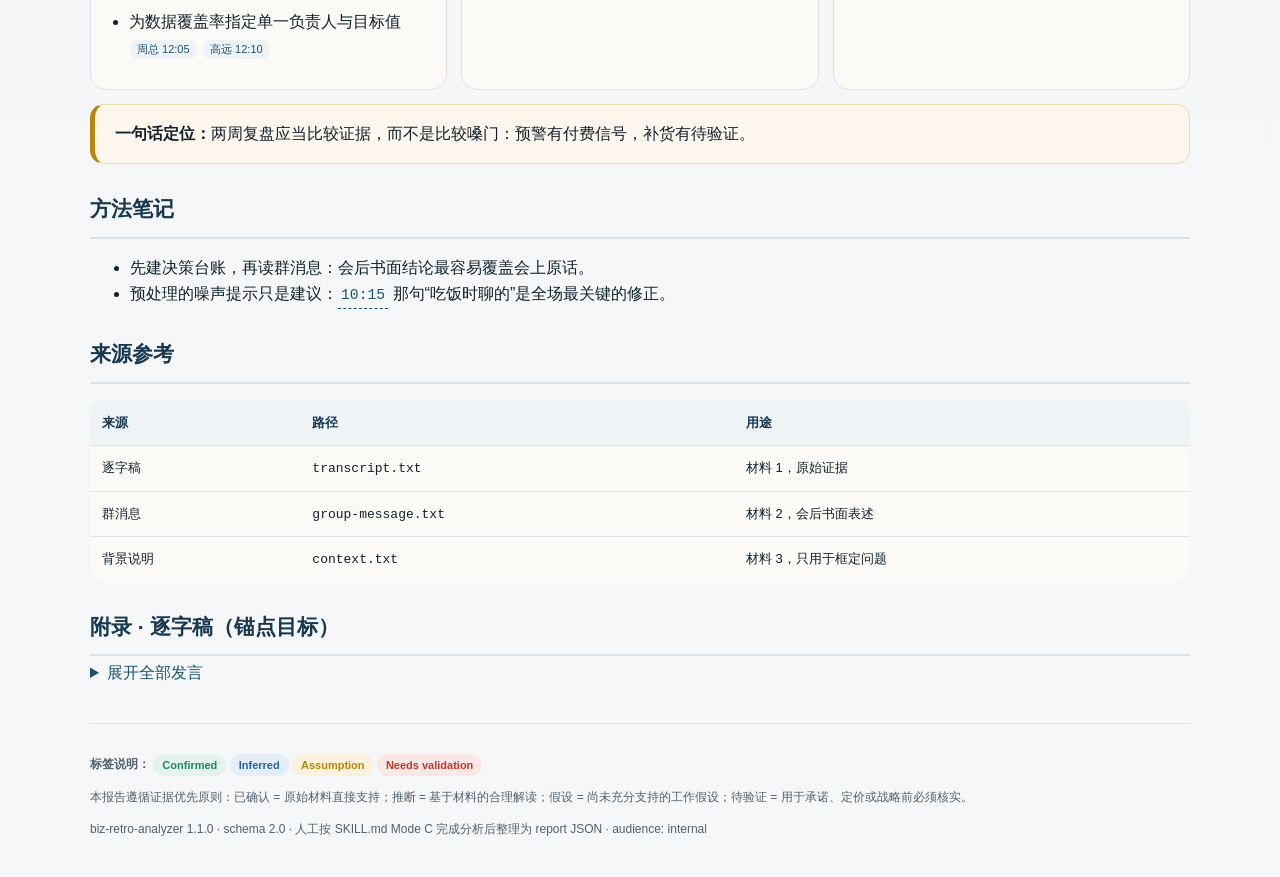
<file: examples/product-review-fictional/report.html>
<!DOCTYPE html><html lang="zh-CN"><head><meta charset="UTF-8">
<meta name="viewport" content="width=device-width, initial-scale=1.0">
<meta name="generator" content="biz-retro-analyzer 1.1.0">
<title>Q3 评审 ·「AI 智能补货建议」会议审计</title><style>/* ===== Biz Retro Analyzer · HTML Report CSS ===== */
/* Report-style layout, not a BI dashboard.
   Evidence status is always visible via tags. */

:root {
  --bg: #eef2f4;
  --paper: #fbfaf7;
  --ink: #10212b;
  --muted: #52606d;
  --navy: #18384f;
  --navy2: #1c5274;

  /* evidence status palette */
  --confirmed: #1a8a5a;     --confirmed-bg: #e4f4ec;
  --inferred:  #2563a8;     --inferred-bg:  #e3eef9;
  --assumption: #b8860b;    --assumption-bg: #fbf2dd;
  --needs: #c0392b;         --needs-bg: #fbe7e5;

  --border: #dce3e8;
}

* { box-sizing: border-box; }

body {
  margin: 0;
  font-family: "Segoe UI", "Helvetica Neue", Arial, system-ui, sans-serif;
  background: linear-gradient(180deg, #edf2f5 0%, #f6f7f8 100%);
  color: var(--ink);
  line-height: 1.65;
}

html[lang^="zh"] body {
  font-family: "PingFang SC", "Microsoft YaHei", "Segoe UI", sans-serif;
}

.page { width: min(1100px, calc(100% - 32px)); margin: 24px auto 48px; }

/* ---------- Hero ---------- */
.hero {
  position: relative;
  padding: 30px 34px 26px;
  border-radius: 22px;
  background: linear-gradient(135deg, rgba(24,56,79,.97), rgba(28,82,116,.90));
  color: #f7fbff;
}

.lang-switch {
  position: absolute;
  top: 16px;
  right: 20px;
  margin: 0;
  font-size: 13px;
}

.lang-switch a {
  color: #e8f3fa;
  text-decoration: none;
  border: 1px solid rgba(255,255,255,.35);
  border-radius: 8px;
  padding: 4px 10px;
}

.lang-switch a:hover { background: rgba(255,255,255,.12); }
.hero .eyebrow { color:#bad5e8; font-size:12px; letter-spacing:.14em; text-transform:uppercase; }
.hero h1 { margin:10px 0 8px; font-size:clamp(26px,3.4vw,38px); line-height:1.15; }
.hero .lead { margin:0; max-width:880px; color:#d9ebf7; font-size:15px; }
.hero-meta { display:flex; flex-wrap:wrap; gap:10px; margin-top:18px; }
.hero-note { margin-top:16px; padding:12px 16px; border-radius:12px; background:rgba(255,255,255,.08); color:#cfe4f3; font-size:13px; }

.chip {
  display:inline-flex; align-items:center; gap:6px;
  padding:6px 12px; border-radius:999px; font-size:12px;
  background:rgba(255,255,255,.13); color:#f7fbff;
}

/* ---------- Tags ---------- */
.tag {
  display:inline-block; padding:2px 9px; border-radius:999px;
  font-size:11px; font-weight:600; white-space:nowrap; vertical-align:middle;
}
.t-confirmed { background:var(--confirmed-bg); color:var(--confirmed); }
.t-inferred  { background:var(--inferred-bg);  color:var(--inferred); }
.t-assumption{ background:var(--assumption-bg);color:var(--assumption); }
.t-needs     { background:var(--needs-bg);     color:var(--needs); }
.t-context   { background:#eceff2; color:#3a4753; }

/* ---------- Section ---------- */
.section { margin-top:28px; }
.section h2 {
  font-size:21px; margin:0 0 4px; color:var(--navy);
  padding-bottom:10px; border-bottom:2px solid var(--border);
}
.section .sub { color:var(--muted); font-size:13px; margin:0 0 16px; }

/* ---------- Cards ---------- */
.card {
  background:var(--paper); border:1px solid var(--border);
  border-radius:16px; padding:20px 22px; margin:0 0 14px;
}
.card h3 { margin:0 0 10px; font-size:16px; color:var(--ink); }
.card ul { margin:8px 0 0; padding-left:20px; }
.card li { margin-bottom:6px; }
.card-grid { display:grid; grid-template-columns:repeat(auto-fit,minmax(300px,1fr)); gap:14px; }
.anchor { color:var(--muted); font-size:12px; }

/* summary cards */
.sum-card { border-left:4px solid var(--navy); }
.sum-card .headline { font-weight:700; font-size:15px; margin:4px 0 8px; }

/* ---------- Tables ---------- */
.tbl-wrap { overflow-x:auto; }
table { width:100%; border-collapse:collapse; font-size:13px; background:var(--paper); border-radius:14px; overflow:hidden; }
th { background:#eef3f6; text-align:left; padding:12px; color:var(--navy); font-weight:600; white-space:nowrap; }
td { padding:11px 12px; border-top:1px solid var(--border); vertical-align:top; }
tr:hover td { background:#f7f9fb; }

/* ---------- Timeline ---------- */
.timeline { position:relative; padding-left:24px; }
.timeline::before { content:""; position:absolute; left:7px; top:6px; bottom:6px; width:2px; background:var(--border); }
.tl-item { position:relative; padding:0 0 18px; }
.tl-item::before {
  content:""; position:absolute; left:-24px; top:5px; width:14px; height:14px;
  border-radius:50%; background:var(--navy); border:3px solid var(--paper);
}
.tl-item .tl-title { font-weight:600; margin-bottom:3px; }
.tl-item .tl-meta { font-size:12px; color:var(--muted); margin-bottom:4px; }

/* ---------- Audit board (4-up) ---------- */
.audit-grid { display:grid; grid-template-columns:repeat(auto-fit,minmax(240px,1fr)); gap:14px; margin-bottom:14px; }
.audit-box { border-radius:16px; padding:18px 20px; border:1px solid var(--border); }
.audit-box h4 { margin:0 0 10px; font-size:14px; }
.audit-box ul { margin:0; padding-left:18px; font-size:13px; }
.audit-box li { margin-bottom:8px; }
.box-supported { background:#f0f7f2; } .box-supported h4 { color:var(--confirmed); }
.box-weak { background:var(--needs-bg); }     .box-weak h4 { color:var(--needs); }
.box-assume { background:var(--assumption-bg); }.box-assume h4 { color:var(--assumption); }
.box-validate { background:var(--inferred-bg);} .box-validate h4 { color:var(--inferred); }

/* ---------- Action lanes ---------- */
.act-grid { display:grid; grid-template-columns:repeat(auto-fit,minmax(260px,1fr)); gap:14px; }
.act-box { background:var(--paper); border-radius:16px; padding:18px 20px; border:1px solid var(--border); }
.act-box h4 { margin:0 0 10px; font-size:14px; }
.act-box ul { margin:0; padding-left:18px; }
.act-box li { margin-bottom:9px; }
.act-now h4 { color:var(--confirmed); }
.act-later h4 { color:var(--inferred); }
.act-validate h4 { color:var(--needs); }
.owner { display:inline-block; margin-left:4px; font-size:11px; padding:1px 7px; border-radius:999px; background:#eef3f6; color:var(--muted); }

/* ---------- Callout ---------- */
.callout {
  background:#fdf6ec; border:1px solid #f0dcb0; border-left:5px solid var(--assumption);
  border-radius:14px; padding:16px 20px; margin:14px 0;
}
.callout.warn { background:var(--needs-bg); border-color:#f0c4be; border-left-color:var(--needs); }
.callout strong { color:var(--ink); }

/* ---------- Footer ---------- */
.footer { margin-top:36px; padding-top:18px; border-top:1px solid var(--border); color:var(--muted); font-size:12px; }

/* ---------- Strength, layer and level chips ---------- */
/* Status is filled; strength is outlined, so the two are never confused. */
.s-high, .s-medium, .s-low { background:transparent; border:1px solid currentColor; }
.s-high { color:var(--confirmed); } .s-medium { color:var(--inferred); } .s-low { color:var(--muted); }
.layer-source { background:var(--confirmed-bg); color:var(--confirmed); }
.layer-context { background:#eceff2; color:#3a4753; }
.layer-later_reasoning { background:var(--assumption-bg); color:var(--assumption); }
.lv { display:inline-block; min-width:3.2em; text-align:center; padding:1px 7px; border-radius:6px; font-size:11px; font-weight:600; }
.lv-strong { background:var(--confirmed-bg); color:var(--confirmed); }
.lv-mixed { background:var(--inferred-bg); color:var(--inferred); }
.lv-thin { background:var(--needs-bg); color:var(--needs); }
.lv-unclear { background:#eceff2; color:var(--muted); font-style:italic; }
.um td:first-child { white-space:nowrap; }

/* ---------- Judgments ---------- */
ul.judgments { padding-left:18px; }
ul.judgments li { margin-bottom:10px; }
.note { color:var(--muted); font-size:12px; margin-top:3px; }
.card h4, .section > h4 { margin:14px 0 4px; font-size:13px; color:var(--navy); }
.suspicious .three { display:grid; grid-template-columns:repeat(auto-fit,minmax(200px,1fr)); gap:10px; }
.suspicious .three > div { background:#f4f6f8; border-radius:10px; padding:10px 12px; font-size:13px; }
.suspicious .three h4 { margin:0 0 4px; }
.suspicious .three p { margin:0; }

/* ---------- Source anchors ---------- */
.ancs { display:inline; }
.anc { display:inline-block; margin:1px 2px; padding:0 6px; border-radius:6px; background:#eef3f6; color:var(--navy2);
  font-size:11px; line-height:1.7; text-decoration:none; white-space:nowrap; }
a.anc:hover { background:var(--inferred-bg); }
a.anc.ts { margin:0; padding:0 3px; font-family:ui-monospace,SFMono-Regular,Menlo,monospace; font-size:.92em;
  background:transparent; border-bottom:1px dashed var(--navy2); border-radius:0; }
.hero a.anc.ts { color:#e8f3fb; border-bottom-color:#9cc3dd; }
.anc.bad { background:var(--needs-bg); color:var(--needs); text-decoration:line-through; }
.tx h3, #appendix h3 { font-size:14px; scroll-margin-top:72px; }
.tx pre { white-space:pre-wrap; font:inherit; font-size:13px; margin:0; }
.tx p { margin:4px 0; font-size:13px; scroll-margin-top:72px; }
.tx p:target { background:#fff3c4; border-radius:6px; padding:2px 6px; }
details.tx-wrap summary { cursor:pointer; color:var(--navy2); }

/* ---------- Influence chain ---------- */
.chain { display:flex; flex-direction:column; gap:2px; }
.chain .node { background:var(--paper); border:1px solid var(--border); border-left:4px solid var(--navy2); border-radius:12px; padding:10px 14px; }
.chain .who { font-weight:700; }
.chain .arrow { text-align:center; color:var(--muted); }

/* ---------- Filter bar ---------- */
.filter { position:sticky; top:0; z-index:5; display:flex; gap:8px; align-items:center; flex-wrap:wrap;
  padding:10px 14px; margin:14px 0 0; background:rgba(251,250,247,.96); border:1px solid var(--border);
  border-radius:14px; font-size:12px; }
.filter button { border:0; cursor:pointer; font:inherit; font-size:11px; }
.filter button.on { outline:2px solid var(--navy2); }
.filter .sp { flex:1; }
.dim { opacity:.18; transition:opacity .2s; }
.audience-note { margin-top:14px; }

@media (max-width:640px) {
  .hero { padding:24px 20px; }
  .card { padding:16px; }
  .card-grid, .audit-grid, .act-grid { grid-template-columns:1fr; }
  .filter { position:static; }
  td, th { padding:8px; }
}

@media print {
  body { background:#fff; }
  .page { width:auto; margin:0; }
  .filter, details.tx-wrap > summary { display:none; }
  details.tx-wrap > * { display:block; }
  .hero { -webkit-print-color-adjust:exact; print-color-adjust:exact; }
  .section, .card, .audit-box, .act-box, tr { break-inside:avoid-page; }
  .dim { opacity:1; }
  a.anc { color:inherit; }
}
</style></head><body><main class="page">
<header class="hero">
<p class="eyebrow">Mode C · Audit Pack · 证据优先</p><h1>Q3 评审 ·「AI 智能补货建议」会议审计</h1>
<p class="lead">CEO 在会上做的是“限时评估”：预警先做，补货只做轻量 demo，两周后再看。会后群消息把它改写成“补货确定为 Q3 重点，预警排在 demo 之后”。补货的两个前提（数据覆盖、需求定义）在会上都出现了反证。</p>
<div class="hero-meta"><span class="chip"><strong>日期</strong> 2026-10-12</span><span class="chip"><strong>阶段</strong> 立项评审 · 两周后复盘</span><span class="chip"><strong>交互语境</strong> formal_meeting</span><span class="chip"><strong>分析窗口</strong> 00:00-05:05、06:40-14:00（周总 08:30-12:15 在场）</span><span class="chip"><strong>受众</strong> internal</span></div>
<div class="hero-note">虚构材料，用于演示 biz-retro-analyzer。公司、人物和数据均为编造。</div>
<div class="hero-note">05:05-<a class="anc ts" href="#t-S1-400" title="A 高远：好，我们接着说。我再强调一点啊，这个方向是周总定的，周总上次战略会说了，今年要做智能化，补货就是最典型的智能化场景。">06:40</a> 会议室预订与投屏中断、14:00-14:50 闲聊已隔离。<a class="anc ts" href="#t-S1-615" title="A 高远：名单我回头整理一下，大部分是吃饭的时候聊的，没有正式记录。二十几个可能说多了，七八个是肯定有的。">10:15</a> 含“吃饭”一词，但它是关键证据，已保留。</div>
</header>
<nav class="filter" aria-label="filter"><span>只看</span>
<button type="button" data-f="Confirmed" class="tag t-confirmed">Confirmed</button>
<button type="button" data-f="Inferred" class="tag t-inferred">Inferred</button>
<button type="button" data-f="Assumption" class="tag t-assumption">Assumption</button>
<button type="button" data-f="Needs validation" class="tag t-needs">Needs validation</button>
<button type="button" data-f="all" class="tag t-context on">全部</button><span class="sp"></span>
<button type="button" id="exp-report" class="tag t-context">导出报告 JSON</button>
<button type="button" id="exp-decisions" class="tag t-context">导出决策台账 JSON</button>
<button type="button" id="exp-claims" class="tag t-context">导出主张台账 CSV</button>
<button type="button" id="exp-actions" class="tag t-context">导出行动 CSV</button>
<button type="button" onclick="window.print()" class="tag t-context">打印 / PDF</button></nav>
<section class="section" id="summary"><h2>当前总结</h2><p class="sub">最关键的结论，每条都标注证据状态。</p><div class="card-grid"><div class="card sum-card" data-s="Confirmed"><span class="tag t-confirmed" title="已确认">Confirmed</span> <span class="tag s-high">High</span> <span class="anchor">决定</span><div class="headline">会上决定的是限时评估，不是立项</div><p>两条线并行、预警先做、补货只做轻量 demo，两周后复盘。</p><span class="ancs"><a class="anc" href="#t-S1-672" title="E 周总 11:12：这样吧，我听下来两边都有道理。那就两条线并行，预警先做起来，补货建议也同步做一个 demo，给几个大客户看看反应，两周后我们再看。">周总 11:12 “预警先做起来”</a> <a class="anc" href="#t-S1-705" title="E 周总 11:45：demo 不用那么重，先做个样子出来，能讲清楚就行。">周总 11:45 “demo 不用那么重”</a></span></div><div class="card sum-card" data-s="Confirmed"><span class="tag t-confirmed" title="已确认">Confirmed</span> <span class="tag s-high">High</span> <span class="anchor">一致性</span><div class="headline">群消息与 CEO 原话有 3 处不一致</div><p>“确定为 Q3 重点”“预警排在 demo 之后”“需求已验证”在逐字稿里都找不到支持。</p><span class="ancs"><a class="anc" href="#src-S2" title="确定为 Q3 重点方向">“确定为 Q3 重点方向”</a> <a class="anc" href="#t-S1-572" title="E 周总 09:32：我上次战略会说的是数据化经营，补货是一个方向，但我没说一定先做补货啊。小鹿，客户那边你感觉呢。">周总 09:32 “我没说一定先做补货”</a></span></div><div class="card sum-card" data-s="Confirmed"><span class="tag t-confirmed" title="已确认">Confirmed</span> <span class="tag s-high">High</span> <span class="anchor">前提</span><div class="headline">数据覆盖约 7%，客户要的是预警</div><p>连续九十天有 SKU 级库存记录的门店约 7%；客户明确说“系统别替我们拍板”。</p><span class="ancs"><a class="anc" href="#t-S1-130" title="B 苏晴 02:10：我这边补充一个数啊。我上周刚好拉过，就是我们现在一千二百多家活跃门店里面，连续九十天有 SKU 级库存记录的，大概是百分之七，八十几家。">苏晴 02:10 “大概是百分之七”</a> <a class="anc" href="#t-S1-235" title="D 林小鹿 03:55：嗯……我我觉得不太一样，因为禾记那边的采购经理原话是说，进多少我们自己定，系统别替我们拍板，出了问题算谁的。">林小鹿 03:55 “系统别替我们拍板”</a></span></div><div class="card sum-card" data-s="Inferred"><span class="tag t-inferred" title="推断">Inferred</span> <span class="tag s-medium">Medium</span> <span class="anchor">共识</span><div class="headline">“两条线并行”是虚假共识</div><p>4 人团队放不下两条线，优先级没定义，CEO 离开后被单方改写。</p><span class="ancs"><a class="anc" href="#t-S1-693" title="C 马骏 11:33：周总，两条线并行的话，我们组 Q3 就只有四个人，预警三个人月，补货 demo 如果要用真数据跑，至少也要两个人，这个……">马骏 11:33</a> <a class="anc" href="#t-S1-802" title="A 高远 13:22：预警你们正常排，但是优先级在补货 demo 后面，人手先保 demo。">高远 13:22 “人手先保 demo”</a></span></div></div></section>
<section class="section" id="fact"><h2>结构化事实记录</h2><p class="sub">按来源记录“谁说了什么”，不掺判断。说过不等于为真。</p><div class="tbl-wrap"><table><thead><tr><th>来源</th><th>层级</th><th>说明</th></tr></thead><tbody><tr><td><strong>S1</strong> Q3 产品评审会逐字稿</td><td><span class="tag layer-source">原始证据</span></td><td>语音转文字 · reliable · 约 15 分钟，A-E 五位发言人</td></tr><tr><td><strong>S2</strong> 会后高远在项目群发的消息</td><td><span class="tag layer-source">原始证据</span></td><td>群消息 · 只能证明高远这样表述了结论</td></tr><tr><td><strong>C1</strong> 林小鹿的背景说明</td><td><span class="tag layer-context">背景补充</span></td><td>用户说明 · 提交分析的人，不是独立证据</td></tr></tbody></table></div><div class="card" data-s="Confirmed"><h3>材料 1 · 评审会逐字稿 <span class="tag t-confirmed" title="已确认">Confirmed</span></h3><p class="anchor">以下是“谁说了什么”，不等于所说内容为真。</p><ul><li>6 人月估算研发组未正式评估。 <span class="ancs"><a class="anc" href="#t-S1-95" title="C 马骏 01:35：嗯……这个，我们组没有正式评估过。我我先说一个前提啊，补货建议它依赖的是 SKU 级别的库存数据，就是每个门店每个私开优，SKU 每天的进销存，这个数据我们现在大部分客户是没有的，他们很多只用了收银，没用库存模块。">马骏 01:35 “我们组没有正式评估过”</a></span></li><li>约 1200 家活跃门店中，连续九十天有 SKU 级库存记录的约 7%（八十几家）。 <span class="ancs"><a class="anc" href="#t-S1-130" title="B 苏晴 02:10：我这边补充一个数啊。我上周刚好拉过，就是我们现在一千二百多家活跃门店里面，连续九十天有 SKU 级库存记录的，大概是百分之七，八十几家。">苏晴 02:10</a></span></li><li>上半年流失 41 家，明确去鲸仓的 3 家。 <span class="ancs"><a class="anc" href="#t-S1-158" title="B 苏晴 02:38：还有一个就是，高总刚才说的流失的事，我我拉了一下上半年的流失客户，一共四十一家，流失原因里面我们做了标注的，排前面的是价格、收银稳定性、还有就是实施服务响应慢。明确说去了鲸仓的，有三家。三家里面有一家提到过补货，另外两家是因为价格。">苏晴 02:38 “明确说去了鲸仓的，有三家”</a></span></li><li>客户提的是库存预警，不是让系统决定进货量。 <span class="ancs"><a class="anc" href="#t-S1-202" title="D 林小鹿 03:22：我能说一下吗。我这边是负责华东那几个大客户的。确实有客户提过，就是禾记餐饮和那个，嗯，一家烘焙连锁，他们都提过。但是他们提的其实是，就是库存预警，就是快没货了提醒我一下，或者说临期了提醒我一下，不是说让系统替他决定进多少。">林小鹿 03:22</a> <a class="anc" href="#t-S1-235" title="D 林小鹿 03:55：嗯……我我觉得不太一样，因为禾记那边的采购经理原话是说，进多少我们自己定，系统别替我们拍板，出了问题算谁的。">林小鹿 03:55</a></span></li><li>禾记愿为预警每年多付两三万，有季度会纪要。 <span class="ancs"><a class="anc" href="#t-S1-435" title="D 林小鹿 07:15：我还想补一个，就是禾记那边，如果我们能做库存预警，他们是说愿意加钱的，大概一年多两三万这个样子，这是他们采购总监在上个月的季度回顾会上说的，我有会议纪要。">林小鹿 07:15 “一年多两三万”</a></span></li><li>战略会纪要没有写补货；周总说没说一定先做补货。 <span class="ancs"><a class="anc" href="#t-S1-418" title="B 苏晴 06:58：那个……战略会的纪要我看了，写的是&quot;提升数据化经营能力&quot;，没有具体写补货。">苏晴 06:58</a> <a class="anc" href="#t-S1-572" title="E 周总 09:32：我上次战略会说的是数据化经营，补货是一个方向，但我没说一定先做补货啊。小鹿，客户那边你感觉呢。">周总 09:32</a></span></li><li>高远把“二十多个客户”下调为“七八个”，并说没有正式记录。 <span class="ancs"><a class="anc" href="#t-S1-615" title="A 高远 10:15：名单我回头整理一下，大部分是吃饭的时候聊的，没有正式记录。二十几个可能说多了，七八个是肯定有的。">高远 10:15 “七八个是肯定有的”</a></span></li><li>周总离开后，高远把优先级改成“人手先保 demo”。 <span class="ancs"><a class="anc" href="#t-S1-745" title="A 高远 12:25：好，那就按周总的意思，补货 demo 我们优先，预警马骏你们排。苏晴你把那个八十几家的门店名单给我一下，我挑几家演示。">高远 12:25</a> <a class="anc" href="#t-S1-802" title="A 高远 13:22：预警你们正常排，但是优先级在补货 demo 后面，人手先保 demo。">高远 13:22</a></span></li></ul><h4>证据备注</h4><ul class="judgments"><li data-s="Confirmed">高远会前引用的“二十多个客户”缺少记录支撑 <span class="tag t-confirmed" title="已确认">Confirmed</span> <span class="tag s-high">High</span> <span class="tag t-context">Source quote/paraphrase</span> <span class="ancs"><a class="anc" href="#t-S1-615" title="A 高远 10:15：名单我回头整理一下，大部分是吃饭的时候聊的，没有正式记录。二十几个可能说多了，七八个是肯定有的。">高远 10:15 “没有正式记录”</a></span></li></ul></div><div class="card" data-s="Confirmed"><h3>材料 2 · 会后群消息（高远） <span class="tag t-confirmed" title="已确认">Confirmed</span></h3><p class="anchor">可以证明“高远这样表述了会议结论”，不能证明“会议做出了这些结论”。</p><ul><li>称补货“确定为 Q3 重点方向”。 <span class="ancs"><a class="anc" href="#src-S2" title="确定为 Q3 重点方向">“确定为 Q3 重点方向”</a></span></li><li>称预警“优先级在 demo 之后”。 <span class="ancs"><a class="anc" href="#src-S2" title="优先级在 demo 之后">“优先级在 demo 之后”</a></span></li><li>称“客户需求已验证”。 <span class="ancs"><a class="anc" href="#src-S2" title="客户需求已验证">“客户需求已验证”</a></span></li></ul></div><div class="callout"><strong>待补的事实缺口</strong><ul><li>高远提到的七八位客户是谁，说的是“替我算”还是“提醒我”。</li><li>八十几家有数据的门店中，数据能用于训练的有多少。</li><li>鲸仓补货功能是否上线、如何定价（会上无人核实）。</li></ul></div></section>
<section class="section" id="decisions"><h2>决策台账</h2><p class="sub">会上实际做出的决定、谁做的，以及之后是否被改写。</p><div class="tbl-wrap"><table><thead><tr><th>#</th><th>决定</th><th>决定者</th><th>负责人</th><th>截止</th><th>状态</th><th>后续</th><th>锚点</th></tr></thead><tbody><tr data-s="Needs validation"><td>D1</td><td>库存预警先做起来</td><td>E 周总</td><td>马骏（研发）</td><td>Q3 排期，待定</td><td><span class="tag t-needs" title="待验证">Needs validation</span></td><td><a class="anc ts" href="#t-S1-802" title="A 高远：预警你们正常排，但是优先级在补货 demo 后面，人手先保 demo。">13:22</a> 高远改为“优先级在 demo 后”，群消息沿用了改写后的版本</td><td><span class="ancs"><a class="anc" href="#t-S1-672" title="E 周总 11:12：这样吧，我听下来两边都有道理。那就两条线并行，预警先做起来，补货建议也同步做一个 demo，给几个大客户看看反应，两周后我们再看。">周总 11:12 “预警先做起来”</a></span></td></tr><tr data-s="Needs validation"><td>D2</td><td>补货建议做轻量 demo，给几个大客户看</td><td>E 周总</td><td>高远（11:28 认领）</td><td>两周</td><td><span class="tag t-needs" title="待验证">Needs validation</span></td><td>群消息升级为“确定为 Q3 重点方向”，省略了“不用那么重”</td><td><span class="ancs"><a class="anc" href="#t-S1-672" title="E 周总 11:12：这样吧，我听下来两边都有道理。那就两条线并行，预警先做起来，补货建议也同步做一个 demo，给几个大客户看看反应，两周后我们再看。">周总 11:12</a> <a class="anc" href="#t-S1-705" title="E 周总 11:45：demo 不用那么重，先做个样子出来，能讲清楚就行。">周总 11:45 “demo 不用那么重”</a> <a class="anc" href="#t-S1-688" title="A 高远 11:28：好，没问题，那补货 demo 我这边牵头。">高远 11:28</a></span></td></tr><tr data-s="Confirmed"><td>D3</td><td>两周后同一时间复盘</td><td>E 周总</td><td>未指定</td><td>两周</td><td><span class="tag t-confirmed" title="已确认">Confirmed</span></td><td>群消息未提到复盘</td><td><span class="ancs"><a class="anc" href="#t-S1-735" title="E 周总 12:15：好，那就这么定。两周后同一个时间再过一次。我先走了，下面还有个会。">周总 12:15 “两周后同一个时间再过一次”</a></span></td></tr><tr data-s="Needs validation"><td>D4</td><td>数据覆盖率由产品先看</td><td>E 周总</td><td>“一起看”，实际无单一负责人</td><td>未定</td><td><span class="tag t-needs" title="待验证">Needs validation</span></td><td></td><td><span class="ancs"><a class="anc" href="#t-S1-725" title="E 周总 12:05：这个，嗯，高远你们产品先看一下吧。">周总 12:05</a> <a class="anc" href="#t-S1-730" title="A 高远 12:10：可以，我们一起看。">高远 12:10 “我们一起看”</a></span></td></tr><tr data-s="Assumption"><td>D5</td><td>暂不告知禾记在做预警</td><td>A 高远（CEO 离场后）</td><td>林小鹿</td><td>demo 出来前</td><td><span class="tag t-assumption" title="假设">Assumption</span></td><td>不是 CEO 的决定，却影响唯一的付费信号</td><td><span class="ancs"><a class="anc" href="#t-S1-782" title="A 高远 13:02：先别说，等 demo 出来一起说，到时候直接给他们看补货，比预警高级多了。">高远 13:02 “先别说”</a></span></td></tr></tbody></table></div></section>
<section class="section" id="minutes"><h2>书面纪要 vs 录音原话</h2><p class="sub">逐条比对会后书面结论与逐字稿。</p><div class="tbl-wrap"><table><thead><tr><th>书面结论</th><th>录音原话</th><th>一致性</th></tr></thead><tbody><tr><td>智能补货建议确定为 Q3 重点方向</td><td>两条线并行，预警先做，补货同步做 demo，两周后再看 <span class="ancs"><a class="anc" href="#t-S1-672" title="E 周总 11:12：这样吧，我听下来两边都有道理。那就两条线并行，预警先做起来，补货建议也同步做一个 demo，给几个大客户看看反应，两周后我们再看。">周总 11:12</a> <a class="anc" href="#src-S2" title="确定为 Q3 重点方向">“确定为 Q3 重点方向”</a></span></td><td><span class="tag t-needs">不一致</span></td></tr><tr><td>库存预警排期，优先级在 demo 之后</td><td>预警先做起来；“优先级在 demo 后”出自高远，当时 CEO 已离场 <span class="ancs"><a class="anc" href="#t-S1-672" title="E 周总 11:12：这样吧，我听下来两边都有道理。那就两条线并行，预警先做起来，补货建议也同步做一个 demo，给几个大客户看看反应，两周后我们再看。">周总 11:12</a> <a class="anc" href="#t-S1-802" title="A 高远 13:22：预警你们正常排，但是优先级在补货 demo 后面，人手先保 demo。">高远 13:22 “优先级在补货 demo 后面”</a></span></td><td><span class="tag t-needs">不一致</span></td></tr><tr><td>客户需求已验证（多位客户老板明确提出）</td><td>七八个、没有正式记录；客户成功接触到的是预警需求 <span class="ancs"><a class="anc" href="#t-S1-615" title="A 高远 10:15：名单我回头整理一下，大部分是吃饭的时候聊的，没有正式记录。二十几个可能说多了，七八个是肯定有的。">高远 10:15</a> <a class="anc" href="#t-S1-585" title="D 林小鹿 09:45：客户那边，我接触到的，明确提的是预警，而且有一家说愿意付费。补货建议的话，我自己没有听到客户直接提过。">林小鹿 09:45</a></span></td><td><span class="tag t-needs">不一致</span></td></tr><tr><td>竞品已上线，窗口期紧</td><td>未核实；41 家流失中明确去鲸仓的 3 家 <span class="ancs"><a class="anc" href="#t-S1-158" title="B 苏晴 02:38：还有一个就是，高总刚才说的流失的事，我我拉了一下上半年的流失客户，一共四十一家，流失原因里面我们做了标注的，排前面的是价格、收银稳定性、还有就是实施服务响应慢。明确说去了鲸仓的，有三家。三家里面有一家提到过补货，另外两家是因为价格。">苏晴 02:38</a></span></td><td><span class="tag t-assumption">部分一致</span></td></tr><tr><td>两周内出 demo（产品牵头，研发配合）</td><td>高远牵头；demo 不用那么重 <span class="ancs"><a class="anc" href="#t-S1-688" title="A 高远 11:28：好，没问题，那补货 demo 我这边牵头。">高远 11:28</a> <a class="anc" href="#t-S1-705" title="E 周总 11:45：demo 不用那么重，先做个样子出来，能讲清楚就行。">周总 11:45</a></span></td><td><span class="tag t-confirmed">一致</span><div class="note">限定词“不用那么重”被省略</div></td></tr></tbody></table></div></section>
<section class="section" id="claims"><h2>主张台账</h2><p class="sub">只评价主张的证据状态，不评价人。</p><div class="tbl-wrap"><table><thead><tr><th>主张</th><th>提出者</th><th>会上依据</th><th>反证 / 修正</th><th>状态</th><th>锚点</th></tr></thead><tbody><tr data-s="Needs validation"><td>跟二十多个客户老板聊过，基本都要补货</td><td>A 高远</td><td>个人印象</td><td><a class="anc ts" href="#t-S1-615" title="A 高远：名单我回头整理一下，大部分是吃饭的时候聊的，没有正式记录。二十几个可能说多了，七八个是肯定有的。">10:15</a> 本人下调为七八个、无记录</td><td><span class="tag t-needs" title="待验证">Needs validation</span> </td><td><span class="ancs"><a class="anc" href="#t-S1-15" title="A 高远 00:15：为什么呢，我这两个月跟客户老板聊了，聊了二十多个吧，基本上每个人都跟我提，就是说你们能不能帮我算一下明天该进多少货。这个需求是非常非常明确的，不是我拍脑袋。">高远 00:15 “聊了二十多个吧”</a> <a class="anc" href="#t-S1-615" title="A 高远 10:15：名单我回头整理一下，大部分是吃饭的时候聊的，没有正式记录。二十几个可能说多了，七八个是肯定有的。">高远 10:15</a></span></td></tr><tr data-s="Needs validation"><td>流失客户基本都去了竞品</td><td>A 高远</td><td>无</td><td>41 家中明确去鲸仓的 3 家</td><td><span class="tag t-needs" title="待验证">Needs validation</span> </td><td><span class="ancs"><a class="anc" href="#t-S1-38" title="A 高远 00:38：然后第二点，竞品，经仓，鲸仓上个月已经上线了补货功能，我们最近流失的那几个客户，基本上都是去了鲸仓。这个窗口期再不抓，就没了。">高远 00:38</a> <a class="anc" href="#t-S1-158" title="B 苏晴 02:38：还有一个就是，高总刚才说的流失的事，我我拉了一下上半年的流失客户，一共四十一家，流失原因里面我们做了标注的，排前面的是价格、收银稳定性、还有就是实施服务响应慢。明确说去了鲸仓的，有三家。三家里面有一家提到过补货，另外两家是因为价格。">苏晴 02:38</a></span></td></tr><tr data-s="Assumption"><td>客单价提升约 20%</td><td>A 高远</td><td>未具名的“行业报告”</td><td>无人核实</td><td><span class="tag t-assumption" title="假设">Assumption</span> </td><td><span class="ancs"><a class="anc" href="#t-S1-55" title="A 高远 00:55：第三点就是价值，这个功能做出来，行业报告里面的数据是，门店客单价能提升百分之二十左右，库存周转也能上来。所以我这边的建议是 Q3 投六个人月，八月底上线。">高远 00:55 “百分之二十左右”</a></span></td></tr><tr data-s="Needs validation"><td>6 人月能做出能用版本，准确率 90% 没问题</td><td>A 高远</td><td>“跟你们组的人大概聊过”</td><td>研发未正式评估，连基线都没有</td><td><span class="tag t-needs" title="待验证">Needs validation</span> </td><td><span class="ancs"><a class="anc" href="#t-S1-80" title="A 高远 01:20：我跟你们组的人大概聊过，六个人月做一个能用的版本应该够了，算法这块现在都很成熟了，准确率做到百分之九十没问题。">高远 01:20</a> <a class="anc" href="#t-S1-95" title="C 马骏 01:35：嗯……这个，我们组没有正式评估过。我我先说一个前提啊，补货建议它依赖的是 SKU 级别的库存数据，就是每个门店每个私开优，SKU 每天的进销存，这个数据我们现在大部分客户是没有的，他们很多只用了收银，没用库存模块。">马骏 01:35</a> <a class="anc" href="#t-S1-260" title="C 马骏 04:20：我插一句，就是不管是预警还是补货，数据这个前提绕不过去。如果只有百分之七的门店有数据，那六个人月做出来，能用的就那八十几家，而且这八十几家里面，数据干不干净我也不知道。准确率百分之九十这个我是不敢承诺的，我连基线都没有。">马骏 04:20 “我连基线都没有”</a></span></td></tr><tr data-s="Needs validation"><td>方向是周总定的</td><td>A 高远</td><td>上次战略会</td><td>纪要未写补货；周总本人否认</td><td><span class="tag t-needs" title="待验证">Needs validation</span> </td><td><span class="ancs"><a class="anc" href="#t-S1-400" title="A 高远 06:40：好，我们接着说。我再强调一点啊，这个方向是周总定的，周总上次战略会说了，今年要做智能化，补货就是最典型的智能化场景。">高远 06:40 “这个方向是周总定的”</a> <a class="anc" href="#t-S1-418" title="B 苏晴 06:58：那个……战略会的纪要我看了，写的是&quot;提升数据化经营能力&quot;，没有具体写补货。">苏晴 06:58</a> <a class="anc" href="#t-S1-572" title="E 周总 09:32：我上次战略会说的是数据化经营，补货是一个方向，但我没说一定先做补货啊。小鹿，客户那边你感觉呢。">周总 09:32</a></span></td></tr><tr data-s="Assumption"><td>补货可卖一年十万以上</td><td>A 高远</td><td>无</td><td>鲸仓官网未查到十万套餐（待确认）</td><td><span class="tag t-assumption" title="假设">Assumption</span> </td><td><span class="ancs"><a class="anc" href="#t-S1-455" title="A 高远 07:35：两三万太少了，补货建议做出来，我们可以卖到一年十万以上，这个是一个高价值模块。">高远 07:35</a> <a class="anc" href="#t-S1-475" title="B 苏晴 07:55：鲸仓官网上公开的价格是按门店收费的，我没查到十万的套餐。不过这个我可以再确认。">苏晴 07:55</a></span></td></tr><tr data-s="Needs validation"><td>大家的共识是需求很明确</td><td>A 高远</td><td>无</td><td>马骏、苏晴当场否认</td><td><span class="tag t-needs" title="待验证">Needs validation</span> </td><td><span class="ancs"><a class="anc" href="#t-S1-516" title="A 高远 08:36：周总，我们在过补货建议这个事。基本上大家的共识是这个需求很明确，竞品已经做了，我们 Q3 要上。现在就是讨论一下资源。">高远 08:36</a> <a class="anc" href="#t-S1-530" title="C 马骏 08:50：呃，周总，我补充一下，不是完全的共识。我这边的顾虑是数据，现在只有百分之七的门店有可用的库存数据，准确率我没法承诺。">马骏 08:50 “不是完全的共识”</a> <a class="anc" href="#t-S1-545" title="B 苏晴 09:05：流失数据那边也不完全支持竞品这个说法，四十一家里面明确去鲸仓的是三家。">苏晴 09:05</a></span></td></tr><tr data-s="Inferred"><td>客户要的是预警，且愿意付费</td><td>D 林小鹿</td><td>客户原话 + 季度会纪要</td><td>只有两家客户、一家付费意向</td><td><span class="tag t-inferred" title="推断">Inferred</span> <span class="tag s-medium">Medium</span></td><td><span class="ancs"><a class="anc" href="#t-S1-202" title="D 林小鹿 03:22：我能说一下吗。我这边是负责华东那几个大客户的。确实有客户提过，就是禾记餐饮和那个，嗯，一家烘焙连锁，他们都提过。但是他们提的其实是，就是库存预警，就是快没货了提醒我一下，或者说临期了提醒我一下，不是说让系统替他决定进多少。">林小鹿 03:22</a> <a class="anc" href="#t-S1-435" title="D 林小鹿 07:15：我还想补一个，就是禾记那边，如果我们能做库存预警，他们是说愿意加钱的，大概一年多两三万这个样子，这是他们采购总监在上个月的季度回顾会上说的，我有会议纪要。">林小鹿 07:15</a></span></td></tr></tbody></table></div></section>
<section class="section" id="thread"><h2>项目脉络</h2><p class="sub">状态如何走到今天，核心张力是什么。</p><div class="timeline"><div class="tl-item"><div class="tl-title">结论先行的提案 </div><div class="tl-meta"><a class="anc ts" href="#t-S1-0" title="A 高远：好，那个人差不多齐了，我们开始吧。今天就一个议题，就是 AI 智能补货建议，要不要进 Q3。我先说结论啊，我觉得这个必须做，而且要尽快做。">00:00</a>-<a class="anc ts" href="#t-S1-55" title="A 高远：第三点就是价值，这个功能做出来，行业报告里面的数据是，门店客单价能提升百分之二十左右，库存周转也能上来。所以我这边的建议是 Q3 投六个人月，八月底上线。">00:55</a> · 八项主张在会上都没有可核实的依据</div><div>“必须做、尽快做”：二十多个客户、竞品流失、客单价 +20%、6 人月。</div></div><div class="tl-item" data-s="Confirmed"><div class="tl-title">三条独立反证 <span class="tag t-confirmed" title="已确认">Confirmed</span></div><div class="tl-meta"><a class="anc ts" href="#t-S1-95" title="C 马骏：嗯……这个，我们组没有正式评估过。我我先说一个前提啊，补货建议它依赖的是 SKU 级别的库存数据，就是每个门店每个私开优，SKU 每天的进销存，这个数据我们现在大部分客户是没有的，他们很多只用了收银，没用库存模块。">01:35</a>-<a class="anc ts" href="#t-S1-295" title="C 马骏：会员营销那个是规则引擎，跟预测不是一类东西。">04:55</a></div><div>研发（估算、数据前提）、数据（7%、41/3）、客户成功（需求是预警）。</div><span class="ancs"><a class="anc" href="#t-S1-95" title="C 马骏 01:35：嗯……这个，我们组没有正式评估过。我我先说一个前提啊，补货建议它依赖的是 SKU 级别的库存数据，就是每个门店每个私开优，SKU 每天的进销存，这个数据我们现在大部分客户是没有的，他们很多只用了收银，没用库存模块。">马骏 01:35</a> <a class="anc" href="#t-S1-130" title="B 苏晴 02:10：我这边补充一个数啊。我上周刚好拉过，就是我们现在一千二百多家活跃门店里面，连续九十天有 SKU 级库存记录的，大概是百分之七，八十几家。">苏晴 02:10</a> <a class="anc" href="#t-S1-202" title="D 林小鹿 03:22：我能说一下吗。我这边是负责华东那几个大客户的。确实有客户提过，就是禾记餐饮和那个，嗯，一家烘焙连锁，他们都提过。但是他们提的其实是，就是库存预警，就是快没货了提醒我一下，或者说临期了提醒我一下，不是说让系统替他决定进多少。">林小鹿 03:22</a></span></div><div class="tl-item" data-s="Confirmed"><div class="tl-title">借用权威 <span class="tag t-confirmed" title="已确认">Confirmed</span></div><div class="tl-meta"><a class="anc ts" href="#t-S1-400" title="A 高远：好，我们接着说。我再强调一点啊，这个方向是周总定的，周总上次战略会说了，今年要做智能化，补货就是最典型的智能化场景。">06:40</a>-<a class="anc ts" href="#t-S1-428" title="A 高远：纪要写得比较概括嘛，周总的意思我是清楚的。">07:08</a></div><div>“方向是周总定的”被纪要原文否定，<a class="anc ts" href="#t-S1-572" title="E 周总：我上次战略会说的是数据化经营，补货是一个方向，但我没说一定先做补货啊。小鹿，客户那边你感觉呢。">09:32</a> 周总本人也否认。</div><span class="ancs"><a class="anc" href="#t-S1-400" title="A 高远 06:40：好，我们接着说。我再强调一点啊，这个方向是周总定的，周总上次战略会说了，今年要做智能化，补货就是最典型的智能化场景。">高远 06:40</a> <a class="anc" href="#t-S1-418" title="B 苏晴 06:58：那个……战略会的纪要我看了，写的是&quot;提升数据化经营能力&quot;，没有具体写补货。">苏晴 06:58</a> <a class="anc" href="#t-S1-572" title="E 周总 09:32：我上次战略会说的是数据化经营，补货是一个方向，但我没说一定先做补货啊。小鹿，客户那边你感觉呢。">周总 09:32</a></span></div><div class="tl-item" data-s="Confirmed"><div class="tl-title">CEO 介入与求证 <span class="tag t-confirmed" title="已确认">Confirmed</span></div><div class="tl-meta"><a class="anc ts" href="#t-S1-510" title="E 周总：不好意思来晚了，刚那个会拖了。你们聊到哪了。">08:30</a>-<a class="anc ts" href="#t-S1-628" title="E 周总：嗯。">10:28</a></div><div>高远的“共识”摘要被当场纠正；周总要客户名单，高远下调数字。</div><span class="ancs"><a class="anc" href="#t-S1-516" title="A 高远 08:36：周总，我们在过补货建议这个事。基本上大家的共识是这个需求很明确，竞品已经做了，我们 Q3 要上。现在就是讨论一下资源。">高远 08:36</a> <a class="anc" href="#t-S1-530" title="C 马骏 08:50：呃，周总，我补充一下，不是完全的共识。我这边的顾虑是数据，现在只有百分之七的门店有可用的库存数据，准确率我没法承诺。">马骏 08:50</a> <a class="anc" href="#t-S1-608" title="E 周总 10:08：行，那你说的那二十几个客户，有没有名单，或者有没有记录。">周总 10:08</a> <a class="anc" href="#t-S1-615" title="A 高远 10:15：名单我回头整理一下，大部分是吃饭的时候聊的，没有正式记录。二十几个可能说多了，七八个是肯定有的。">高远 10:15</a></span></div><div class="tl-item" data-s="Inferred"><div class="tl-title">并行妥协 <span class="tag t-inferred" title="推断">Inferred</span></div><div class="tl-meta"><a class="anc ts" href="#t-S1-672" title="E 周总：这样吧，我听下来两边都有道理。那就两条线并行，预警先做起来，补货建议也同步做一个 demo，给几个大客户看看反应，两周后我们再看。">11:12</a>-<a class="anc ts" href="#t-S1-735" title="E 周总：好，那就这么定。两周后同一个时间再过一次。我先走了，下面还有个会。">12:15</a></div><div>预警先做 + 轻量 demo + 两周复盘；资源与负责人未定。</div><span class="ancs"><a class="anc" href="#t-S1-672" title="E 周总 11:12：这样吧，我听下来两边都有道理。那就两条线并行，预警先做起来，补货建议也同步做一个 demo，给几个大客户看看反应，两周后我们再看。">周总 11:12</a> <a class="anc" href="#t-S1-693" title="C 马骏 11:33：周总，两条线并行的话，我们组 Q3 就只有四个人，预警三个人月，补货 demo 如果要用真数据跑，至少也要两个人，这个……">马骏 11:33</a></span></div><div class="tl-item" data-s="Confirmed"><div class="tl-title">权威空窗期的再定义 <span class="tag t-confirmed" title="已确认">Confirmed</span></div><div class="tl-meta"><a class="anc ts" href="#t-S1-745" title="A 高远：好，那就按周总的意思，补货 demo 我们优先，预警马骏你们排。苏晴你把那个八十几家的门店名单给我一下，我挑几家演示。">12:25</a>-<a class="anc ts" href="#t-S1-830" title="A 高远：好，那今天就这样，散会，辛苦大家。">13:50</a></div><div>CEO 离开后优先级被改写为 demo 优先，并要求暂不告知禾记。</div><span class="ancs"><a class="anc" href="#t-S1-745" title="A 高远 12:25：好，那就按周总的意思，补货 demo 我们优先，预警马骏你们排。苏晴你把那个八十几家的门店名单给我一下，我挑几家演示。">高远 12:25</a> <a class="anc" href="#t-S1-782" title="A 高远 13:02：先别说，等 demo 出来一起说，到时候直接给他们看补货，比预警高级多了。">高远 13:02</a> <a class="anc" href="#t-S1-802" title="A 高远 13:22：预警你们正常排，但是优先级在补货 demo 后面，人手先保 demo。">高远 13:22</a></span></div><div class="tl-item" data-s="Confirmed"><div class="tl-title">书面固化 <span class="tag t-confirmed" title="已确认">Confirmed</span></div><div class="tl-meta">会后</div><div>群消息把改写后的版本作为“会议结论”同步给全员。</div><span class="ancs"><a class="anc" href="#src-S2" title="请各位按此推进">“请各位按此推进”</a></span></div></div><h4>证据风险备注</h4><ul class="judgments"><li data-s="Inferred">实际推进顺序由 CEO 离场后的高远决定，而不是由 CEO 决定 <span class="tag t-inferred" title="推断">Inferred</span> <span class="tag s-medium">Medium</span> <span class="tag t-context">Source quote/paraphrase</span> <span class="ancs"><a class="anc" href="#t-S1-802" title="A 高远 13:22：预警你们正常排，但是优先级在补货 demo 后面，人手先保 demo。">高远 13:22 “人手先保 demo”</a> <a class="anc" href="#t-S1-815" title="A 高远 13:35：周总的意思是两条都要，我理解的优先级是这样，有问题我去跟周总对。">高远 13:35 “有问题我去跟周总对”</a></span><div class="note"><strong>如何验证：</strong>两周复盘时周总是否认可这一排序</div></li></ul></section>
<section class="section" id="chain"><h2>推进 / 影响链</h2><p class="sub">谁引入了框架，谁采纳或放大，它改变了哪个决定。</p><div class="chain"><div class="node" data-s="Confirmed"><div class="who">A 高远 <span class="tag t-confirmed" title="已确认">Confirmed</span> <span class="tag s-high">High</span></div><div>“需求明确 + 竞品已上 + 周总定的”三重框架</div><div class="anchor">采纳 / 放大：无人采纳，三人分别反驳 · → 框架在 CEO 到场前已被削弱</div><span class="ancs"><a class="anc" href="#t-S1-15" title="A 高远 00:15：为什么呢，我这两个月跟客户老板聊了，聊了二十多个吧，基本上每个人都跟我提，就是说你们能不能帮我算一下明天该进多少货。这个需求是非常非常明确的，不是我拍脑袋。">高远 00:15</a> <a class="anc" href="#t-S1-38" title="A 高远 00:38：然后第二点，竞品，经仓，鲸仓上个月已经上线了补货功能，我们最近流失的那几个客户，基本上都是去了鲸仓。这个窗口期再不抓，就没了。">高远 00:38</a> <a class="anc" href="#t-S1-400" title="A 高远 06:40：好，我们接着说。我再强调一点啊，这个方向是周总定的，周总上次战略会说了，今年要做智能化，补货就是最典型的智能化场景。">高远 06:40</a></span></div><div class="arrow">↓</div><div class="node" data-s="Confirmed"><div class="who">A 高远 <span class="tag t-confirmed" title="已确认">Confirmed</span> <span class="tag s-high">High</span></div><div>向晚到的 CEO 提供“共识”摘要</div><div class="anchor">采纳 / 放大：被马骏、苏晴当场纠正 · → CEO 改为向客户成功求证</div><span class="ancs"><a class="anc" href="#t-S1-516" title="A 高远 08:36：周总，我们在过补货建议这个事。基本上大家的共识是这个需求很明确，竞品已经做了，我们 Q3 要上。现在就是讨论一下资源。">高远 08:36</a> <a class="anc" href="#t-S1-530" title="C 马骏 08:50：呃，周总，我补充一下，不是完全的共识。我这边的顾虑是数据，现在只有百分之七的门店有可用的库存数据，准确率我没法承诺。">马骏 08:50</a> <a class="anc" href="#t-S1-572" title="E 周总 09:32：我上次战略会说的是数据化经营，补货是一个方向，但我没说一定先做补货啊。小鹿，客户那边你感觉呢。">周总 09:32</a></span></div><div class="arrow">↓</div><div class="node" data-s="Inferred"><div class="who">E 周总 <span class="tag t-inferred" title="推断">Inferred</span> <span class="tag s-medium">Medium</span></div><div>“两条线并行 + demo 不用重”</div><div class="anchor">采纳 / 放大：高远认领 demo；马骏提出人手冲突未获回应 · → 资源冲突被搁置</div><span class="ancs"><a class="anc" href="#t-S1-672" title="E 周总 11:12：这样吧，我听下来两边都有道理。那就两条线并行，预警先做起来，补货建议也同步做一个 demo，给几个大客户看看反应，两周后我们再看。">周总 11:12</a> <a class="anc" href="#t-S1-693" title="C 马骏 11:33：周总，两条线并行的话，我们组 Q3 就只有四个人，预警三个人月，补货 demo 如果要用真数据跑，至少也要两个人，这个……">马骏 11:33</a> <a class="anc" href="#t-S1-705" title="E 周总 11:45：demo 不用那么重，先做个样子出来，能讲清楚就行。">周总 11:45</a></span><div class="note">若判断错：如果 CEO 心里有明确优先级，这里就不是虚假共识，而是表达不清</div></div><div class="arrow">↓</div><div class="node" data-s="Confirmed"><div class="who">A 高远 <span class="tag t-confirmed" title="已确认">Confirmed</span> <span class="tag s-high">High</span></div><div>CEO 离场后重排优先级，并以群消息固化</div><div class="anchor">采纳 / 放大：群消息同步全员 · → 执行顺序与 CEO 原话相反</div><span class="ancs"><a class="anc" href="#t-S1-745" title="A 高远 12:25：好，那就按周总的意思，补货 demo 我们优先，预警马骏你们排。苏晴你把那个八十几家的门店名单给我一下，我挑几家演示。">高远 12:25</a> <a class="anc" href="#t-S1-802" title="A 高远 13:22：预警你们正常排，但是优先级在补货 demo 后面，人手先保 demo。">高远 13:22</a> <a class="anc" href="#src-S2" title="优先级在 demo 之后">“优先级在 demo 之后”</a></span></div></div></section>
<section class="section" id="motive"><h2>相关方动机解读</h2><p class="sub">各方说了什么，与看起来想要什么。动机属于高风险判断，必须有锚点。</p><div class="tbl-wrap"><table><thead><tr><th>相关方</th><th>说了什么</th><th>看起来想要</th><th>状态</th><th>锚点</th></tr></thead><tbody><tr data-s="Inferred"><td><strong>A 高远</strong><br><span class="anchor">产品副总裁 · 提案人</span></td><td>补货必须 Q3 上，需求明确、竞品已上</td><td>保住提案的可见度和资源优先级</td><td><span class="tag t-inferred" title="推断">Inferred</span> <span class="tag s-low">Low</span></td><td><span class="ancs"><a class="anc" href="#t-S1-0" title="A 高远 00:00：好，那个人差不多齐了，我们开始吧。今天就一个议题，就是 AI 智能补货建议，要不要进 Q3。我先说结论啊，我觉得这个必须做，而且要尽快做。">高远 00:00 “这个必须做”</a> <a class="anc" href="#t-S1-802" title="A 高远 13:22：预警你们正常排，但是优先级在补货 demo 后面，人手先保 demo。">高远 13:22</a> <a class="anc" href="#src-S2" title="请各位按此推进">“请各位按此推进”</a></span> <span class="note">行为模式在两个节点重复；动机没有直接证据</span></td></tr><tr data-s="Inferred"><td><strong>B 苏晴</strong><br><span class="anchor">数据分析师</span></td><td>用数据校正主张</td><td>让决定建立在可核实的数字上</td><td><span class="tag t-inferred" title="推断">Inferred</span> <span class="tag s-medium">Medium</span></td><td><span class="ancs"><a class="anc" href="#t-S1-130" title="B 苏晴 02:10：我这边补充一个数啊。我上周刚好拉过，就是我们现在一千二百多家活跃门店里面，连续九十天有 SKU 级库存记录的，大概是百分之七，八十几家。">苏晴 02:10</a> <a class="anc" href="#t-S1-158" title="B 苏晴 02:38：还有一个就是，高总刚才说的流失的事，我我拉了一下上半年的流失客户，一共四十一家，流失原因里面我们做了标注的，排前面的是价格、收银稳定性、还有就是实施服务响应慢。明确说去了鲸仓的，有三家。三家里面有一家提到过补货，另外两家是因为价格。">苏晴 02:38</a> <a class="anc" href="#t-S1-475" title="B 苏晴 07:55：鲸仓官网上公开的价格是按门店收费的，我没查到十万的套餐。不过这个我可以再确认。">苏晴 07:55</a></span></td></tr><tr data-s="Inferred"><td><strong>C 马骏</strong><br><span class="anchor">研发负责人</span></td><td>数据前提绕不过去；建议预警先行</td><td>避免做出无法交付的承诺</td><td><span class="tag t-inferred" title="推断">Inferred</span> <span class="tag s-medium">Medium</span></td><td><span class="ancs"><a class="anc" href="#t-S1-260" title="C 马骏 04:20：我插一句，就是不管是预警还是补货，数据这个前提绕不过去。如果只有百分之七的门店有数据，那六个人月做出来，能用的就那八十几家，而且这八十几家里面，数据干不干净我也不知道。准确率百分之九十这个我是不敢承诺的，我连基线都没有。">马骏 04:20 “数据这个前提绕不过去”</a> <a class="anc" href="#t-S1-635" title="C 马骏 10:35：周总，我这边有一个建议，就是能不能先做库存预警，这个规则化程度高，三个人月左右，同时把库存模块的使用率拉起来，等数据有了再评估补货。">马骏 10:35</a> <a class="anc" href="#t-S1-693" title="C 马骏 11:33：周总，两条线并行的话，我们组 Q3 就只有四个人，预警三个人月，补货 demo 如果要用真数据跑，至少也要两个人，这个……">马骏 11:33</a></span></td></tr><tr data-s="Inferred"><td><strong>D 林小鹿</strong><br><span class="anchor">客户成功经理</span></td><td>客户要的是预警，且愿付费</td><td>兑现客户的真实诉求</td><td><span class="tag t-inferred" title="推断">Inferred</span> <span class="tag s-medium">Medium</span></td><td><span class="ancs"><a class="anc" href="#t-S1-202" title="D 林小鹿 03:22：我能说一下吗。我这边是负责华东那几个大客户的。确实有客户提过，就是禾记餐饮和那个，嗯，一家烘焙连锁，他们都提过。但是他们提的其实是，就是库存预警，就是快没货了提醒我一下，或者说临期了提醒我一下，不是说让系统替他决定进多少。">林小鹿 03:22</a> <a class="anc" href="#t-S1-435" title="D 林小鹿 07:15：我还想补一个，就是禾记那边，如果我们能做库存预警，他们是说愿意加钱的，大概一年多两三万这个样子，这是他们采购总监在上个月的季度回顾会上说的，我有会议纪要。">林小鹿 07:15</a></span></td></tr><tr data-s="Assumption"><td><strong>E 周总</strong><br><span class="anchor">CEO</span></td><td>数据化经营；限时评估</td><td>不否决提案，也不在证据不足时立项</td><td><span class="tag t-assumption" title="假设">Assumption</span> <span class="tag s-low">Low</span></td><td><span class="ancs"><a class="anc" href="#t-S1-572" title="E 周总 09:32：我上次战略会说的是数据化经营，补货是一个方向，但我没说一定先做补货啊。小鹿，客户那边你感觉呢。">周总 09:32</a> <a class="anc" href="#t-S1-608" title="E 周总 10:08：行，那你说的那二十几个客户，有没有名单，或者有没有记录。">周总 10:08</a> <a class="anc" href="#t-S1-672" title="E 周总 11:12：这样吧，我听下来两边都有道理。那就两条线并行，预警先做起来，补货建议也同步做一个 demo，给几个大客户看看反应，两周后我们再看。">周总 11:12</a></span> <span class="note">只在场约 4 分钟</span></td></tr></tbody></table></div></section>
<section class="section" id="map"><h2>参与者理解地图</h2><p class="sub">谁在哪一层真正理解了问题。</p><div class="um"><div class="tbl-wrap"><table><thead><tr><th>相关方</th><th>业务问题本身</th><th>实际推进路径</th><th>执行与交付约束</th><th>决策与组织机制</th></tr></thead><tbody><tr><td><strong>A 高远</strong> <span class="ancs"><a class="anc" href="#t-S1-688" title="A 高远 11:28：好，没问题，那补货 demo 我这边牵头。">高远 11:28</a> <a class="anc" href="#t-S1-745" title="A 高远 12:25：好，那就按周总的意思，补货 demo 我们优先，预警马骏你们排。苏晴你把那个八十几家的门店名单给我一下，我挑几家演示。">高远 12:25</a></span></td><td><span class="lv lv-mixed">部分</span> 区分了老板层与采购层，但证据是非正式的</td><td><span class="lv lv-strong">强</span> 善于框定议程、认领负责人、书面同步</td><td><span class="lv lv-thin">弱</span> 6 人月、90% 均无依据</td><td><span class="lv lv-strong">强</span> 利用 CEO 在场时间窗</td></tr><tr><td><strong>B 苏晴</strong> <span class="ancs"><a class="anc" href="#t-S1-130" title="B 苏晴 02:10：我这边补充一个数啊。我上周刚好拉过，就是我们现在一千二百多家活跃门店里面，连续九十天有 SKU 级库存记录的，大概是百分之七，八十几家。">苏晴 02:10</a></span></td><td><span class="lv lv-mixed">部分</span> </td><td><span class="lv lv-thin">弱</span> </td><td><span class="lv lv-mixed">部分</span> </td><td><span class="lv lv-unclear">材料不足</span> </td></tr><tr><td><strong>C 马骏</strong> <span class="ancs"><a class="anc" href="#t-S1-260" title="C 马骏 04:20：我插一句，就是不管是预警还是补货，数据这个前提绕不过去。如果只有百分之七的门店有数据，那六个人月做出来，能用的就那八十几家，而且这八十几家里面，数据干不干净我也不知道。准确率百分之九十这个我是不敢承诺的，我连基线都没有。">马骏 04:20</a> <a class="anc" href="#t-S1-693" title="C 马骏 11:33：周总，两条线并行的话，我们组 Q3 就只有四个人，预警三个人月，补货 demo 如果要用真数据跑，至少也要两个人，这个……">马骏 11:33</a></span></td><td><span class="lv lv-mixed">部分</span> </td><td><span class="lv lv-mixed">部分</span> </td><td><span class="lv lv-strong">强</span> 数据前提、人手</td><td><span class="lv lv-thin">弱</span> 两次质疑后沉默接受</td></tr><tr><td><strong>D 林小鹿</strong> <span class="ancs"><a class="anc" href="#t-S1-235" title="D 林小鹿 03:55：嗯……我我觉得不太一样，因为禾记那边的采购经理原话是说，进多少我们自己定，系统别替我们拍板，出了问题算谁的。">林小鹿 03:55</a></span></td><td><span class="lv lv-strong">强</span> 有客户原话和纪要</td><td><span class="lv lv-thin">弱</span> </td><td><span class="lv lv-unclear">材料不足</span> </td><td><span class="lv lv-thin">弱</span> </td></tr><tr><td><strong>E 周总</strong> <span class="ancs"><a class="anc" href="#t-S1-608" title="E 周总 10:08：行，那你说的那二十几个客户，有没有名单，或者有没有记录。">周总 10:08</a> <a class="anc" href="#t-S1-705" title="E 周总 11:45：demo 不用那么重，先做个样子出来，能讲清楚就行。">周总 11:45</a></span></td><td><span class="lv lv-unclear">材料不足</span> 没听到前 8.5 分钟</td><td><span class="lv lv-mixed">部分</span> </td><td><span class="lv lv-thin">弱</span> 低估了真数据 demo 的成本</td><td><span class="lv lv-strong">强</span> 主动要名单和记录</td></tr></tbody></table></div></div><div class="callout"><ul><li>最硬的证据分散在对决策机制理解最弱的三个人手里；对推进路径理解最强的人，证据最弱。</li></ul></div></section>
<section class="section" id="audit"><h2>判断与反向审计</h2><p class="sub">挑战主导叙事：哪些判断站得住，哪些太顺。</p><div class="callout"><strong>用户当前叙事：</strong>林小鹿：高远的说法没什么依据，但气场很强；周总最后也没真正拍板。</div><div class="audit-grid"><div class="audit-box box-supported"><h4>支持度较强的判断</h4><ul class="judgments"><li data-s="Confirmed">会后群消息与 CEO 原话在优先级和确定性上不一致 <span class="tag t-confirmed" title="已确认">Confirmed</span> <span class="tag s-high">High</span> <span class="tag t-context">Source quote/paraphrase</span> <span class="ancs"><a class="anc" href="#t-S1-672" title="E 周总 11:12：这样吧，我听下来两边都有道理。那就两条线并行，预警先做起来，补货建议也同步做一个 demo，给几个大客户看看反应，两周后我们再看。">周总 11:12 “预警先做起来”</a> <a class="anc" href="#src-S2" title="优先级在 demo 之后">“优先级在 demo 之后”</a></span></li><li data-s="Confirmed">补货的两个前提没有被验证，且都有反证 <span class="tag t-confirmed" title="已确认">Confirmed</span> <span class="tag s-high">High</span> <span class="ancs"><a class="anc" href="#t-S1-130" title="B 苏晴 02:10：我这边补充一个数啊。我上周刚好拉过，就是我们现在一千二百多家活跃门店里面，连续九十天有 SKU 级库存记录的，大概是百分之七，八十几家。">苏晴 02:10</a> <a class="anc" href="#t-S1-235" title="D 林小鹿 03:55：嗯……我我觉得不太一样，因为禾记那边的采购经理原话是说，进多少我们自己定，系统别替我们拍板，出了问题算谁的。">林小鹿 03:55</a></span></li><li data-s="Inferred">“两条线并行”是虚假共识：资源冲突被提出但无人回应 <span class="tag t-inferred" title="推断">Inferred</span> <span class="tag s-medium">Medium</span> <span class="tag t-context">Source quote/paraphrase</span> <span class="ancs"><a class="anc" href="#t-S1-693" title="C 马骏 11:33：周总，两条线并行的话，我们组 Q3 就只有四个人，预警三个人月，补货 demo 如果要用真数据跑，至少也要两个人，这个……">马骏 11:33</a> <a class="anc" href="#t-S1-705" title="E 周总 11:45：demo 不用那么重，先做个样子出来，能讲清楚就行。">周总 11:45</a></span></li></ul></div><div class="audit-box box-weak"><h4>需要更强证据</h4><ul class="judgments"><li data-s="Inferred">用户叙事“高远的说法没什么依据”过度概括：七八个客户的非正式基础仍然存在 <span class="tag t-inferred" title="推断">Inferred</span> <span class="tag s-medium">Medium</span> <span class="ancs"><a class="anc" href="#t-S1-615" title="A 高远 10:15：名单我回头整理一下，大部分是吃饭的时候聊的，没有正式记录。二十几个可能说多了，七八个是肯定有的。">高远 10:15</a></span></li><li data-s="Inferred">用户叙事“周总没真正拍板”不准确：他拍了限时评估，含糊的只是资源优先级 <span class="tag t-inferred" title="推断">Inferred</span> <span class="tag s-medium">Medium</span> <span class="ancs"><a class="anc" href="#t-S1-735" title="E 周总 12:15：好，那就这么定。两周后同一个时间再过一次。我先走了，下面还有个会。">周总 12:15 “那就这么定”</a></span></li><li data-s="Assumption">高远是在有意误导 CEO 和团队 <span class="tag t-assumption" title="假设">Assumption</span> <span class="tag s-low">Low</span><div class="note">同样符合“对会议结论理解不同”的解释</div><div class="note"><strong>如何验证：</strong>两周复盘时，高远是否承认 <a class="anc ts" href="#t-S1-672" title="E 周总：这样吧，我听下来两边都有道理。那就两条线并行，预警先做起来，补货建议也同步做一个 demo，给几个大客户看看反应，两周后我们再看。">11:12</a> 的原话与群消息不同</div></li></ul></div><div class="audit-box box-assume"><h4>必须保持显式的假设</h4><ul class="judgments"><li data-s="Assumption">老板层确实想要“系统替我算” <span class="tag t-assumption" title="假设">Assumption</span> <span class="tag s-low">Low</span><div class="note"><strong>如何验证：</strong>抽 3 位客户访谈</div></li><li data-s="Needs validation">竞品补货已上线且定价十万以上 <span class="tag t-needs" title="待验证">Needs validation</span> <span class="tag s-low">Low</span><div class="note"><strong>如何验证：</strong>核实官网与销售材料</div></li></ul></div><div class="audit-box box-validate"><h4>承诺前要验证的高影响判断</h4><ul><li>高远的 7-8 位客户名单，抽 3 位访谈</li><li>八十几家门店数据断档率抽样</li><li>请周总确认优先级本意</li></ul></div></div><div class="card suspicious" data-s="Needs validation"><h3>可疑行为的三种解释 <span class="tag t-needs" title="待验证">Needs validation</span></h3><p>CEO 离场后改写优先级，并要求暂不告知禾记 <span class="ancs"><a class="anc" href="#t-S1-782" title="A 高远 13:02：先别说，等 demo 出来一起说，到时候直接给他们看补货，比预警高级多了。">高远 13:02</a> <a class="anc" href="#t-S1-802" title="A 高远 13:22：预警你们正常排，但是优先级在补货 demo 后面，人手先保 demo。">高远 13:22</a> <a class="anc" href="#t-S1-815" title="A 高远 13:35：周总的意思是两条都要，我理解的优先级是这样，有问题我去跟周总对。">高远 13:35</a></span></p><div class="three"><div><h4>信息变化</h4><p>高远认为 demo 能更快拿到大客户反馈，预警可以晚一步</p></div><div><h4>压力或误判</h4><p>提案被三方反驳后，需要在两周复盘前拿出可展示的成果</p></div><div><h4>策略性误导</h4><p>利用权威空窗期和书面同步，让执行顺序先于 CEO 的判断落地</p></div></div></div><div class="callout warn"><strong>共识真实性检查</strong><ul><li>快速达成：<a class="anc ts" href="#t-S1-672" title="E 周总：这样吧，我听下来两边都有道理。那就两条线并行，预警先做起来，补货建议也同步做一个 demo，给几个大客户看看反应，两周后我们再看。">11:12</a> 提出到 <a class="anc ts" href="#t-S1-735" title="E 周总：好，那就这么定。两周后同一个时间再过一次。我先走了，下面还有个会。">12:15</a> 散会，资源问题只被提出一次（<a class="anc ts" href="#t-S1-693" title="C 马骏：周总，两条线并行的话，我们组 Q3 就只有四个人，预警三个人月，补货 demo 如果要用真数据跑，至少也要两个人，这个……">11:33</a>）。</li><li>“都做”：两条线并行，没有排序。</li><li>权威驱动：CEO 一句话收束，提出资源冲突的人没有得到回应。</li></ul></div></section>
<section class="section" id="actions"><h2>当前行动</h2><p class="sub">立即做 / 稍后做 / 承诺前必须验证。</p><div class="act-grid"><div class="act-box act-now"><h4>立即做</h4><ul><li>以会议原话补发中性纪要，请周总确认  <span class="owner">负责人 林小鹿</span> <span class="ancs"><a class="anc" href="#t-S1-672" title="E 周总 11:12：这样吧，我听下来两边都有道理。那就两条线并行，预警先做起来，补货建议也同步做一个 demo，给几个大客户看看反应，两周后我们再看。">周总 11:12</a> <a class="anc" href="#t-S1-705" title="E 周总 11:45：demo 不用那么重，先做个样子出来，能讲清楚就行。">周总 11:45</a></span></li><li>马骏书面列出 Q3 4 人的资源方案，请 CEO 定优先级  <span class="owner">负责人 C 马骏</span> <span class="ancs"><a class="anc" href="#t-S1-693" title="C 马骏 11:33：周总，两条线并行的话，我们组 Q3 就只有四个人，预警三个人月，补货 demo 如果要用真数据跑，至少也要两个人，这个……">马骏 11:33</a></span></li><li>为数据覆盖率指定单一负责人与目标值   <span class="ancs"><a class="anc" href="#t-S1-725" title="E 周总 12:05：这个，嗯，高远你们产品先看一下吧。">周总 12:05</a> <a class="anc" href="#t-S1-730" title="A 高远 12:10：可以，我们一起看。">高远 12:10</a></span></li></ul></div><div class="act-box act-later"><h4>稍后做</h4><ul><li>抽 3 位客户访谈，用同一套问题区分“预警”与“替我决定”   </li><li>数据质量抽样；核实竞品功能与定价   </li></ul></div><div class="act-box act-validate"><h4>承诺前必须验证</h4><ul><li>禾记的付费意向能否写进合同；是否告知客户由 CEO 决定   <span class="ancs"><a class="anc" href="#t-S1-435" title="D 林小鹿 07:15：我还想补一个，就是禾记那边，如果我们能做库存预警，他们是说愿意加钱的，大概一年多两三万这个样子，这是他们采购总监在上个月的季度回顾会上说的，我有会议纪要。">林小鹿 07:15</a> <a class="anc" href="#t-S1-782" title="A 高远 13:02：先别说，等 demo 出来一起说，到时候直接给他们看补货，比预警高级多了。">高远 13:02</a></span></li><li>研发正式评估之前，不对外承诺 8 月底、6 人月、90% 准确率   <span class="ancs"><a class="anc" href="#t-S1-95" title="C 马骏 01:35：嗯……这个，我们组没有正式评估过。我我先说一个前提啊，补货建议它依赖的是 SKU 级别的库存数据，就是每个门店每个私开优，SKU 每天的进销存，这个数据我们现在大部分客户是没有的，他们很多只用了收银，没用库存模块。">马骏 01:35</a></span></li></ul></div></div><div class="callout"><strong>一句话定位：</strong>两周复盘应当比较证据，而不是比较嗓门：预警有付费信号，补货有待验证。</div></section>
<section class="section" id="method"><h2>方法笔记</h2><p class="sub"></p><ul><li>先建决策台账，再读群消息：会后书面结论最容易覆盖会上原话。</li><li>预处理的噪声提示只是建议：<a class="anc ts" href="#t-S1-615" title="A 高远：名单我回头整理一下，大部分是吃饭的时候聊的，没有正式记录。二十几个可能说多了，七八个是肯定有的。">10:15</a> 那句“吃饭时聊的”是全场最关键的修正。</li></ul></section>
<section class="section" id="references"><h2>来源参考</h2><p class="sub"></p><div class="tbl-wrap"><table><thead><tr><th>来源</th><th>路径</th><th>用途</th></tr></thead><tbody><tr><td>逐字稿</td><td><code>transcript.txt</code></td><td>材料 1，原始证据</td></tr><tr><td>群消息</td><td><code>group-message.txt</code></td><td>材料 2，会后书面表述</td></tr><tr><td>背景说明</td><td><code>context.txt</code></td><td>材料 3，只用于框定问题</td></tr></tbody></table></div></section>
<section class="section" id="appendix"><h2>附录 · 逐字稿（锚点目标）</h2><details class="tx-wrap"><summary>展开全部发言</summary><h3 id="src-S1">S1 Q3 产品评审会逐字稿</h3><div class="tx"><p id="t-S1-0"><b>00:00 A 高远</b> 好，那个人差不多齐了，我们开始吧。今天就一个议题，就是 AI 智能补货建议，要不要进 Q3。我先说结论啊，我觉得这个必须做，而且要尽快做。</p><p id="t-S1-15"><b>00:15 A 高远</b> 为什么呢，我这两个月跟客户老板聊了，聊了二十多个吧，基本上每个人都跟我提，就是说你们能不能帮我算一下明天该进多少货。这个需求是非常非常明确的，不是我拍脑袋。</p><p id="t-S1-38"><b>00:38 A 高远</b> 然后第二点，竞品，经仓，鲸仓上个月已经上线了补货功能，我们最近流失的那几个客户，基本上都是去了鲸仓。这个窗口期再不抓，就没了。</p><p id="t-S1-55"><b>00:55 A 高远</b> 第三点就是价值，这个功能做出来，行业报告里面的数据是，门店客单价能提升百分之二十左右，库存周转也能上来。所以我这边的建议是 Q3 投六个人月，八月底上线。</p><p id="t-S1-75"><b>01:15 C 马骏</b> 那个，高总，我先问一下，就是这个六个人月是谁估的。</p><p id="t-S1-80"><b>01:20 A 高远</b> 我跟你们组的人大概聊过，六个人月做一个能用的版本应该够了，算法这块现在都很成熟了，准确率做到百分之九十没问题。</p><p id="t-S1-95"><b>01:35 C 马骏</b> 嗯……这个，我们组没有正式评估过。我我先说一个前提啊，补货建议它依赖的是 SKU 级别的库存数据，就是每个门店每个私开优，SKU 每天的进销存，这个数据我们现在大部分客户是没有的，他们很多只用了收银，没用库存模块。</p><p id="t-S1-118"><b>01:58 A 高远</b> 这个没问题，没有数据我们可以引导客户用起来嘛，功能出来了，客户自然就会去录库存。</p><p id="t-S1-130"><b>02:10 B 苏晴</b> 我这边补充一个数啊。我上周刚好拉过，就是我们现在一千二百多家活跃门店里面，连续九十天有 SKU 级库存记录的，大概是百分之七，八十几家。</p><p id="t-S1-148"><b>02:28 A 高远</b> 百分之七，那那那也是八十几家嘛，先从这八十几家做起来，做出效果了再推。</p><p id="t-S1-158"><b>02:38 B 苏晴</b> 还有一个就是，高总刚才说的流失的事，我我拉了一下上半年的流失客户，一共四十一家，流失原因里面我们做了标注的，排前面的是价格、收银稳定性、还有就是实施服务响应慢。明确说去了鲸仓的，有三家。三家里面有一家提到过补货，另外两家是因为价格。</p><p id="t-S1-185"><b>03:05 A 高远</b> 这个，这个流失原因标注本身就不一定准嘛，客户走的时候不会跟你说真话的。我跟其中几个老板私下聊过，他们就是觉得我们产品没有智能化的东西，这个是很明确的。</p><p id="t-S1-202"><b>03:22 D 林小鹿</b> 我能说一下吗。我这边是负责华东那几个大客户的。确实有客户提过，就是禾记餐饮和那个，嗯，一家烘焙连锁，他们都提过。但是他们提的其实是，就是库存预警，就是快没货了提醒我一下，或者说临期了提醒我一下，不是说让系统替他决定进多少。</p><p id="t-S1-228"><b>03:48 A 高远</b> 那不是一回事嘛，预警往前走一步就是补货建议了，本质上是一个需求。</p><p id="t-S1-235"><b>03:55 D 林小鹿</b> 嗯……我我觉得不太一样，因为禾记那边的采购经理原话是说，进多少我们自己定，系统别替我们拍板，出了问题算谁的。</p><p id="t-S1-250"><b>04:10 A 高远</b> 那是采购经理，采购经理当然这么说，系统替他算了，他的价值在哪里呢，对吧。老板是想要的。</p><p id="t-S1-260"><b>04:20 C 马骏</b> 我插一句，就是不管是预警还是补货，数据这个前提绕不过去。如果只有百分之七的门店有数据，那六个人月做出来，能用的就那八十几家，而且这八十几家里面，数据干不干净我也不知道。准确率百分之九十这个我是不敢承诺的，我连基线都没有。</p><p id="t-S1-285"><b>04:45 A 高远</b> 马骏你这个就是有点保守了。我们去年做那个会员营销的时候，你们也说做不了，最后不是也做出来了。</p><p id="t-S1-295"><b>04:55 C 马骏</b> 会员营销那个是规则引擎，跟预测不是一类东西。</p><p id="t-S1-400"><b>06:40 A 高远</b> 好，我们接着说。我再强调一点啊，这个方向是周总定的，周总上次战略会说了，今年要做智能化，补货就是最典型的智能化场景。</p><p id="t-S1-418"><b>06:58 B 苏晴</b> 那个……战略会的纪要我看了，写的是&quot;提升数据化经营能力&quot;，没有具体写补货。</p><p id="t-S1-428"><b>07:08 A 高远</b> 纪要写得比较概括嘛，周总的意思我是清楚的。</p><p id="t-S1-435"><b>07:15 D 林小鹿</b> 我还想补一个，就是禾记那边，如果我们能做库存预警，他们是说愿意加钱的，大概一年多两三万这个样子，这是他们采购总监在上个月的季度回顾会上说的，我有会议纪要。</p><p id="t-S1-455"><b>07:35 A 高远</b> 两三万太少了，补货建议做出来，我们可以卖到一年十万以上，这个是一个高价值模块。</p><p id="t-S1-465"><b>07:45 C 马骏</b> 十万这个数是有依据的吗。</p><p id="t-S1-468"><b>07:48 A 高远</b> 鲸仓那边就是这个价位，我听说的。</p><p id="t-S1-475"><b>07:55 B 苏晴</b> 鲸仓官网上公开的价格是按门店收费的，我没查到十万的套餐。不过这个我可以再确认。</p><p id="t-S1-485"><b>08:05 A 高远</b> 好好，这个细节就不纠结了。</p><p id="t-S1-510"><b>08:30 E 周总</b> 不好意思来晚了，刚那个会拖了。你们聊到哪了。</p><p id="t-S1-516"><b>08:36 A 高远</b> 周总，我们在过补货建议这个事。基本上大家的共识是这个需求很明确，竞品已经做了，我们 Q3 要上。现在就是讨论一下资源。</p><p id="t-S1-530"><b>08:50 C 马骏</b> 呃，周总，我补充一下，不是完全的共识。我这边的顾虑是数据，现在只有百分之七的门店有可用的库存数据，准确率我没法承诺。</p><p id="t-S1-545"><b>09:05 B 苏晴</b> 流失数据那边也不完全支持竞品这个说法，四十一家里面明确去鲸仓的是三家。</p><p id="t-S1-555"><b>09:15 E 周总</b> 嗯。高远你怎么看。</p><p id="t-S1-558"><b>09:18 A 高远</b> 数据是有局限，但是我们不能等数据完美了再做产品嘛，那就永远做不了。我的建议还是先上，边做边养数据。</p><p id="t-S1-572"><b>09:32 E 周总</b> 我上次战略会说的是数据化经营，补货是一个方向，但我没说一定先做补货啊。小鹿，客户那边你感觉呢。</p><p id="t-S1-585"><b>09:45 D 林小鹿</b> 客户那边，我接触到的，明确提的是预警，而且有一家说愿意付费。补货建议的话，我自己没有听到客户直接提过。</p><p id="t-S1-598"><b>09:58 A 高远</b> 那我听到的不一样啊，我接触的老板层级比较高，他们看得比较远。</p><p id="t-S1-608"><b>10:08 E 周总</b> 行，那你说的那二十几个客户，有没有名单，或者有没有记录。</p><p id="t-S1-615"><b>10:15 A 高远</b> 名单我回头整理一下，大部分是吃饭的时候聊的，没有正式记录。二十几个可能说多了，七八个是肯定有的。</p><p id="t-S1-628"><b>10:28 E 周总</b> 嗯。</p><p id="t-S1-635"><b>10:35 C 马骏</b> 周总，我这边有一个建议，就是能不能先做库存预警，这个规则化程度高，三个人月左右，同时把库存模块的使用率拉起来，等数据有了再评估补货。</p><p id="t-S1-652"><b>10:52 A 高远</b> 预警太简单了，客户不会为这个买单的，鲸仓那边已经是补货了，我们出个预警，说出去不好听。</p><p id="t-S1-662"><b>11:02 D 林小鹿</b> 禾记是说愿意为预警付钱的……</p><p id="t-S1-665"><b>11:05 A 高远</b> 一家客户不能代表市场。</p><p id="t-S1-672"><b>11:12 E 周总</b> 这样吧，我听下来两边都有道理。那就两条线并行，预警先做起来，补货建议也同步做一个 demo，给几个大客户看看反应，两周后我们再看。</p><p id="t-S1-688"><b>11:28 A 高远</b> 好，没问题，那补货 demo 我这边牵头。</p><p id="t-S1-693"><b>11:33 C 马骏</b> 周总，两条线并行的话，我们组 Q3 就只有四个人，预警三个人月，补货 demo 如果要用真数据跑，至少也要两个人，这个……</p><p id="t-S1-705"><b>11:45 E 周总</b> demo 不用那么重，先做个样子出来，能讲清楚就行。</p><p id="t-S1-712"><b>11:52 C 马骏</b> ……行吧，那我们先排一下。</p><p id="t-S1-718"><b>11:58 B 苏晴</b> 那数据覆盖率这块，就是库存模块使用率怎么拉起来，这个谁来跟。</p><p id="t-S1-725"><b>12:05 E 周总</b> 这个，嗯，高远你们产品先看一下吧。</p><p id="t-S1-730"><b>12:10 A 高远</b> 可以，我们一起看。</p><p id="t-S1-735"><b>12:15 E 周总</b> 好，那就这么定。两周后同一个时间再过一次。我先走了，下面还有个会。</p><p id="t-S1-745"><b>12:25 A 高远</b> 好，那就按周总的意思，补货 demo 我们优先，预警马骏你们排。苏晴你把那个八十几家的门店名单给我一下，我挑几家演示。</p><p id="t-S1-760"><b>12:40 B 苏晴</b> 可以，但那八十几家里面，我还没看数据质量，可能有很多是录了一两个月就断了的。</p><p id="t-S1-768"><b>12:48 A 高远</b> 先给我，我自己看。</p><p id="t-S1-775"><b>12:55 D 林小鹿</b> 那禾记那边预警的事，我要不要先跟他们说我们在做了。</p><p id="t-S1-782"><b>13:02 A 高远</b> 先别说，等 demo 出来一起说，到时候直接给他们看补货，比预警高级多了。</p><p id="t-S1-790"><b>13:10 D 林小鹿</b> ……嗯，好。</p><p id="t-S1-795"><b>13:15 C 马骏</b> 那我确认一下，就是预警这条线，是 Q3 正式排期，还是也是 demo。</p><p id="t-S1-802"><b>13:22 A 高远</b> 预警你们正常排，但是优先级在补货 demo 后面，人手先保 demo。</p><p id="t-S1-810"><b>13:30 C 马骏</b> 周总刚才说的是预警先做起来……</p><p id="t-S1-815"><b>13:35 A 高远</b> 周总的意思是两条都要，我理解的优先级是这样，有问题我去跟周总对。</p><p id="t-S1-825"><b>13:45 C 马骏</b> ……好。</p><p id="t-S1-830"><b>13:50 A 高远</b> 好，那今天就这样，散会，辛苦大家。</p></div><h3 id="src-S2">S2 会后高远在项目群发的消息</h3><div class="tx"><pre>【会议结论同步】今天 Q3 评审会和周总对齐了：
1. 智能补货建议确定为 Q3 重点方向，两周内出 demo（产品牵头，研发配合）
2. 库存预警作为补货的前置模块排期，优先级在 demo 之后
3. 客户需求已验证（多位客户老板明确提出），竞品已上线，窗口期紧
请各位按此推进，有问题私聊我。
</pre></div><h3 id="src-C1">C1 林小鹿的背景说明</h3><div class="tx"><pre>我是客户成功经理，会上我觉得有点不对劲但说不清。我的感觉是高远的说法没什么依据，但他气场很强，周总最后也没真正拍板。
我想知道：这个会到底定了什么？高远会后的群消息和会上说的一致吗？我下一步该怎么做，特别是禾记那边要不要先跟进预警？
请用 Mode C 审计，然后给一个可以发给周总的 HTML 报告。
</pre></div></details></section>
<footer class="footer"><p><strong>标签说明：</strong> <span class="tag t-confirmed" title="已确认">Confirmed</span> <span class="tag t-inferred" title="推断">Inferred</span> <span class="tag t-assumption" title="假设">Assumption</span> <span class="tag t-needs" title="待验证">Needs validation</span></p><p>本报告遵循证据优先原则：已确认 = 原始材料直接支持；推断 = 基于材料的合理解读；假设 = 尚未充分支持的工作假设；待验证 = 用于承诺、定价或战略前必须核实。</p><p class="anchor">biz-retro-analyzer 1.1.0 · schema 2.0 · 人工按 SKILL.md Mode C 完成分析后整理为 report JSON · audience: internal</p></footer>
<script type="application/json" id="report-data">{"schemaVersion": "2.0", "meta": {"reportTitle": "Q3 评审 ·「AI 智能补货建议」会议审计", "reportDate": "2026-10-12", "outputMode": "C", "projectStage": "立项评审 · 两周后复盘", "subtitle": "虚构材料，用于演示 biz-retro-analyzer。公司、人物和数据均为编造。", "lead": "CEO 在会上做的是“限时评估”：预警先做，补货只做轻量 demo，两周后再看。会后群消息把它改写成“补货确定为 Q3 重点，预警排在 demo 之后”。补货的两个前提（数据覆盖、需求定义）在会上都出现了反证。", "language": "zh-CN", "audience": "internal", "interactionContext": "formal_meeting", "analysisWindow": "00:00-05:05、06:40-14:00（周总 08:30-12:15 在场）", "noiseNote": "05:05-06:40 会议室预订与投屏中断、14:00-14:50 闲聊已隔离。10:15 含“吃饭”一词，但它是关键证据，已保留。", "generatedBy": "人工按 SKILL.md Mode C 完成分析后整理为 report JSON"}, "sources": [{"id": "S1", "label": "Q3 产品评审会逐字稿", "layer": "source", "type": "语音转文字", "path": "transcript.txt", "speakerAttribution": "reliable", "note": "约 15 分钟，A-E 五位发言人"}, {"id": "S2", "label": "会后高远在项目群发的消息", "layer": "source", "type": "群消息", "path": "group-message.txt", "note": "只能证明高远这样表述了结论"}, {"id": "C1", "label": "林小鹿的背景说明", "layer": "context", "type": "用户说明", "path": "context.txt", "note": "提交分析的人，不是独立证据"}], "summary": [{"label": "决定", "headline": "会上决定的是限时评估，不是立项", "body": "两条线并行、预警先做、补货只做轻量 demo，两周后复盘。", "status": "Confirmed", "strength": "High", "anchors": [{"speaker": "E 周总", "ts": "11:12", "quote": "预警先做起来"}, {"speaker": "E 周总", "ts": "11:45", "quote": "demo 不用那么重"}]}, {"label": "一致性", "headline": "群消息与 CEO 原话有 3 处不一致", "body": "“确定为 Q3 重点”“预警排在 demo 之后”“需求已验证”在逐字稿里都找不到支持。", "status": "Confirmed", "strength": "High", "anchors": [{"source": "S2", "quote": "确定为 Q3 重点方向"}, {"speaker": "E 周总", "ts": "09:32", "quote": "我没说一定先做补货"}]}, {"label": "前提", "headline": "数据覆盖约 7%，客户要的是预警", "body": "连续九十天有 SKU 级库存记录的门店约 7%；客户明确说“系统别替我们拍板”。", "status": "Confirmed", "strength": "High", "anchors": [{"speaker": "B 苏晴", "ts": "02:10", "quote": "大概是百分之七"}, {"speaker": "D 林小鹿", "ts": "03:55", "quote": "系统别替我们拍板"}]}, {"label": "共识", "headline": "“两条线并行”是虚假共识", "body": "4 人团队放不下两条线，优先级没定义，CEO 离开后被单方改写。", "status": "Inferred", "strength": "Medium", "anchors": [{"speaker": "C 马骏", "ts": "11:33"}, {"speaker": "A 高远", "ts": "13:22", "quote": "人手先保 demo"}]}], "evidenceLayer": [{"title": "材料 1 · 评审会逐字稿", "source": "S1", "status": "Confirmed", "notes": "以下是“谁说了什么”，不等于所说内容为真。", "points": [{"text": "6 人月估算研发组未正式评估。", "anchors": [{"speaker": "C 马骏", "ts": "01:35", "quote": "我们组没有正式评估过"}]}, {"text": "约 1200 家活跃门店中，连续九十天有 SKU 级库存记录的约 7%（八十几家）。", "anchors": [{"speaker": "B 苏晴", "ts": "02:10"}]}, {"text": "上半年流失 41 家，明确去鲸仓的 3 家。", "anchors": [{"speaker": "B 苏晴", "ts": "02:38", "quote": "明确说去了鲸仓的，有三家"}]}, {"text": "客户提的是库存预警，不是让系统决定进货量。", "anchors": [{"speaker": "D 林小鹿", "ts": "03:22"}, {"speaker": "D 林小鹿", "ts": "03:55"}]}, {"text": "禾记愿为预警每年多付两三万，有季度会纪要。", "anchors": [{"speaker": "D 林小鹿", "ts": "07:15", "quote": "一年多两三万"}]}, {"text": "战略会纪要没有写补货；周总说没说一定先做补货。", "anchors": [{"speaker": "B 苏晴", "ts": "06:58"}, {"speaker": "E 周总", "ts": "09:32"}]}, {"text": "高远把“二十多个客户”下调为“七八个”，并说没有正式记录。", "anchors": [{"speaker": "A 高远", "ts": "10:15", "quote": "七八个是肯定有的"}]}, {"text": "周总离开后，高远把优先级改成“人手先保 demo”。", "anchors": [{"speaker": "A 高远", "ts": "12:25"}, {"speaker": "A 高远", "ts": "13:22"}]}], "evidenceNotes": [{"claim": "高远会前引用的“二十多个客户”缺少记录支撑", "status": "Confirmed", "strength": "High", "basis": "Source quote/paraphrase", "anchors": [{"speaker": "A 高远", "ts": "10:15", "quote": "没有正式记录"}]}]}, {"title": "材料 2 · 会后群消息（高远）", "source": "S2", "status": "Confirmed", "notes": "可以证明“高远这样表述了会议结论”，不能证明“会议做出了这些结论”。", "points": [{"text": "称补货“确定为 Q3 重点方向”。", "anchors": [{"source": "S2", "quote": "确定为 Q3 重点方向"}]}, {"text": "称预警“优先级在 demo 之后”。", "anchors": [{"source": "S2", "quote": "优先级在 demo 之后"}]}, {"text": "称“客户需求已验证”。", "anchors": [{"source": "S2", "quote": "客户需求已验证"}]}]}], "openQuestions": ["高远提到的七八位客户是谁，说的是“替我算”还是“提醒我”。", "八十几家有数据的门店中，数据能用于训练的有多少。", "鲸仓补货功能是否上线、如何定价（会上无人核实）。"], "decisions": [{"id": "D1", "decision": "库存预警先做起来", "decidedBy": "E 周总", "owner": "马骏（研发）", "due": "Q3 排期，待定", "status": "Needs validation", "followUp": "13:22 高远改为“优先级在 demo 后”，群消息沿用了改写后的版本", "anchors": [{"speaker": "E 周总", "ts": "11:12", "quote": "预警先做起来"}]}, {"id": "D2", "decision": "补货建议做轻量 demo，给几个大客户看", "decidedBy": "E 周总", "owner": "高远（11:28 认领）", "due": "两周", "status": "Needs validation", "followUp": "群消息升级为“确定为 Q3 重点方向”，省略了“不用那么重”", "anchors": [{"speaker": "E 周总", "ts": "11:12"}, {"speaker": "E 周总", "ts": "11:45", "quote": "demo 不用那么重"}, {"speaker": "A 高远", "ts": "11:28"}]}, {"id": "D3", "decision": "两周后同一时间复盘", "decidedBy": "E 周总", "owner": "未指定", "due": "两周", "status": "Confirmed", "followUp": "群消息未提到复盘", "anchors": [{"speaker": "E 周总", "ts": "12:15", "quote": "两周后同一个时间再过一次"}]}, {"id": "D4", "decision": "数据覆盖率由产品先看", "decidedBy": "E 周总", "owner": "“一起看”，实际无单一负责人", "due": "未定", "status": "Needs validation", "anchors": [{"speaker": "E 周总", "ts": "12:05"}, {"speaker": "A 高远", "ts": "12:10", "quote": "我们一起看"}]}, {"id": "D5", "decision": "暂不告知禾记在做预警", "decidedBy": "A 高远（CEO 离场后）", "owner": "林小鹿", "due": "demo 出来前", "status": "Assumption", "followUp": "不是 CEO 的决定，却影响唯一的付费信号", "anchors": [{"speaker": "A 高远", "ts": "13:02", "quote": "先别说"}]}], "minutesCheck": [{"written": "智能补货建议确定为 Q3 重点方向", "spoken": "两条线并行，预警先做，补货同步做 demo，两周后再看", "verdict": "inconsistent", "anchors": [{"speaker": "E 周总", "ts": "11:12"}, {"source": "S2", "quote": "确定为 Q3 重点方向"}]}, {"written": "库存预警排期，优先级在 demo 之后", "spoken": "预警先做起来；“优先级在 demo 后”出自高远，当时 CEO 已离场", "verdict": "inconsistent", "anchors": [{"speaker": "E 周总", "ts": "11:12"}, {"speaker": "A 高远", "ts": "13:22", "quote": "优先级在补货 demo 后面"}]}, {"written": "客户需求已验证（多位客户老板明确提出）", "spoken": "七八个、没有正式记录；客户成功接触到的是预警需求", "verdict": "inconsistent", "anchors": [{"speaker": "A 高远", "ts": "10:15"}, {"speaker": "D 林小鹿", "ts": "09:45"}]}, {"written": "竞品已上线，窗口期紧", "spoken": "未核实；41 家流失中明确去鲸仓的 3 家", "verdict": "partial", "anchors": [{"speaker": "B 苏晴", "ts": "02:38"}]}, {"written": "两周内出 demo（产品牵头，研发配合）", "spoken": "高远牵头；demo 不用那么重", "verdict": "consistent", "note": "限定词“不用那么重”被省略", "anchors": [{"speaker": "A 高远", "ts": "11:28"}, {"speaker": "E 周总", "ts": "11:45"}]}], "claimLedger": [{"claim": "跟二十多个客户老板聊过，基本都要补货", "claimant": "A 高远", "support": "个人印象", "counter": "10:15 本人下调为七八个、无记录", "status": "Needs validation", "anchors": [{"speaker": "A 高远", "ts": "00:15", "quote": "聊了二十多个吧"}, {"speaker": "A 高远", "ts": "10:15"}]}, {"claim": "流失客户基本都去了竞品", "claimant": "A 高远", "support": "无", "counter": "41 家中明确去鲸仓的 3 家", "status": "Needs validation", "anchors": [{"speaker": "A 高远", "ts": "00:38"}, {"speaker": "B 苏晴", "ts": "02:38"}]}, {"claim": "客单价提升约 20%", "claimant": "A 高远", "support": "未具名的“行业报告”", "counter": "无人核实", "status": "Assumption", "anchors": [{"speaker": "A 高远", "ts": "00:55", "quote": "百分之二十左右"}]}, {"claim": "6 人月能做出能用版本，准确率 90% 没问题", "claimant": "A 高远", "support": "“跟你们组的人大概聊过”", "counter": "研发未正式评估，连基线都没有", "status": "Needs validation", "anchors": [{"speaker": "A 高远", "ts": "01:20"}, {"speaker": "C 马骏", "ts": "01:35"}, {"speaker": "C 马骏", "ts": "04:20", "quote": "我连基线都没有"}]}, {"claim": "方向是周总定的", "claimant": "A 高远", "support": "上次战略会", "counter": "纪要未写补货；周总本人否认", "status": "Needs validation", "anchors": [{"speaker": "A 高远", "ts": "06:40", "quote": "这个方向是周总定的"}, {"speaker": "B 苏晴", "ts": "06:58"}, {"speaker": "E 周总", "ts": "09:32"}]}, {"claim": "补货可卖一年十万以上", "claimant": "A 高远", "support": "无", "counter": "鲸仓官网未查到十万套餐（待确认）", "status": "Assumption", "anchors": [{"speaker": "A 高远", "ts": "07:35"}, {"speaker": "B 苏晴", "ts": "07:55"}]}, {"claim": "大家的共识是需求很明确", "claimant": "A 高远", "support": "无", "counter": "马骏、苏晴当场否认", "status": "Needs validation", "anchors": [{"speaker": "A 高远", "ts": "08:36"}, {"speaker": "C 马骏", "ts": "08:50", "quote": "不是完全的共识"}, {"speaker": "B 苏晴", "ts": "09:05"}]}, {"claim": "客户要的是预警，且愿意付费", "claimant": "D 林小鹿", "support": "客户原话 + 季度会纪要", "counter": "只有两家客户、一家付费意向", "status": "Inferred", "strength": "Medium", "anchors": [{"speaker": "D 林小鹿", "ts": "03:22"}, {"speaker": "D 林小鹿", "ts": "07:15"}]}], "projectThread": [{"label": "00:00-00:55", "title": "结论先行的提案", "body": "“必须做、尽快做”：二十多个客户、竞品流失、客单价 +20%、6 人月。", "note": "八项主张在会上都没有可核实的依据"}, {"label": "01:35-04:55", "title": "三条独立反证", "body": "研发（估算、数据前提）、数据（7%、41/3）、客户成功（需求是预警）。", "status": "Confirmed", "anchors": [{"speaker": "C 马骏", "ts": "01:35"}, {"speaker": "B 苏晴", "ts": "02:10"}, {"speaker": "D 林小鹿", "ts": "03:22"}]}, {"label": "06:40-07:08", "title": "借用权威", "body": "“方向是周总定的”被纪要原文否定，09:32 周总本人也否认。", "status": "Confirmed", "anchors": [{"speaker": "A 高远", "ts": "06:40"}, {"speaker": "B 苏晴", "ts": "06:58"}, {"speaker": "E 周总", "ts": "09:32"}]}, {"label": "08:30-10:28", "title": "CEO 介入与求证", "body": "高远的“共识”摘要被当场纠正；周总要客户名单，高远下调数字。", "status": "Confirmed", "anchors": [{"speaker": "A 高远", "ts": "08:36"}, {"speaker": "C 马骏", "ts": "08:50"}, {"speaker": "E 周总", "ts": "10:08"}, {"speaker": "A 高远", "ts": "10:15"}]}, {"label": "11:12-12:15", "title": "并行妥协", "body": "预警先做 + 轻量 demo + 两周复盘；资源与负责人未定。", "status": "Inferred", "anchors": [{"speaker": "E 周总", "ts": "11:12"}, {"speaker": "C 马骏", "ts": "11:33"}]}, {"label": "12:25-13:50", "title": "权威空窗期的再定义", "body": "CEO 离开后优先级被改写为 demo 优先，并要求暂不告知禾记。", "status": "Confirmed", "anchors": [{"speaker": "A 高远", "ts": "12:25"}, {"speaker": "A 高远", "ts": "13:02"}, {"speaker": "A 高远", "ts": "13:22"}]}, {"label": "会后", "title": "书面固化", "body": "群消息把改写后的版本作为“会议结论”同步给全员。", "status": "Confirmed", "anchors": [{"source": "S2", "quote": "请各位按此推进"}]}], "threadNotes": [{"claim": "实际推进顺序由 CEO 离场后的高远决定，而不是由 CEO 决定", "status": "Inferred", "strength": "Medium", "basis": "Source quote/paraphrase", "highRiskType": "control", "anchors": [{"speaker": "A 高远", "ts": "13:22", "quote": "人手先保 demo"}, {"speaker": "A 高远", "ts": "13:35", "quote": "有问题我去跟周总对"}], "toValidate": "两周复盘时周总是否认可这一排序"}], "influenceChain": [{"actor": "A 高远", "move": "“需求明确 + 竞品已上 + 周总定的”三重框架", "adoptedBy": "无人采纳，三人分别反驳", "effect": "框架在 CEO 到场前已被削弱", "status": "Confirmed", "strength": "High", "anchors": [{"speaker": "A 高远", "ts": "00:15"}, {"speaker": "A 高远", "ts": "00:38"}, {"speaker": "A 高远", "ts": "06:40"}]}, {"actor": "A 高远", "move": "向晚到的 CEO 提供“共识”摘要", "adoptedBy": "被马骏、苏晴当场纠正", "effect": "CEO 改为向客户成功求证", "status": "Confirmed", "strength": "High", "anchors": [{"speaker": "A 高远", "ts": "08:36"}, {"speaker": "C 马骏", "ts": "08:50"}, {"speaker": "E 周总", "ts": "09:32"}]}, {"actor": "E 周总", "move": "“两条线并行 + demo 不用重”", "adoptedBy": "高远认领 demo；马骏提出人手冲突未获回应", "effect": "资源冲突被搁置", "status": "Inferred", "strength": "Medium", "riskIfWrong": "如果 CEO 心里有明确优先级，这里就不是虚假共识，而是表达不清", "anchors": [{"speaker": "E 周总", "ts": "11:12"}, {"speaker": "C 马骏", "ts": "11:33"}, {"speaker": "E 周总", "ts": "11:45"}]}, {"actor": "A 高远", "move": "CEO 离场后重排优先级，并以群消息固化", "adoptedBy": "群消息同步全员", "effect": "执行顺序与 CEO 原话相反", "status": "Confirmed", "strength": "High", "anchors": [{"speaker": "A 高远", "ts": "12:25"}, {"speaker": "A 高远", "ts": "13:22"}, {"source": "S2", "quote": "优先级在 demo 之后"}]}], "stakeholders": [{"party": "A 高远", "role": "产品副总裁 · 提案人", "statedPosition": "补货必须 Q3 上，需求明确、竞品已上", "apparentMotive": "保住提案的可见度和资源优先级", "status": "Inferred", "strength": "Low", "basis": "Source quote/paraphrase", "evidenceNote": "行为模式在两个节点重复；动机没有直接证据", "anchors": [{"speaker": "A 高远", "ts": "00:00", "quote": "这个必须做"}, {"speaker": "A 高远", "ts": "13:22"}, {"source": "S2", "quote": "请各位按此推进"}]}, {"party": "B 苏晴", "role": "数据分析师", "statedPosition": "用数据校正主张", "apparentMotive": "让决定建立在可核实的数字上", "status": "Inferred", "strength": "Medium", "anchors": [{"speaker": "B 苏晴", "ts": "02:10"}, {"speaker": "B 苏晴", "ts": "02:38"}, {"speaker": "B 苏晴", "ts": "07:55"}]}, {"party": "C 马骏", "role": "研发负责人", "statedPosition": "数据前提绕不过去；建议预警先行", "apparentMotive": "避免做出无法交付的承诺", "status": "Inferred", "strength": "Medium", "anchors": [{"speaker": "C 马骏", "ts": "04:20", "quote": "数据这个前提绕不过去"}, {"speaker": "C 马骏", "ts": "10:35"}, {"speaker": "C 马骏", "ts": "11:33"}]}, {"party": "D 林小鹿", "role": "客户成功经理", "statedPosition": "客户要的是预警，且愿付费", "apparentMotive": "兑现客户的真实诉求", "status": "Inferred", "strength": "Medium", "anchors": [{"speaker": "D 林小鹿", "ts": "03:22"}, {"speaker": "D 林小鹿", "ts": "07:15"}]}, {"party": "E 周总", "role": "CEO", "statedPosition": "数据化经营；限时评估", "apparentMotive": "不否决提案，也不在证据不足时立项", "status": "Assumption", "strength": "Low", "evidenceNote": "只在场约 4 分钟", "anchors": [{"speaker": "E 周总", "ts": "09:32"}, {"speaker": "E 周总", "ts": "10:08"}, {"speaker": "E 周总", "ts": "11:12"}]}], "understandingMap": {"rows": [{"party": "A 高远", "problem": {"level": "mixed", "note": "区分了老板层与采购层，但证据是非正式的"}, "advancementPath": {"level": "strong", "note": "善于框定议程、认领负责人、书面同步"}, "deliveryConstraints": {"level": "thin", "note": "6 人月、90% 均无依据"}, "decisionMechanics": {"level": "strong", "note": "利用 CEO 在场时间窗"}, "anchors": [{"speaker": "A 高远", "ts": "11:28"}, {"speaker": "A 高远", "ts": "12:25"}]}, {"party": "B 苏晴", "problem": {"level": "mixed"}, "advancementPath": {"level": "thin"}, "deliveryConstraints": {"level": "mixed"}, "decisionMechanics": {"level": "unclear"}, "anchors": [{"speaker": "B 苏晴", "ts": "02:10"}]}, {"party": "C 马骏", "problem": {"level": "mixed"}, "advancementPath": {"level": "mixed"}, "deliveryConstraints": {"level": "strong", "note": "数据前提、人手"}, "decisionMechanics": {"level": "thin", "note": "两次质疑后沉默接受"}, "anchors": [{"speaker": "C 马骏", "ts": "04:20"}, {"speaker": "C 马骏", "ts": "11:33"}]}, {"party": "D 林小鹿", "problem": {"level": "strong", "note": "有客户原话和纪要"}, "advancementPath": {"level": "thin"}, "deliveryConstraints": {"level": "unclear"}, "decisionMechanics": {"level": "thin"}, "anchors": [{"speaker": "D 林小鹿", "ts": "03:55"}]}, {"party": "E 周总", "problem": {"level": "unclear", "note": "没听到前 8.5 分钟"}, "advancementPath": {"level": "mixed"}, "deliveryConstraints": {"level": "thin", "note": "低估了真数据 demo 的成本"}, "decisionMechanics": {"level": "strong", "note": "主动要名单和记录"}, "anchors": [{"speaker": "E 周总", "ts": "10:08"}, {"speaker": "E 周总", "ts": "11:45"}]}], "readout": ["最硬的证据分散在对决策机制理解最弱的三个人手里；对推进路径理解最强的人，证据最弱。"]}, "audit": {"userNarrative": "林小鹿：高远的说法没什么依据，但气场很强；周总最后也没真正拍板。", "supportedJudgments": [{"claim": "会后群消息与 CEO 原话在优先级和确定性上不一致", "status": "Confirmed", "strength": "High", "basis": "Source quote/paraphrase", "anchors": [{"speaker": "E 周总", "ts": "11:12", "quote": "预警先做起来"}, {"source": "S2", "quote": "优先级在 demo 之后"}]}, {"claim": "补货的两个前提没有被验证，且都有反证", "status": "Confirmed", "strength": "High", "anchors": [{"speaker": "B 苏晴", "ts": "02:10"}, {"speaker": "D 林小鹿", "ts": "03:55"}]}, {"claim": "“两条线并行”是虚假共识：资源冲突被提出但无人回应", "status": "Inferred", "strength": "Medium", "basis": "Source quote/paraphrase", "anchors": [{"speaker": "C 马骏", "ts": "11:33"}, {"speaker": "E 周总", "ts": "11:45"}]}], "weakJudgments": [{"claim": "用户叙事“高远的说法没什么依据”过度概括：七八个客户的非正式基础仍然存在", "status": "Inferred", "strength": "Medium", "anchors": [{"speaker": "A 高远", "ts": "10:15"}]}, {"claim": "用户叙事“周总没真正拍板”不准确：他拍了限时评估，含糊的只是资源优先级", "status": "Inferred", "strength": "Medium", "anchors": [{"speaker": "E 周总", "ts": "12:15", "quote": "那就这么定"}]}, {"claim": "高远是在有意误导 CEO 和团队", "status": "Assumption", "strength": "Low", "highRiskType": "bad_faith", "note": "同样符合“对会议结论理解不同”的解释", "toValidate": "两周复盘时，高远是否承认 11:12 的原话与群消息不同"}], "explicitAssumptions": [{"claim": "老板层确实想要“系统替我算”", "status": "Assumption", "strength": "Low", "toValidate": "抽 3 位客户访谈"}, {"claim": "竞品补货已上线且定价十万以上", "status": "Needs validation", "strength": "Low", "toValidate": "核实官网与销售材料"}], "suspiciousActions": [{"action": "CEO 离场后改写优先级，并要求暂不告知禾记", "informationChange": "高远认为 demo 能更快拿到大客户反馈，预警可以晚一步", "pressureOrMisjudgment": "提案被三方反驳后，需要在两周复盘前拿出可展示的成果", "strategicMisdirection": "利用权威空窗期和书面同步，让执行顺序先于 CEO 的判断落地", "status": "Needs validation", "anchors": [{"speaker": "A 高远", "ts": "13:02"}, {"speaker": "A 高远", "ts": "13:22"}, {"speaker": "A 高远", "ts": "13:35"}]}], "consensusCheck": ["快速达成：11:12 提出到 12:15 散会，资源问题只被提出一次（11:33）。", "“都做”：两条线并行，没有排序。", "权威驱动：CEO 一句话收束，提出资源冲突的人没有得到回应。"], "validationTargets": ["高远的 7-8 位客户名单，抽 3 位访谈", "八十几家门店数据断档率抽样", "请周总确认优先级本意"]}, "actions": {"doNow": [{"text": "以会议原话补发中性纪要，请周总确认", "owner": "林小鹿", "anchors": [{"speaker": "E 周总", "ts": "11:12"}, {"speaker": "E 周总", "ts": "11:45"}]}, {"text": "马骏书面列出 Q3 4 人的资源方案，请 CEO 定优先级", "owner": "C 马骏", "anchors": [{"speaker": "C 马骏", "ts": "11:33"}]}, {"text": "为数据覆盖率指定单一负责人与目标值", "anchors": [{"speaker": "E 周总", "ts": "12:05"}, {"speaker": "A 高远", "ts": "12:10"}]}], "doLater": [{"text": "抽 3 位客户访谈，用同一套问题区分“预警”与“替我决定”"}, {"text": "数据质量抽样；核实竞品功能与定价"}], "validateBeforeCommit": [{"text": "禾记的付费意向能否写进合同；是否告知客户由 CEO 决定", "anchors": [{"speaker": "D 林小鹿", "ts": "07:15"}, {"speaker": "A 高远", "ts": "13:02"}]}, {"text": "研发正式评估之前，不对外承诺 8 月底、6 人月、90% 准确率", "anchors": [{"speaker": "C 马骏", "ts": "01:35"}]}], "oneLinePositioning": "两周复盘应当比较证据，而不是比较嗓门：预警有付费信号，补货有待验证。"}, "methodNotes": ["先建决策台账，再读群消息：会后书面结论最容易覆盖会上原话。", "预处理的噪声提示只是建议：10:15 那句“吃饭时聊的”是全场最关键的修正。"], "references": [{"label": "逐字稿", "path": "transcript.txt", "reason": "材料 1，原始证据"}, {"label": "群消息", "path": "group-message.txt", "reason": "材料 2，会后书面表述"}, {"label": "背景说明", "path": "context.txt", "reason": "材料 3，只用于框定问题"}]}</script><script>
(function(){
var data=JSON.parse(document.getElementById('report-data').textContent);
document.querySelectorAll('.filter [data-f]').forEach(function(b){b.addEventListener('click',function(){
 var f=b.getAttribute('data-f');
 document.querySelectorAll('.filter [data-f]').forEach(function(x){x.classList.toggle('on',x===b);});
 document.querySelectorAll('[data-s]').forEach(function(n){n.classList.toggle('dim',f!=='all'&&n.getAttribute('data-s')!==f);});
});});
function dl(name,text,type){var a=document.createElement('a');a.href=URL.createObjectURL(new Blob([text],{type:type}));
 a.download=name;document.body.appendChild(a);a.click();a.remove();}
function anchors(list){return (list||[]).map(function(a){return [a.speaker,a.ts,a.quote?'\u201c'+a.quote+'\u201d':''].filter(Boolean).join(' ');}).join('; ');}
function csv(rows,keys){var q=function(s){return '"'+String(s==null?'':s).replace(/"/g,'""')+'"';};
 return '\ufeff'+[keys.join(',')].concat(rows.map(function(r){return keys.map(function(k){return q(k==='anchors'?anchors(r.anchors):r[k]);}).join(',');})).join('\n');}
var on=function(id,fn){var el=document.getElementById(id);if(el)el.addEventListener('click',fn);};
on('exp-report',function(){dl('report.json',JSON.stringify(data,null,2),'application/json');});
on('exp-decisions',function(){dl('decision-ledger.json',JSON.stringify(data.decisions||[],null,2),'application/json');});
on('exp-claims',function(){dl('claim-ledger.csv',csv(data.claimLedger||[],['claim','claimant','support','counter','status','strength','anchors']),'text/csv');});
on('exp-actions',function(){var a=data.actions||{},rows=[];['doNow','doLater','validateBeforeCommit'].forEach(function(k){(a[k]||[]).forEach(function(x){rows.push(Object.assign({lane:k},x));});});
 dl('actions.csv',csv(rows,['lane','text','owner','due','status','anchors']),'text/csv');});
document.querySelectorAll('a.anc[href^="#t-"]').forEach(function(a){a.addEventListener('click',function(){
 var d=document.querySelector('details.tx-wrap');if(d)d.open=true;});});
})();
</script>
</main></body></html>
</file>
